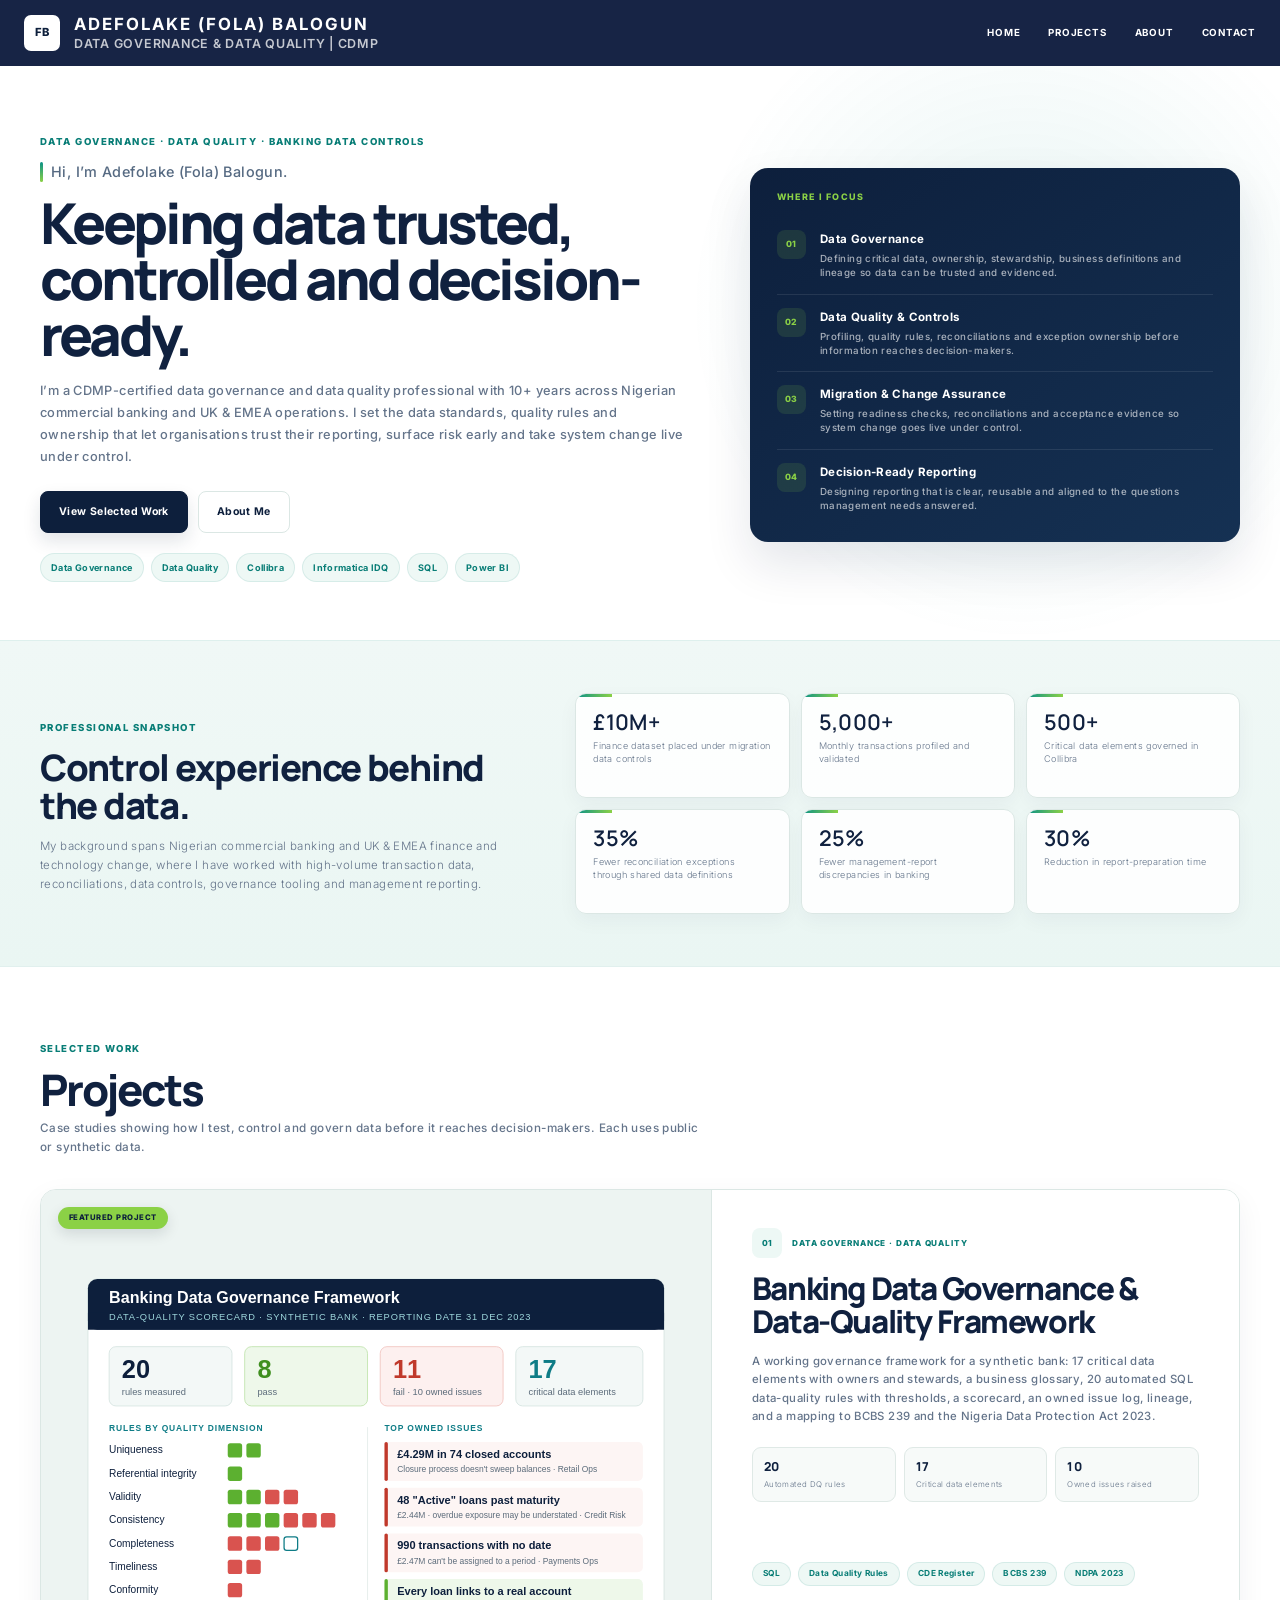
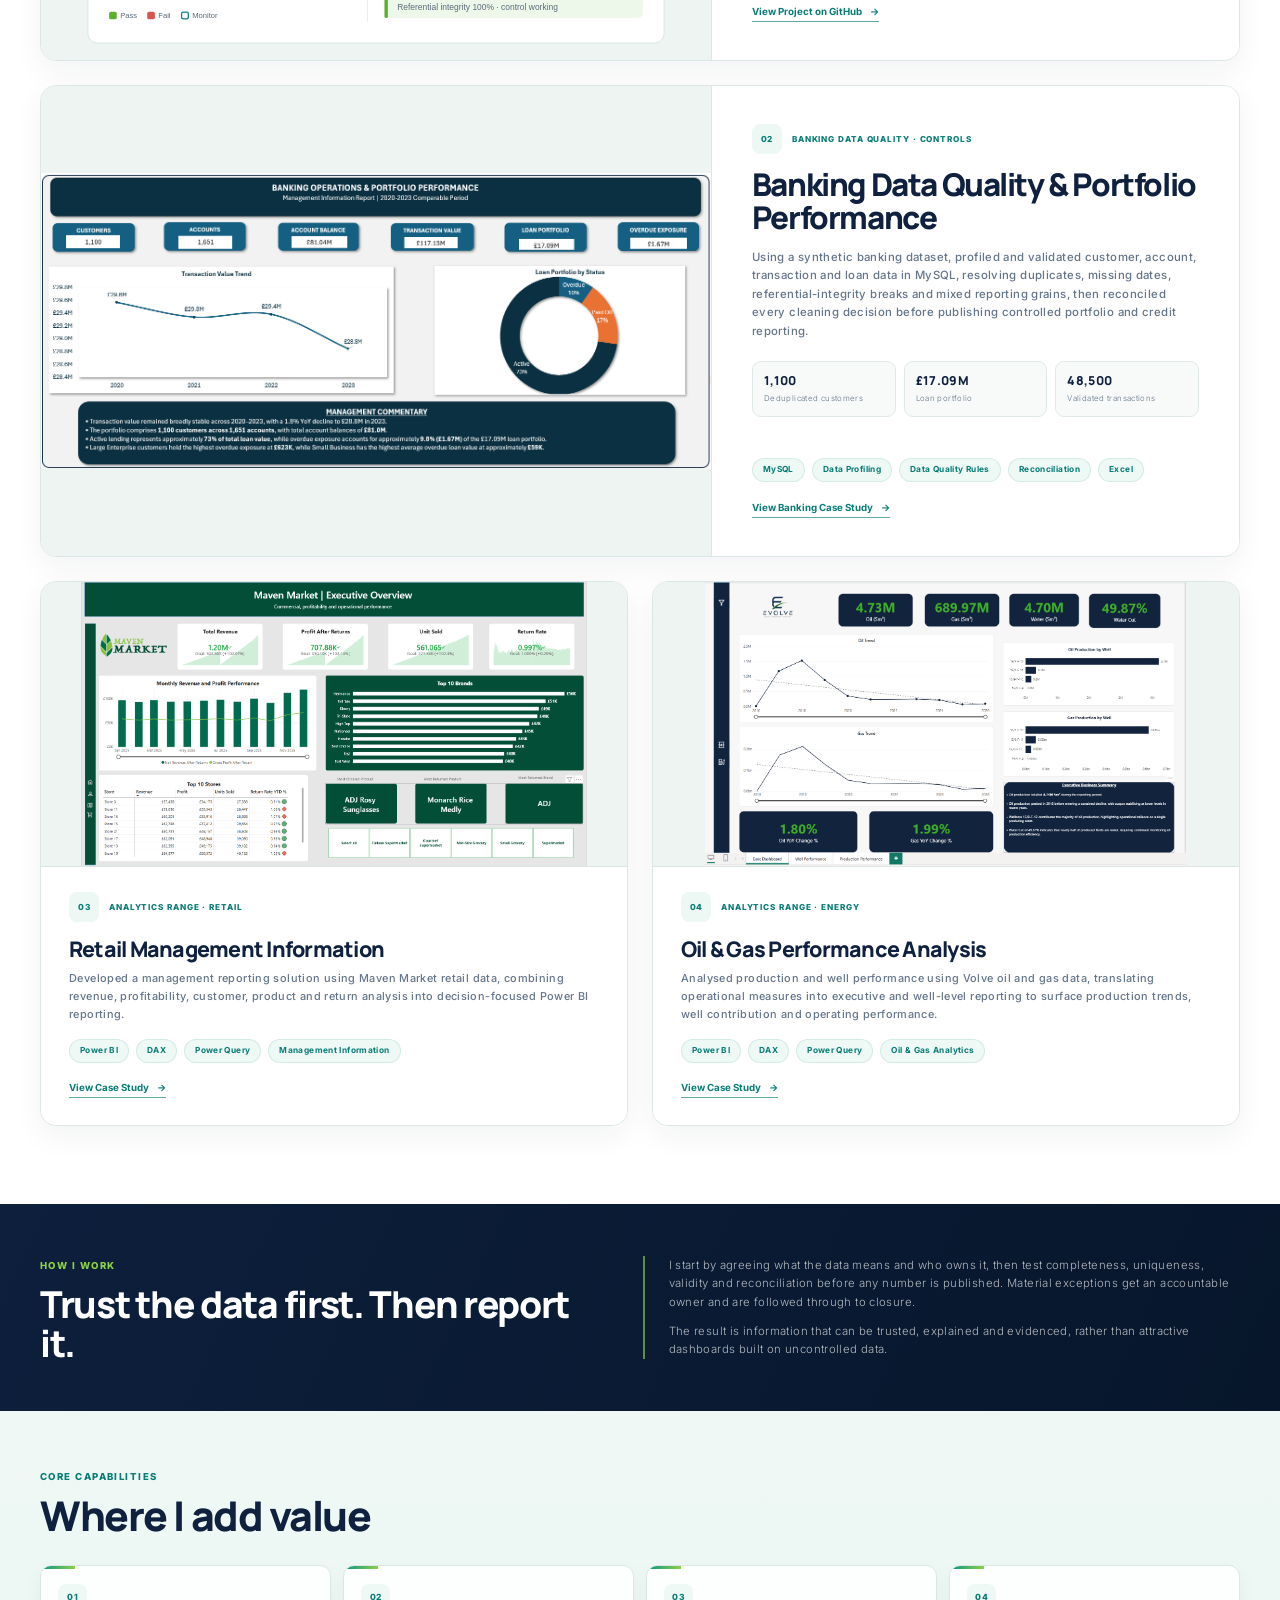
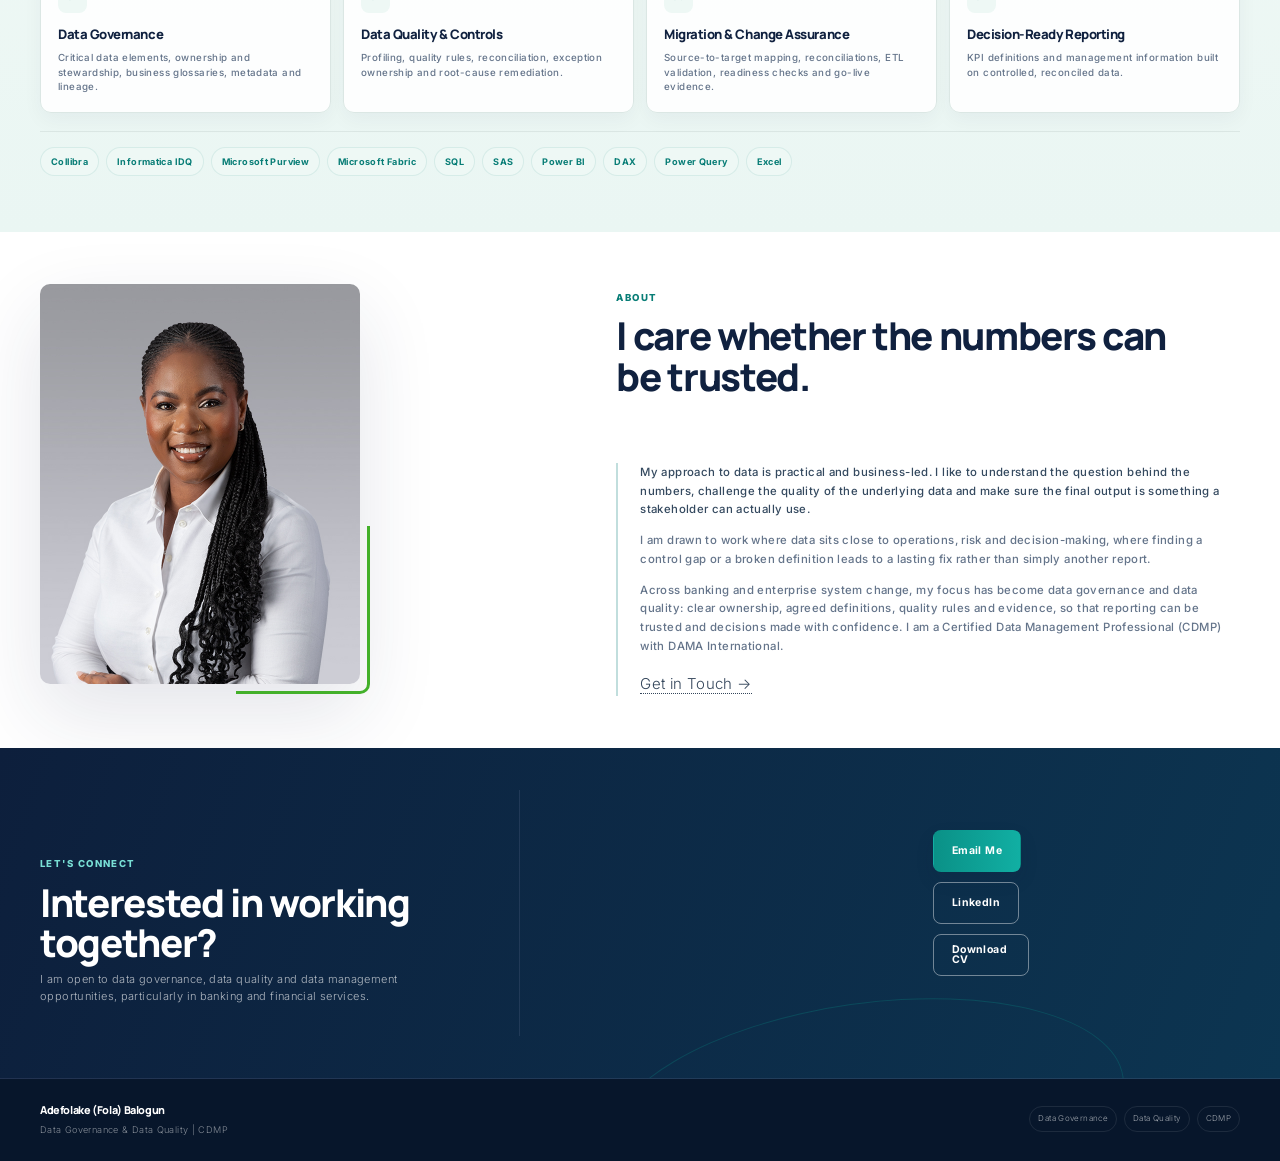
<file: index.html>
<!DOCTYPE HTML>

<html lang="en">

<head>

    <title>Adefolake (Fola) Balogun | Data Governance &amp; Data Quality | CDMP</title>

    <meta charset="utf-8" />

    <meta
        name="viewport"
        content="width=device-width, initial-scale=1, user-scalable=no"
    />

    <meta
        name="description"
        content="Portfolio of Adefolake (Fola) Balogun, a CDMP-certified data governance and data quality professional specialising in banking data controls, critical data, data quality rules, lineage, migration assurance and decision-ready reporting."
    />

    <link
        rel="stylesheet"
        href="assets/css/main.css"
    />

    <link
        rel="stylesheet"
        href="assets/css/home.css?v=20261103"
    />

    <noscript>

        <link
            rel="stylesheet"
            href="assets/css/noscript.css"
        />

    </noscript>

</head>


<body class="home-page">


<div id="wrapper">


    <!-- =====================================================
         HEADER
         ===================================================== -->

    <header id="header">

        <div class="home-header-inner">

            <a
                href="index.html"
                class="logo banking-brand"
                aria-label="Fola Balogun home"
            >
                FB
            </a>


            <div class="home-header-identity">

                <strong>
                    Adefolake (Fola) Balogun
                </strong>

                <span>
                    Data Governance &amp; Data Quality | CDMP
                </span>

            </div>


            <nav class="home-desktop-nav">

                <a
                    href="#home"
                    class="scrolly"
                >
                    Home
                </a>

                <a
                    href="#projects"
                    class="scrolly"
                >
                    Projects
                </a>

                <a
                    href="#about"
                    class="scrolly"
                >
                    About
                </a>

                <a
                    href="#contact"
                    class="scrolly"
                >
                    Contact
                </a>

            </nav>


            <nav class="home-menu-trigger">

                <a href="#menu">
                    Menu
                </a>

            </nav>

        </div>

    </header>



    <!-- =====================================================
         MOBILE / OFF-CANVAS MENU
         ===================================================== -->

    <nav id="menu">

        <ul class="links">

            <li>
                <a
                    href="#home"
                    class="scrolly"
                >
                    Home
                </a>
            </li>

            <li>
                <a
                    href="#projects"
                    class="scrolly"
                >
                    Projects
                </a>
            </li>

            <li>
                <a
                    href="#capabilities"
                    class="scrolly"
                >
                    Capabilities
                </a>
            </li>

            <li>
                <a
                    href="#about"
                    class="scrolly"
                >
                    About
                </a>
            </li>

            <li>
                <a
                    href="#contact"
                    class="scrolly"
                >
                    Contact
                </a>
            </li>

        </ul>

    </nav>



    <!-- =====================================================
         HERO
         ===================================================== -->

    <section
        id="home"
        class="portfolio-hero"
    >

        <div class="inner portfolio-hero-grid">


            <!-- LEFT -->

            <div class="portfolio-hero-copy">

                <span class="portfolio-eyebrow">
                    DATA GOVERNANCE · DATA QUALITY · BANKING DATA CONTROLS
                </span>


                <p class="portfolio-intro">
                    Hi, I’m Adefolake (Fola) Balogun.
                </p>


                <h1>
                    Keeping data trusted,
                    controlled and decision-ready.
                </h1>


                <p class="portfolio-hero-intro">

                    I’m a CDMP-certified data governance and data quality
                    professional with 10+ years across Nigerian commercial
                    banking and UK &amp; EMEA operations. I set the data
                    standards, quality rules and ownership that let
                    organisations trust their reporting, surface risk early
                    and take system change live under control.

                </p>


                <div class="portfolio-hero-actions">

                    <a
                        href="#projects"
                        class="portfolio-btn portfolio-btn-primary"
                    >
                        View Selected Work
                    </a>

                    <a
                        href="#about"
                        class="portfolio-btn portfolio-btn-secondary scrolly"
                    >
                        About Me
                    </a>

                </div>


                <div class="portfolio-hero-skills">

                    <span>Data Governance</span>
                    <span>Data Quality</span>
                    <span>Collibra</span>
                    <span>Informatica IDQ</span>
                    <span>SQL</span>
                    <span>Power BI</span>

                </div>

            </div>



            <!-- RIGHT -->

            <aside class="portfolio-hero-panel">

                <span class="portfolio-panel-label">
                    WHERE I FOCUS
                </span>


                <div class="portfolio-focus-item">

                    <span>01</span>

                    <div>

                        <strong>
                            Data Governance
                        </strong>

                        <p>
                            Defining critical data, ownership, stewardship,
                            business definitions and lineage so data can be
                            trusted and evidenced.
                        </p>

                    </div>

                </div>


                <div class="portfolio-focus-item">

                    <span>02</span>

                    <div>

                        <strong>
                            Data Quality & Controls
                        </strong>

                        <p>
                            Profiling, quality rules, reconciliations and
                            exception ownership before information
                            reaches decision-makers.
                        </p>

                    </div>

                </div>


                <div class="portfolio-focus-item">

                    <span>03</span>

                    <div>

                        <strong>
                            Migration &amp; Change Assurance
                        </strong>

                        <p>
                            Setting readiness checks, reconciliations and
                            acceptance evidence so system change goes live
                            under control.
                        </p>

                    </div>

                </div>


                <div class="portfolio-focus-item">

                    <span>04</span>

                    <div>

                        <strong>
                            Decision-Ready Reporting
                        </strong>

                        <p>
                            Designing reporting that is clear, reusable and
                            aligned to the questions management needs answered.
                        </p>

                    </div>

                </div>

            </aside>

        </div>

    </section>



    <!-- =====================================================
         PROFESSIONAL IMPACT
         ===================================================== -->

    <section class="portfolio-proof">

        <div class="inner portfolio-proof-grid">


            <div class="portfolio-proof-intro">

                <span class="portfolio-section-label">
                    PROFESSIONAL SNAPSHOT
                </span>


                <h2>
                    Control experience behind the data.
                </h2>


                <p>

                    My background spans Nigerian commercial banking and UK &amp;
                    EMEA finance and technology change, where I have worked
                    with high-volume transaction data, reconciliations, data
                    controls, governance tooling and management reporting.

                </p>

            </div>



            <div class="portfolio-impact-grid">

                <article>

                    <strong>
                        £10M+
                    </strong>

                    <span>
                        Finance dataset placed under migration data controls
                    </span>

                </article>

                <article>

                    <strong>
                        5,000+
                    </strong>

                    <span>
                        Monthly transactions profiled and validated
                    </span>

                </article>

                <article>

                    <strong>
                        500+
                    </strong>

                    <span>
                        Critical data elements governed in Collibra
                    </span>

                </article>

                <article>

                    <strong>
                        35%
                    </strong>

                    <span>
                        Fewer reconciliation exceptions through shared data definitions
                    </span>

                </article>

                <article>

                    <strong>
                        25%
                    </strong>

                    <span>
                        Fewer management-report discrepancies in banking
                    </span>

                </article>

                <article>

                    <strong>
                        30%
                    </strong>

                    <span>
                        Reduction in report-preparation time
                    </span>

                </article>

            </div>

        </div>

    </section>



    <!-- =====================================================
         SELECTED WORK
         ===================================================== -->

   <section id="projects" class="hp-projects">

    <div class="inner">

        <header class="hp-projects-heading">

            <span class="portfolio-section-label">
                SELECTED WORK
            </span>

            <h2>
                Projects
            </h2>

            <p>
                Case studies showing how I test, control and govern data
                before it reaches decision-makers. Each uses public or
                synthetic data.
            </p>

        </header>


        <div class="hp-projects-grid">


            <!-- =================================================
                 01 — GOVERNANCE FRAMEWORK (FEATURED)
                 ================================================= -->

            <article class="hp-project hp-project--featured">


                <div class="hp-project-media">

                    <span class="hp-featured-badge">
                        Featured Project
                    </span>

                    <img
                        src="images/governance-framework.svg"
                        alt="Data-quality scorecard for the banking data governance framework: 20 rules, 8 pass, 11 fail, 17 critical data elements"
                    >

                </div>


                <div class="hp-project-body">

                    <div class="hp-project-meta">

                        <span class="hp-project-number">
                            01
                        </span>

                        <span class="hp-project-category">
                            Data Governance · Data Quality
                        </span>

                    </div>


                    <h3>
                        Banking Data Governance &amp;
                        Data-Quality Framework
                    </h3>


                    <p class="hp-project-description">

                        A working governance framework for a synthetic bank:
                        17 critical data elements with owners and stewards, a
                        business glossary, 20 automated SQL data-quality rules
                        with thresholds, a scorecard, an owned issue log,
                        lineage, and a mapping to BCBS 239 and the Nigeria
                        Data Protection Act 2023.

                    </p>


                    <div class="hp-project-kpis">

                        <div>
                            <strong>
                                20
                            </strong>

                            <span>
                                Automated DQ rules
                            </span>
                        </div>


                        <div>
                            <strong>
                                17
                            </strong>

                            <span>
                                Critical data elements
                            </span>
                        </div>


                        <div>
                            <strong>
                                10
                            </strong>

                            <span>
                                Owned issues raised
                            </span>
                        </div>

                    </div>


                    <div class="hp-project-tags">

                        <span>SQL</span>
                        <span>Data Quality Rules</span>
                        <span>CDE Register</span>
                        <span>BCBS 239</span>
                        <span>NDPA 2023</span>

                    </div>


                    <a
                        href="https://github.com/adefolakemibalogun/banking-data-governance-framework"
                        class="hp-project-link"
                        target="_blank"
                        rel="noopener"
                    >
                        View Project on GitHub
                        <span aria-hidden="true">→</span>
                    </a>

                </div>

            </article>



            <!-- =================================================
                 02 — BANKING DATA QUALITY CASE STUDY
                 ================================================= -->

            <article class="hp-project hp-project--featured">


                <div class="hp-project-media">

                    <img
                        src="images/banking-page-1.png"
                        alt="Banking data quality and portfolio performance report"
                    >

                </div>


                <div class="hp-project-body">

                    <div class="hp-project-meta">

                        <span class="hp-project-number">
                            02
                        </span>

                        <span class="hp-project-category">
                            Banking Data Quality · Controls
                        </span>

                    </div>


                    <h3>
                        Banking Data Quality &amp;
                        Portfolio Performance
                    </h3>


                    <p class="hp-project-description">

                        Using a synthetic banking dataset, profiled and validated
                        customer, account, transaction and loan data in MySQL,
                        resolving duplicates, missing dates, referential-integrity
                        breaks and mixed reporting grains, then reconciled every
                        cleaning decision before publishing controlled portfolio
                        and credit reporting.

                    </p>


                    <div class="hp-project-kpis">

                        <div>
                            <strong>
                                1,100
                            </strong>

                            <span>
                                Deduplicated customers
                            </span>
                        </div>


                        <div>
                            <strong>
                                £17.09M
                            </strong>

                            <span>
                                Loan portfolio
                            </span>
                        </div>


                        <div>
                            <strong>
                                48,500
                            </strong>

                            <span>
                                Validated transactions
                            </span>
                        </div>

                    </div>


                    <div class="hp-project-tags">

                        <span>MySQL</span>
                        <span>Data Profiling</span>
                        <span>Data Quality Rules</span>
                        <span>Reconciliation</span>
                        <span>Excel</span>

                    </div>


                    <a
                        href="banking-operations.html"
                        class="hp-project-link"
                    >
                        View Banking Case Study
                        <span aria-hidden="true">→</span>
                    </a>

                </div>

            </article>



            <!-- =================================================
                 02 — MAVEN
                 ================================================= -->

            <article class="hp-project hp-project--supporting">


                <div class="hp-project-media">

                    <img
                        src="images/maven-executive-dashboard.png"
                        alt="Maven Market Management Information dashboard"
                    >

                </div>


                <div class="hp-project-body">

                    <div class="hp-project-meta">

                        <span class="hp-project-number">
                            03
                        </span>

                        <span class="hp-project-category">
                            Analytics Range · Retail
                        </span>

                    </div>


                    <h3>
                        Retail Management Information
                    </h3>


                    <p class="hp-project-description">

                        Developed a management reporting solution using Maven
                        Market retail data, combining revenue, profitability,
                        customer, product and return analysis into
                        decision-focused Power BI reporting.

                    </p>


                    <div class="hp-project-tags">

                        <span>Power BI</span>
                        <span>DAX</span>
                        <span>Power Query</span>
                        <span>Management Information</span>

                    </div>


                    <a
                        href="management-information.html"
                        class="hp-project-link"
                    >
                        View Case Study
                        <span aria-hidden="true">→</span>
                    </a>

                </div>

            </article>



<!-- =================================================
     03 — EVOLVE
     ================================================= -->

<article class="hp-project hp-project--supporting">

    <div class="hp-project-media">

        <img
            src="images/evolve/Executive Dashboard.png"
            alt="Volve Oil and Gas Performance Analysis Power BI dashboard"
        >

    </div>

    <div class="hp-project-body">

        <div class="hp-project-meta">

            <span class="hp-project-number">
                04
            </span>

            <span class="hp-project-category">
                Analytics Range · Energy
            </span>

        </div>

        <h3>
            Oil &amp; Gas Performance Analysis
        </h3>

        <p class="hp-project-description">
            Analysed production and well performance using Volve oil and gas
            data, translating operational measures into executive and
            well-level reporting to surface production trends, well
            contribution and operating performance.
        </p>

        <div class="hp-project-tags">
            <span>Power BI</span>
            <span>DAX</span>
            <span>Power Query</span>
            <span>Oil &amp; Gas Analytics</span>
        </div>

        <a
            href="evolve.html"
            class="hp-project-link"
        >
            View Case Study
            <span aria-hidden="true">→</span>
        </a>

    </div>

</article>


        </div>

    </div>

</section>


    <!-- =====================================================
         HOW I WORK
         ===================================================== -->

    <section class="portfolio-approach">

        <div class="inner portfolio-approach-grid">


            <div>

                <span class="portfolio-section-label">
                    HOW I WORK
                </span>


                <h2>
                    Trust the data first.
                    Then report it.
                </h2>

            </div>



            <div class="approach-copy">

                <p>

                    I start by agreeing what the data means and who owns it,
                    then test completeness, uniqueness, validity and
                    reconciliation before any number is published. Material
                    exceptions get an accountable owner and are followed
                    through to closure.

                </p>


                <p>

                    The result is information that can be trusted, explained
                    and evidenced, rather than attractive dashboards built on
                    uncontrolled data.

                </p>

            </div>

        </div>

    </section>



    <!-- =====================================================
         CAPABILITIES
         ===================================================== -->

    <section
        id="capabilities"
        class="portfolio-capabilities"
    >

        <div class="inner">


            <header class="portfolio-section-heading">

                <span class="portfolio-section-label">
                    CORE CAPABILITIES
                </span>


                <h2>
                    Where I add value
                </h2>

            </header>



            <div class="capability-grid">


                <article>

                    <span class="capability-number">
                        01
                    </span>


                    <h3>
                        Data Governance
                    </h3>


                    <p>
                        Critical data elements, ownership and stewardship,
                        business glossaries, metadata and lineage.
                    </p>

                </article>



                <article>

                    <span class="capability-number">
                        02
                    </span>


                    <h3>
                        Data Quality & Controls
                    </h3>


                    <p>
                        Profiling, quality rules, reconciliation, exception
                        ownership and root-cause remediation.
                    </p>

                </article>



                <article>

                    <span class="capability-number">
                        03
                    </span>


                    <h3>
                        Migration &amp; Change Assurance
                    </h3>


                    <p>
                        Source-to-target mapping, reconciliations, ETL
                        validation, readiness checks and go-live evidence.
                    </p>

                </article>



                <article>

                    <span class="capability-number">
                        04
                    </span>


                    <h3>
                        Decision-Ready Reporting
                    </h3>


                    <p>
                        KPI definitions and management information built on
                        controlled, reconciled data.
                    </p>

                </article>

            </div>



            <div class="technology-strip">

                <span>Collibra</span>
                <span>Informatica IDQ</span>
                <span>Microsoft Purview</span>
                <span>Microsoft Fabric</span>
                <span>SQL</span>
                <span>SAS</span>
                <span>Power BI</span>
                <span>DAX</span>
                <span>Power Query</span>
                <span>Excel</span>

            </div>

        </div>

    </section>



    <!-- =====================================================
         ABOUT
         ===================================================== -->

    <section
        id="about"
        class="portfolio-about"
    >

      <div class="inner portfolio-about-grid">

    <figure class="portfolio-about-photo">
        <img
            src="images/profile/fola-balogun-headshot.jpg"
            alt="Professional headshot of Adefolake (Fola) Balogun">
    </figure>

    <div>
        <span class="portfolio-section-label">
            ABOUT
        </span>

        <h2>
            I care whether the numbers can be trusted.
        </h2>
    </div>

         <div class="portfolio-about-copy">

    <p>
        My approach to data is practical and business-led.
        I like to understand the question behind the numbers, challenge the quality
        of the underlying data and make sure the final output is something a
        stakeholder can actually use.
    </p>

    <p>
        I am drawn to work where data sits close to operations, risk and decision-making,
        where finding a control gap or a broken definition leads to a lasting fix rather
        than simply another report.
    </p>

    <p>
        Across banking and enterprise system change, my focus has become data
        governance and data quality: clear ownership, agreed definitions, quality
        rules and evidence, so that reporting can be trusted and decisions made
        with confidence. I am a Certified Data Management Professional (CDMP)
        with DAMA International.
    </p>

    <a href="#contact" class="project-link scrolly">
        Get in Touch →
    </a>

</div>

        </div>

    </section>



    <!-- =====================================================
         CONTACT
         ===================================================== -->

    <section
        id="contact"
        class="portfolio-contact"
    >

        <div class="inner portfolio-contact-grid">


            <div>

                <span class="portfolio-section-label">
                    LET'S CONNECT
                </span>


                <h2>
                    Interested in working together?
                </h2>


                <p>

                    I am open to data governance, data quality and data
                    management opportunities, particularly in banking and
                    financial services.

                </p>

            </div>



            <div class="portfolio-contact-actions">


                <a
                    href="mailto:adefolakemi.balogun@gmail.com"
                    class="portfolio-btn portfolio-btn-primary"
                >
                    Email Me
                </a>


                <a
                    href="https://www.linkedin.com/in/adefolake-balogun"
                    class="portfolio-btn portfolio-btn-secondary"
                    target="_blank"
                    rel="noopener"
                >
                    LinkedIn
                </a>


                <a
                    href="Files/Adefolake%20Balogun.pdf"
                    class="portfolio-btn portfolio-btn-secondary"
                    download
                >
                    Download CV
                </a>

            </div>

        </div>

    </section>



    <!-- =====================================================
         FOOTER
         ===================================================== -->

    <footer id="footer">

        <section>

            <div class="home-footer-inner">

                <div>

                    <h3>
                        Adefolake (Fola) Balogun
                    </h3>

                    <p>
                        Data Governance &amp; Data Quality | CDMP
                    </p>

                </div>


                <div class="home-footer-meta">

                    <span>
                        Data Governance
                    </span>

                    <span>
                        Data Quality
                    </span>

                    <span>
                        CDMP
                    </span>

                </div>

            </div>

        </section>

    </footer>


</div>



<!-- =========================================================
     SCRIPTS
     ========================================================= -->

<script src="assets/js/jquery.min.js"></script>

<script src="assets/js/jquery.scrolly.min.js"></script>

<script src="assets/js/jquery.scrollex.min.js"></script>

<script src="assets/js/browser.min.js"></script>

<script src="assets/js/breakpoints.min.js"></script>

<script src="assets/js/util.js"></script>

<script src="assets/js/main.js"></script>


</body>

</html>
</file>
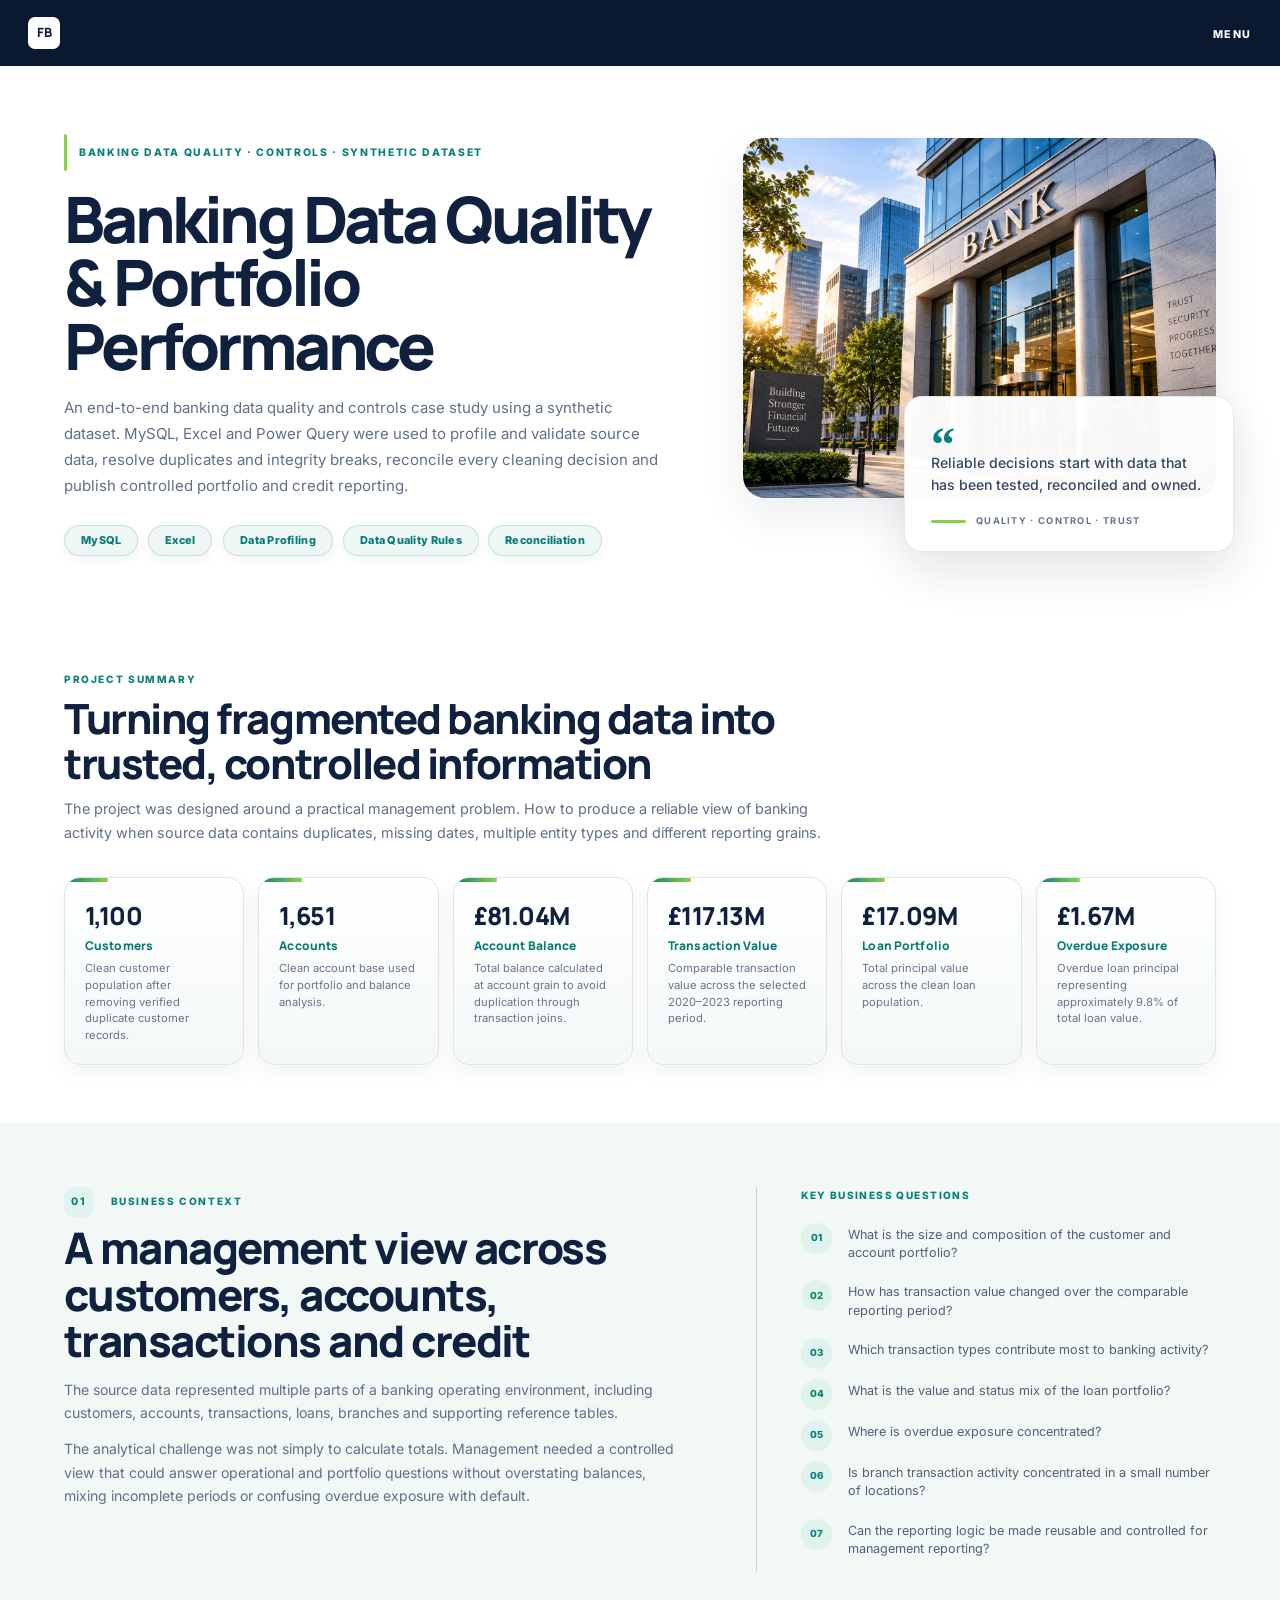
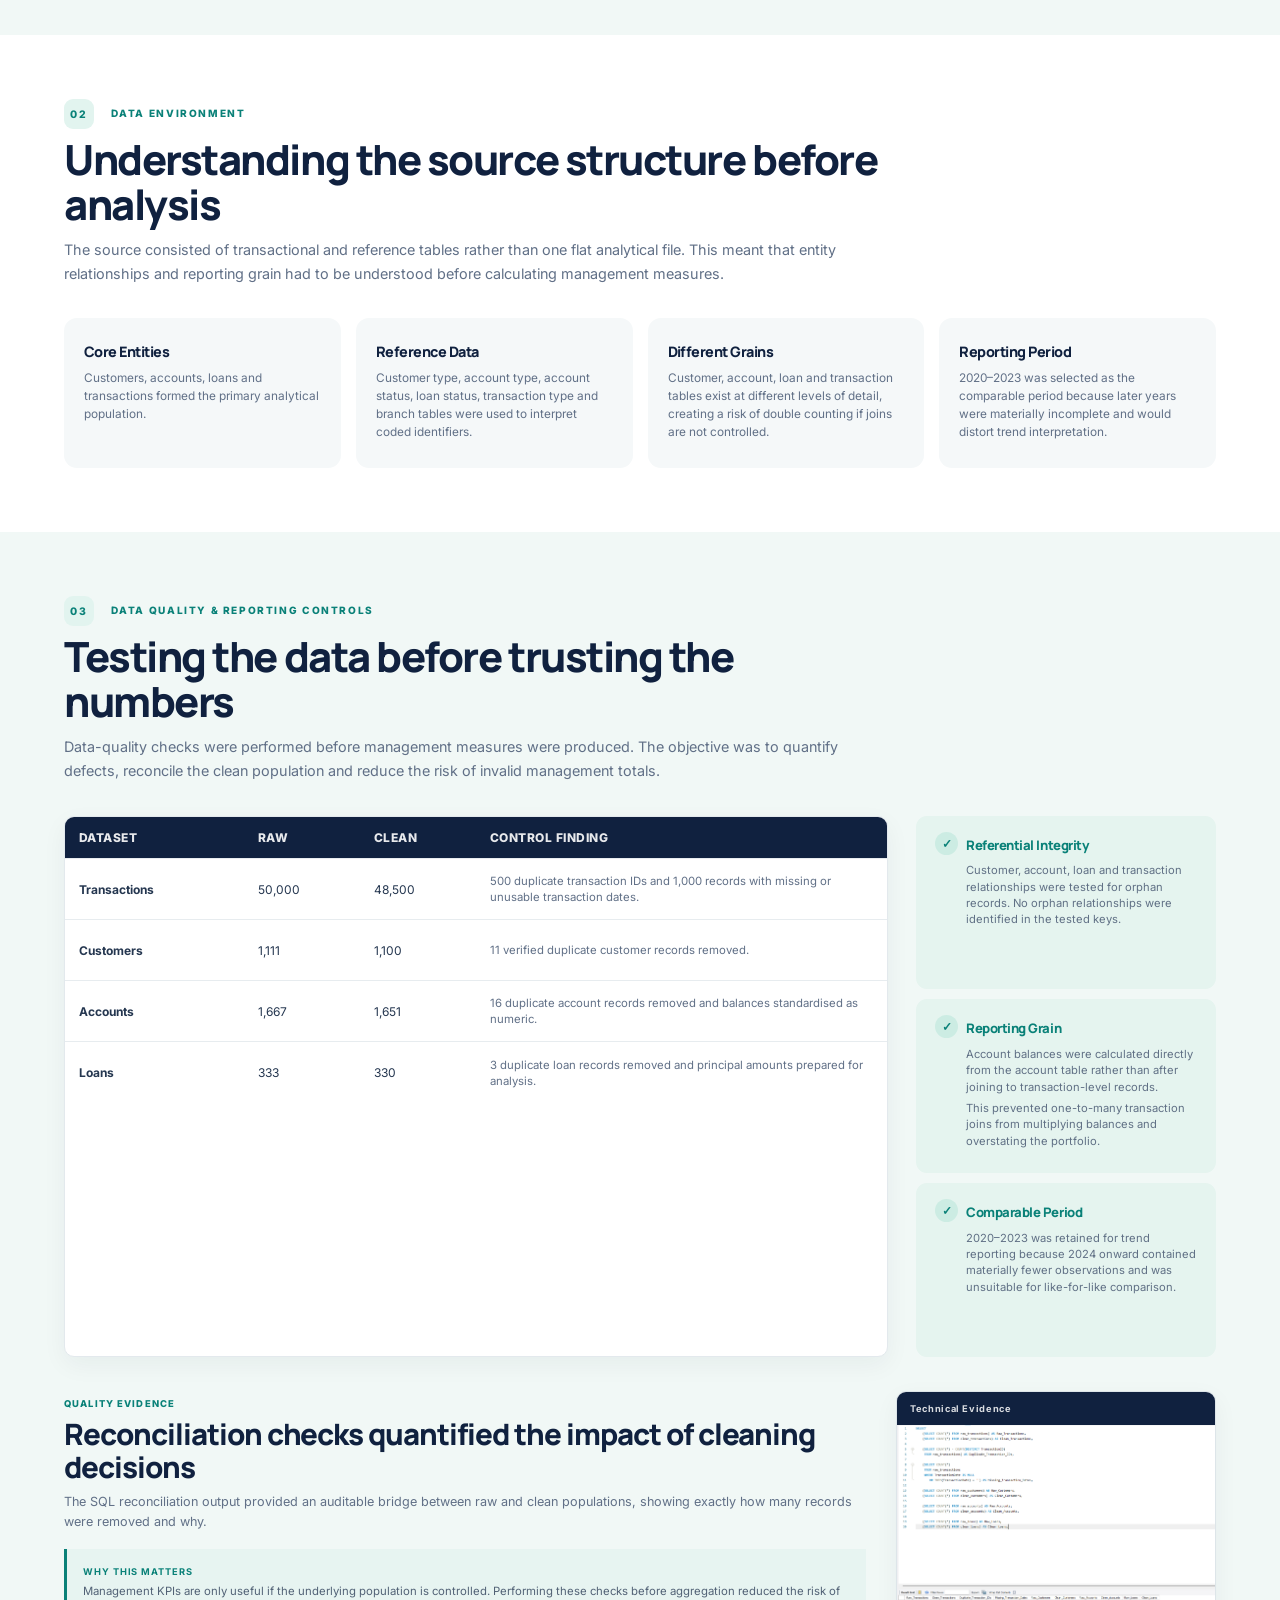
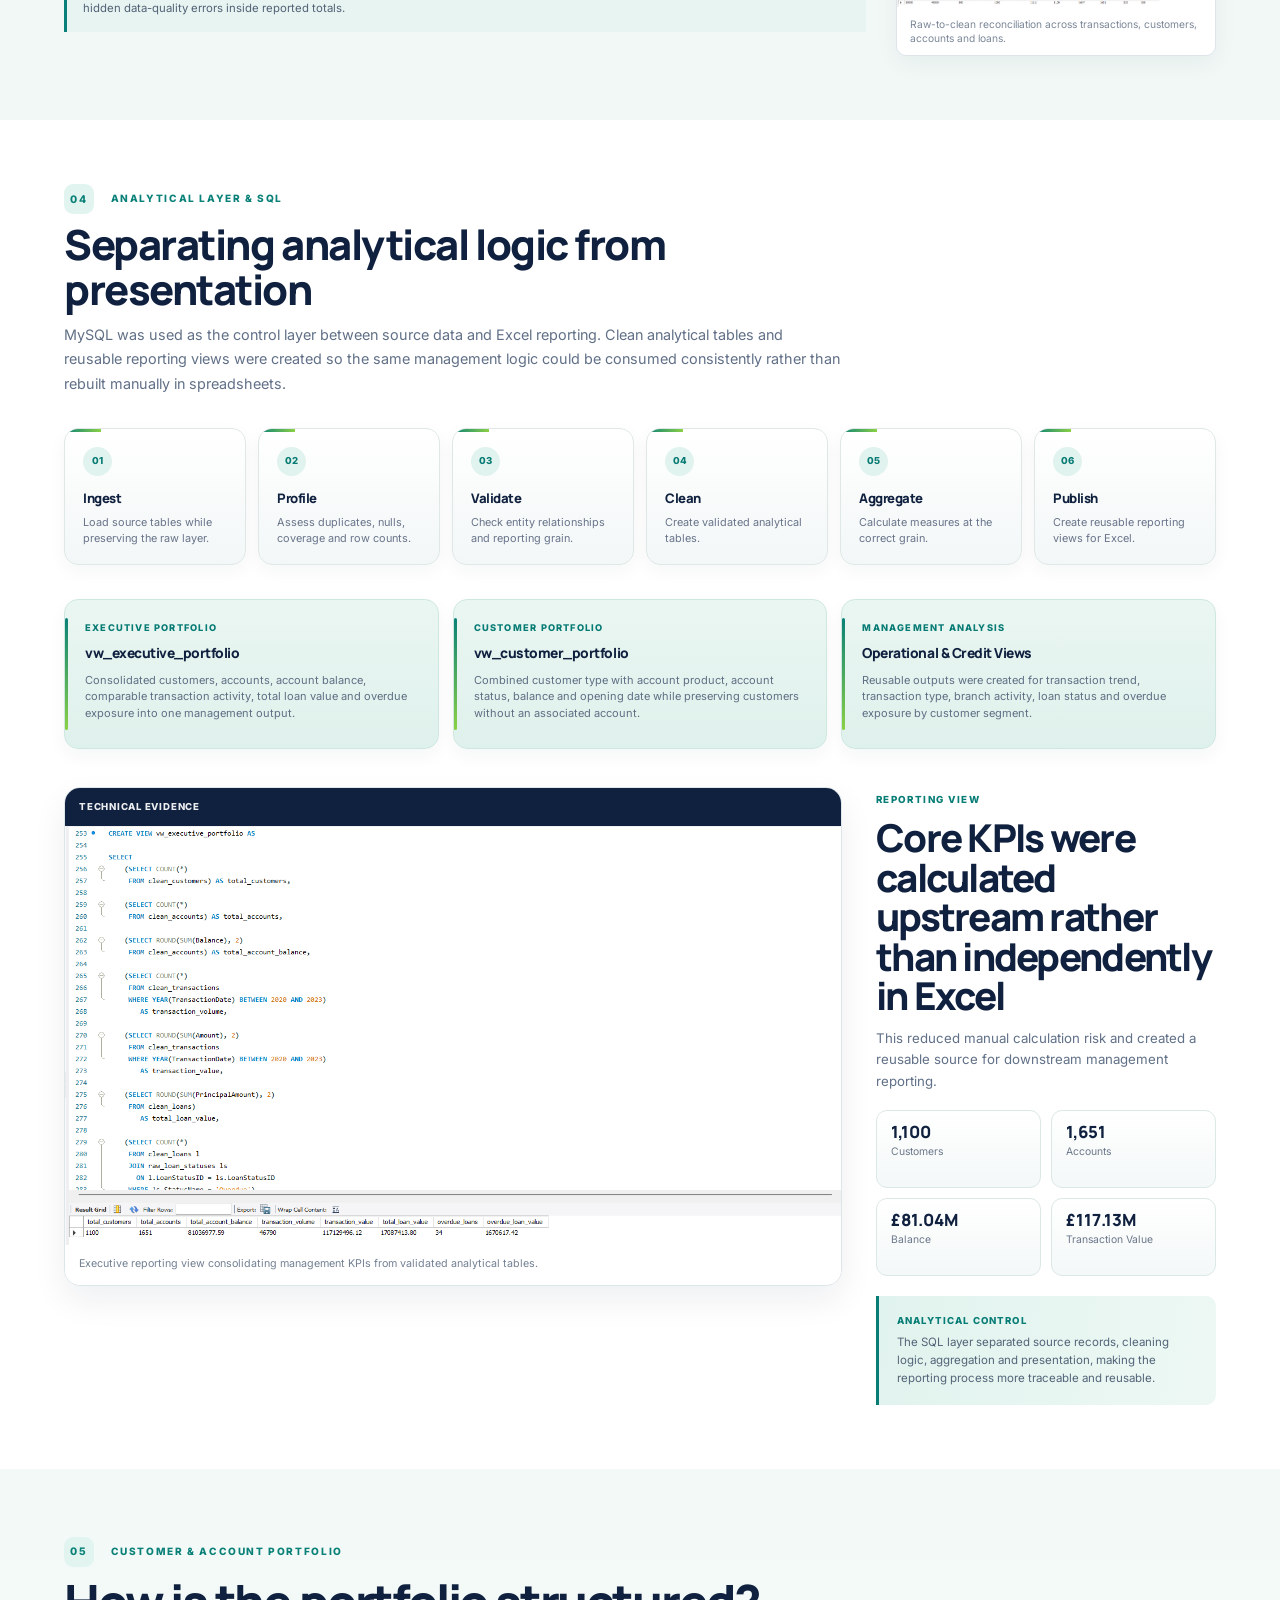
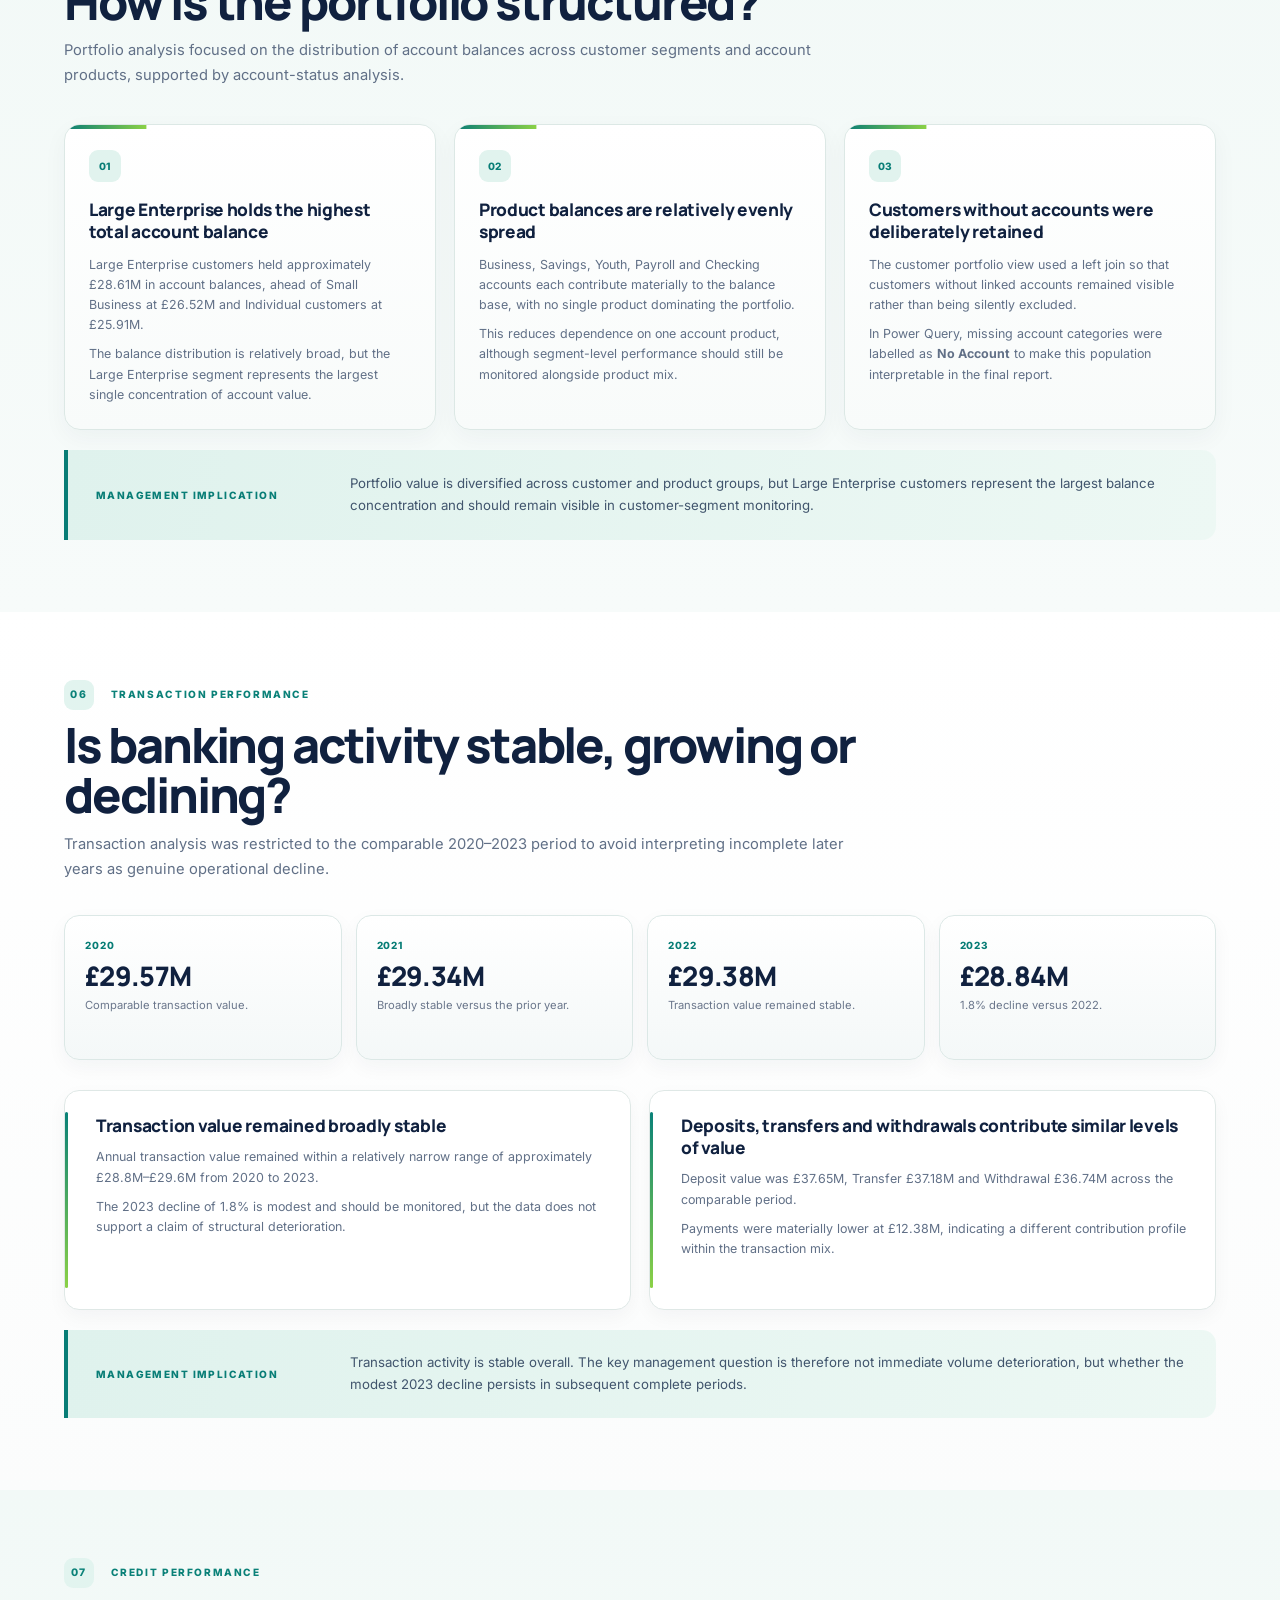
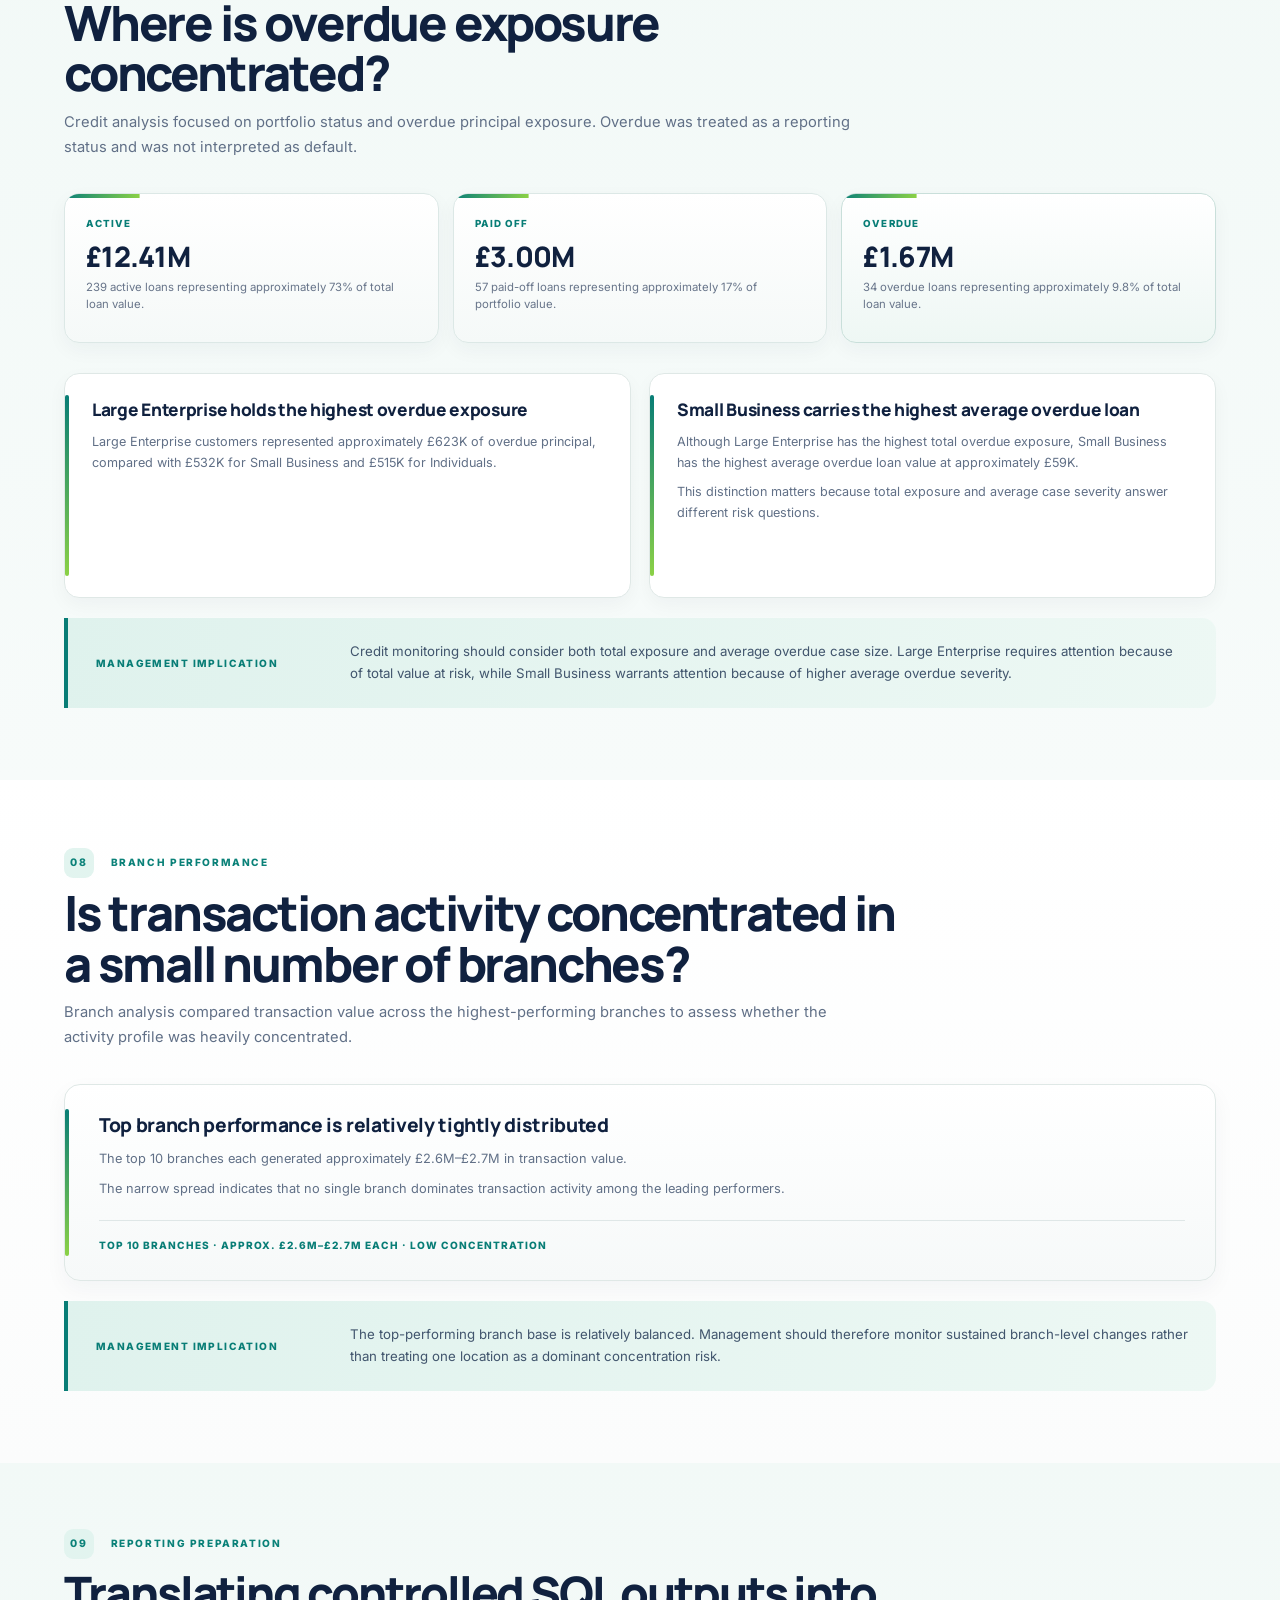
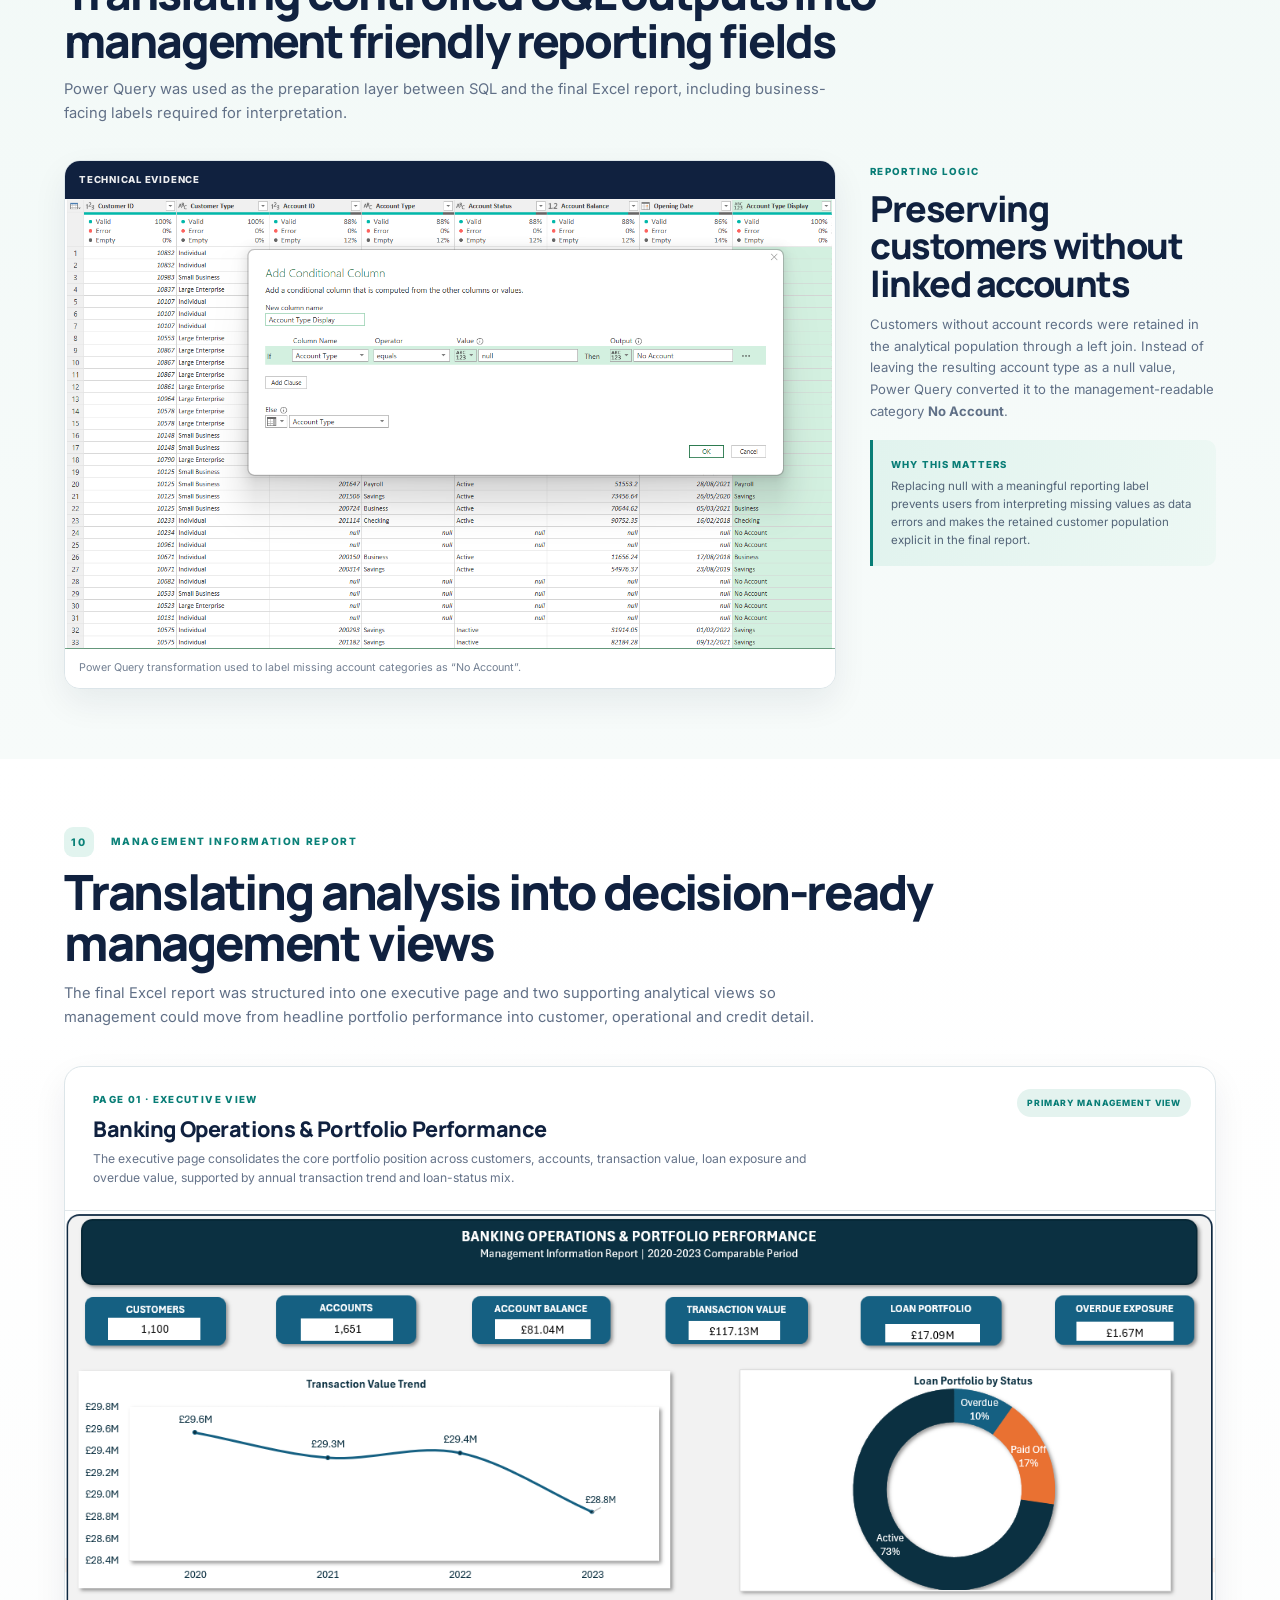
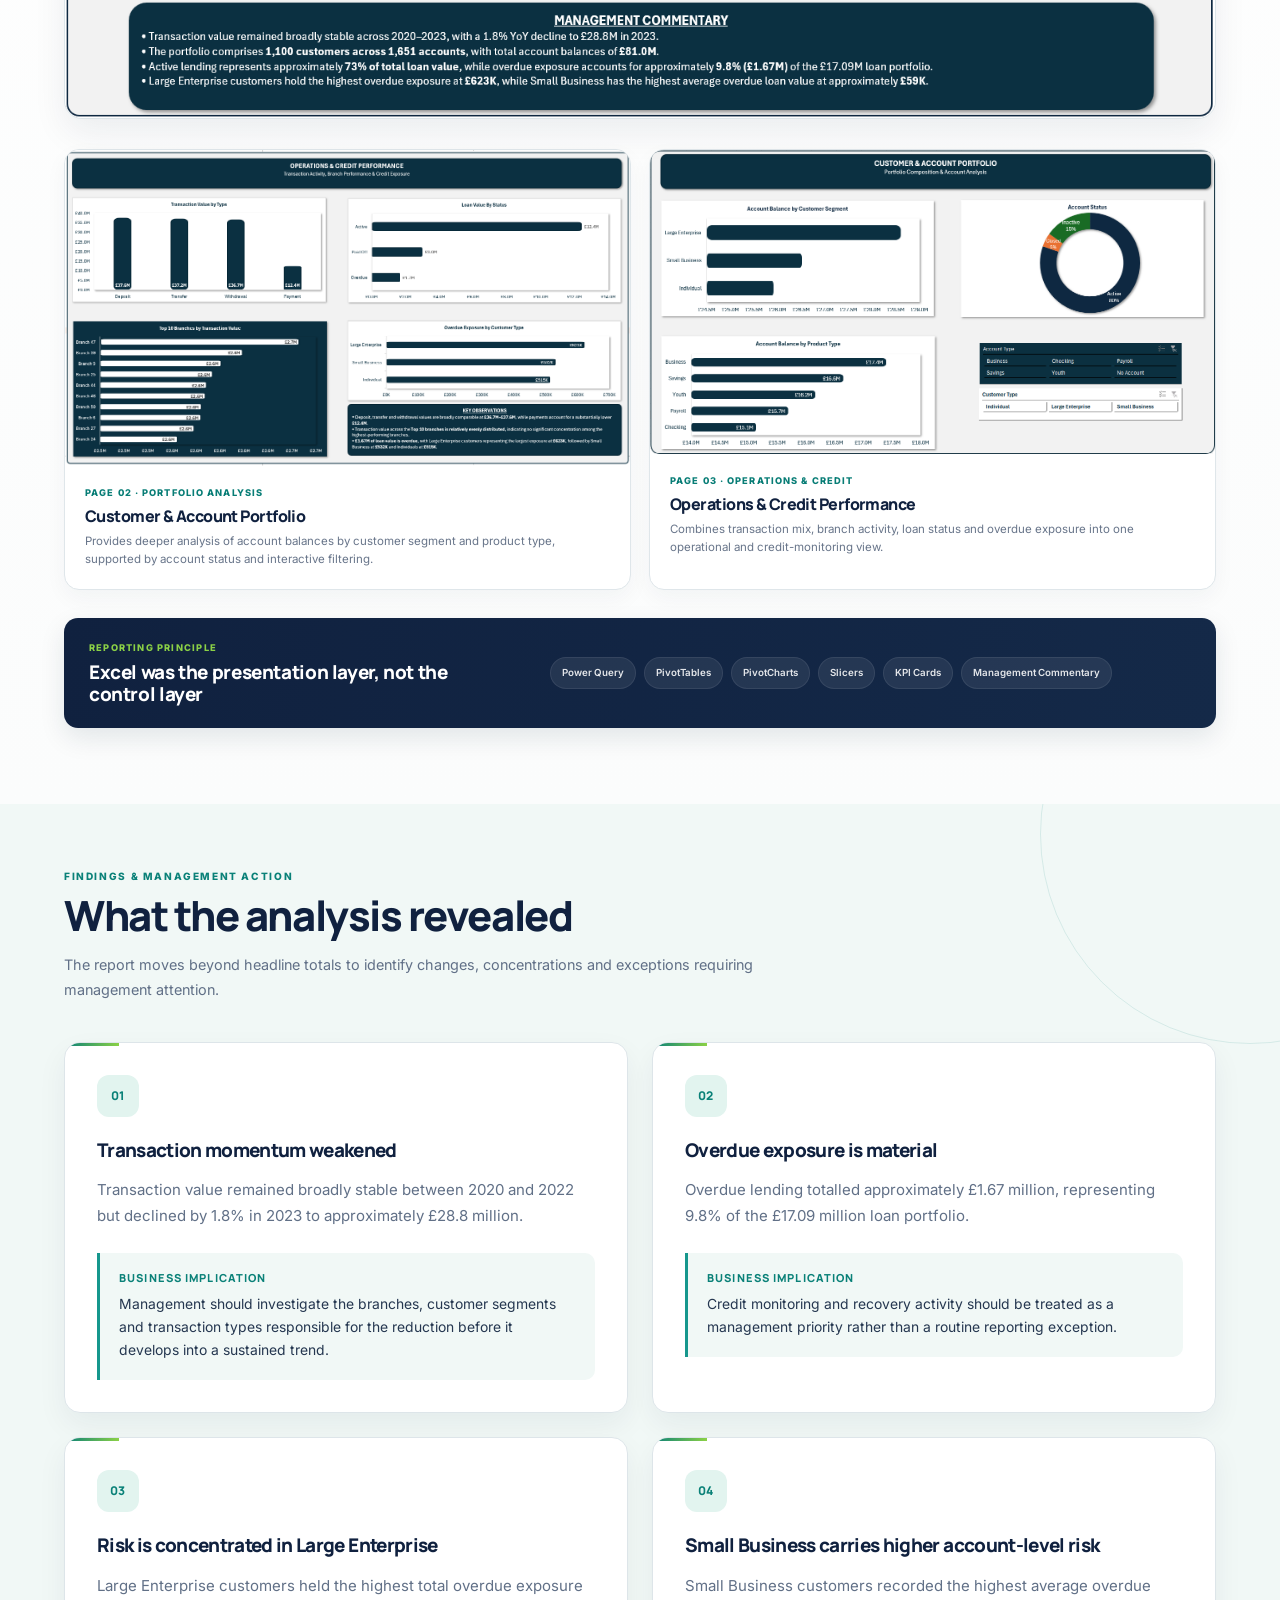
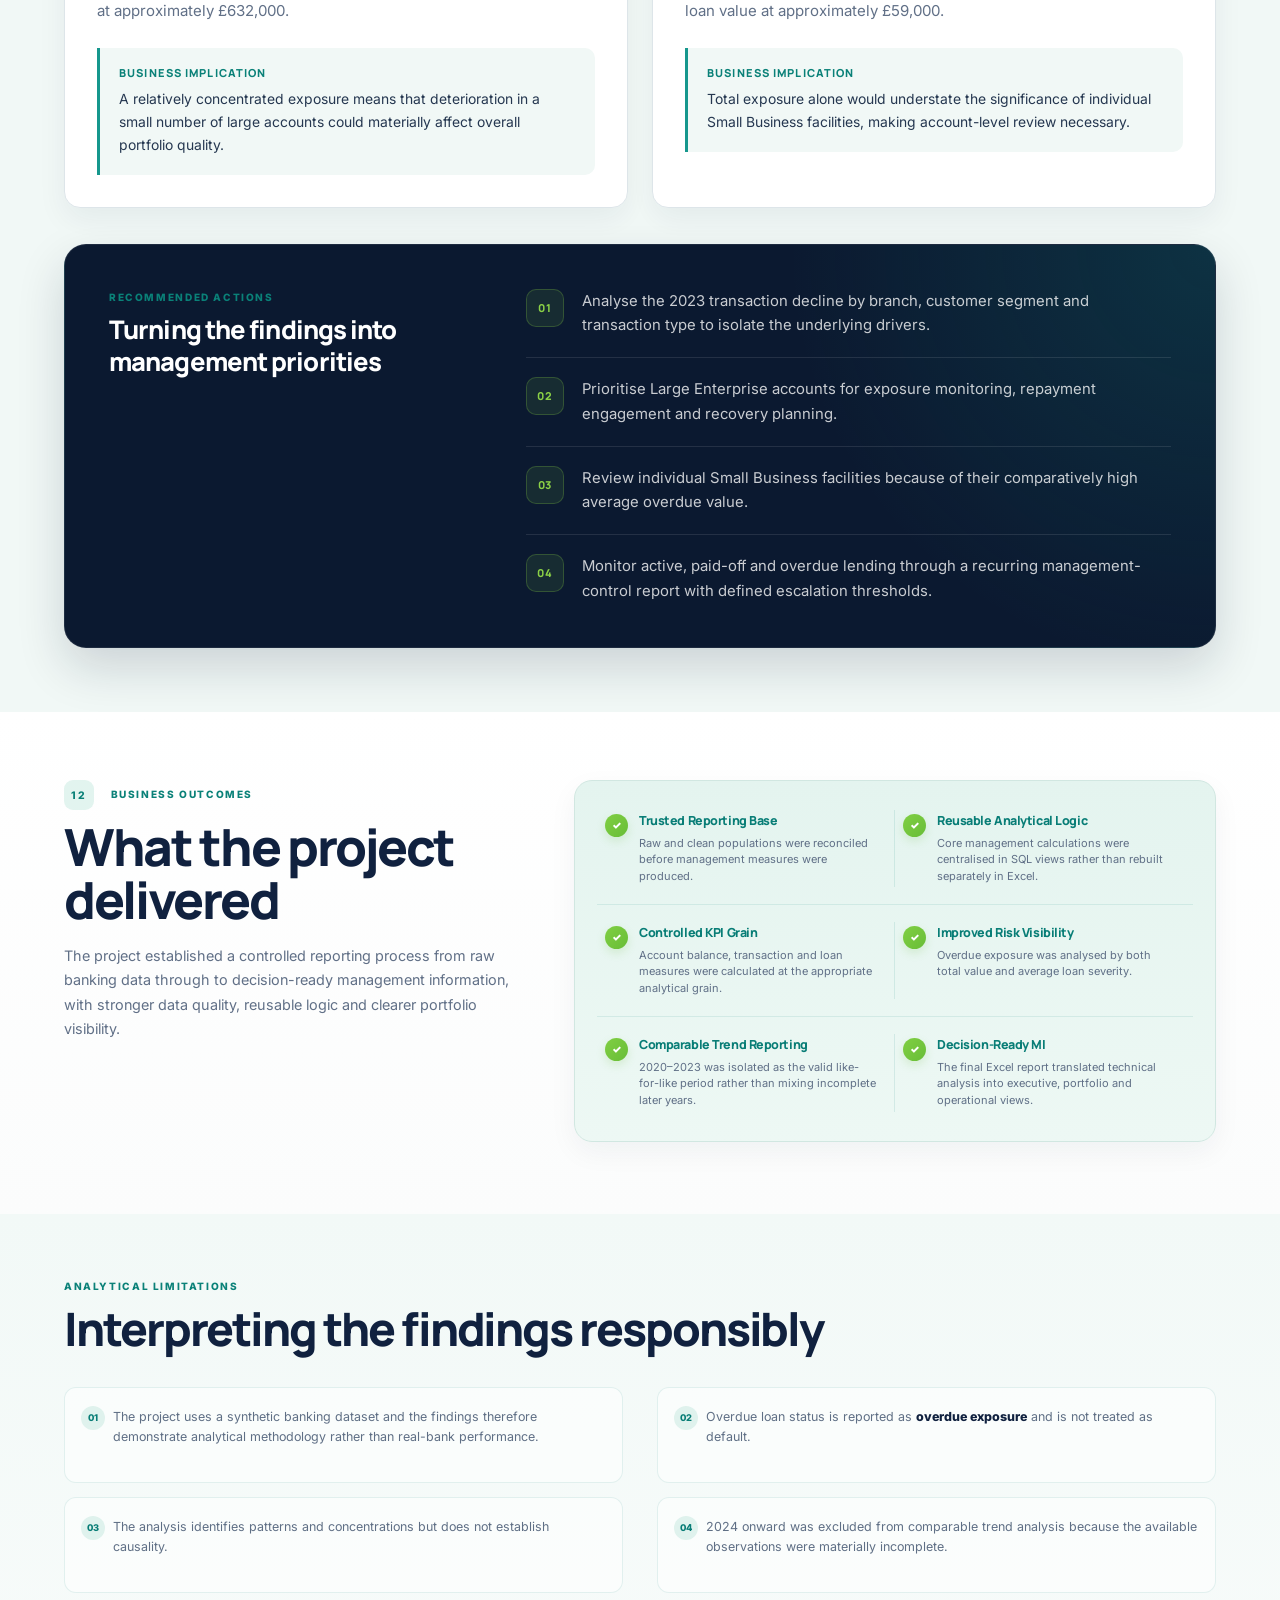
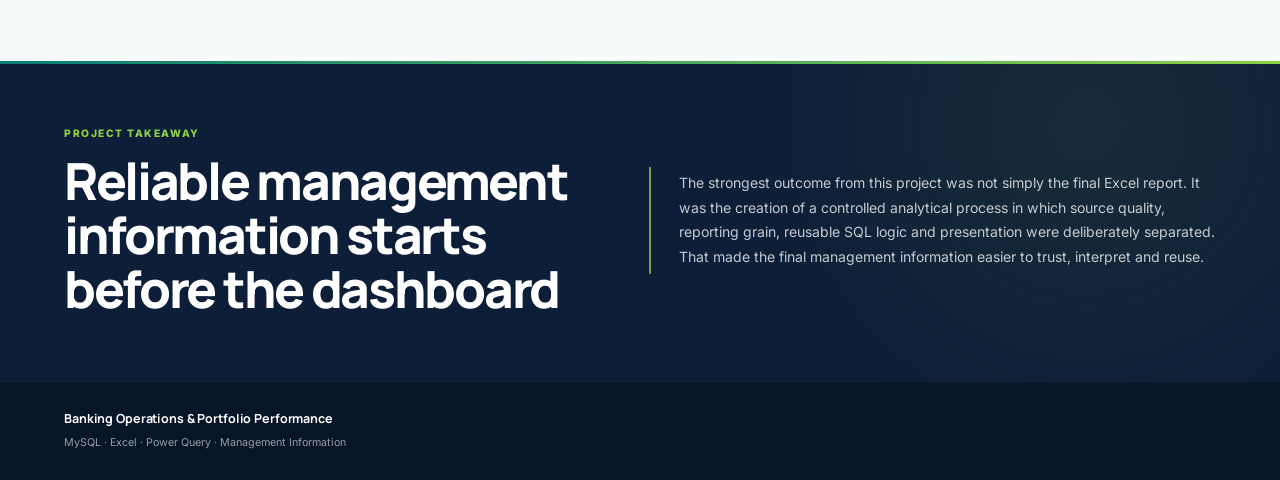
<file: banking-operations.html>
<!DOCTYPE HTML>
<html>

<head>

    <title>Banking Data Quality & Portfolio Performance | Adefolake (Fola) Balogun</title>

    <meta charset="utf-8" />

    <meta
        name="viewport"
        content="width=device-width, initial-scale=1, user-scalable=no"
    />

    <meta
        name="description"
        content="Banking Operations and Portfolio Performance case study using MySQL, Excel, Power Query and management information reporting."
    />

    <link
        rel="stylesheet"
        href="assets/css/banking.css"
    />

    <noscript>
        <link
            rel="stylesheet"
            href="assets/css/noscript.css"
        />
    </noscript>

</head>


<body class="is-preload banking-page">


    <!-- =========================================================
         HEADER
    ========================================================== -->

    <header id="header">

        <a href="index.html" class="logo">
            FB
        </a>

        <nav>
            <a href="#menu">
                Menu
            </a>
        </nav>

    </header>


    <!-- =========================================================
         NAVIGATION
    ========================================================== -->

    <nav id="menu">

        <ul class="links">

            <li>
                <a href="index.html">
                    Home
                </a>
            </li>

            <li>
                <a href="index.html#projects">
                    Projects
                </a>
            </li>

            <li>
                <a href="index.html#about">
                    About
                </a>
            </li>

            <li>
                <a href="index.html#contact">
                    Contact
                </a>
            </li>

        </ul>
<nav id="menu">

    <ul class="links">
        <li><a href="index.html">Home</a></li>
        <li><a href="index.html#projects">Projects</a></li>
        <li><a href="index.html#about">About</a></li>
        <li><a href="index.html#contact">Contact</a></li>
    </ul>

    <!-- PROJECT DOWNLOAD -->
    <div class="banking-menu-download">

        <span>PROJECT FILE</span>

        <a href="Files/banking-operations-mi.xlsx"
           download
           class="banking-download-btn">

            <span class="banking-download-icon">↓</span>

            <span>
                <strong>Download Excel Report</strong>
                <small>Management Information Workbook · XLSX</small>
            </span>

        </a>

    </div>

</nav>
    </nav>


    <!-- =========================================================
         WRAPPER
    ========================================================== -->

    <div id="wrapper">


        <!-- =====================================================
             HERO
        ====================================================== -->

        <section class="banking-hero">

            <div class="inner">

                <div class="banking-hero-grid">


                    <div class="banking-hero-copy">

                        <span class="banking-eyebrow">
                            BANKING DATA QUALITY · CONTROLS · SYNTHETIC DATASET
                        </span>

                        <h1>
                Banking Data Quality &amp; Portfolio Performance
            </h1>

                        <p class="banking-hero-lead">
                An end-to-end banking data quality and controls case study using
                a synthetic dataset. MySQL, Excel and Power Query were used to
                profile and validate source data, resolve duplicates and
                integrity breaks, reconcile every cleaning decision and publish
                controlled portfolio and credit reporting.
            </p>


                        <div class="banking-hero-meta">

                            <span>MySQL</span>

                            <span>Excel</span>

                            <span>Data Profiling</span>

                            <span>Data Quality Rules</span>

                            <span>Reconciliation</span>

                        </div>

                    </div>


<!-- HERO VISUAL -->
<div class="banking-hero-visual">

    <img
        src="images/banking-hero.png"
        alt="Modern banking building representing the Banking Data Quality and Portfolio Performance case study"
        class="banking-hero-image"
    />

    <div class="banking-hero-quote">
        <span class="banking-quote-mark">“</span>

        <p>
            Reliable decisions start with data that has been
            tested, reconciled and owned.
        </p>

        <span class="banking-quote-signature">
            QUALITY · CONTROL · TRUST
        </span>
    </div>

</div>

            </div>

        </section>


        <!-- =====================================================
             EXECUTIVE PROJECT SUMMARY
        ====================================================== -->

        <section id="project-summary" class="banking-section">

            <div class="inner">


                <div class="banking-section-heading">

                    <span class="banking-section-label">
                        PROJECT SUMMARY
                    </span>

                    <h2>
                        Turning fragmented banking data into trusted, controlled information
                    </h2>

                    <p>
                        The project was designed around a practical management
                        problem. How to produce a reliable view of banking
                        activity when source data contains duplicates, missing
                        dates, multiple entity types and different reporting
                        grains.
                    </p>

                </div>


                <div class="banking-summary-grid">

                    <article>

                        <span>1,100</span>

                        <h3>Customers</h3>

                        <p>
                            Clean customer population after removing verified
                            duplicate customer records.
                        </p>

                    </article>


                    <article>

                        <span>1,651</span>

                        <h3>Accounts</h3>

                        <p>
                            Clean account base used for portfolio and balance
                            analysis.
                        </p>

                    </article>


                    <article>

                        <span>£81.04M</span>

                        <h3>Account Balance</h3>

                        <p>
                            Total balance calculated at account grain to avoid
                            duplication through transaction joins.
                        </p>

                    </article>


                    <article>

                        <span>£117.13M</span>

                        <h3>Transaction Value</h3>

                        <p>
                            Comparable transaction value across the selected
                            2020–2023 reporting period.
                        </p>

                    </article>


                    <article>

                        <span>£17.09M</span>

                        <h3>Loan Portfolio</h3>

                        <p>
                            Total principal value across the clean loan
                            population.
                        </p>

                    </article>


                    <article>

                        <span>£1.67M</span>

                        <h3>Overdue Exposure</h3>

                        <p>
                            Overdue loan principal representing approximately
                            9.8% of total loan value.
                        </p>

                    </article>

                </div>

            </div>

        </section>


        <!-- =====================================================
             BUSINESS CONTEXT
        ====================================================== -->

        <section id="business-context" class="banking-section banking-section-alt">

            <div class="inner">


                <div class="banking-two-column">


                    <div>

                        <span class="banking-section-label">
                            BUSINESS CONTEXT
                        </span>

                        <h2>
                            A management view across customers,
                            accounts, transactions and credit
                        </h2>

                        <p>
                            The source data represented multiple parts of a
                            banking operating environment, including customers,
                            accounts, transactions, loans, branches and
                            supporting reference tables.
                        </p>

                        <p>
                            The analytical challenge was not simply to calculate
                            totals. Management needed a controlled view that
                            could answer operational and portfolio questions
                            without overstating balances, mixing incomplete
                            periods or confusing overdue exposure with default.
                        </p>

                    </div>


                    <div class="banking-question-panel">

                        <span class="banking-question-label">
                            KEY BUSINESS QUESTIONS
                        </span>

                        <ol>

                            <li>
                                What is the size and composition of the
                                customer and account portfolio?
                            </li>

                            <li>
                                How has transaction value changed over the
                                comparable reporting period?
                            </li>

                            <li>
                                Which transaction types contribute most to
                                banking activity?
                            </li>

                            <li>
                                What is the value and status mix of the loan
                                portfolio?
                            </li>

                            <li>
                                Where is overdue exposure concentrated?
                            </li>

                            <li>
                                Is branch transaction activity concentrated in
                                a small number of locations?
                            </li>

                            <li>
                                Can the reporting logic be made reusable and
                                controlled for management reporting?
                            </li>

                        </ol>

                    </div>

                </div>

            </div>

        </section>


        <!-- =====================================================
             DATA ENVIRONMENT
        ====================================================== -->

        <section id="data-environment" class="banking-section">

            <div class="inner">


                <div class="banking-section-heading">

                    <span class="banking-section-label">
                        DATA ENVIRONMENT
                    </span>

                    <h2>
                        Understanding the source structure before analysis
                    </h2>

                    <p>
                        The source consisted of transactional and reference
                        tables rather than one flat analytical file. This meant
                        that entity relationships and reporting grain had to be
                        understood before calculating management measures.
                    </p>

                </div>


                <div class="banking-data-grid">

                    <article>

                        <h3>Core Entities</h3>

                        <p>
                            Customers, accounts, loans and transactions formed
                            the primary analytical population.
                        </p>

                    </article>


                    <article>

                        <h3>Reference Data</h3>

                        <p>
                            Customer type, account type, account status, loan
                            status, transaction type and branch tables were
                            used to interpret coded identifiers.
                        </p>

                    </article>


                    <article>

                        <h3>Different Grains</h3>

                        <p>
                            Customer, account, loan and transaction tables exist
                            at different levels of detail, creating a risk of
                            double counting if joins are not controlled.
                        </p>

                    </article>


                    <article>

                        <h3>Reporting Period</h3>

                        <p>
                            2020–2023 was selected as the comparable period
                            because later years were materially incomplete and
                            would distort trend interpretation.
                        </p>

                    </article>

                </div>

            </div>

        </section>


        <!-- =====================================================
             DATA QUALITY & REPORTING CONTROLS
        ====================================================== -->

        <section id="data-reliability" class="banking-section banking-section-alt">

            <div class="inner">


                <div class="banking-section-heading">

                    <span class="banking-section-label">
                        DATA QUALITY &amp; REPORTING CONTROLS
                    </span>

                    <h2>
                        Testing the data before trusting the numbers
                    </h2>

                    <p>
                        Data-quality checks were performed before management
                        measures were produced. The objective was to quantify
                        defects, reconcile the clean population and reduce the
                        risk of invalid management totals.
                    </p>

                </div>


                <div class="banking-reconciliation-layout">


                    <div class="banking-reconciliation-table">

                        <div class="banking-table-row banking-table-head">

                            <span>Dataset</span>

                            <span>Raw</span>

                            <span>Clean</span>

                            <span>Control Finding</span>

                        </div>


                        <div class="banking-table-row">

                            <strong>Transactions</strong>

                            <span>50,000</span>

                            <span>48,500</span>

                            <p>
                                500 duplicate transaction IDs and 1,000 records
                                with missing or unusable transaction dates.
                            </p>

                        </div>


                        <div class="banking-table-row">

                            <strong>Customers</strong>

                            <span>1,111</span>

                            <span>1,100</span>

                            <p>
                                11 verified duplicate customer records removed.
                            </p>

                        </div>


                        <div class="banking-table-row">

                            <strong>Accounts</strong>

                            <span>1,667</span>

                            <span>1,651</span>

                            <p>
                                16 duplicate account records removed and
                                balances standardised as numeric.
                            </p>

                        </div>


                        <div class="banking-table-row">

                            <strong>Loans</strong>

                            <span>333</span>

                            <span>330</span>

                            <p>
                                3 duplicate loan records removed and principal
                                amounts prepared for analysis.
                            </p>

                        </div>

                    </div>


                    <div class="banking-control-stack">


                        <article>

                            <span>CONTROL 01</span>

                            <h3>Referential Integrity</h3>

                            <p>
                                Customer, account, loan and transaction
                                relationships were tested for orphan records.
                                No orphan relationships were identified in the
                                tested keys.
                            </p>

                        </article>


                        <article>

                            <span>CONTROL 02</span>

                            <h3>Reporting Grain</h3>

                            <p>
                                Account balances were calculated directly from
                                the account table rather than after joining to
                                transaction-level records.
                            </p>

                            <p>
                                This prevented one-to-many transaction joins
                                from multiplying balances and overstating the
                                portfolio.
                            </p>

                        </article>


                        <article>

                            <span>CONTROL 03</span>

                            <h3>Comparable Period</h3>

                            <p>
                                2020–2023 was retained for trend reporting
                                because 2024 onward contained materially fewer
                                observations and was unsuitable for like-for-like
                                comparison.
                            </p>

                        </article>

                    </div>

                </div>


                <div class="banking-evidence-grid">


                    <div class="banking-evidence-copy">

                        <span class="banking-evidence-label">
                            QUALITY EVIDENCE
                        </span>

                        <h3>
                            Reconciliation checks quantified the impact of
                            cleaning decisions
                        </h3>

                        <p>
                            The SQL reconciliation output provided an auditable
                            bridge between raw and clean populations, showing
                            exactly how many records were removed and why.
                        </p>

                        <div class="banking-finding-callout">

                            <strong>Why this matters</strong>

                            <p>
                                Management KPIs are only useful if the
                                underlying population is controlled. Performing
                                these checks before aggregation reduced the risk
                                of hidden data-quality errors inside reported
                                totals.
                            </p>

                        </div>

                    </div>


                    <figure class="banking-evidence-figure">

                        <img
                            src="images/banking-sql-quality.png"
                            alt="MySQL data quality reconciliation showing raw and clean record counts"
                        />

                        <figcaption>
                            Raw-to-clean reconciliation across transactions,
                            customers, accounts and loans.
                        </figcaption>

                    </figure>

                </div>

            </div>

        </section>


        <!-- =====================================================
             SQL ANALYTICAL LAYER
        ====================================================== -->

        <section id="sql-controls" class="banking-section">

            <div class="inner">


                <div class="banking-section-heading">

                    <span class="banking-section-label">
                        ANALYTICAL LAYER &amp; SQL
                    </span>

                    <h2>
                        Separating analytical logic from presentation
                    </h2>

                    <p>
                        MySQL was used as the control layer between source data
                        and Excel reporting. Clean analytical tables and
                        reusable reporting views were created so the same
                        management logic could be consumed consistently rather
                        than rebuilt manually in spreadsheets.
                    </p>

                </div>


                <div class="banking-process-strip">

                    <article>
                        <span>01</span>
                        <h3>Ingest</h3>
                        <p>Load source tables while preserving the raw layer.</p>
                    </article>

                    <article>
                        <span>02</span>
                        <h3>Profile</h3>
                        <p>Assess duplicates, nulls, coverage and row counts.</p>
                    </article>

                    <article>
                        <span>03</span>
                        <h3>Validate</h3>
                        <p>Check entity relationships and reporting grain.</p>
                    </article>

                    <article>
                        <span>04</span>
                        <h3>Clean</h3>
                        <p>Create validated analytical tables.</p>
                    </article>

                    <article>
                        <span>05</span>
                        <h3>Aggregate</h3>
                        <p>Calculate measures at the correct grain.</p>
                    </article>

                    <article>
                        <span>06</span>
                        <h3>Publish</h3>
                        <p>Create reusable reporting views for Excel.</p>
                    </article>

                </div>


                <div class="banking-view-grid">


                    <article>

                        <span>EXECUTIVE PORTFOLIO</span>

                        <h3>vw_executive_portfolio</h3>

                        <p>
                            Consolidated customers, accounts, account balance,
                            comparable transaction activity, total loan value
                            and overdue exposure into one management output.
                        </p>

                    </article>


                    <article>

                        <span>CUSTOMER PORTFOLIO</span>

                        <h3>vw_customer_portfolio</h3>

                        <p>
                            Combined customer type with account product,
                            account status, balance and opening date while
                            preserving customers without an associated account.
                        </p>

                    </article>


                    <article>

                        <span>MANAGEMENT ANALYSIS</span>

                        <h3>Operational &amp; Credit Views</h3>

                        <p>
                            Reusable outputs were created for transaction trend,
                            transaction type, branch activity, loan status and
                            overdue exposure by customer segment.
                        </p>

                    </article>

                </div>


                <div class="banking-evidence-grid banking-evidence-grid-reverse">


                    <figure class="banking-evidence-figure">

                        <img
                            src="images/banking-sql-reporting-view.png"
                            alt="MySQL executive portfolio reporting view and result set"
                        />

                        <figcaption>
                            Executive reporting view consolidating management
                            KPIs from validated analytical tables.
                        </figcaption>

                    </figure>


                    <div class="banking-evidence-copy">

                        <span class="banking-evidence-label">
                            REPORTING VIEW
                        </span>

                        <h3>
                            Core KPIs were calculated upstream rather than
                            independently in Excel
                        </h3>

                        <p>
                            This reduced manual calculation risk and created a
                            reusable source for downstream management reporting.
                        </p>


                        <div class="banking-mini-metrics">

                            <div>
                                <strong>1,100</strong>
                                <span>Customers</span>
                            </div>

                            <div>
                                <strong>1,651</strong>
                                <span>Accounts</span>
                            </div>

                            <div>
                                <strong>£81.04M</strong>
                                <span>Balance</span>
                            </div>

                            <div>
                                <strong>£117.13M</strong>
                                <span>Transaction Value</span>
                            </div>

                        </div>


                        <div class="banking-finding-callout">

                            <strong>Analytical control</strong>

                            <p>
                                The SQL layer separated source records,
                                cleaning logic, aggregation and presentation,
                                making the reporting process more traceable and
                                reusable.
                            </p>

                        </div>

                    </div>

                </div>

            </div>

        </section>


        <!-- =====================================================
             CUSTOMER & ACCOUNT PORTFOLIO
        ====================================================== -->

        <section id="portfolio-analysis" class="banking-section banking-section-alt">

            <div class="inner">


                <div class="banking-section-heading">

                    <span class="banking-section-label">
                        CUSTOMER &amp; ACCOUNT PORTFOLIO
                    </span>

                    <h2>
                        How is the portfolio structured?
                    </h2>

                    <p>
                        Portfolio analysis focused on the distribution of
                        account balances across customer segments and account
                        products, supported by account-status analysis.
                    </p>

                </div>


                <div class="banking-analysis-layout">


                    <div class="banking-analysis-primary">

                        <article>

                            <span class="banking-analysis-index">
                                01
                            </span>

                            <h3>
                                Large Enterprise holds the highest total
                                account balance
                            </h3>

                            <p>
                                Large Enterprise customers held approximately
                                £28.61M in account balances, ahead of Small
                                Business at £26.52M and Individual customers at
                                £25.91M.
                            </p>

                            <p>
                                The balance distribution is relatively broad,
                                but the Large Enterprise segment represents the
                                largest single concentration of account value.
                            </p>

                        </article>


                        <article>

                            <span class="banking-analysis-index">
                                02
                            </span>

                            <h3>
                                Product balances are relatively evenly spread
                            </h3>

                            <p>
                                Business, Savings, Youth, Payroll and Checking
                                accounts each contribute materially to the
                                balance base, with no single product dominating
                                the portfolio.
                            </p>

                            <p>
                                This reduces dependence on one account product,
                                although segment-level performance should still
                                be monitored alongside product mix.
                            </p>

                        </article>


                        <article>

                            <span class="banking-analysis-index">
                                03
                            </span>

                            <h3>
                                Customers without accounts were deliberately
                                retained
                            </h3>

                            <p>
                                The customer portfolio view used a left join so
                                that customers without linked accounts remained
                                visible rather than being silently excluded.
                            </p>

                            <p>
                                In Power Query, missing account categories were
                                labelled as <strong>No Account</strong> to make
                                this population interpretable in the final
                                report.
                            </p>

                        </article>

                    </div>


                    <aside class="banking-management-implication">

                        <span>
                            MANAGEMENT IMPLICATION
                        </span>

                        <p>
                            Portfolio value is diversified across customer and
                            product groups, but Large Enterprise customers
                            represent the largest balance concentration and
                            should remain visible in customer-segment
                            monitoring.
                        </p>

                    </aside>

                </div>

            </div>

        </section>


        <!-- =====================================================
             TRANSACTION ANALYSIS
        ====================================================== -->

        <section id="transaction-analysis" class="banking-section">

            <div class="inner">


                <div class="banking-section-heading">

                    <span class="banking-section-label">
                        TRANSACTION PERFORMANCE
                    </span>

                    <h2>
                        Is banking activity stable, growing or declining?
                    </h2>

                    <p>
                        Transaction analysis was restricted to the comparable
                        2020–2023 period to avoid interpreting incomplete later
                        years as genuine operational decline.
                    </p>

                </div>


                <div class="banking-highlight-grid">

                    <article>

                        <span>2020</span>

                        <strong>£29.57M</strong>

                        <p>
                            Comparable transaction value.
                        </p>

                    </article>


                    <article>

                        <span>2021</span>

                        <strong>£29.34M</strong>

                        <p>
                            Broadly stable versus the prior year.
                        </p>

                    </article>


                    <article>

                        <span>2022</span>

                        <strong>£29.38M</strong>

                        <p>
                            Transaction value remained stable.
                        </p>

                    </article>


                    <article>

                        <span>2023</span>

                        <strong>£28.84M</strong>

                        <p>
                            1.8% decline versus 2022.
                        </p>

                    </article>

                </div>


                <div class="banking-analysis-layout">


                    <div class="banking-analysis-primary">

                        <article>

                            <h3>
                                Transaction value remained broadly stable
                            </h3>

                            <p>
                                Annual transaction value remained within a
                                relatively narrow range of approximately
                                £28.8M–£29.6M from 2020 to 2023.
                            </p>

                            <p>
                                The 2023 decline of 1.8% is modest and should be
                                monitored, but the data does not support a claim
                                of structural deterioration.
                            </p>

                        </article>


                        <article>

                            <h3>
                                Deposits, transfers and withdrawals contribute
                                similar levels of value
                            </h3>

                            <p>
                                Deposit value was £37.65M, Transfer £37.18M and
                                Withdrawal £36.74M across the comparable
                                period.
                            </p>

                            <p>
                                Payments were materially lower at £12.38M,
                                indicating a different contribution profile
                                within the transaction mix.
                            </p>

                        </article>

                    </div>


                    <aside class="banking-management-implication">

                        <span>
                            MANAGEMENT IMPLICATION
                        </span>

                        <p>
                            Transaction activity is stable overall. The key
                            management question is therefore not immediate
                            volume deterioration, but whether the modest 2023
                            decline persists in subsequent complete periods.
                        </p>

                    </aside>

                </div>

            </div>

        </section>


        <!-- =====================================================
             CREDIT ANALYSIS
        ====================================================== -->

        <section id="credit-analysis" class="banking-section banking-section-alt">

            <div class="inner">


                <div class="banking-section-heading">

                    <span class="banking-section-label">
                        CREDIT PERFORMANCE
                    </span>

                    <h2>
                        Where is overdue exposure concentrated?
                    </h2>

                    <p>
                        Credit analysis focused on portfolio status and overdue
                        principal exposure. Overdue was treated as a reporting
                        status and was not interpreted as default.
                    </p>

                </div>


                <div class="banking-credit-grid">


                    <article>

                        <span>ACTIVE</span>

                        <strong>£12.41M</strong>

                        <p>
                            239 active loans representing approximately 73% of
                            total loan value.
                        </p>

                    </article>


                    <article>

                        <span>PAID OFF</span>

                        <strong>£3.00M</strong>

                        <p>
                            57 paid-off loans representing approximately 17% of
                            portfolio value.
                        </p>

                    </article>


                    <article>

                        <span>OVERDUE</span>

                        <strong>£1.67M</strong>

                        <p>
                            34 overdue loans representing approximately 9.8% of
                            total loan value.
                        </p>

                    </article>

                </div>


                <div class="banking-analysis-layout">


                    <div class="banking-analysis-primary">

                        <article>

                            <h3>
                                Large Enterprise holds the highest overdue
                                exposure
                            </h3>

                            <p>
                                Large Enterprise customers represented
                                approximately £623K of overdue principal,
                                compared with £532K for Small Business and
                                £515K for Individuals.
                            </p>

                        </article>


                        <article>

                            <h3>
                                Small Business carries the highest average
                                overdue loan
                            </h3>

                            <p>
                                Although Large Enterprise has the highest total
                                overdue exposure, Small Business has the highest
                                average overdue loan value at approximately
                                £59K.
                            </p>

                            <p>
                                This distinction matters because total exposure
                                and average case severity answer different risk
                                questions.
                            </p>

                        </article>

                    </div>


                    <aside class="banking-management-implication">

                        <span>
                            MANAGEMENT IMPLICATION
                        </span>

                        <p>
                            Credit monitoring should consider both total
                            exposure and average overdue case size. Large
                            Enterprise requires attention because of total value
                            at risk, while Small Business warrants attention
                            because of higher average overdue severity.
                        </p>

                    </aside>

                </div>

            </div>

        </section>


        <!-- =====================================================
             BRANCH ANALYSIS
        ====================================================== -->

        <section id="branch-analysis" class="banking-section">

            <div class="inner">


                <div class="banking-section-heading">

                    <span class="banking-section-label">
                        BRANCH PERFORMANCE
                    </span>

                    <h2>
                        Is transaction activity concentrated in a small
                        number of branches?
                    </h2>

                    <p>
                        Branch analysis compared transaction value across the
                        highest-performing branches to assess whether the
                        activity profile was heavily concentrated.
                    </p>

                </div>


                <div class="banking-analysis-layout">


                    <div class="banking-analysis-primary">

                        <article>

                            <h3>
                                Top branch performance is relatively tightly
                                distributed
                            </h3>

                            <p>
                                The top 10 branches each generated approximately
                                £2.6M–£2.7M in transaction value.
                            </p>

                            <p>
                                The narrow spread indicates that no single
                                branch dominates transaction activity among the
                                leading performers.
                            </p>

                        </article>

                    </div>


                    <aside class="banking-management-implication">

                        <span>
                            MANAGEMENT IMPLICATION
                        </span>

                        <p>
                            The top-performing branch base is relatively
                            balanced. Management should therefore monitor
                            sustained branch-level changes rather than treating
                            one location as a dominant concentration risk.
                        </p>

                    </aside>

                </div>

            </div>

        </section>


        <!-- =====================================================
             POWER QUERY / REPORTING PREPARATION
        ====================================================== -->

        <section id="reporting-preparation" class="banking-section banking-section-alt">

            <div class="inner">


                <div class="banking-section-heading">

                    <span class="banking-section-label">
                        REPORTING PREPARATION
                    </span>

                    <h2>
                        Translating controlled SQL outputs into
                        management friendly reporting fields
                    </h2>

                    <p>
                        Power Query was used as the preparation layer between
                        SQL and the final Excel report, including business-facing
                        labels required for interpretation.
                    </p>

                </div>


                <div class="banking-evidence-grid">


                    <figure class="banking-evidence-figure">

                        <img
                            src="images/banking-power-query.png"
                            alt="Power Query transformation creating Account Type Display and No Account category"
                        />

                        <figcaption>
                            Power Query transformation used to label missing
                            account categories as “No Account”.
                        </figcaption>

                    </figure>


                    <div class="banking-evidence-copy">

                        <span class="banking-evidence-label">
                            REPORTING LOGIC
                        </span>

                        <h3>
                            Preserving customers without linked accounts
                        </h3>

                        <p>
                            Customers without account records were retained in
                            the analytical population through a left join.
                            Instead of leaving the resulting account type as a
                            null value, Power Query converted it to the
                            management-readable category <strong>No Account</strong>.
                        </p>

                        <div class="banking-finding-callout">

                            <strong>Why this matters</strong>

                            <p>
                                Replacing null with a meaningful reporting label
                                prevents users from interpreting missing values
                                as data errors and makes the retained customer
                                population explicit in the final report.
                            </p>

                        </div>

                    </div>

                </div>

            </div>

        </section>


        <!-- =====================================================
             MANAGEMENT INFORMATION REPORT
        ====================================================== -->

        <section id="management-report" class="banking-section">

            <div class="inner">


                <div class="banking-section-heading">

                    <span class="banking-section-label">
                        MANAGEMENT INFORMATION REPORT
                    </span>

                    <h2>
                        Translating analysis into decision-ready
                        management views
                    </h2>

                    <p>
                        The final Excel report was structured into one executive
                        page and two supporting analytical views so management
                        could move from headline portfolio performance into
                        customer, operational and credit detail.
                    </p>

                </div>


                <!-- EXECUTIVE VIEW -->

                <div class="banking-report-primary">


                    <div class="banking-report-copy">

                        <span>PAGE 01 · EXECUTIVE VIEW</span>

                        <h3>
                            Banking Operations &amp;
                            Portfolio Performance
                        </h3>

                        <p>
                            The executive page consolidates the core portfolio
                            position across customers, accounts, transaction
                            value, loan exposure and overdue value, supported by
                            annual transaction trend and loan-status mix.
                        </p>

                    </div>


                    <figure>

                        <img
                            src="images/banking-page-1.png"
                            alt="Banking Operations and Portfolio Performance executive management information report"
                        />

                    </figure>

                </div>


                <!-- SUPPORTING VIEWS -->

                <div class="banking-report-supporting">


                    <article>

                        <figure>

                            <img
                                src="images/banking-page-2.png"
                                alt="Customer and Account Portfolio report page"
                            />

                        </figure>

                        <div>

                            <span>PAGE 02 · PORTFOLIO ANALYSIS</span>

                            <h3>
                                Customer &amp; Account Portfolio
                            </h3>

                            <p>
                                Provides deeper analysis of account balances by
                                customer segment and product type, supported by
                                account status and interactive filtering.
                            </p>

                        </div>

                    </article>


                    <article>

                        <figure>

                            <img
                                src="images/banking-page-3.png"
                                alt="Operations and Credit Performance report page"
                            />

                        </figure>

                        <div>

                            <span>PAGE 03 · OPERATIONS &amp; CREDIT</span>

                            <h3>
                                Operations &amp; Credit Performance
                            </h3>

                            <p>
                                Combines transaction mix, branch activity, loan
                                status and overdue exposure into one operational
                                and credit-monitoring view.
                            </p>

                        </div>

                    </article>

                </div>


                <div class="banking-reporting-architecture">

                    <div>

                        <span>REPORTING PRINCIPLE</span>

                        <h3>
                            Excel was the presentation layer,
                            not the control layer
                        </h3>

                    </div>


                    <div class="banking-reporting-components">

                        <span>Power Query</span>

                        <span>PivotTables</span>

                        <span>PivotCharts</span>

                        <span>Slicers</span>

                        <span>KPI Cards</span>

                        <span>Management Commentary</span>

                    </div>

                </div>

            </div>

        </section>

<!-- =====================================================
     FINDINGS, IMPLICATIONS & RECOMMENDATIONS
====================================================== -->

<section id="insights"
         class="banking-section banking-section-alt banking-insights-section">

    <div class="inner">

        <div class="banking-section-heading">

            <span class="banking-section-label">
                FINDINGS &amp; MANAGEMENT ACTION
            </span>

            <h2>
                What the analysis revealed
            </h2>

            <p>
                The report moves beyond headline totals to identify changes,
                concentrations and exceptions requiring management attention.
            </p>

        </div>


        <div class="banking-insight-grid">

            <article class="banking-insight-card">

                <span class="banking-insight-number">01</span>

                <h3>Transaction momentum weakened</h3>

                <p>
                    Transaction value remained broadly stable between 2020 and
                    2022 but declined by 1.8% in 2023 to approximately
                    &pound;28.8 million.
                </p>

                <div class="banking-insight-implication">
                    <strong>Business implication</strong>
                    <p>
                        Management should investigate the branches, customer
                        segments and transaction types responsible for the
                        reduction before it develops into a sustained trend.
                    </p>
                </div>

            </article>


            <article class="banking-insight-card">

                <span class="banking-insight-number">02</span>

                <h3>Overdue exposure is material</h3>

                <p>
                    Overdue lending totalled approximately &pound;1.67 million,
                    representing 9.8% of the &pound;17.09 million loan portfolio.
                </p>

                <div class="banking-insight-implication">
                    <strong>Business implication</strong>
                    <p>
                        Credit monitoring and recovery activity should be treated
                        as a management priority rather than a routine reporting
                        exception.
                    </p>
                </div>

            </article>


            <article class="banking-insight-card">

                <span class="banking-insight-number">03</span>

                <h3>Risk is concentrated in Large Enterprise</h3>

                <p>
                    Large Enterprise customers held the highest total overdue
                    exposure at approximately &pound;632,000.
                </p>

                <div class="banking-insight-implication">
                    <strong>Business implication</strong>
                    <p>
                        A relatively concentrated exposure means that deterioration
                        in a small number of large accounts could materially affect
                        overall portfolio quality.
                    </p>
                </div>

            </article>


            <article class="banking-insight-card">

                <span class="banking-insight-number">04</span>

                <h3>Small Business carries higher account-level risk</h3>

                <p>
                    Small Business customers recorded the highest average overdue
                    loan value at approximately &pound;59,000.
                </p>

                <div class="banking-insight-implication">
                    <strong>Business implication</strong>
                    <p>
                        Total exposure alone would understate the significance of
                        individual Small Business facilities, making account-level
                        review necessary.
                    </p>
                </div>

            </article>

        </div>


        <div class="banking-recommendation-panel">

            <div>

                <span class="banking-section-label">
                    RECOMMENDED ACTIONS
                </span>

                <h3>
                    Turning the findings into management priorities
                </h3>

            </div>

            <ol>
                <li>
                    Analyse the 2023 transaction decline by branch, customer
                    segment and transaction type to isolate the underlying drivers.
                </li>

                <li>
                    Prioritise Large Enterprise accounts for exposure monitoring,
                    repayment engagement and recovery planning.
                </li>

                <li>
                    Review individual Small Business facilities because of their
                    comparatively high average overdue value.
                </li>

                <li>
                    Monitor active, paid-off and overdue lending through a recurring
                    management-control report with defined escalation thresholds.
                </li>
            </ol>

        </div>

    </div>

</section>
        <!-- =====================================================
             BUSINESS OUTCOMES
        ====================================================== -->

        <section id="project-outcomes" class="banking-section">

            <div class="inner">


                <div class="banking-section-heading">

                    <span class="banking-section-label">
                        BUSINESS OUTCOMES
                    </span>

                    <h2>
                        What the project delivered
                    </h2>

                </div>


                <div class="banking-outcome-grid">


                    <article>

                        <h3>Trusted Reporting Base</h3>

                        <p>
                            Raw and clean populations were reconciled before
                            management measures were produced.
                        </p>

                    </article>


                    <article>

                        <h3>Reusable Analytical Logic</h3>

                        <p>
                            Core management calculations were centralised in
                            SQL views rather than rebuilt separately in Excel.
                        </p>

                    </article>


                    <article>

                        <h3>Controlled KPI Grain</h3>

                        <p>
                            Account balance, transaction and loan measures were
                            calculated at the appropriate analytical grain.
                        </p>

                    </article>


                    <article>

                        <h3>Improved Risk Visibility</h3>

                        <p>
                            Overdue exposure was analysed by both total value
                            and average loan severity.
                        </p>

                    </article>


                    <article>

                        <h3>Comparable Trend Reporting</h3>

                        <p>
                            2020–2023 was isolated as the valid like-for-like
                            period rather than mixing incomplete later years.
                        </p>

                    </article>


                    <article>

                        <h3>Decision-Ready MI</h3>

                        <p>
                            The final Excel report translated technical analysis
                            into executive, portfolio and operational views.
                        </p>

                    </article>

                </div>

            </div>

        </section>


        <!-- =====================================================
             LIMITATIONS
        ====================================================== -->

        <section id="limitations" class="banking-section banking-section-alt">

            <div class="inner">


                <div class="banking-section-heading banking-section-heading-small">

                    <span class="banking-section-label">
                        ANALYTICAL LIMITATIONS
                    </span>

                    <h2>
                        Interpreting the findings responsibly
                    </h2>

                </div>


                <div class="banking-limitations">

                    <p>
                        The project uses a synthetic banking dataset and the
                        findings therefore demonstrate analytical methodology
                        rather than real-bank performance.
                    </p>

                    <p>
                        Overdue loan status is reported as <strong>overdue
                        exposure</strong> and is not treated as default.
                    </p>

                    <p>
                        The analysis identifies patterns and concentrations but
                        does not establish causality.
                    </p>

                    <p>
                        2024 onward was excluded from comparable trend analysis
                        because the available observations were materially
                        incomplete.
                    </p>

                </div>

            </div>

        </section>


        <!-- =====================================================
             FINAL PROJECT SUMMARY
        ====================================================== -->

        <section class="banking-project-close">

            <div class="inner">

                <div class="banking-project-close-grid">

                    <div>

                        <span>
                            PROJECT TAKEAWAY
                        </span>

                        <h2>
                            Reliable management information starts
                            before the dashboard
                        </h2>

                    </div>


                    <p>
                        The strongest outcome from this project was not simply
                        the final Excel report. It was the creation of a
                        controlled analytical process in which source quality,
                        reporting grain, reusable SQL logic and presentation
                        were deliberately separated. That made the final
                        management information easier to trust, interpret and
                        reuse.
                    </p>

                </div>

            </div>

        </section>


    </div>


    <!-- =========================================================
         FOOTER
    ========================================================== -->

    <footer id="footer">

        <section>

            <h3>
                Banking Operations &amp; Portfolio Performance
            </h3>

            <p>
                MySQL · Excel · Power Query · Management Information
            </p>

        </section>

    </footer>


    <!-- =========================================================
         SCRIPTS
    ========================================================== -->

    <script src="assets/js/jquery.min.js"></script>

    <script src="assets/js/jquery.scrollex.min.js"></script>

    <script src="assets/js/jquery.scrolly.min.js"></script>

    <script src="assets/js/browser.min.js"></script>

    <script src="assets/js/breakpoints.min.js"></script>

    <script src="assets/js/util.js"></script>

    <script src="assets/js/main.js"></script>


</body>

</html>
</file>
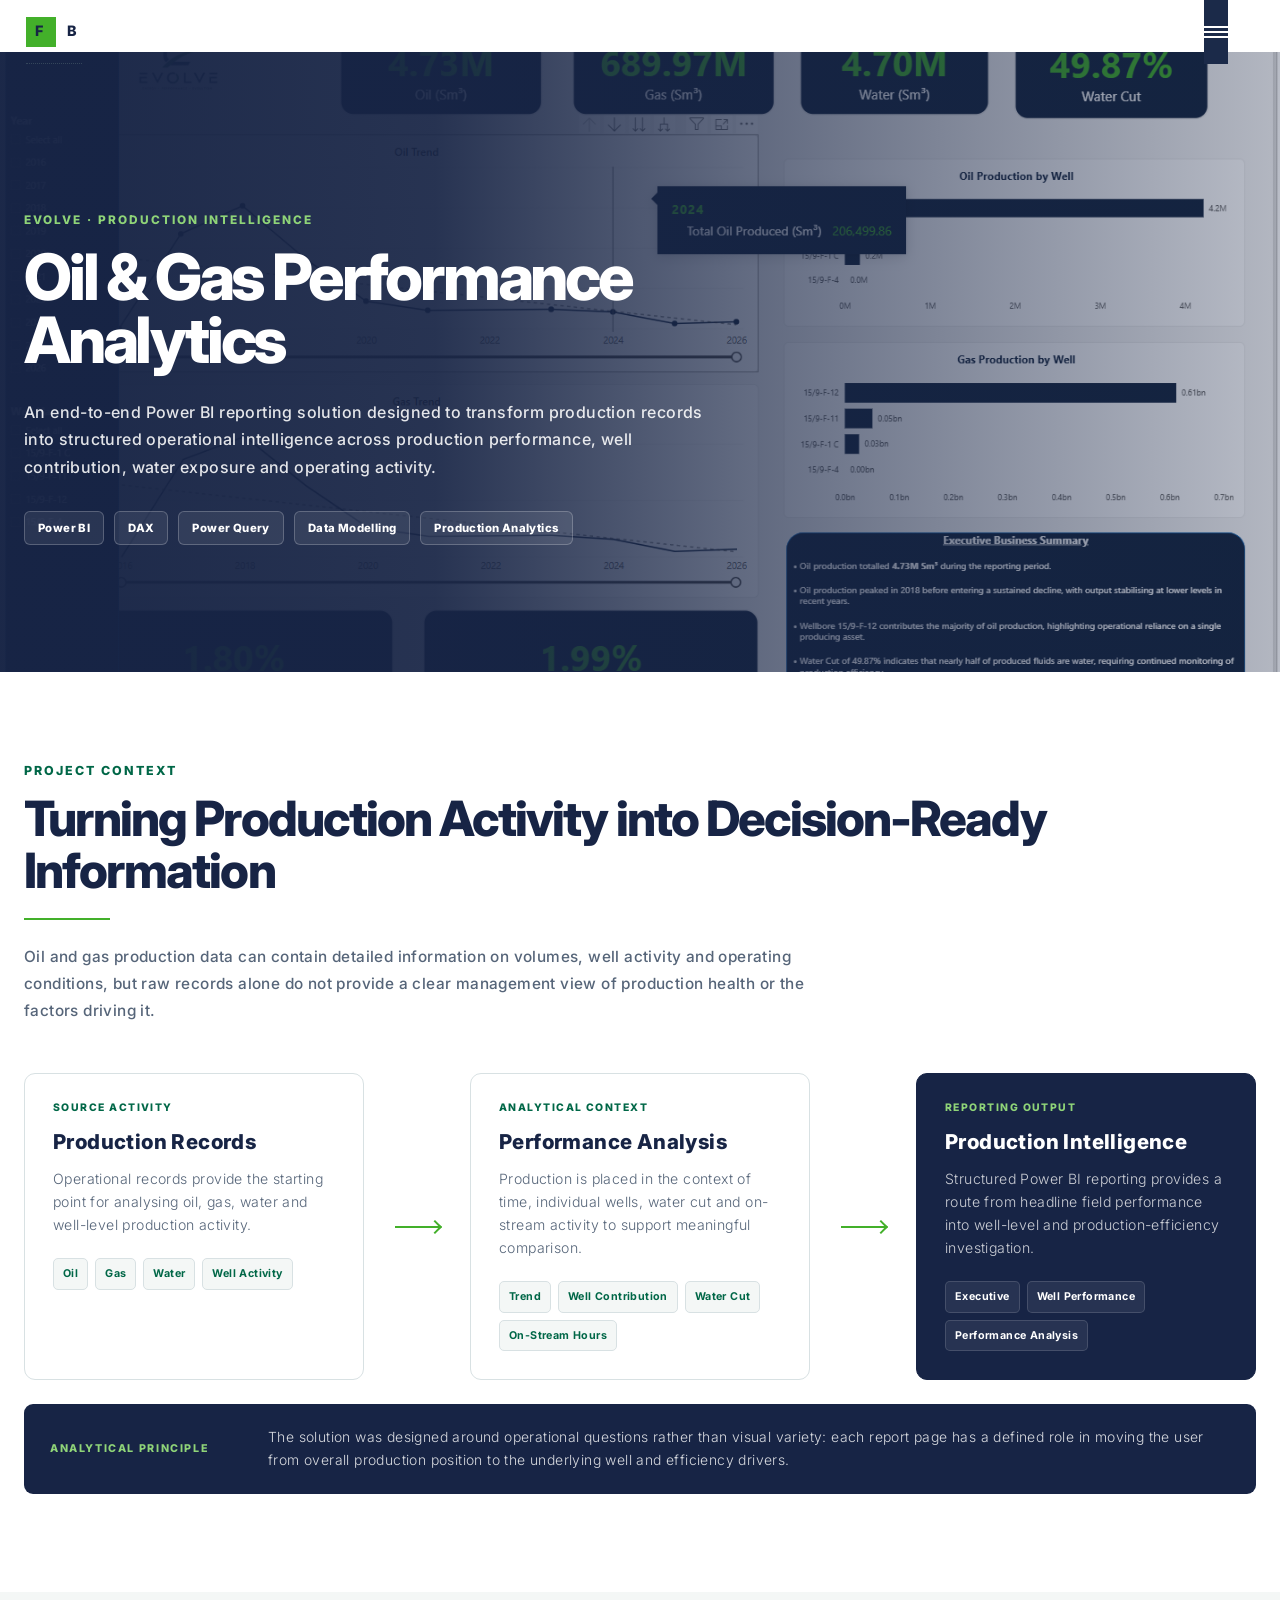
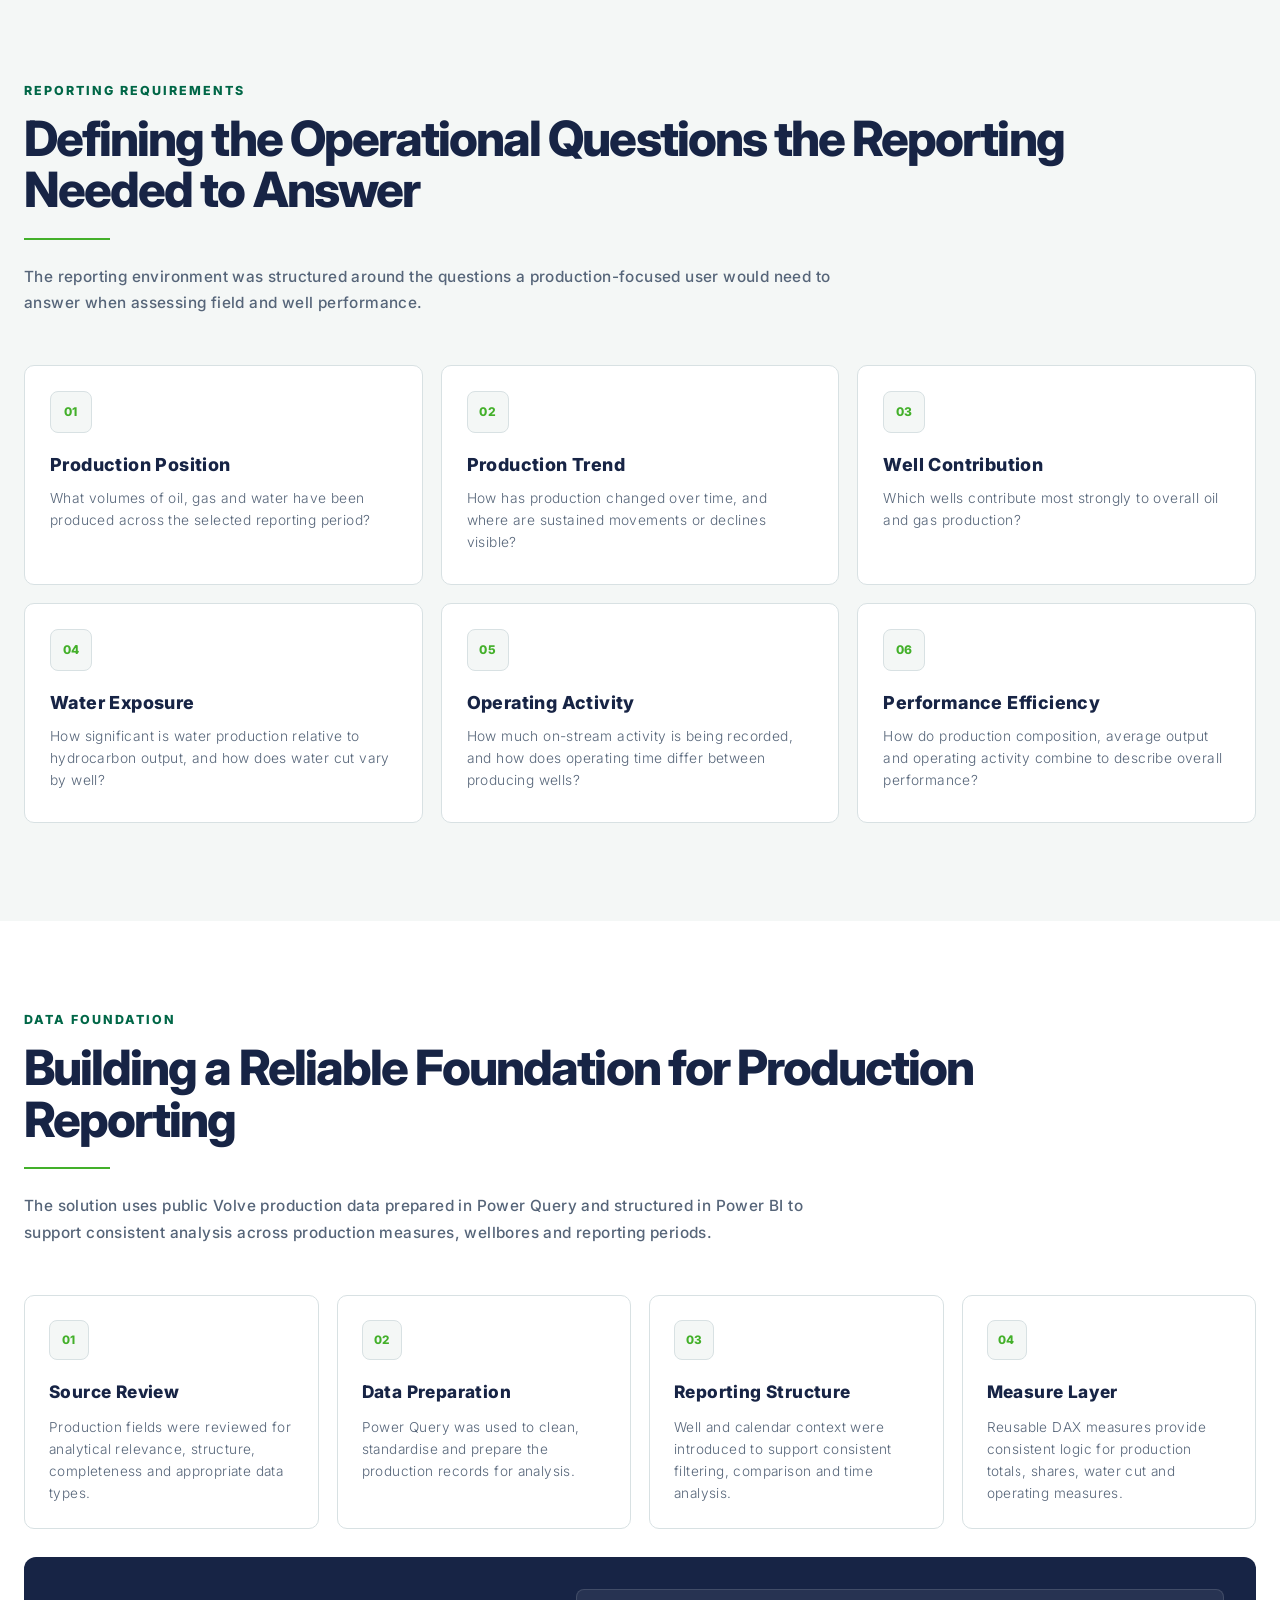
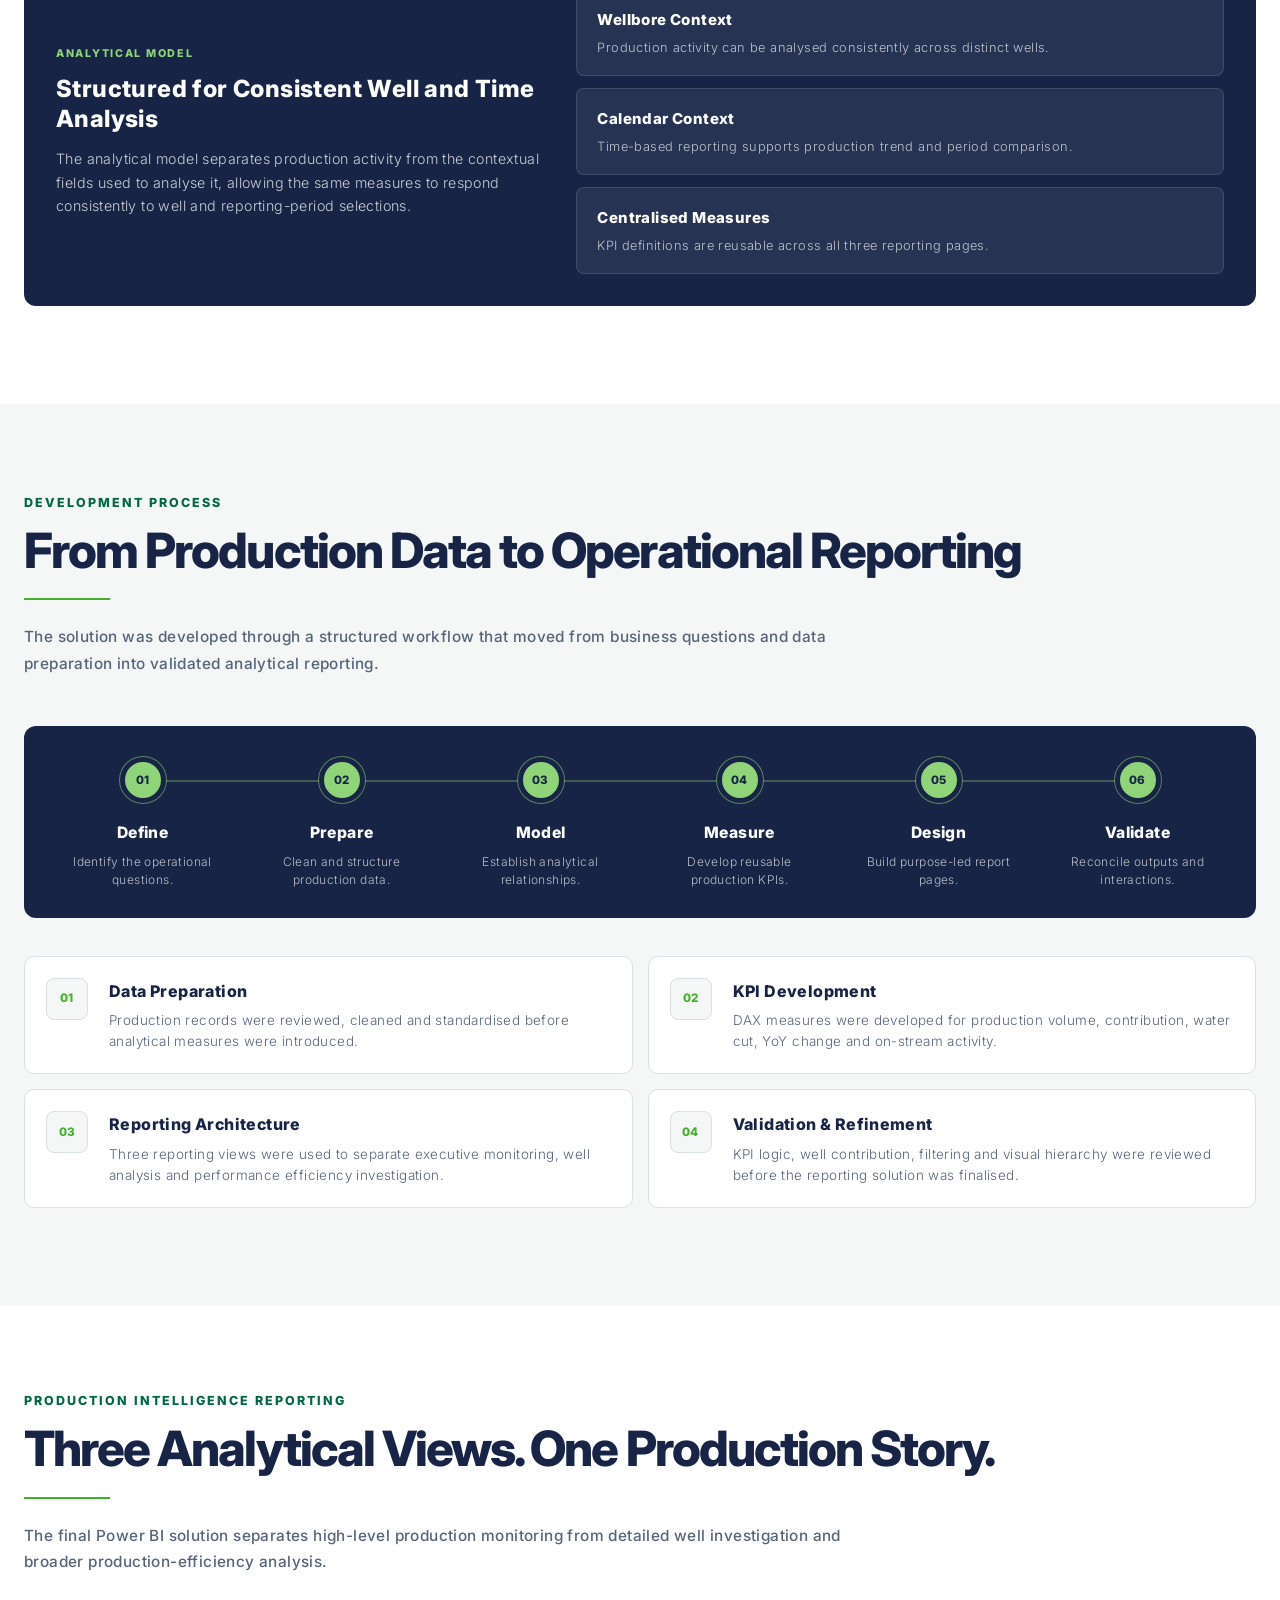
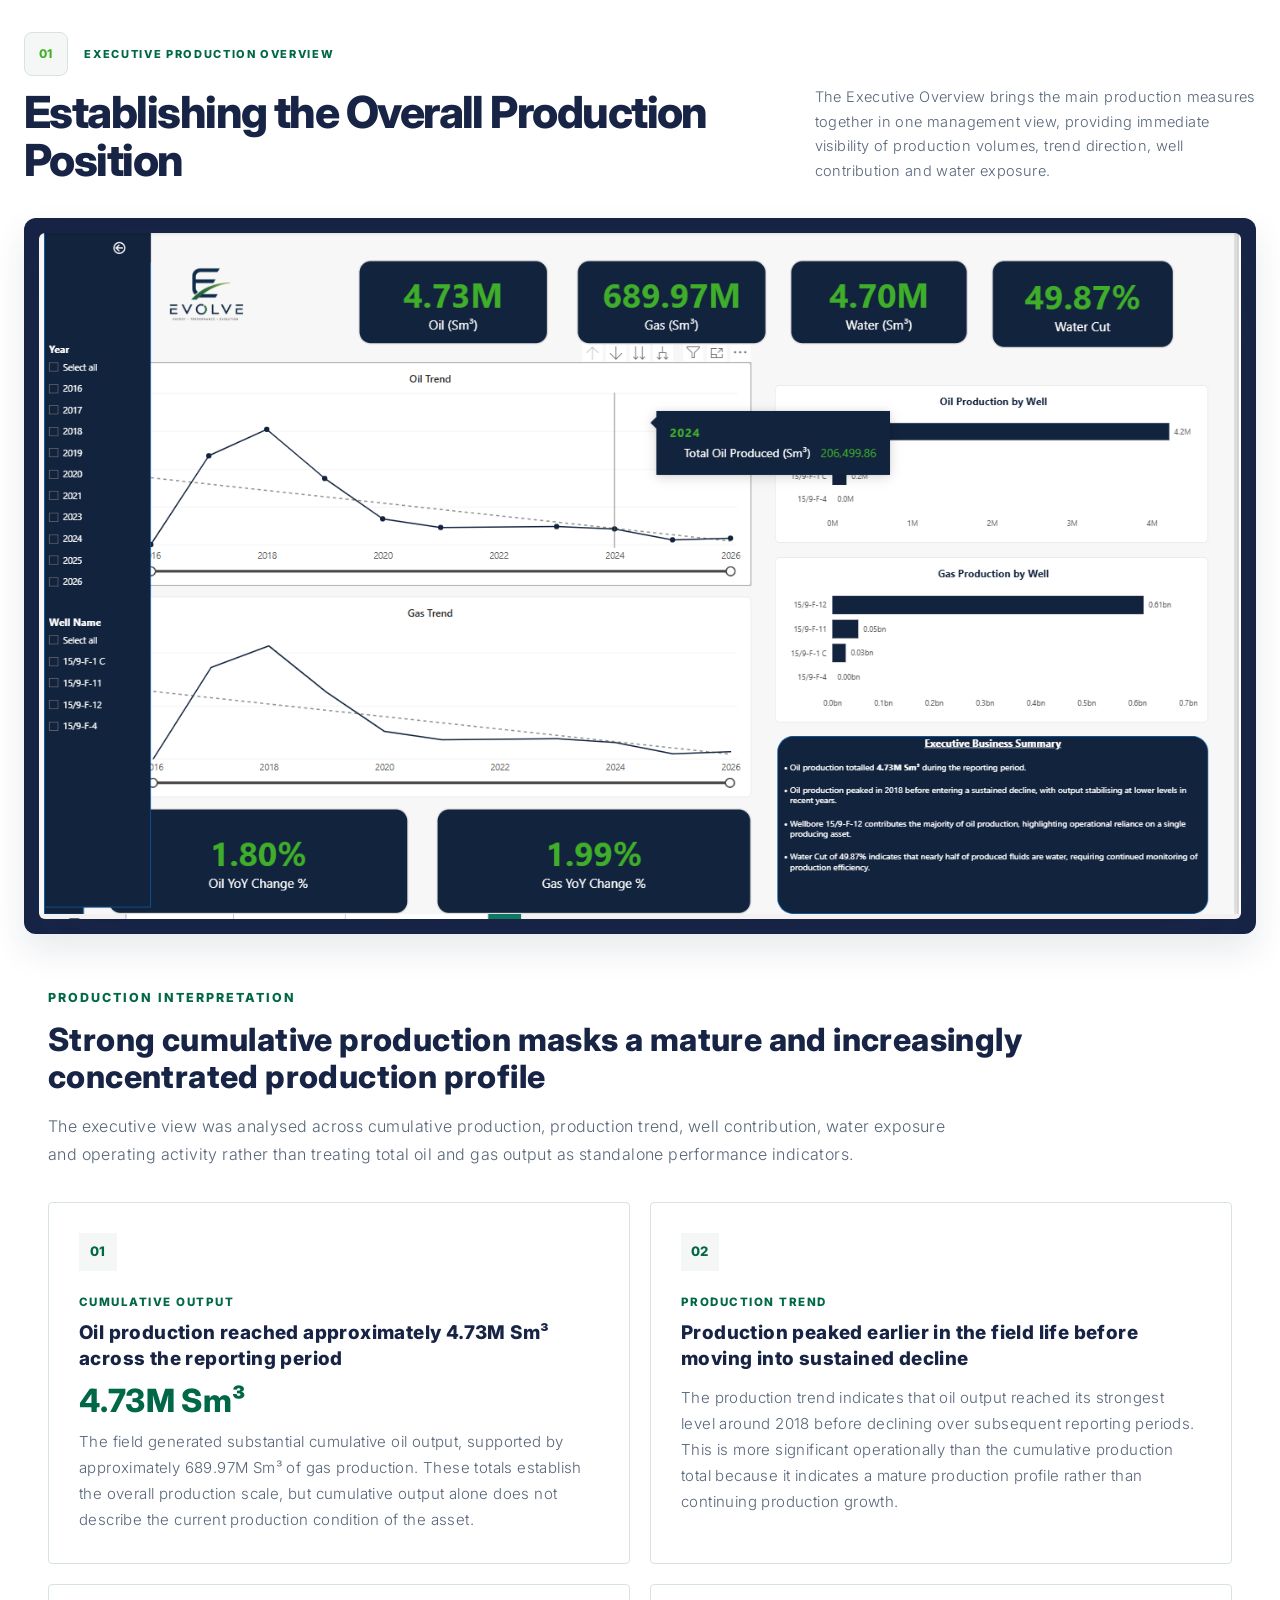
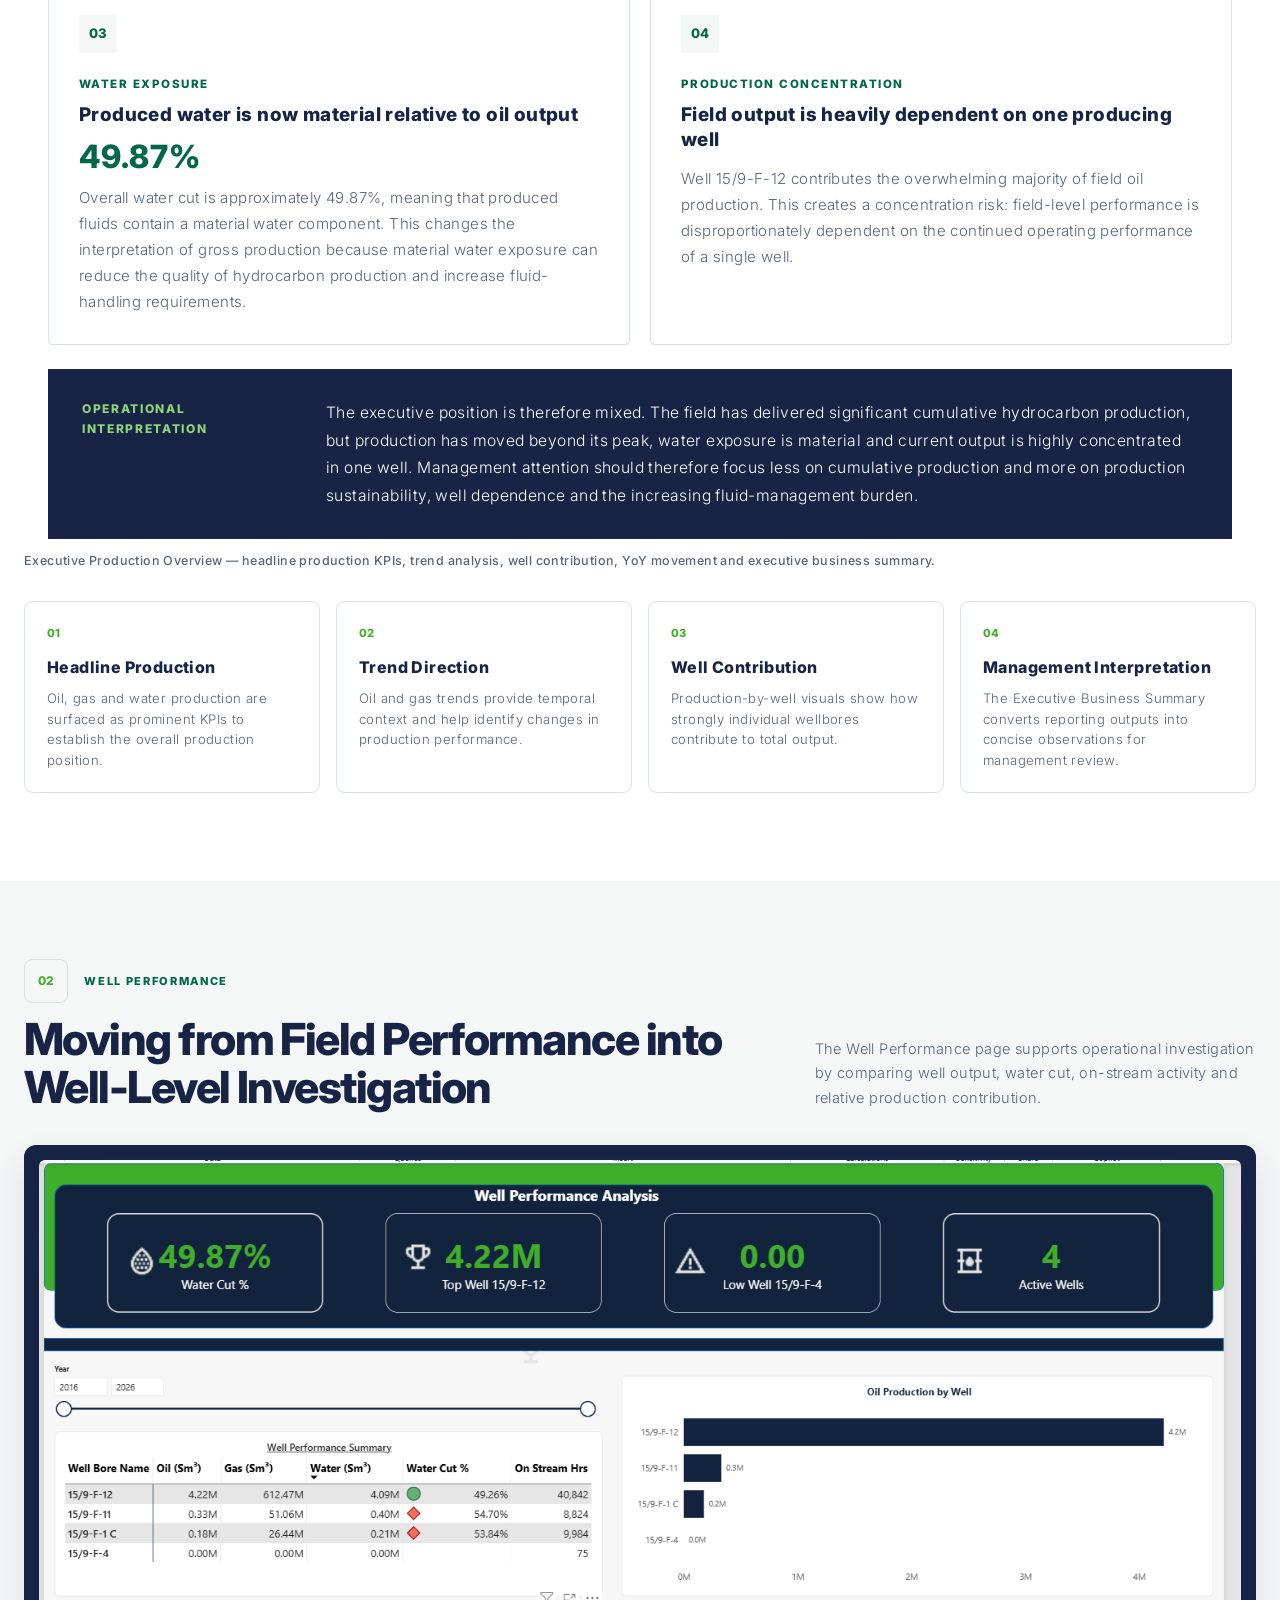
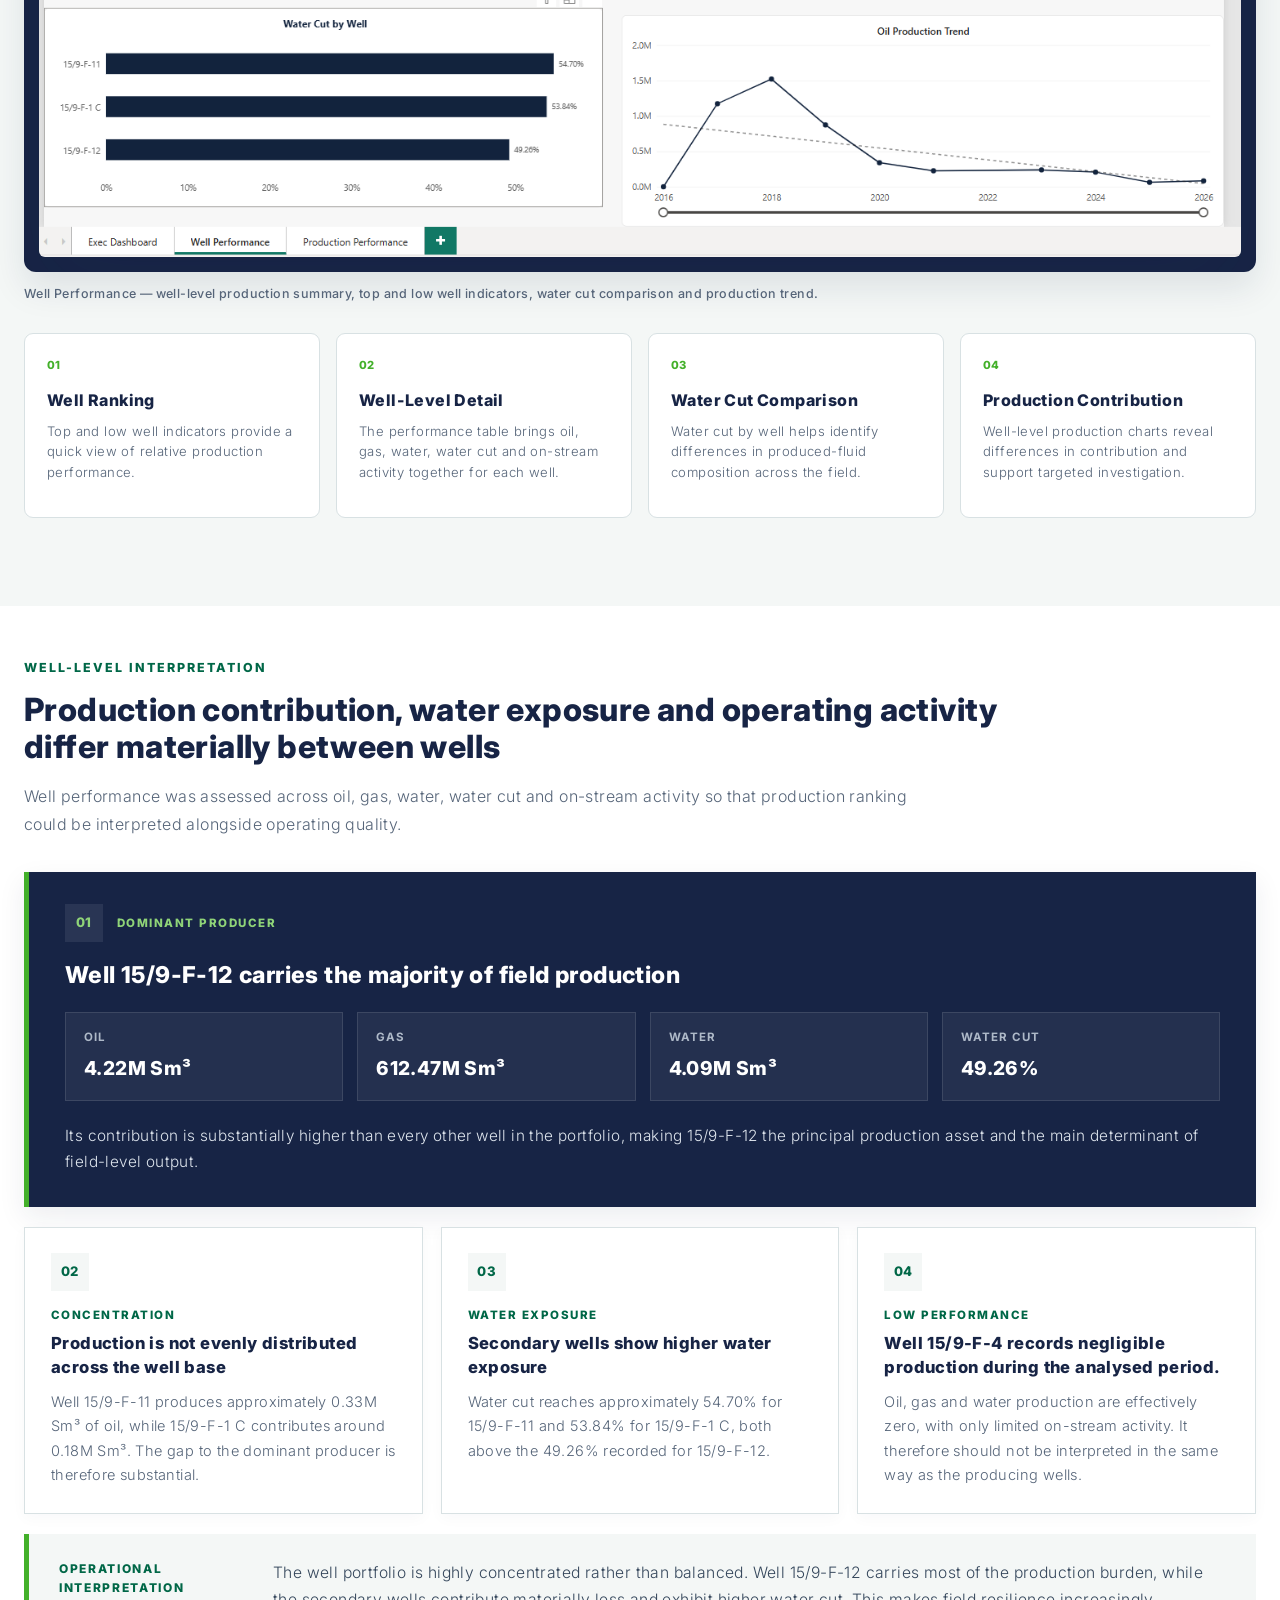
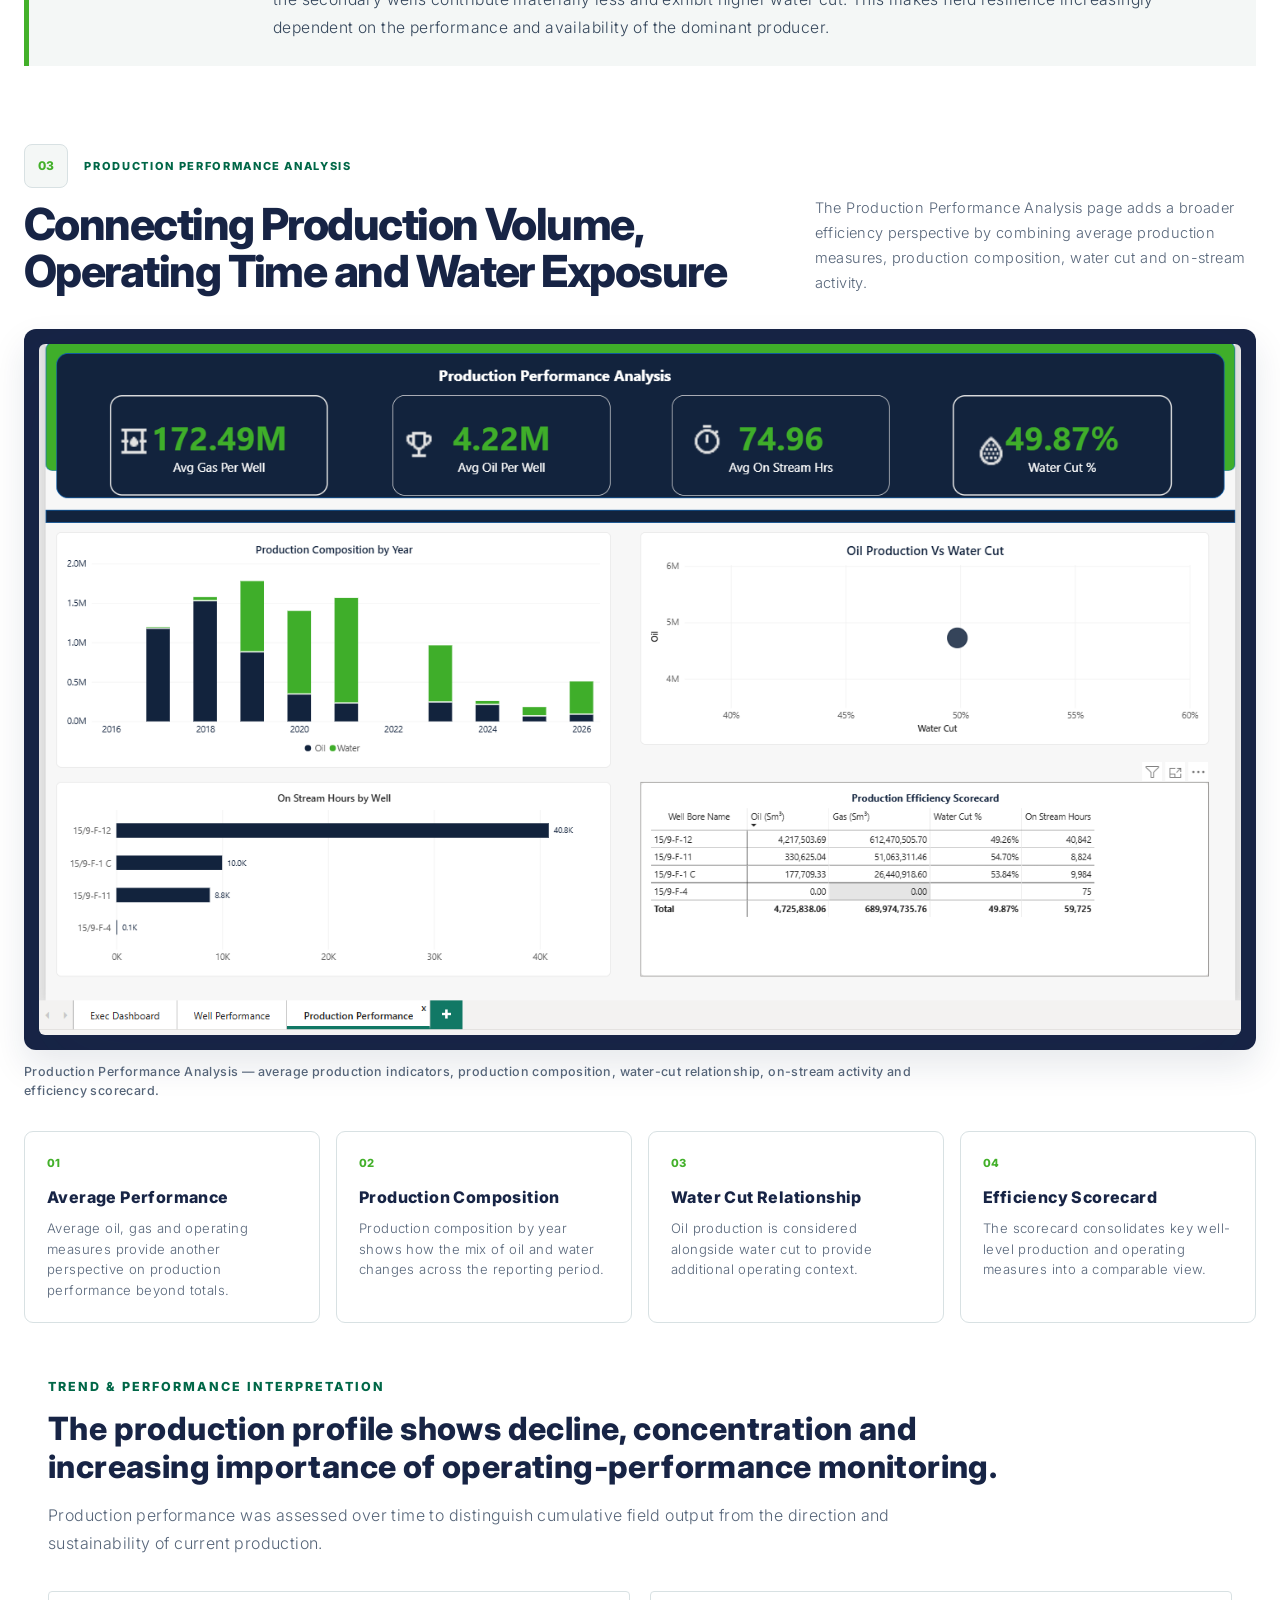
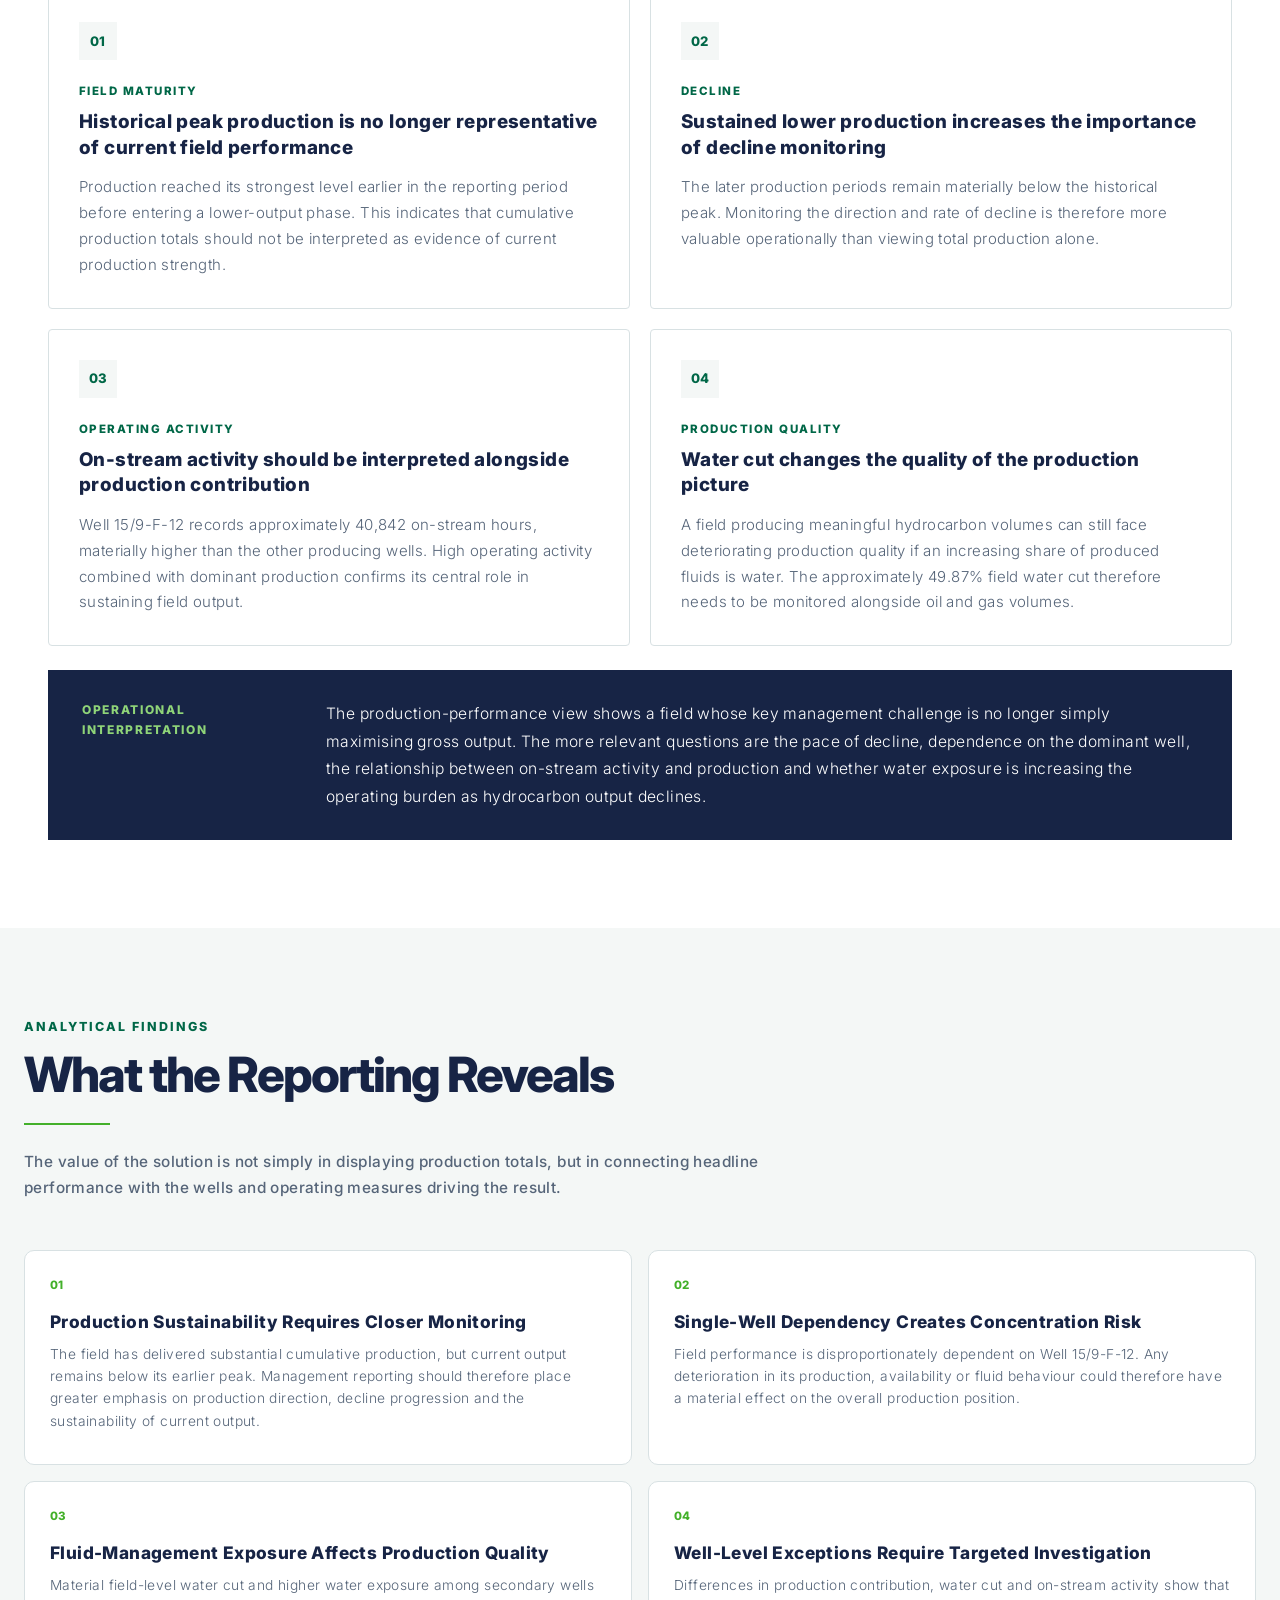
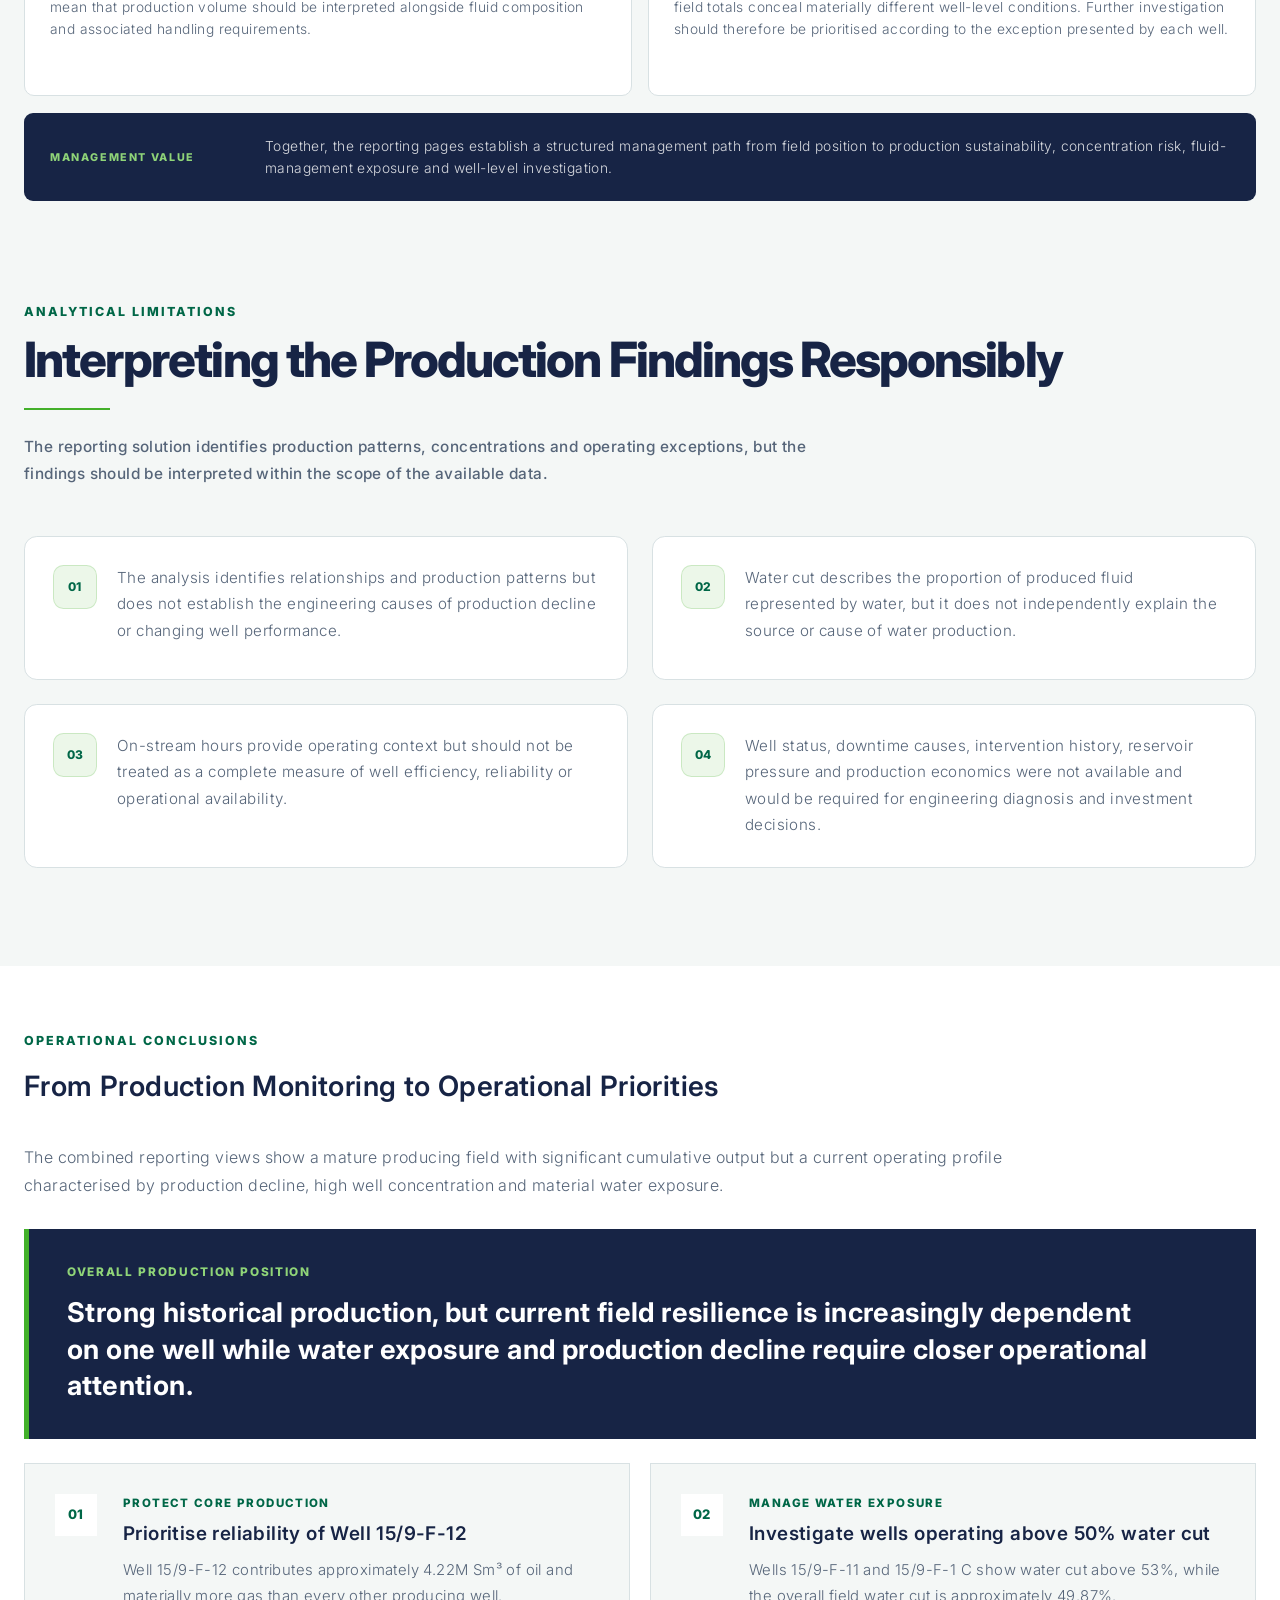
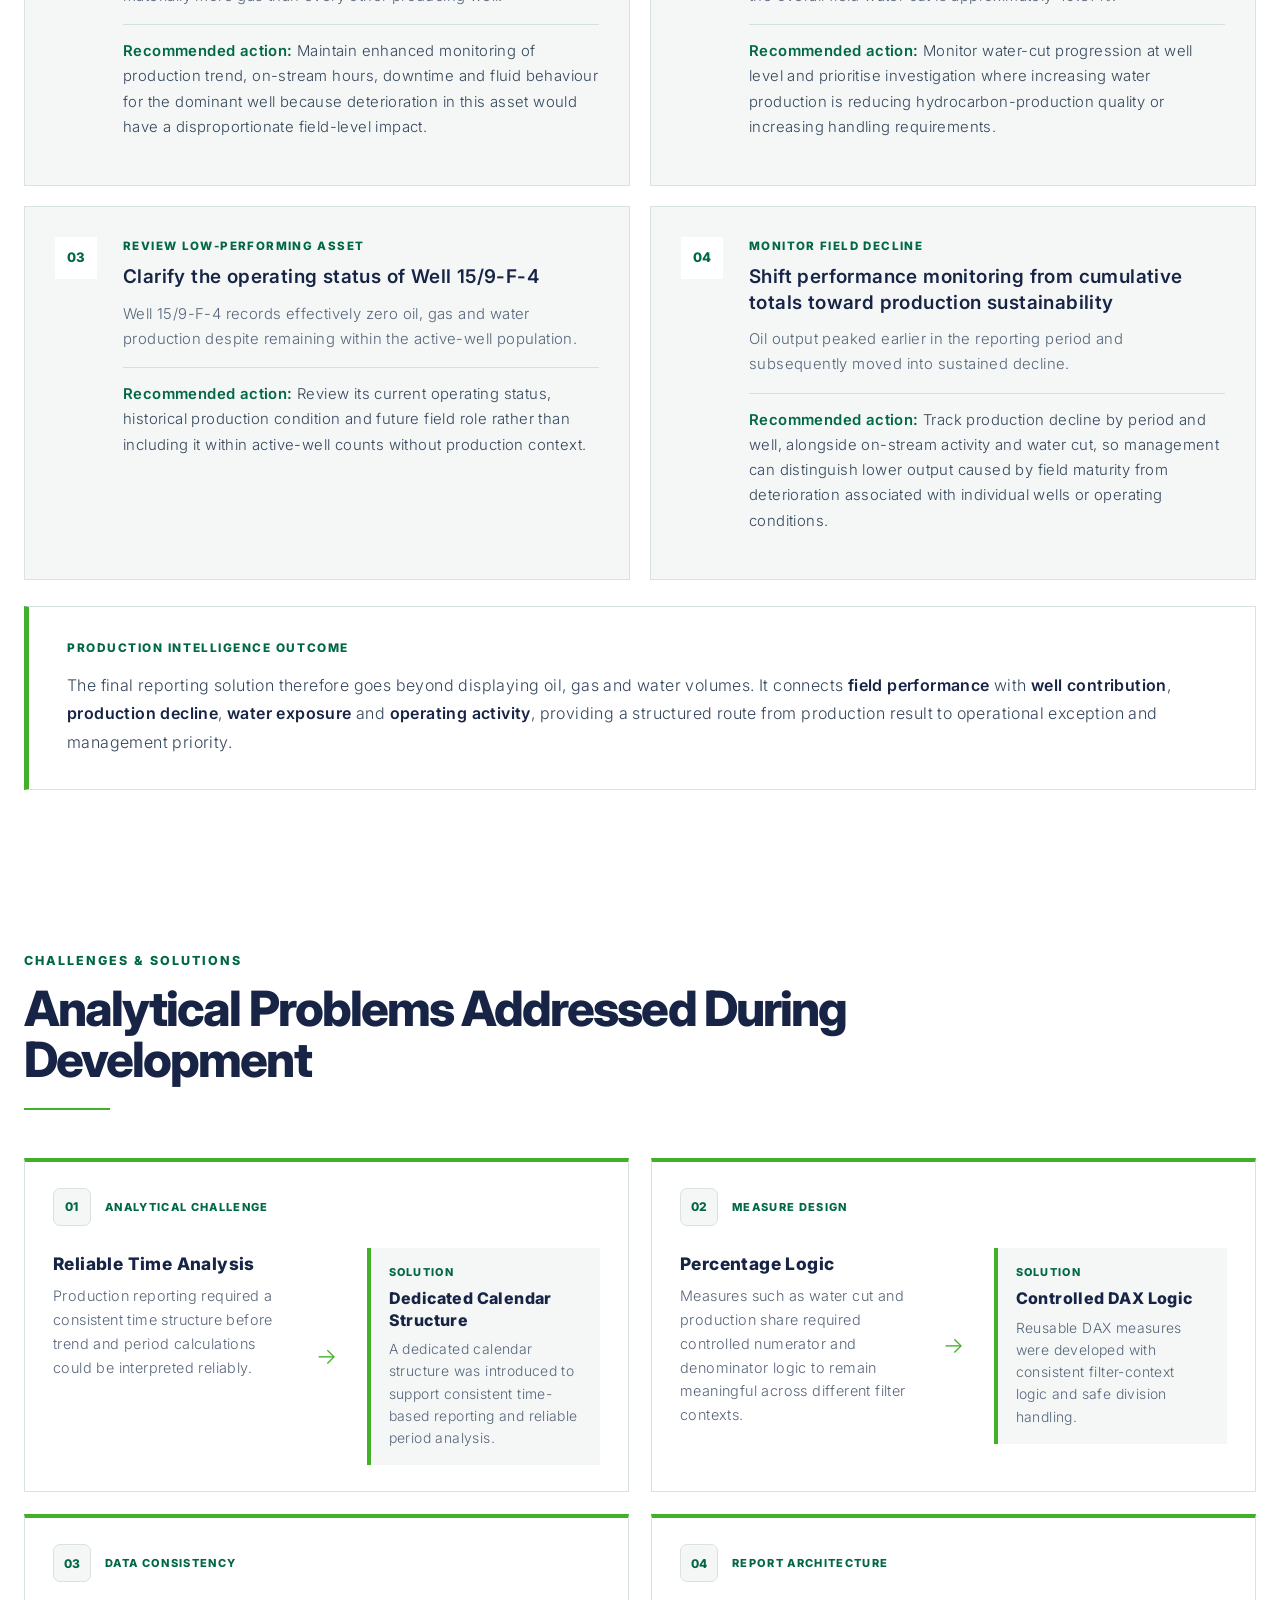
<file: evolve.html>
<!DOCTYPE HTML>

<!--
    Fola Balogun Portfolio
    Volve Production Intelligence

    Based on HTML5 UP Forty
    html5up.net | @ajlkn
    Free for personal and commercial use under the CCA 3.0 license
    html5up.net/license
-->

<html lang="en">

<head>

    <title>
        Volve Production Intelligence | Fola Balogun
    </title>

    <meta charset="utf-8" />

    <meta
        name="viewport"
        content="width=device-width, initial-scale=1, user-scalable=no"
    />

    <meta
        name="description"
        content="Volve Production Intelligence — an end-to-end Power BI oil and gas analytics case study covering production monitoring, well performance, production efficiency, DAX, Power Query and data modelling."
    />

    <link
        rel="stylesheet"
        href="assets/css/main.css"
    />

    <noscript>
        <link
            rel="stylesheet"
            href="assets/css/noscript.css"
        />
    </noscript>

</head>


<body class="evolve-page">


    <!-- =========================================================
         WRAPPER
    ========================================================== -->

    <div id="wrapper">


     <!-- =====================================================
     HEADER
====================================================== -->

<header id="header" class="alt evolve-header">

    <a href="index.html" class="evolve-logo">

        <span class="evolve-logo-f">
            F
        </span>

        <span class="evolve-logo-b">
            B
        </span>

    </a>


    <nav>

        <a href="#menu">
            Menu
        </a>

    </nav>

</header>



        <!-- =====================================================
             MENU
        ====================================================== -->

        <nav id="menu">

            <ul class="links">

                <li>
                    <a href="index.html">
                        Home
                    </a>
                </li>

                <li>
                    <a
                        href="#evolve-context"
                        class="scrolly">

                        Project Context

                    </a>
                </li>

                <li>
                    <a
                        href="#evolve-data"
                        class="scrolly">

                        Data Foundation

                    </a>
                </li>

                <li>
                    <a
                        href="#evolve-reporting"
                        class="scrolly">

                        Reporting Solution

                    </a>
                </li>

                <li>
                    <a
                        href="#evolve-findings"
                        class="scrolly">

                        Analytical Findings

                    </a>
                </li>

                <li>
    <a
        href="#evolve-limitations"
        class="scrolly">

        Analytical Limitations

    </a>
</li>

                <li>
                    <a
                        href="#evolve-closeout"
                        class="scrolly">

                        Close-Out

                    </a>
                </li>

            </ul>


            <ul class="actions stacked">

                <li>

                    <a
                        href="index.html#home-case-studies"
                        class="button primary fit">

                        View All Case Studies

                    </a>

                </li>


                <li>

                    <a
                        href="assets/Fola_Balogun_CV.pdf"
                        class="button fit"
                        target="_blank"
                        rel="noopener">

                        View Resume

                    </a>

                </li>

            </ul>

        </nav>



        <!-- =====================================================
             01 — HERO
        ====================================================== -->

        <section
            id="evolve-hero"
            class="evolve-hero-section">


            <div class="evolve-page-inner">


                <div class="evolve-hero-content">


                    <span class="evolve-hero-eyebrow">

                        EVOLVE · PRODUCTION INTELLIGENCE

                    </span>


                    <h1 class="evolve-hero-title">

                        Oil &amp; Gas
                        Performance Analytics

                    </h1>


                    <p class="evolve-hero-lead">

                        An end-to-end Power BI reporting solution
                        designed to transform production records into
                        structured operational intelligence across
                        production performance, well contribution,
                        water exposure and operating activity.

                    </p>


                    <div class="evolve-hero-tags">

                        <span>Power BI</span>

                        <span>DAX</span>

                        <span>Power Query</span>

                        <span>Data Modelling</span>

                        <span>Production Analytics</span>

                    </div>


                </div>


            </div>


        </section>



        <!-- =====================================================
             MAIN
        ====================================================== -->

        <main id="evolve-main">



            <!-- =================================================
                 02 — PROJECT CONTEXT
            ================================================== -->

            <section
                id="evolve-context"
                class="evolve-section evolve-section-white">


                <div class="evolve-page-inner">


                    <div class="evolve-section-heading">


                        <span class="evolve-section-label">
                            PROJECT CONTEXT
                        </span>


                        <h2 class="evolve-section-title">

                            Turning Production Activity
                            into Decision-Ready Information

                        </h2>


                        <p class="evolve-section-intro">

                            Oil and gas production data can contain
                            detailed information on volumes, well activity
                            and operating conditions, but raw records alone
                            do not provide a clear management view of
                            production health or the factors driving it.

                        </p>


                    </div>



                    <!-- CONTEXT JOURNEY -->

                    <div class="evolve-context-flow">


                        <!-- SOURCE -->

                        <article class="evolve-context-stage">


                            <span class="evolve-context-kicker">
                                SOURCE ACTIVITY
                            </span>


                            <h3>
                                Production Records
                            </h3>


                            <p>

                                Operational records provide the starting
                                point for analysing oil, gas, water and
                                well-level production activity.

                            </p>


                            <div class="evolve-context-tags">

                                <span>Oil</span>
                                <span>Gas</span>
                                <span>Water</span>
                                <span>Well Activity</span>

                            </div>


                        </article>



                        <div
                            class="evolve-flow-arrow"
                            aria-hidden="true">

                            <span></span>

                        </div>



                        <!-- ANALYSIS -->

                        <article class="evolve-context-stage">


                            <span class="evolve-context-kicker">
                                ANALYTICAL CONTEXT
                            </span>


                            <h3>
                                Performance Analysis
                            </h3>


                            <p>

                                Production is placed in the context
                                of time, individual wells, water cut
                                and on-stream activity to support
                                meaningful comparison.

                            </p>


                            <div class="evolve-context-tags">

                                <span>Trend</span>
                                <span>Well Contribution</span>
                                <span>Water Cut</span>
                                <span>On-Stream Hours</span>

                            </div>


                        </article>



                        <div
                            class="evolve-flow-arrow"
                            aria-hidden="true">

                            <span></span>

                        </div>



                        <!-- OUTPUT -->

                        <article
                            class="evolve-context-stage
                                   evolve-context-stage-dark">


                            <span class="evolve-context-kicker">
                                REPORTING OUTPUT
                            </span>


                            <h3>
                                Production Intelligence
                            </h3>


                            <p>

                                Structured Power BI reporting provides
                                a route from headline field performance
                                into well-level and production-efficiency
                                investigation.

                            </p>


                            <div class="evolve-context-output">

                                <span>Executive</span>

                                <span>Well Performance</span>

                                <span>Performance Analysis</span>

                            </div>


                        </article>


                    </div>



                    <!-- PRINCIPLE -->

                    <div class="evolve-context-principle">


                        <span>
                            ANALYTICAL PRINCIPLE
                        </span>


                        <p>

                            The solution was designed around operational
                            questions rather than visual variety: each
                            report page has a defined role in moving
                            the user from overall production position
                            to the underlying well and efficiency drivers.

                        </p>


                    </div>


                </div>


            </section>



            <!-- =================================================
                 03 — REPORTING REQUIREMENTS
            ================================================== -->

            <section
                id="evolve-requirements"
                class="evolve-section evolve-section-grey">


                <div class="evolve-page-inner">


                    <div class="evolve-section-heading">


                        <span class="evolve-section-label">
                            REPORTING REQUIREMENTS
                        </span>


                        <h2 class="evolve-section-title">

                            Defining the Operational Questions
                            the Reporting Needed to Answer

                        </h2>


                        <p class="evolve-section-intro">

                            The reporting environment was structured
                            around the questions a production-focused
                            user would need to answer when assessing
                            field and well performance.

                        </p>


                    </div>



                    <div class="evolve-requirements-grid">


                        <article class="evolve-requirement-card">

                            <span>01</span>

                            <h3>
                                Production Position
                            </h3>

                            <p>

                                What volumes of oil, gas and water
                                have been produced across the
                                selected reporting period?

                            </p>

                        </article>



                        <article class="evolve-requirement-card">

                            <span>02</span>

                            <h3>
                                Production Trend
                            </h3>

                            <p>

                                How has production changed over time,
                                and where are sustained movements
                                or declines visible?

                            </p>

                        </article>



                        <article class="evolve-requirement-card">

                            <span>03</span>

                            <h3>
                                Well Contribution
                            </h3>

                            <p>

                                Which wells contribute most strongly
                                to overall oil and gas production?

                            </p>

                        </article>



                        <article class="evolve-requirement-card">

                            <span>04</span>

                            <h3>
                                Water Exposure
                            </h3>

                            <p>

                                How significant is water production
                                relative to hydrocarbon output,
                                and how does water cut vary by well?

                            </p>

                        </article>



                        <article class="evolve-requirement-card">

                            <span>05</span>

                            <h3>
                                Operating Activity
                            </h3>

                            <p>

                                How much on-stream activity is being
                                recorded, and how does operating time
                                differ between producing wells?

                            </p>

                        </article>



                        <article class="evolve-requirement-card">

                            <span>06</span>

                            <h3>
                                Performance Efficiency
                            </h3>

                            <p>

                                How do production composition,
                                average output and operating activity
                                combine to describe overall performance?

                            </p>

                        </article>


                    </div>


                </div>


            </section>



            <!-- =================================================
                 04 — DATA FOUNDATION
            ================================================== -->

            <section
                id="evolve-data"
                class="evolve-section evolve-section-white">


                <div class="evolve-page-inner">


                    <div class="evolve-section-heading">


                        <span class="evolve-section-label">
                            DATA FOUNDATION
                        </span>


                        <h2 class="evolve-section-title">

                            Building a Reliable Foundation
                            for Production Reporting

                        </h2>


                        <p class="evolve-section-intro">

                            The solution uses public Volve production
                            data prepared in Power Query and structured
                            in Power BI to support consistent analysis
                            across production measures, wellbores
                            and reporting periods.

                        </p>


                    </div>



                    <!-- DATA BUILD -->

                    <div class="evolve-data-summary">


                        <article class="evolve-data-summary-card">

                            <span class="evolve-data-number">
                                01
                            </span>

                            <h3>
                                Source Review
                            </h3>

                            <p>

                                Production fields were reviewed for
                                analytical relevance, structure,
                                completeness and appropriate data types.

                            </p>

                        </article>



                        <article class="evolve-data-summary-card">

                            <span class="evolve-data-number">
                                02
                            </span>

                            <h3>
                                Data Preparation
                            </h3>

                            <p>

                                Power Query was used to clean,
                                standardise and prepare the production
                                records for analysis.

                            </p>

                        </article>



                        <article class="evolve-data-summary-card">

                            <span class="evolve-data-number">
                                03
                            </span>

                            <h3>
                                Reporting Structure
                            </h3>

                            <p>

                                Well and calendar context were introduced
                                to support consistent filtering,
                                comparison and time analysis.

                            </p>

                        </article>



                        <article class="evolve-data-summary-card">

                            <span class="evolve-data-number">
                                04
                            </span>

                            <h3>
                                Measure Layer
                            </h3>

                            <p>

                                Reusable DAX measures provide consistent
                                logic for production totals, shares,
                                water cut and operating measures.

                            </p>

                        </article>


                    </div>



                    <!-- MODEL PANEL -->

                    <div class="evolve-model-panel">


                        <div class="evolve-model-copy">


                            <span class="evolve-panel-kicker">
                                ANALYTICAL MODEL
                            </span>


                            <h3>

                                Structured for Consistent
                                Well and Time Analysis

                            </h3>


                            <p>

                                The analytical model separates production
                                activity from the contextual fields used
                                to analyse it, allowing the same measures
                                to respond consistently to well and
                                reporting-period selections.

                            </p>


                        </div>



                        <div class="evolve-model-principles">


                            <article>

                                <strong>
                                    Wellbore Context
                                </strong>

                                <span>

                                    Production activity can be analysed
                                    consistently across distinct wells.

                                </span>

                            </article>


                            <article>

                                <strong>
                                    Calendar Context
                                </strong>

                                <span>

                                    Time-based reporting supports
                                    production trend and period comparison.

                                </span>

                            </article>


                            <article>

                                <strong>
                                    Centralised Measures
                                </strong>

                                <span>

                                    KPI definitions are reusable across
                                    all three reporting pages.

                                </span>

                            </article>


                        </div>


                    </div>


                </div>


            </section>



            <!-- =================================================
                 05 — DEVELOPMENT PROCESS
            ================================================== -->

            <section
                id="evolve-development"
                class="evolve-section evolve-section-grey">


                <div class="evolve-page-inner">


                    <div class="evolve-section-heading">


                        <span class="evolve-section-label">
                            DEVELOPMENT PROCESS
                        </span>


                        <h2 class="evolve-section-title">

                            From Production Data
                            to Operational Reporting

                        </h2>


                        <p class="evolve-section-intro">

                            The solution was developed through
                            a structured workflow that moved from
                            business questions and data preparation
                            into validated analytical reporting.

                        </p>


                    </div>



                    <!-- WORKFLOW -->

                    <div class="evolve-workflow">


                        <article>

                            <span>01</span>

                            <h3>
                                Define
                            </h3>

                            <p>
                                Identify the operational questions.
                            </p>

                        </article>


                        <article>

                            <span>02</span>

                            <h3>
                                Prepare
                            </h3>

                            <p>
                                Clean and structure production data.
                            </p>

                        </article>


                        <article>

                            <span>03</span>

                            <h3>
                                Model
                            </h3>

                            <p>
                                Establish analytical relationships.
                            </p>

                        </article>


                        <article>

                            <span>04</span>

                            <h3>
                                Measure
                            </h3>

                            <p>
                                Develop reusable production KPIs.
                            </p>

                        </article>


                        <article>

                            <span>05</span>

                            <h3>
                                Design
                            </h3>

                            <p>
                                Build purpose-led report pages.
                            </p>

                        </article>


                        <article>

                            <span>06</span>

                            <h3>
                                Validate
                            </h3>

                            <p>
                                Reconcile outputs and interactions.
                            </p>

                        </article>


                    </div>



                    <!-- DEVELOPMENT DETAIL -->

                    <div class="evolve-development-grid">


                        <article class="evolve-development-card">

                            <span>01</span>

                            <div>

                                <h3>
                                    Data Preparation
                                </h3>

                                <p>

                                    Production records were reviewed,
                                    cleaned and standardised before
                                    analytical measures were introduced.

                                </p>

                            </div>

                        </article>



                        <article class="evolve-development-card">

                            <span>02</span>

                            <div>

                                <h3>
                                    KPI Development
                                </h3>

                                <p>

                                    DAX measures were developed for
                                    production volume, contribution,
                                    water cut, YoY change and
                                    on-stream activity.

                                </p>

                            </div>

                        </article>



                        <article class="evolve-development-card">

                            <span>03</span>

                            <div>

                                <h3>
                                    Reporting Architecture
                                </h3>

                                <p>

                                    Three reporting views were used
                                    to separate executive monitoring,
                                    well analysis and performance
                                    efficiency investigation.

                                </p>

                            </div>

                        </article>



                        <article class="evolve-development-card">

                            <span>04</span>

                            <div>

                                <h3>
                                    Validation &amp; Refinement
                                </h3>

                                <p>

                                    KPI logic, well contribution,
                                    filtering and visual hierarchy
                                    were reviewed before the
                                    reporting solution was finalised.

                                </p>

                            </div>

                        </article>


                    </div>


                </div>


            </section>



            <!-- =================================================
                 06 — REPORTING SOLUTION INTRO
            ================================================== -->

            <section
                id="evolve-reporting"
                class="evolve-reporting-intro">


                <div class="evolve-page-inner">


                    <span class="evolve-section-label">
                        PRODUCTION INTELLIGENCE REPORTING
                    </span>


                    <h2 class="evolve-section-title">

                        Three Analytical Views.
                        One Production Story.

                    </h2>


                    <p class="evolve-section-intro">

                        The final Power BI solution separates
                        high-level production monitoring from
                        detailed well investigation and broader
                        production-efficiency analysis.

                    </p>


                </div>


            </section>



            <!-- =================================================
                 07 — EXECUTIVE PRODUCTION OVERVIEW
            ================================================== -->

            <section
                id="evolve-executive"
                class="evolve-report-page evolve-report-page-white">


                <div class="evolve-page-inner">


                    <div class="evolve-report-heading">


                        <div>


                            <span class="evolve-report-number">
                                01
                            </span>


                            <span class="evolve-report-label">
                                EXECUTIVE PRODUCTION OVERVIEW
                            </span>


                            <h2>

                                Establishing the Overall
                                Production Position

                            </h2>


                        </div>



                        <p>

                            The Executive Overview brings the main
                            production measures together in one
                            management view, providing immediate
                            visibility of production volumes,
                            trend direction, well contribution
                            and water exposure.

                        </p>


                    </div>



                    <!-- ACTUAL DASHBOARD -->

                    <figure class="evolve-dashboard-figure">


                        <div class="evolve-dashboard-frame">

                            <img
                                src="images/evolve/evolve-executive-dashboard.png"
                                alt="Volve Executive Production Overview Power BI dashboard"
                            />

                        </div>
<!-- =========================================================
     EVOLVE — EXECUTIVE OVERVIEW ANALYSIS
========================================================= -->

<div class="evolve-pack-analysis">

    <div class="evolve-analysis-heading">

        <span class="evolve-analysis-label">
            PRODUCTION INTERPRETATION
        </span>

        <h3>
            Strong cumulative production masks a mature and
            increasingly concentrated production profile
        </h3>

        <p>
            The executive view was analysed across cumulative production,
            production trend, well contribution, water exposure and
            operating activity rather than treating total oil and gas
            output as standalone performance indicators.
        </p>

    </div>


    <div class="evolve-finding-grid">


        <!-- FINDING 01 -->

        <article class="evolve-finding-card">

            <span class="evolve-finding-number">
                01
            </span>

            <span class="evolve-finding-type">
                CUMULATIVE OUTPUT
            </span>

            <h4>
                Oil production reached approximately 4.73M Sm³
                across the reporting period
            </h4>

            <p class="evolve-finding-metric">
                4.73M Sm³
            </p>

            <p>
                The field generated substantial cumulative oil output,
                supported by approximately 689.97M Sm³ of gas production.
                These totals establish the overall production scale, but
                cumulative output alone does not describe the current
                production condition of the asset.
            </p>

        </article>


        <!-- FINDING 02 -->

        <article class="evolve-finding-card">

            <span class="evolve-finding-number">
                02
            </span>

            <span class="evolve-finding-type">
                PRODUCTION TREND
            </span>

            <h4>
                Production peaked earlier in the field life before
                moving into sustained decline
            </h4>

            <p>
                The production trend indicates that oil output reached
                its strongest level around 2018 before declining over
                subsequent reporting periods. This is more significant
                operationally than the cumulative production total
                because it indicates a mature production profile rather
                than continuing production growth.
            </p>

        </article>


        <!-- FINDING 03 -->

        <article class="evolve-finding-card">

            <span class="evolve-finding-number">
                03
            </span>

            <span class="evolve-finding-type">
                WATER EXPOSURE
            </span>

            <h4>
                Produced water is now material relative to oil output
            </h4>

            <p class="evolve-finding-metric">
                49.87%
            </p>

            <p>
                Overall water cut is approximately 49.87%, meaning that
                produced fluids contain a material water component.
                This changes the interpretation of gross production
                because material water exposure can reduce the quality
                of hydrocarbon production and increase fluid-handling
                requirements.
            </p>

        </article>


        <!-- FINDING 04 -->

        <article class="evolve-finding-card">

            <span class="evolve-finding-number">
                04
            </span>

            <span class="evolve-finding-type">
                PRODUCTION CONCENTRATION
            </span>

            <h4>
                Field output is heavily dependent on one producing well
            </h4>

            <p>
                Well 15/9-F-12 contributes the overwhelming majority of
                field oil production. This creates a concentration risk:
                field-level performance is disproportionately dependent
                on the continued operating performance of a single well.
            </p>

        </article>

    </div>


    <div class="evolve-operational-interpretation">

        <span>
            OPERATIONAL INTERPRETATION
        </span>

        <p>
            The executive position is therefore mixed. The field has
            delivered significant cumulative hydrocarbon production,
            but production has moved beyond its peak, water exposure is
            material and current output is highly concentrated in one
            well. Management attention should therefore focus less on
            cumulative production and more on production sustainability,
            well dependence and the increasing fluid-management burden.
        </p>

    </div>

</div>

                        <figcaption>

                            Executive Production Overview —
                            headline production KPIs, trend analysis,
                            well contribution, YoY movement and
                            executive business summary.

                        </figcaption>


                    </figure>



                    <!-- PURPOSE -->

                    <div class="evolve-report-analysis-grid">


                        <article>

                            <span>01</span>

                            <h3>
                                Headline Production
                            </h3>

                            <p>

                                Oil, gas and water production are
                                surfaced as prominent KPIs to establish
                                the overall production position.

                            </p>

                        </article>



                        <article>

                            <span>02</span>

                            <h3>
                                Trend Direction
                            </h3>

                            <p>

                                Oil and gas trends provide temporal
                                context and help identify changes
                                in production performance.

                            </p>

                        </article>



                        <article>

                            <span>03</span>

                            <h3>
                                Well Contribution
                            </h3>

                            <p>

                                Production-by-well visuals show
                                how strongly individual wellbores
                                contribute to total output.

                            </p>

                        </article>



                        <article>

                            <span>04</span>

                            <h3>
                                Management Interpretation
                            </h3>

                            <p>

                                The Executive Business Summary
                                converts reporting outputs into
                                concise observations for management review.

                            </p>

                        </article>


                    </div>


                </div>


            </section>



            <!-- =================================================
                 08 — WELL PERFORMANCE
            ================================================== -->

            <section
                id="evolve-well-performance"
                class="evolve-report-page evolve-report-page-grey">


                <div class="evolve-page-inner">


                    <div class="evolve-report-heading">


                        <div>


                            <span class="evolve-report-number">
                                02
                            </span>


                            <span class="evolve-report-label">
                                WELL PERFORMANCE
                            </span>


                            <h2>

                                Moving from Field Performance
                                into Well-Level Investigation

                            </h2>


                        </div>



                        <p>

                            The Well Performance page supports
                            operational investigation by comparing
                            well output, water cut, on-stream activity
                            and relative production contribution.

                        </p>


                    </div>



                    <!-- ACTUAL DASHBOARD -->

                    <figure class="evolve-dashboard-figure">


                        <div class="evolve-dashboard-frame">

                            <img
                                src="images/evolve/evolve-well-performance.png"
                                alt="Volve Well Performance Power BI dashboard"
                            />

                        </div>


                        <figcaption>

                            Well Performance —
                            well-level production summary,
                            top and low well indicators,
                            water cut comparison and production trend.

                        </figcaption>


                    </figure>



                    <div class="evolve-report-analysis-grid">


                        <article>

                            <span>01</span>

                            <h3>
                                Well Ranking
                            </h3>

                            <p>

                                Top and low well indicators provide
                                a quick view of relative production
                                performance.

                            </p>

                        </article>



                        <article>

                            <span>02</span>

                            <h3>
                                Well-Level Detail
                            </h3>

                            <p>

                                The performance table brings oil,
                                gas, water, water cut and on-stream
                                activity together for each well.

                            </p>

                        </article>



                        <article>

                            <span>03</span>

                            <h3>
                                Water Cut Comparison
                            </h3>

                            <p>

                                Water cut by well helps identify
                                differences in produced-fluid
                                composition across the field.

                            </p>

                        </article>



                        <article>

                            <span>04</span>

                            <h3>
                                Production Contribution
                            </h3>

                            <p>

                                Well-level production charts reveal
                                differences in contribution and
                                support targeted investigation.

                            </p>

                        </article>


                    </div>


                </div>


            </section>

<!-- =========================================================
     EVOLVE — WELL PERFORMANCE ANALYSIS
========================================================= -->

<div class="evolve-pack-analysis evolve-well-analysis">

    <div class="evolve-analysis-heading">

        <span class="evolve-analysis-label">
            WELL-LEVEL INTERPRETATION
        </span>

        <h3>
            Production contribution, water exposure and operating
            activity differ materially between wells
        </h3>

        <p>
            Well performance was assessed across oil, gas, water,
            water cut and on-stream activity so that production ranking
            could be interpreted alongside operating quality.
        </p>

    </div>


    <div class="evolve-well-insight-layout">


        <!-- PRIMARY FINDING -->

        <article class="evolve-well-primary">

            <div class="evolve-well-primary-top">

                <span class="evolve-finding-number">
                    01
                </span>

                <span class="evolve-finding-type">
                    DOMINANT PRODUCER
                </span>

            </div>

            <h4>
                Well 15/9-F-12 carries the majority of field production
            </h4>

            <div class="evolve-well-primary-metrics">

                <div>
                    <span>Oil</span>
                    <strong>4.22M Sm³</strong>
                </div>

                <div>
                    <span>Gas</span>
                    <strong>612.47M Sm³</strong>
                </div>

                <div>
                    <span>Water</span>
                    <strong>4.09M Sm³</strong>
                </div>

                <div>
                    <span>Water Cut</span>
                    <strong>49.26%</strong>
                </div>

            </div>

            <p>
                Its contribution is substantially higher than every other
                well in the portfolio, making 15/9-F-12 the principal
                production asset and the main determinant of field-level
                output.
            </p>

        </article>


        <!-- SUPPORTING FINDINGS -->

        <div class="evolve-well-secondary-grid">


            <article class="evolve-well-secondary">

                <span class="evolve-finding-number">
                    02
                </span>

                <span class="evolve-finding-type">
                    CONCENTRATION
                </span>

                <h4>
                    Production is not evenly distributed across the well base
                </h4>

                <p>
                    Well 15/9-F-11 produces approximately 0.33M Sm³ of oil,
                    while 15/9-F-1 C contributes around 0.18M Sm³. The gap to
                    the dominant producer is therefore substantial.
                </p>

            </article>


            <article class="evolve-well-secondary">

                <span class="evolve-finding-number">
                    03
                </span>

                <span class="evolve-finding-type">
                    WATER EXPOSURE
                </span>

                <h4>
                    Secondary wells show higher water exposure
                </h4>

                <p>
                    Water cut reaches approximately 54.70% for 15/9-F-11
                    and 53.84% for 15/9-F-1 C, both above the 49.26%
                    recorded for 15/9-F-12.
                </p>

            </article>


            <article class="evolve-well-secondary">

                <span class="evolve-finding-number">
                    04
                </span>

                <span class="evolve-finding-type">
                    LOW PERFORMANCE
                </span>

                <h4>
                    Well 15/9-F-4 records negligible production during the analysed period.
                </h4>

                <p>
                    Oil, gas and water production are effectively zero,
                    with only limited on-stream activity. It therefore
                    should not be interpreted in the same way as the
                    producing wells.
                </p>

            </article>

        </div>

    </div>


    <div class="evolve-operational-interpretation evolve-well-interpretation">

        <span>
            OPERATIONAL INTERPRETATION
        </span>

        <p>
            The well portfolio is highly concentrated rather than balanced.
            Well 15/9-F-12 carries most of the production burden, while the
            secondary wells contribute materially less and exhibit higher
            water cut. This makes field resilience increasingly dependent
            on the performance and availability of the dominant producer.
        </p>

    </div>

</div>

            <!-- =================================================
                 09 — PRODUCTION PERFORMANCE ANALYSIS
            ================================================== -->

            <section
                id="evolve-performance-analysis"
                class="evolve-report-page evolve-report-page-white">


                <div class="evolve-page-inner">


                    <div class="evolve-report-heading">


                        <div>


                            <span class="evolve-report-number">
                                03
                            </span>


                            <span class="evolve-report-label">
                                PRODUCTION PERFORMANCE ANALYSIS
                            </span>


                            <h2>

                                Connecting Production Volume,
                                Operating Time and Water Exposure

                            </h2>


                        </div>



                        <p>

                            The Production Performance Analysis page
                            adds a broader efficiency perspective by
                            combining average production measures,
                            production composition, water cut and
                            on-stream activity.

                        </p>


                    </div>



                    <!-- ACTUAL DASHBOARD -->

                    <figure class="evolve-dashboard-figure">


                        <div class="evolve-dashboard-frame">

                            <img
                                src="images/evolve/evolve-production-performance.png"
                                alt="Volve Production Performance Analysis Power BI dashboard"
                            />

                        </div>


                        <figcaption>

                            Production Performance Analysis —
                            average production indicators,
                            production composition, water-cut relationship,
                            on-stream activity and efficiency scorecard.

                        </figcaption>


                    </figure>



                    <div class="evolve-report-analysis-grid">


                        <article>

                            <span>01</span>

                            <h3>
                                Average Performance
                            </h3>

                            <p>

                                Average oil, gas and operating measures
                                provide another perspective on
                                production performance beyond totals.

                            </p>

                        </article>



                        <article>

                            <span>02</span>

                            <h3>
                                Production Composition
                            </h3>

                            <p>

                                Production composition by year shows
                                how the mix of oil and water changes
                                across the reporting period.

                            </p>

                        </article>



                        <article>

                            <span>03</span>

                            <h3>
                                Water Cut Relationship
                            </h3>

                            <p>

                                Oil production is considered alongside
                                water cut to provide additional
                                operating context.

                            </p>

                        </article>



                        <article>

                            <span>04</span>

                            <h3>
                                Efficiency Scorecard
                            </h3>

                            <p>

                                The scorecard consolidates key
                                well-level production and operating
                                measures into a comparable view.

                            </p>

                        </article>


                    </div>
 <!-- =========================================================
     EVOLVE — PRODUCTION PERFORMANCE ANALYSIS
========================================================= -->

<div class="evolve-pack-analysis">

    <div class="evolve-analysis-heading">

        <span class="evolve-analysis-label">
            TREND & PERFORMANCE INTERPRETATION
        </span>

        <h3>
            The production profile shows decline, concentration and
            increasing importance of operating-performance monitoring.
        </h3>

        <p>
            Production performance was assessed over time to distinguish
            cumulative field output from the direction and sustainability
            of current production.
        </p>

    </div>


    <div class="evolve-finding-grid">


        <article class="evolve-finding-card">

            <span class="evolve-finding-number">
                01
            </span>

            <span class="evolve-finding-type">
                FIELD MATURITY
            </span>

            <h4>
                Historical peak production is no longer representative
                of current field performance
            </h4>

            <p>
                Production reached its strongest level earlier in the
                reporting period before entering a lower-output phase.
                This indicates that cumulative production totals should
                not be interpreted as evidence of current production
                strength.
            </p>

        </article>


        <article class="evolve-finding-card">

            <span class="evolve-finding-number">
                02
            </span>

            <span class="evolve-finding-type">
                DECLINE
            </span>

            <h4>
                Sustained lower production increases the importance
                of decline monitoring
            </h4>

            <p>
                The later production periods remain materially below
                the historical peak. Monitoring the direction and rate
                of decline is therefore more valuable operationally than
                viewing total production alone.
            </p>

        </article>


        <article class="evolve-finding-card">

            <span class="evolve-finding-number">
                03
            </span>

            <span class="evolve-finding-type">
                OPERATING ACTIVITY
            </span>

            <h4>
                On-stream activity should be interpreted alongside
                production contribution
            </h4>

            <p>
                Well 15/9-F-12 records approximately 40,842 on-stream
                hours, materially higher than the other producing wells.
                High operating activity combined with dominant production
                confirms its central role in sustaining field output.
            </p>

        </article>


        <article class="evolve-finding-card">

            <span class="evolve-finding-number">
                04
            </span>

            <span class="evolve-finding-type">
                PRODUCTION QUALITY
            </span>

            <h4>
                Water cut changes the quality of the production picture
            </h4>

            <p>
                A field producing meaningful hydrocarbon volumes can
                still face deteriorating production quality if an
                increasing share of produced fluids is water. The
                approximately 49.87% field water cut therefore needs
                to be monitored alongside oil and gas volumes.
            </p>

        </article>

    </div>


    <div class="evolve-operational-interpretation">

        <span>
            OPERATIONAL INTERPRETATION
        </span>

        <p>
            The production-performance view shows a field whose key
            management challenge is no longer simply maximising gross
            output. The more relevant questions are the pace of decline,
            dependence on the dominant well, the relationship between
            on-stream activity and production and whether water exposure
            is increasing the operating burden as hydrocarbon output
            declines.
        </p>

    </div>

</div>                   


                </div>


            </section>
         
            <!-- =================================================
                 10 — ANALYTICAL FINDINGS
            ================================================== -->

            <section
                id="evolve-findings"
                class="evolve-section evolve-section-grey">


                <div class="evolve-page-inner">


                    <div class="evolve-section-heading">


                        <span class="evolve-section-label">
                            ANALYTICAL FINDINGS
                        </span>


                        <h2 class="evolve-section-title">

                            What the Reporting Reveals

                        </h2>


                        <p class="evolve-section-intro">

                            The value of the solution is not simply
                            in displaying production totals, but in
                            connecting headline performance with
                            the wells and operating measures
                            driving the result.

                        </p>


                    </div>



                    <div class="evolve-insight-grid">


                        <!-- FINDING 1 -->

                      <article class="evolve-insight-card">

    <span class="evolve-insight-number">01</span>

    <h3>Production Sustainability Requires Closer Monitoring</h3>

    <p>
        The field has delivered substantial cumulative production, but
        current output remains below its earlier peak. Management reporting
        should therefore place greater emphasis on production direction,
        decline progression and the sustainability of current output.
    </p>

</article>


                        <!-- FINDING 2 -->
<article class="evolve-insight-card">

    <span class="evolve-insight-number">02</span>

    <h3>Single-Well Dependency Creates Concentration Risk</h3>

    <p>
        Field performance is disproportionately dependent on Well
        15/9-F-12. Any deterioration in its production, availability or
        fluid behaviour could therefore have a material effect on the
        overall production position.
    </p>

</article>



                        <!-- FINDING 3 -->
<article class="evolve-insight-card">

    <span class="evolve-insight-number">03</span>

    <h3>Fluid-Management Exposure Affects Production Quality</h3>

    <p>
        Material field-level water cut and higher water exposure among
        secondary wells mean that production volume should be interpreted
        alongside fluid composition and associated handling requirements.
    </p>

</article>



                        <!-- FINDING 4 -->

                     <article class="evolve-insight-card">

    <span class="evolve-insight-number">04</span>

    <h3>Well-Level Exceptions Require Targeted Investigation</h3>

    <p>
        Differences in production contribution, water cut and on-stream
        activity show that field totals conceal materially different
        well-level conditions. Further investigation should therefore be
        prioritised according to the exception presented by each well.
    </p>

</article>


                    </div>



                    <!-- MANAGEMENT VALUE -->

                    <div class="evolve-insight-note">


                        <span>
                            MANAGEMENT VALUE
                        </span>


                        <p>

                           Together, the reporting pages establish a structured
    management path from field position to production
    sustainability, concentration risk, fluid-management
    exposure and well-level investigation.

                        </p>


                    </div>


                </div>


            </section>

   <!-- =================================================
     ANALYTICAL LIMITATIONS
================================================== -->

<section id="evolve-limitations"
         class="evolve-section evolve-section-grey">

    <div class="evolve-page-inner">

        <header class="evolve-section-heading">

            <span class="evolve-section-label">
                ANALYTICAL LIMITATIONS
            </span>

           <h2 class="evolve-section-title">
    Interpreting the Production Findings Responsibly
</h2>

          <p class="evolve-section-intro">
    The reporting solution identifies production patterns,
    concentrations and operating exceptions, but the findings
    should be interpreted within the scope of the available data.
</p>

        </header>

        <div class="evolve-limitations-grid">

            <article class="evolve-limitation-card">
                <span>01</span>

                <p>
                    The analysis identifies relationships and production
                    patterns but does not establish the engineering causes
                    of production decline or changing well performance.
                </p>
            </article>

            <article class="evolve-limitation-card">
                <span>02</span>

                <p>
                    Water cut describes the proportion of produced fluid
                    represented by water, but it does not independently
                    explain the source or cause of water production.
                </p>
            </article>

            <article class="evolve-limitation-card">
                <span>03</span>

                <p>
                    On-stream hours provide operating context but should
                    not be treated as a complete measure of well efficiency,
                    reliability or operational availability.
                </p>
            </article>

            <article class="evolve-limitation-card">
                <span>04</span>

                <p>
                    Well status, downtime causes, intervention history,
                    reservoir pressure and production economics were not
                    available and would be required for engineering diagnosis
                    and investment decisions.
                </p>
            </article>

        </div>

    </div>

</section>         

<!-- =========================================================
     EVOLVE — OPERATIONAL CONCLUSIONS
========================================================= -->

<section
    id="evolve-conclusions"
    class="evolve-conclusions-section">

    <div class="inner">


        <!-- SECTION HEADER -->

        <div class="evolve-conclusions-header">

            <span class="evolve-section-label">
                OPERATIONAL CONCLUSIONS
            </span>

            <header class="major">
                <h2>
                    From Production Monitoring to Operational Priorities
                </h2>
            </header>

            <p>
                The combined reporting views show a mature producing
                field with significant cumulative output but a current
                operating profile characterised by production decline,
                high well concentration and material water exposure.
            </p>

        </div>


        <!-- OVERALL POSITION -->

        <div class="evolve-overall-position">

            <span class="evolve-position-label">
                OVERALL PRODUCTION POSITION
            </span>

            <h3>
                Strong historical production, but current field resilience
                is increasingly dependent on one well while water exposure
                and production decline require closer operational attention.
            </h3>

        </div>


        <!-- PRIORITY GRID -->

        <div class="evolve-conclusion-grid">


            <!-- PRIORITY 01 -->

            <article class="evolve-conclusion-card">

                <span class="evolve-conclusion-number">
                    01
                </span>

                <div>

                    <span class="evolve-conclusion-type">
                        PROTECT CORE PRODUCTION
                    </span>

                    <h4>
                        Prioritise reliability of Well 15/9-F-12
                    </h4>

                    <p>
                        Well 15/9-F-12 contributes approximately
                        4.22M Sm³ of oil and materially more gas than
                        every other producing well.
                    </p>

                    <p class="evolve-action">
                        <strong>Recommended action:</strong>
                        Maintain enhanced monitoring of production trend,
                        on-stream hours, downtime and fluid behaviour for
                        the dominant well because deterioration in this
                        asset would have a disproportionate field-level
                        impact.
                    </p>

                </div>

            </article>


            <!-- PRIORITY 02 -->

            <article class="evolve-conclusion-card">

                <span class="evolve-conclusion-number">
                    02
                </span>

                <div>

                    <span class="evolve-conclusion-type">
                        MANAGE WATER EXPOSURE
                    </span>

                    <h4>
                        Investigate wells operating above 50% water cut
                    </h4>

                    <p>
                        Wells 15/9-F-11 and 15/9-F-1 C show water cut
                        above 53%, while the overall field water cut is
                        approximately 49.87%.
                    </p>

                    <p class="evolve-action">
                        <strong>Recommended action:</strong>
                        Monitor water-cut progression at well level and
                        prioritise investigation where increasing water
                        production is reducing hydrocarbon-production
                        quality or increasing handling requirements.
                    </p>

                </div>

            </article>


            <!-- PRIORITY 03 -->

            <article class="evolve-conclusion-card">

                <span class="evolve-conclusion-number">
                    03
                </span>

                <div>

                    <span class="evolve-conclusion-type">
                        REVIEW LOW-PERFORMING ASSET
                    </span>

                    <h4>
                        Clarify the operating status of Well 15/9-F-4
                    </h4>

                    <p>
                        Well 15/9-F-4 records effectively zero oil,
                        gas and water production despite remaining within
                        the active-well population.
                    </p>

                    <p class="evolve-action">
                        <strong>Recommended action:</strong>
                        Review its current operating status, historical
                        production condition and future field role rather
                        than including it within active-well counts
                        without production context.
                    </p>

                </div>

            </article>


            <!-- PRIORITY 04 -->

            <article class="evolve-conclusion-card">

                <span class="evolve-conclusion-number">
                    04
                </span>

                <div>

                    <span class="evolve-conclusion-type">
                        MONITOR FIELD DECLINE
                    </span>

                    <h4>
                        Shift performance monitoring from cumulative
                        totals toward production sustainability
                    </h4>

                    <p>
                        Oil output peaked earlier in the reporting period
                        and subsequently moved into sustained decline.
                    </p>

                    <p class="evolve-action">
                        <strong>Recommended action:</strong>
                        Track production decline by period and well,
                        alongside on-stream activity and water cut, so
                        management can distinguish lower output caused
                        by field maturity from deterioration associated
                        with individual wells or operating conditions.
                    </p>

                </div>

            </article>

        </div>


        <!-- FINAL OUTCOME -->

        <div class="evolve-conclusions-summary">

            <span>
                PRODUCTION INTELLIGENCE OUTCOME
            </span>

            <p>
                The final reporting solution therefore goes beyond
                displaying oil, gas and water volumes. It connects
                <strong>field performance</strong> with
                <strong>well contribution</strong>,
                <strong>production decline</strong>,
                <strong>water exposure</strong> and
                <strong>operating activity</strong>, providing a
                structured route from production result to operational
                exception and management priority.
            </p>

        </div>


    </div>

</section>

            <!-- =================================================
                 12 — CHALLENGES & SOLUTIONS
            ================================================== -->

            <section
                id="evolve-challenges"
                class="evolve-section evolve-section-white">


                <div class="evolve-page-inner">


                    <div class="evolve-section-heading">


                        <span class="evolve-section-label">
                            CHALLENGES &amp; SOLUTIONS
                        </span>


                        <h2 class="evolve-section-title">

                            Analytical Problems Addressed
                            During Development

                        </h2>


                    </div>



                    <div class="evolve-challenge-grid">


<!-- =========================================================
     EVOLVE — CHALLENGES & SOLUTIONS
========================================================= -->

<div class="evolve-challenges-grid">


    <!-- 01 -->

    <article class="evolve-challenge-card">

        <div class="evolve-challenge-card-head">

            <span class="evolve-challenge-card-number">
                01
            </span>

            <span class="evolve-challenge-card-label">
                ANALYTICAL CHALLENGE
            </span>

        </div>

        <div class="evolve-challenge-card-body">

            <div class="evolve-challenge-side">

                <h3>
                    Reliable Time Analysis
                </h3>

                <p>
                    Production reporting required a consistent time structure
                    before trend and period calculations could be interpreted
                    reliably.
                </p>

            </div>

            <div class="evolve-challenge-divider">
                <span>→</span>
            </div>

            <div class="evolve-solution-side">

                <span class="evolve-solution-label">
                    SOLUTION
                </span>

                <h4>
                    Dedicated Calendar Structure
                </h4>

                <p>
                    A dedicated calendar structure was introduced to support
                    consistent time-based reporting and reliable period analysis.
                </p>

            </div>

        </div>

    </article>


    <!-- 02 -->

    <article class="evolve-challenge-card">

        <div class="evolve-challenge-card-head">

            <span class="evolve-challenge-card-number">
                02
            </span>

            <span class="evolve-challenge-card-label">
                MEASURE DESIGN
            </span>

        </div>

        <div class="evolve-challenge-card-body">

            <div class="evolve-challenge-side">

                <h3>
                    Percentage Logic
                </h3>

                <p>
                    Measures such as water cut and production share required
                    controlled numerator and denominator logic to remain
                    meaningful across different filter contexts.
                </p>

            </div>

            <div class="evolve-challenge-divider">
                <span>→</span>
            </div>

            <div class="evolve-solution-side">

                <span class="evolve-solution-label">
                    SOLUTION
                </span>

                <h4>
                    Controlled DAX Logic
                </h4>

                <p>
                    Reusable DAX measures were developed with consistent
                    filter-context logic and safe division handling.
                </p>

            </div>

        </div>

    </article>


    <!-- 03 -->

    <article class="evolve-challenge-card">

        <div class="evolve-challenge-card-head">

            <span class="evolve-challenge-card-number">
                03
            </span>

            <span class="evolve-challenge-card-label">
                DATA CONSISTENCY
            </span>

        </div>

        <div class="evolve-challenge-card-body">

            <div class="evolve-challenge-side">

                <h3>
                    Wellbore Consistency
                </h3>

                <p>
                    Well-level analysis required distinct and consistent well
                    identifiers to avoid distorted production contribution counts.
                </p>

            </div>

            <div class="evolve-challenge-divider">
                <span>→</span>
            </div>

            <div class="evolve-solution-side">

                <span class="evolve-solution-label">
                    SOLUTION
                </span>

                <h4>
                    Distinct Well Structure
                </h4>

                <p>
                    Well identifiers were reviewed and the analysis was structured
                    around distinct producing wellbores.
                </p>

            </div>

        </div>

    </article>


    <!-- 04 -->

    <article class="evolve-challenge-card">

        <div class="evolve-challenge-card-head">

            <span class="evolve-challenge-card-number">
                04
            </span>

            <span class="evolve-challenge-card-label">
                REPORT ARCHITECTURE
            </span>

        </div>

        <div class="evolve-challenge-card-body">

            <div class="evolve-challenge-side">

                <h3>
                    Reporting Overload
                </h3>

                <p>
                    Combining executive monitoring, detailed well analysis and
                    efficiency measures on one page reduced analytical clarity.
                </p>

            </div>

            <div class="evolve-challenge-divider">
                <span>→</span>
            </div>

            <div class="evolve-solution-side">

                <span class="evolve-solution-label">
                    SOLUTION
                </span>

                <h4>
                    Purpose-Led Reporting
                </h4>

                <p>
                    The final reporting architecture separates these needs across
                    three purpose-led analytical views.
                </p>

            </div>

        </div>

    </article>


</div>
            </section>



            <!-- =================================================
                 13 — TECHNICAL SKILLS
            ================================================== -->

            <section
                id="evolve-skills"
                class="evolve-section evolve-section-grey">


                <div class="evolve-page-inner">


                    <div class="evolve-section-heading">


                        <span class="evolve-section-label">
                            TECHNICAL SKILLS APPLIED
                        </span>


                        <h2 class="evolve-section-title">

                            Capabilities Demonstrated
                            Through the Project

                        </h2>


                    </div>



                    <div class="evolve-skills-grid">


                        <article>

                            <span>
                                Power BI
                            </span>

                            <p>

                                Multi-page interactive reporting
                                and production-performance visualisation.

                            </p>

                        </article>



                        <article>

                            <span>
                                Power Query
                            </span>

                            <p>

                                Data cleaning, preparation
                                and transformation.

                            </p>

                        </article>



                        <article>

                            <span>
                                DAX
                            </span>

                            <p>

                                Production KPIs, percentages,
                                YoY measures and reusable calculations.

                            </p>

                        </article>



                        <article>

                            <span>
                                Data Modelling
                            </span>

                            <p>

                                Well, production and calendar
                                relationships supporting consistent analysis.

                            </p>

                        </article>



                        <article>

                            <span>
                                Data Validation
                            </span>

                            <p>

                                KPI reconciliation, filtering checks
                                and analytical consistency testing.

                            </p>

                        </article>



                        <article>

                            <span>
                                Production Reporting
                            </span>

                            <p>

                                Production monitoring, well comparison,
                                operational analysis and exception visibility.

                            </p>

                        </article>


                    </div>


                </div>


            </section>



            <!-- =================================================
                 14 — PROJECT CLOSE-OUT
            ================================================== -->

            <section
                id="evolve-closeout"
                class="evolve-closeout-section">


                <div class="evolve-page-inner">


                    <span class="evolve-closeout-label">
                        PROJECT CLOSE-OUT
                    </span>


                    <h2>

                        Volve Production Intelligence

                    </h2>


                    <p>

                        This project demonstrates an end-to-end
                        production-analytics workflow: transforming
                        operational production data into a structured
                        Power BI reporting environment that supports
                        executive monitoring, well-level investigation
                        and performance analysis.

                    </p>


                    <div class="evolve-closeout-actions">


                        <a
                            href="index.html#home-case-studies"
                            class="button evolve-closeout-primary">

                            Back to Case Studies

                        </a>


                        <a
                            href="management-information.html"
                            class="button evolve-closeout-secondary">

                            View Maven Market

                        </a>


                    </div>


                </div>


            </section>


        </main>



        <!-- =====================================================
             FOOTER
        ====================================================== -->

        <footer class="evolve-footer-section">


            <div class="evolve-page-inner">


                <ul class="evolve-footer-copy">


                    <li>
                        &copy; 2026 Fola Balogun
                    </li>


                    <li>

                        Template:

                        <a
                            href="https://html5up.net"
                            target="_blank"
                            rel="noopener">

                            HTML5 UP

                        </a>

                    </li>


                </ul>


            </div>


        </footer>


    </div>



    <!-- =========================================================
         SCRIPTS
    ========================================================== -->

    <script src="assets/js/jquery.min.js"></script>

    <script src="assets/js/jquery.scrolly.min.js"></script>

    <script src="assets/js/jquery.scrollex.min.js"></script>

    <script src="assets/js/browser.min.js"></script>

    <script src="assets/js/breakpoints.min.js"></script>

    <script src="assets/js/util.js"></script>

    <script src="assets/js/main.js"></script>


</body>

</html>
</file>
<file: assets/css/home.css>
/* =========================================================
   FOLA BALOGUN — HOME PAGE
   BUSINESS INTELLIGENCE & DATA ANALYST PORTFOLIO
   ========================================================= */

@import url('https://fonts.googleapis.com/css2?family=Inter:wght@400;500;600;700&family=Manrope:wght@500;600;700;800&display=swap');


/* =========================================================
   01 — DESIGN SYSTEM
   ========================================================= */

body.home-page {
    --navy-950: #07162b;
    --navy-900: #0d1f3c;
    --navy-800: #153153;

    --teal-700: #087d76;
    --teal-600: #0a9187;
    --teal-100: #dff2ee;
    --teal-050: #eef8f5;

    --lime: #8bd146;

    --ink-900: #10213f;
    --ink-700: #34495f;
    --ink-500: #64748a;
    --ink-400: #8591a0;

    --surface: #ffffff;
    --surface-soft: #f7faf9;
    --surface-mint: #eff8f5;

    --border: #dbe7e4;
    --border-strong: #c8dcd7;

    --content: 1380px;

    --radius-sm: 10px;
    --radius-md: 15px;
    --radius-lg: 20px;

    --shadow-sm:
        0 7px 20px rgba(13, 31, 60, .045);

    --shadow-md:
        0 14px 32px rgba(13, 31, 60, .075);

    --shadow-lg:
        0 22px 48px rgba(13, 31, 60, .11);

    margin: 0 !important;

    background: var(--surface) !important;

    color: var(--ink-700) !important;

    font-family: "Inter", sans-serif !important;

    font-size: 15px !important;
    line-height: 1.65 !important;

    -webkit-font-smoothing: antialiased;
}


/* =========================================================
   02 — RESET / BASE
   ========================================================= */

body.home-page *,
body.home-page *::before,
body.home-page *::after {
    box-sizing: border-box;
}

body.home-page #wrapper {
    width: 100% !important;
    max-width: none !important;

    margin: 0 !important;
    padding: 0 !important;

    background: var(--surface) !important;

    overflow-x: hidden !important;
}

body.home-page .inner {
    width: min(calc(100% - 80px), var(--content)) !important;
    max-width: var(--content) !important;

    margin-left: auto !important;
    margin-right: auto !important;

    padding: 0 !important;
}

body.home-page section {
    width: 100% !important;
    height: auto !important;
    min-height: 0 !important;

    margin: 0 !important;
}

body.home-page h1,
body.home-page h2,
body.home-page h3,
body.home-page h4 {
    margin-top: 0 !important;

    color: var(--ink-900) !important;

    font-family: "Manrope", sans-serif !important;

    font-weight: 800 !important;

    letter-spacing: -.035em !important;
}

body.home-page p {
    margin-top: 0 !important;
}

body.home-page img {
    display: block;

    max-width: 100%;
}

body.home-page a {
    text-decoration: none;
}


/* =========================================================
   03 — HEADER
   ========================================================= */

body.home-page #header {
    position: sticky !important;

    top: 0 !important;

    z-index: 5000 !important;

    width: 100% !important;

    height: 66px !important;
    min-height: 66px !important;

    margin: 0 !important;
    padding: 0 !important;

    background:
        linear-gradient(
            90deg,
            var(--navy-950),
            var(--navy-900)
        ) !important;

    border: 0 !important;

    box-shadow:
        0 1px 0 rgba(255,255,255,.05) !important;

    transform: none !important;
}


/* actual header layout */

body.home-page .home-header-inner {
    display: flex !important;

    align-items: center !important;

    width: min(calc(100% - 48px), var(--content)) !important;

    height: 100% !important;

    margin: 0 auto !important;

    gap: 14px !important;
}


/* logo */

body.home-page #header .logo.banking-brand {
    position: static !important;

    display: grid !important;

    place-items: center !important;

    flex: 0 0 36px !important;

    width: 36px !important;
    height: 36px !important;

    margin: 0 !important;
    padding: 0 !important;

    background: #ffffff !important;

    border: 0 !important;
    border-radius: 7px !important;

    color: var(--navy-900) !important;

    font-size: .70rem !important;
    font-weight: 800 !important;

    letter-spacing: 0 !important;
    line-height: 1 !important;

    transition:
        transform .2s ease,
        background .2s ease !important;
}

body.home-page #header .logo.banking-brand:hover {
    transform: translateY(-2px) !important;

    background: var(--lime) !important;
}


/* identity */

body.home-page .home-header-identity {
    display: flex !important;

    flex-direction: column !important;

    justify-content: center !important;

    gap: 1px !important;

    min-width: 0 !important;

    margin-right: auto !important;
}

body.home-page .home-header-identity strong {
    color: #ffffff !important;

    font-size: 1.05rem !important;
    font-weight: 700 !important;

    letter-spacing: .12em !important;

    line-height: 1.25 !important;
}

body.home-page .home-header-identity span {
    color: rgba(255,255,255,.75) !important;

    font-size: .78rem !important;
    font-weight: 600 !important;

    letter-spacing: .06em !important;

    line-height: 1.3 !important;
}


/* desktop nav */

body.home-page .home-desktop-nav {
    position: static !important;

    display: flex !important;

    align-items: center !important;

    gap: 28px !important;

    width: auto !important;
    height: auto !important;

    margin: 0 !important;
    padding: 0 !important;
}

body.home-page .home-desktop-nav a {
    position: relative !important;

    display: inline-flex !important;

    align-items: center !important;

    padding: 8px 0 !important;

    color: rgba(255,255,255,.78) !important;

    border: 0 !important;

    font-size: .61rem !important;
    font-weight: 700 !important;

    letter-spacing: .08em !important;

    text-transform: uppercase !important;

    transition:
        color .2s ease !important;
}

body.home-page .home-desktop-nav a::after {
    content: "";

    position: absolute;

    left: 0;
    bottom: 2px;

    width: 0;
    height: 2px;

    background: var(--lime);

    transition: width .2s ease;
}

body.home-page .home-desktop-nav a:hover {
    color: #ffffff !important;
}

body.home-page .home-desktop-nav a:hover::after {
    width: 100%;
}


/* mobile trigger */

body.home-page .home-menu-trigger {
    display: none !important;
}


/* =========================================================
   04 — OFF CANVAS MENU
   ========================================================= */

body.home-page #menu {
    position: fixed !important;

    top: 0 !important;
    right: 0 !important;

    z-index: 10000 !important;

    width: min(360px, 88vw) !important;
    height: 100vh !important;

    padding: 84px 38px 38px !important;

    background: var(--navy-950) !important;

    transform: translateX(100%) !important;

    opacity: 0 !important;
    visibility: hidden !important;

    transition:
        transform .3s ease,
        opacity .25s ease !important;
}

body.home-page.is-menu-visible #menu {
    transform: translateX(0) !important;

    opacity: 1 !important;
    visibility: visible !important;
}

body.home-page #menu ul {
    margin: 0 !important;
    padding: 0 !important;

    list-style: none !important;
}

body.home-page #menu li {
    margin: 0 !important;
    padding: 0 !important;

    border-bottom:
        1px solid rgba(255,255,255,.09) !important;
}

body.home-page #menu a {
    display: block !important;

    padding: 16px 0 !important;

    color: rgba(255,255,255,.9) !important;

    font-size: .72rem !important;
    font-weight: 700 !important;

    letter-spacing: .08em !important;

    text-transform: uppercase !important;
}


/* =========================================================
   05 — REUSABLE LABELS
   ========================================================= */

body.home-page .portfolio-eyebrow,
body.home-page .portfolio-section-label {
    display: inline-flex !important;

    align-items: center !important;

    margin: 0 0 12px !important;

    color: var(--teal-700) !important;

    font-size: .60rem !important;
    font-weight: 800 !important;

    line-height: 1.4 !important;

    letter-spacing: .15em !important;

    text-transform: uppercase !important;
}


/* =========================================================
   06 — HERO
   ========================================================= */

body.home-page .portfolio-hero {
    padding: 62px 0 58px !important;

    background:
        radial-gradient(
            circle at 80% 42%,
            rgba(10,145,135,.10),
            transparent 31%
        ),
        #ffffff !important;
}

body.home-page .portfolio-hero-grid {
    display: grid !important;

    grid-template-columns:
        minmax(0, 1.08fr)
        minmax(390px, .82fr) !important;

    gap: 64px !important;

    align-items: center !important;
}

body.home-page .portfolio-hero-copy {
    max-width: 720px !important;

    min-width: 0 !important;
}

body.home-page .portfolio-intro {
    position: relative !important;

    margin: 0 0 11px !important;

    padding-left: 11px !important;

    color: #566a82 !important;

    font-size: .90rem !important;
    font-weight: 500 !important;
}

body.home-page .portfolio-intro::before {
    content: "";

    position: absolute;

    left: 0;
    top: 2px;
    bottom: 2px;

    width: 3px;

    border-radius: 999px;

    background:
        linear-gradient(
            var(--teal-600),
            var(--lime)
        );
}

body.home-page .portfolio-hero h1 {
    max-width: 700px !important;

    margin: 0 0 18px !important;

    font-size:
        clamp(2.9rem, 4.4vw, 4.7rem) !important;

    line-height: .99 !important;

    letter-spacing: -.055em !important;
}

body.home-page .portfolio-hero-intro {
    max-width: 680px !important;

    margin: 0 0 24px !important;

    color: var(--ink-500) !important;

    font-size: .80rem !important;

    line-height: 1.7 !important;
}


/* buttons */

body.home-page .portfolio-hero-actions,
body.home-page .portfolio-contact-actions {
    display: flex !important;

    flex-wrap: wrap !important;

    gap: 10px !important;

    margin: 0 0 20px !important;
}

body.home-page .portfolio-btn {
    display: inline-flex !important;

    align-items: center !important;
    justify-content: center !important;

    min-height: 42px !important;

    padding: 0 18px !important;

    border-radius: 8px !important;

    font-size: .66rem !important;
    font-weight: 700 !important;

    line-height: 1 !important;

    transition:
        transform .2s ease,
        box-shadow .2s ease !important;
}

body.home-page .portfolio-btn-primary {
    background: var(--navy-900) !important;

    color: #ffffff !important;

    border:
        1px solid var(--navy-900) !important;

    box-shadow:
        0 8px 18px rgba(13,31,60,.12) !important;
}

body.home-page .portfolio-btn-secondary {
    background: #ffffff !important;

    color: var(--navy-900) !important;

    border:
        1px solid var(--border) !important;
}

body.home-page .portfolio-btn:hover {
    transform: translateY(-3px) !important;

    box-shadow:
        0 12px 24px rgba(13,31,60,.09) !important;
}


/* skill pills */

body.home-page .portfolio-hero-skills,
body.home-page .project-tags,
body.home-page .technology-strip {
    display: flex !important;

    flex-wrap: wrap !important;

    gap: 7px !important;
}

body.home-page .portfolio-hero-skills span,
body.home-page .project-tags span,
body.home-page .technology-strip span {
    display: inline-flex !important;

    align-items: center !important;

    padding: 6px 10px !important;

    background: var(--teal-050) !important;

    border:
        1px solid rgba(8,125,118,.10) !important;

    border-radius: 999px !important;

    color: var(--teal-700) !important;

    font-size: .57rem !important;
    font-weight: 700 !important;
}


/* =========================================================
   07 — ANALYTICAL FOCUS PANEL
   ========================================================= */

body.home-page .portfolio-hero-panel {
    width: 100% !important;
    max-width: 490px !important;

    margin-left: auto !important;

    padding: 25px 27px 20px !important;

    background:
        linear-gradient(
            145deg,
            var(--navy-900),
            var(--navy-800)
        ) !important;

    border-radius: 18px !important;

    box-shadow: var(--shadow-lg) !important;

    animation:
        panelReveal .55s ease both;
}

body.home-page .portfolio-panel-label {
    display: block !important;

    margin: 0 0 12px !important;

    color: var(--lime) !important;

    font-size: .56rem !important;
    font-weight: 800 !important;

    letter-spacing: .14em !important;

    text-transform: uppercase !important;
}

body.home-page .portfolio-focus-item {
    display: grid !important;

    grid-template-columns:
        31px minmax(0,1fr) !important;

    gap: 12px !important;

    padding: 13px 0 !important;

    border-bottom:
        1px solid rgba(255,255,255,.09) !important;
}

body.home-page .portfolio-focus-item:last-child {
    border-bottom: 0 !important;
}

body.home-page .portfolio-focus-item > span {
    display: grid !important;

    place-items: center !important;

    width: 29px !important;
    height: 29px !important;

    background:
        rgba(139,209,70,.13) !important;

    border-radius: 8px !important;

    color: var(--lime) !important;

    font-size: .54rem !important;
    font-weight: 800 !important;
}

body.home-page .portfolio-focus-item strong {
    display: block !important;

    margin: 0 0 3px !important;

    color: #ffffff !important;

    font-size: .72rem !important;
    font-weight: 700 !important;
}

body.home-page .portfolio-focus-item p {
    margin: 0 !important;

    color:
        rgba(255,255,255,.64) !important;

    font-size: .61rem !important;

    line-height: 1.46 !important;
}


/* =========================================================
   08 — PROFESSIONAL SNAPSHOT
   ========================================================= */

body.home-page .portfolio-proof {
    padding: 52px 0 !important;

    background:
        linear-gradient(
            180deg,
            #f0f8f6,
            #eaf6f3
        ) !important;

    border-top:
        1px solid rgba(8,125,118,.05) !important;

    border-bottom:
        1px solid rgba(8,125,118,.06) !important;
}

body.home-page .portfolio-proof-grid {
    display: grid !important;

    grid-template-columns:
        minmax(0,.84fr)
        minmax(0,1.16fr) !important;

    gap: 54px !important;

    align-items: center !important;
}

body.home-page .portfolio-proof-intro {
    max-width: 500px !important;
}

body.home-page .portfolio-proof-intro h2 {
    max-width: 475px !important;

    margin: 2px 0 12px !important;

    font-size:
        clamp(2rem, 2.85vw, 2.9rem) !important;

    line-height: 1.04 !important;
}

body.home-page .portfolio-proof-intro p {
    max-width: 480px !important;

    margin: 0 !important;

    color: var(--ink-500) !important;

    font-size: .72rem !important;

    line-height: 1.64 !important;
}


/* impact grid */

body.home-page .portfolio-impact-grid {
    display: grid !important;

    grid-template-columns:
        repeat(3,minmax(0,1fr)) !important;

    gap: 11px !important;
}

body.home-page .portfolio-impact-grid article {
    position: relative !important;

    min-height: 105px !important;

    padding: 17px !important;

    background:
        rgba(255,255,255,.88) !important;

    border:
        1px solid var(--border) !important;

    border-radius: 11px !important;

    box-shadow: var(--shadow-sm) !important;

    overflow: hidden !important;

    transition:
        transform .22s ease,
        box-shadow .22s ease,
        border-color .22s ease !important;
}

body.home-page .portfolio-impact-grid article::before {
    content: "";

    position: absolute;

    top: 0;
    left: 0;

    width: 36px;
    height: 3px;

    background:
        linear-gradient(
            90deg,
            var(--teal-600),
            var(--lime)
        );

    transition: width .22s ease;
}

body.home-page .portfolio-impact-grid article:hover {
    transform: translateY(-4px) !important;

    border-color: var(--border-strong) !important;

    box-shadow: var(--shadow-md) !important;
}

body.home-page .portfolio-impact-grid article:hover::before {
    width: 100%;
}

body.home-page .portfolio-impact-grid strong {
    display: block !important;

    margin: 0 0 7px !important;

    color: var(--ink-900) !important;

    font-family: "Manrope", sans-serif !important;

    font-size: 1.35rem !important;

    line-height: 1 !important;
}

body.home-page .portfolio-impact-grid span {
    display: block !important;

    color: var(--ink-500) !important;

    font-size: .57rem !important;

    line-height: 1.4 !important;
}


/* =========================================================
   09 — GENERIC SECTION HEADINGS
   ========================================================= */

body.home-page .portfolio-section-heading {
    max-width: 850px !important;

    margin: 0 0 28px !important;
}

body.home-page .portfolio-section-heading h2 {
    margin: 0 0 8px !important;

    font-size:
        clamp(2.2rem, 3.2vw, 3.3rem) !important;

    line-height: 1.02 !important;
}

body.home-page .portfolio-section-heading p {
    max-width: 700px !important;

    margin: 0 !important;

    color: var(--ink-500) !important;

    font-size: .74rem !important;

    line-height: 1.6 !important;
}


/* =========================================================
   PROJECTS — ISOLATED PROFESSIONAL COMPONENT
   ========================================================= */

body.home-page .hp-projects {
    position: relative !important;

    width: 100% !important;

    margin: 0 !important;
    padding: 68px 0 78px !important;

    background: #ffffff !important;

    overflow: visible !important;
}


/* =========================================================
   SECTION HEADING
   ========================================================= */

body.home-page .hp-projects-heading {
    width: 100% !important;

    max-width: 780px !important;

    margin: 0 0 32px !important;
    padding: 0 !important;

    position: static !important;
}

body.home-page .hp-projects-heading h2 {
    margin: 0 0 8px !important;

    color: var(--ink-900) !important;

    font-family: "Manrope", sans-serif !important;

    font-size:
        clamp(2.4rem, 3.4vw, 3.45rem) !important;

    font-weight: 800 !important;

    line-height: 1 !important;

    letter-spacing: -.05em !important;
}

body.home-page .hp-projects-heading p {
    max-width: 670px !important;

    margin: 0 !important;

    color: var(--ink-500) !important;

    font-size: .73rem !important;

    line-height: 1.62 !important;
}


/* =========================================================
   PROJECT GRID
   ========================================================= */

body.home-page .hp-projects-grid {
    display: grid !important;

    grid-template-columns:
        repeat(2, minmax(0, 1fr)) !important;

    gap: 24px !important;

    width: 100% !important;

    margin: 0 !important;
    padding: 0 !important;

    position: static !important;

    align-items: stretch !important;
}


/* =========================================================
   BASE CARD
   ========================================================= */

body.home-page .hp-project {
    position: relative !important;

    display: flex !important;

    flex-direction: column !important;

    width: 100% !important;
    min-width: 0 !important;

    margin: 0 !important;
    padding: 0 !important;

    overflow: hidden !important;

    background: #ffffff !important;

    border:
        1px solid #dbe7e4 !important;

    border-radius: 16px !important;

    box-shadow:
        0 10px 30px rgba(13, 31, 60, .055) !important;

    opacity: 1 !important;

    transform: none !important;

    transition:
        transform .22s ease,
        box-shadow .22s ease,
        border-color .22s ease !important;
}

body.home-page .hp-project:hover {
    transform:
        translateY(-4px) !important;

    border-color:
        #c8dcd7 !important;

    box-shadow:
        0 20px 45px rgba(13, 31, 60, .10) !important;
}


/* =========================================================
   FEATURED BANKING CARD
   ========================================================= */

body.home-page .hp-project--featured {
    grid-column:
        1 / -1 !important;

    display: grid !important;

    grid-template-columns:
        minmax(0, 1.12fr)
        minmax(410px, .88fr) !important;

    min-height: 470px !important;
}


/* =========================================================
   MEDIA — RESET EVERYTHING
   ========================================================= */

body.home-page .hp-project-media {
    position: relative !important;

    display: block !important;

    width: 100% !important;

    margin: 0 !important;
    padding: 0 !important;

    overflow: hidden !important;

    background: #edf4f2 !important;

    transform: none !important;
}


/* featured image area */

body.home-page .hp-project--featured
.hp-project-media {
    min-height: 470px !important;
    height: 470px !important;

    border-right:
        1px solid #dbe7e4 !important;

    border-bottom: 0 !important;
}


/* supporting image area */

body.home-page .hp-project--supporting
.hp-project-media {
    height: 305px !important;

    border-bottom:
        1px solid #dbe7e4 !important;
}


/* actual images */

body.home-page .hp-project-media img {
    position: static !important;

    display: block !important;

    width: 100% !important;
    max-width: none !important;

    height: 100% !important;

    margin: 0 !important;
    padding: 0 !important;

    object-fit: contain !important;
    object-position: center !important;

    background: #edf4f2 !important;

    border: 0 !important;

    border-radius: 0 !important;

    transform: none !important;

    opacity: 1 !important;

    transition:
        transform .3s ease !important;
}

body.home-page .hp-project:hover
.hp-project-media img {
    transform:
        scale(1.012) !important;
}


/* =========================================================
   FEATURED BADGE
   ========================================================= */

body.home-page .hp-featured-badge {
    position: absolute !important;

    z-index: 5 !important;

    top: 17px !important;
    left: 17px !important;

    display: inline-flex !important;

    align-items: center !important;

    margin: 0 !important;

    padding: 7px 11px !important;

    background:
        var(--lime) !important;

    border: 0 !important;

    border-radius: 999px !important;

    color:
        var(--navy-900) !important;

    font-size: .48rem !important;
    font-weight: 800 !important;

    line-height: 1 !important;

    letter-spacing: .065em !important;

    text-transform: uppercase !important;

    box-shadow:
        0 5px 14px rgba(7, 22, 43, .12) !important;
}


/* =========================================================
   CARD CONTENT
   CRITICAL: NEVER ABSOLUTE / NEVER OVER IMAGE
   ========================================================= */

body.home-page .hp-project-body {
    position: static !important;

    inset: auto !important;

    display: flex !important;

    flex: 1 1 auto !important;

    flex-direction: column !important;

    width: auto !important;
    height: auto !important;

    min-width: 0 !important;
    min-height: 0 !important;

    margin: 0 !important;

    padding: 28px 28px 30px !important;

    background:
        #ffffff !important;

    border: 0 !important;

    border-radius: 0 !important;

    box-shadow: none !important;

    transform: none !important;

    opacity: 1 !important;

    z-index: auto !important;
}


/* featured content */

body.home-page .hp-project--featured
.hp-project-body {
    justify-content: center !important;

    padding:
        38px 40px !important;
}


/* =========================================================
   META
   ========================================================= */

body.home-page .hp-project-meta {
    position: static !important;

    display: flex !important;

    align-items: center !important;

    gap: 10px !important;

    width: auto !important;

    margin: 0 0 14px !important;
    padding: 0 !important;
}

body.home-page .hp-project-number {
    display: grid !important;

    place-items: center !important;

    flex: 0 0 30px !important;

    width: 30px !important;
    height: 30px !important;

    margin: 0 !important;
    padding: 0 !important;

    background:
        #edf8f5 !important;

    border-radius:
        8px !important;

    color:
        var(--teal-700) !important;

    font-size:
        .52rem !important;

    font-weight:
        800 !important;

    line-height:
        1 !important;
}

body.home-page .hp-project-category {
    display: block !important;

    margin: 0 !important;
    padding: 0 !important;

    color:
        var(--teal-700) !important;

    font-size:
        .51rem !important;

    font-weight:
        800 !important;

    line-height:
        1.35 !important;

    letter-spacing:
        .11em !important;

    text-transform:
        uppercase !important;
}


/* =========================================================
   TITLES
   ========================================================= */

body.home-page .hp-project h3 {
    position: static !important;

    width: auto !important;
    max-width: none !important;

    margin:
        0 0 10px !important;

    padding: 0 !important;

    color:
        var(--ink-900) !important;

    font-family:
        "Manrope", sans-serif !important;

    font-size:
        1.34rem !important;

    font-weight:
        800 !important;

    line-height:
        1.17 !important;

    letter-spacing:
        -.035em !important;

    text-transform:
        none !important;
}

body.home-page .hp-project--featured h3 {
    max-width:
        510px !important;

    margin-bottom:
        13px !important;

    font-size:
        clamp(1.85rem, 2.45vw, 2.5rem) !important;

    line-height:
        1.06 !important;

    letter-spacing:
        -.045em !important;
}


/* =========================================================
   DESCRIPTION
   ========================================================= */

body.home-page .hp-project-description {
    position: static !important;

    max-width: 610px !important;

    margin:
        0 0 19px !important;

    padding: 0 !important;

    color:
        var(--ink-500) !important;

    font-size:
        .68rem !important;

    line-height:
        1.63 !important;
}

body.home-page .hp-project--featured
.hp-project-description {
    margin-bottom:
        21px !important;

    font-size:
        .71rem !important;
}


/* =========================================================
   BANKING KPI CARDS
   ========================================================= */

body.home-page .hp-project-kpis {
    display: grid !important;

    grid-template-columns:
        repeat(3, minmax(0, 1fr)) !important;

    gap: 8px !important;

    width: 100% !important;

    margin:
        0 0 18px !important;

    padding: 0 !important;
}

body.home-page .hp-project-kpis > div {
    position: static !important;

    min-width: 0 !important;

    margin: 0 !important;

    padding:
        12px 11px !important;

    background:
        #f7faf9 !important;

    border:
        1px solid #dfe9e6 !important;

    border-radius:
        9px !important;

    box-shadow:
        none !important;
}

body.home-page .hp-project-kpis strong {
    display: block !important;

    margin:
        0 0 4px !important;

    color:
        var(--ink-900) !important;

    font-family:
        "Manrope", sans-serif !important;

    font-size:
        .77rem !important;

    font-weight:
        800 !important;

    line-height:
        1.2 !important;
}

body.home-page .hp-project-kpis span {
    display: block !important;

    color:
        var(--ink-500) !important;

    font-size:
        .49rem !important;

    line-height:
        1.35 !important;
}


/* =========================================================
   TAGS
   ========================================================= */

body.home-page .hp-project-tags {
    position: static !important;

    display: flex !important;

    flex-wrap: wrap !important;

    gap: 7px !important;

    width: auto !important;

    margin:
        auto 0 18px !important;

    padding: 0 !important;
}

body.home-page .hp-project-tags span {
    position: static !important;

    display: inline-flex !important;

    align-items: center !important;

    width: auto !important;

    margin: 0 !important;

    padding:
        6px 10px !important;

    background:
        #eef8f5 !important;

    border:
        1px solid rgba(8, 125, 118, .11) !important;

    border-radius:
        999px !important;

    color:
        var(--teal-700) !important;

    font-size:
        .52rem !important;

    font-weight:
        700 !important;

    line-height:
        1.1 !important;

    text-transform:
        none !important;
}


/* =========================================================
   PROJECT LINKS
   ========================================================= */

body.home-page .hp-project-link {
    position: static !important;

    display:
        inline-flex !important;

    align-items:
        center !important;

    gap:
        8px !important;

    width:
        fit-content !important;

    margin:
        0 !important;

    padding:
        0 0 2px !important;

    color:
        var(--teal-700) !important;

    background:
        transparent !important;

    border: 0 !important;

    border-bottom:
        1px solid rgba(8,125,118,.65) !important;

    border-radius:
        0 !important;

    box-shadow:
        none !important;

    font-size:
        .61rem !important;

    font-weight:
        700 !important;

    line-height:
        1.6 !important;

    letter-spacing:
        0 !important;

    text-transform:
        none !important;

    transition:
        gap .2s ease,
        color .2s ease !important;
}

body.home-page .hp-project-link:hover {
    gap:
        12px !important;

    color:
        var(--navy-900) !important;
}


/* =========================================================
   EVOLVE FALLBACK
   Prevent broken-image icon/alt text
   ========================================================= */

body.home-page .hp-image-fallback {
    position: absolute;

    inset: 0;

    display: none;

    align-items: center;
    justify-content: center;

    flex-direction: column;

    gap: 6px;

    padding: 30px;

    text-align: center;

    background:
        linear-gradient(
            145deg,
            #0d1f3c,
            #0d4e59
        );
}

body.home-page .hp-project-media--missing
.hp-image-fallback {
    display: flex !important;
}

body.home-page .hp-image-fallback span {
    color:
        var(--lime);

    font-size:
        .60rem;

    font-weight:
        800;

    letter-spacing:
        .15em;
}

body.home-page .hp-image-fallback strong {
    color:
        #ffffff;

    font-family:
        "Manrope", sans-serif;

    font-size:
        1.2rem;

    line-height:
        1.2;
}

body.home-page .hp-image-fallback small {
    color:
        rgba(255,255,255,.60);

    font-size:
        .56rem;
}


/* =========================================================
   TABLET
   ========================================================= */

@media screen and (max-width: 960px) {

    body.home-page .hp-projects-grid {
        grid-template-columns:
            1fr !important;
    }

    body.home-page .hp-project--featured {
        grid-column:
            auto !important;

        display:
            flex !important;

        flex-direction:
            column !important;

        min-height:
            0 !important;
    }

    body.home-page .hp-project--featured
    .hp-project-media {
        height:
            370px !important;

        min-height:
            0 !important;

        border-right:
            0 !important;

        border-bottom:
            1px solid #dbe7e4 !important;
    }

    body.home-page .hp-project--featured
    .hp-project-body {
        padding:
            30px !important;
    }

}


/* =========================================================
   MOBILE
   ========================================================= */

@media screen and (max-width: 650px) {

    body.home-page .hp-projects {
        padding:
            52px 0 60px !important;
    }

    body.home-page .hp-projects-heading {
        margin-bottom:
            24px !important;
    }

    body.home-page .hp-project--featured
    .hp-project-media,
    body.home-page .hp-project--supporting
    .hp-project-media {
        height:
            auto !important;

        min-height:
            220px !important;
    }

    body.home-page .hp-project-media img {
        height:
            auto !important;

        min-height:
            220px !important;

        object-fit:
            contain !important;
    }

    body.home-page .hp-project-body,
    body.home-page .hp-project--featured
    .hp-project-body {
        padding:
            22px 20px 24px !important;
    }

    body.home-page .hp-project--featured h3 {
        font-size:
            1.75rem !important;
    }

    body.home-page .hp-project-kpis {
        grid-template-columns:
            1fr !important;
    }

}
/* =========================================================
   11 — ANALYTICAL APPROACH
   ========================================================= */

body.home-page .portfolio-approach {
    padding: 48px 0 !important;

    background:
        linear-gradient(
            115deg,
            var(--navy-900),
            var(--navy-950)
        ) !important;
}

body.home-page .portfolio-approach-grid {
    display: grid !important;

    grid-template-columns:
        .95fr 1.05fr !important;

    gap: 62px !important;

    align-items: center !important;
}

body.home-page .portfolio-approach
.portfolio-section-label {
    color: var(--lime) !important;
}

body.home-page .portfolio-approach h2 {
    max-width: 580px !important;

    margin: 0 !important;

    color: #ffffff !important;

    font-size:
        clamp(2rem, 2.9vw, 3rem) !important;

    line-height: 1.05 !important;
}

body.home-page .approach-copy {
    padding-left: 24px !important;

    border-left:
        2px solid rgba(139,209,70,.65) !important;
}

body.home-page .approach-copy p {
    max-width: 640px !important;

    margin: 0 0 10px !important;

    color:
        rgba(255,255,255,.69) !important;

    font-size: .71rem !important;

    line-height: 1.64 !important;
}

body.home-page .approach-copy p:last-child {
    margin-bottom: 0 !important;
}


/* =========================================================
   12 — CAPABILITIES
   ========================================================= */

body.home-page .portfolio-capabilities {
    padding: 52px 0 56px !important;

    background:
        linear-gradient(
            180deg,
            #eff8f5,
            #eaf6f3
        ) !important;
}

body.home-page .capability-grid {
    display: grid !important;

    grid-template-columns:
        repeat(4,minmax(0,1fr)) !important;

    gap: 12px !important;

    margin: 0 0 18px !important;
}

body.home-page .capability-grid article {
    position: relative !important;

    min-height: 145px !important;

    padding: 18px 17px !important;

    background:
        rgba(255,255,255,.88) !important;

    border:
        1px solid var(--border) !important;

    border-radius: 11px !important;

    box-shadow: var(--shadow-sm) !important;

    overflow: hidden !important;

    transition:
        transform .22s ease,
        box-shadow .22s ease !important;
}

body.home-page .capability-grid article::before {
    content: "";

    position: absolute;

    top: 0;
    left: 0;

    width: 34px;
    height: 3px;

    background:
        linear-gradient(
            90deg,
            var(--teal-600),
            var(--lime)
        );

    transition:
        width .22s ease;
}

body.home-page .capability-grid article:hover {
    transform: translateY(-4px) !important;

    box-shadow: var(--shadow-md) !important;
}

body.home-page .capability-grid article:hover::before {
    width: 100%;
}

body.home-page .capability-number {
    display: grid !important;

    place-items: center !important;

    width: 29px !important;
    height: 29px !important;

    margin-bottom: 11px !important;

    background: var(--teal-050) !important;

    border-radius: 8px !important;

    color: var(--teal-700) !important;

    font-size: .53rem !important;
    font-weight: 800 !important;
}

body.home-page .capability-grid h3 {
    margin: 0 0 6px !important;

    font-size: .82rem !important;
}

body.home-page .capability-grid p {
    margin: 0 !important;

    color: var(--ink-500) !important;

    font-size: .61rem !important;

    line-height: 1.45 !important;
}

body.home-page .technology-strip {
    margin: 0 !important;

    padding-top: 15px !important;

    border-top:
        1px solid var(--border) !important;
}


/* =========================================================
   13 — ABOUT
   ========================================================= */

body.home-page .portfolio-about {
    padding: 52px 0 !important;

    background: #ffffff !important;
}

body.home-page .portfolio-about-grid {
    display: grid !important;

    grid-template-columns:
        .9fr 1.1fr !important;

    gap: 66px !important;

    align-items: start !important;
}

body.home-page .portfolio-about h2 {
    max-width: 560px !important;

    margin: 0 !important;

    font-size:
        clamp(2.15rem,3vw,3.1rem) !important;

    line-height: 1.05 !important;
}

body.home-page .portfolio-about-copy {
    max-width: 660px !important;

    padding-left: 22px !important;

    border-left:
        2px solid rgba(8,125,118,.25) !important;
}

body.home-page .portfolio-about-copy p {
    margin: 0 0 12px !important;

    color: var(--ink-500) !important;

    font-size: .71rem !important;

    line-height: 1.65 !important;
}

body.home-page .portfolio-about-copy p:first-child {
    color: var(--ink-700) !important;

    font-weight: 500 !important;
}

body.home-page .portfolio-about-copy p:last-of-type {
    margin-bottom: 16px !important;
}


/* =========================================================
   14 — CONTACT CTA
   ========================================================= */

body.home-page .portfolio-contact {
    position: relative !important;

    padding: 42px 0 !important;

    overflow: hidden !important;

    background:
        linear-gradient(
            110deg,
            var(--navy-900),
            #0c3551
        ) !important;
}

body.home-page .portfolio-contact::after {
    content: "";

    position: absolute;

    right: 12%;
    bottom: -145px;

    width: 520px;
    height: 220px;

    border:
        1px solid rgba(10,145,135,.28);

    border-radius: 50%;

    transform: rotate(-8deg);
}

body.home-page .portfolio-contact-grid {
    position: relative;

    z-index: 2;

    display: grid !important;

    grid-template-columns:
        minmax(0,1fr)
        auto !important;

    gap: 48px !important;

    align-items: center !important;
}

body.home-page .portfolio-contact
.portfolio-section-label {
    color: #79e0d6 !important;
}

body.home-page .portfolio-contact h2 {
    max-width: 620px !important;

    margin: 0 0 8px !important;

    color: #ffffff !important;

    font-size:
        clamp(2rem,3vw,3rem) !important;

    line-height: 1.04 !important;
}

body.home-page .portfolio-contact p {
    max-width: 610px !important;

    margin: 0 !important;

    color:
        rgba(255,255,255,.67) !important;

    font-size: .69rem !important;

    line-height: 1.6 !important;
}

body.home-page .portfolio-contact
.portfolio-btn-primary {
    background:
        linear-gradient(
            90deg,
            var(--teal-600),
            #11afa3
        ) !important;

    border-color:
        transparent !important;
}

body.home-page .portfolio-contact
.portfolio-btn-secondary {
    color: #ffffff !important;

    background:
        transparent !important;

    border-color:
        rgba(255,255,255,.42) !important;
}


/* =========================================================
   15 — FOOTER
   ========================================================= */

body.home-page #footer {
    margin: 0 !important;

    padding: 22px 0 24px !important;

    background: var(--navy-950) !important;

    border: 0 !important;
}

body.home-page #footer section {
    width: min(calc(100% - 80px), var(--content)) !important;
    max-width: var(--content) !important;

    margin: 0 auto !important;
    padding: 0 !important;
}

body.home-page .home-footer-inner {
    display: flex !important;

    align-items: center !important;
    justify-content: space-between !important;

    gap: 30px !important;
}

body.home-page #footer h3 {
    margin: 0 0 3px !important;

    color: #ffffff !important;

    font-size: .68rem !important;
}

body.home-page #footer p {
    margin: 0 !important;

    color:
        rgba(255,255,255,.50) !important;

    font-size: .57rem !important;
}

body.home-page .home-footer-meta {
    display: flex !important;

    flex-wrap: wrap !important;

    gap: 7px !important;
}

body.home-page .home-footer-meta span {
    padding: 5px 8px !important;

    border:
        1px solid rgba(255,255,255,.09) !important;

    border-radius: 999px !important;

    color:
        rgba(255,255,255,.60) !important;

    font-size: .50rem !important;
}


/* =========================================================
   16 — ANIMATION
   ========================================================= */

@keyframes panelReveal {

    from {
        opacity: 0;
        transform: translateY(10px);
    }

    to {
        opacity: 1;
        transform: translateY(0);
    }

}


/* =========================================================
   17 — RESPONSIVE LAPTOP
   ========================================================= */

@media screen and (max-width: 1180px) {

    body.home-page .inner {
        width:
            min(calc(100% - 56px), var(--content)) !important;
    }

    body.home-page .portfolio-hero-grid {
        grid-template-columns:
            minmax(0,1fr)
            minmax(340px,.8fr) !important;

        gap: 42px !important;
    }

    body.home-page .home-project-image {
        height: 205px !important;
    }

}


/* =========================================================
   18 — TABLET
   ========================================================= */

@media screen and (max-width: 940px) {

    body.home-page .home-desktop-nav {
        display: none !important;
    }

    body.home-page .home-menu-trigger {
        position: static !important;

        display: flex !important;

        align-items: center !important;

        margin-left: auto !important;
    }

    body.home-page .home-menu-trigger a {
        color: #ffffff !important;

        font-size: .64rem !important;
        font-weight: 700 !important;

        letter-spacing: .12em !important;

        text-transform: uppercase !important;
    }

    body.home-page .portfolio-hero-grid,
    body.home-page .portfolio-proof-grid,
    body.home-page .portfolio-approach-grid,
    body.home-page .portfolio-about-grid {
        grid-template-columns:
            1fr !important;
    }

    body.home-page .portfolio-hero-panel {
        max-width: 680px !important;

        margin-left: 0 !important;
    }

    body.home-page .home-project-grid {
        grid-template-columns:
            repeat(2,minmax(0,1fr)) !important;
    }

    body.home-page .home-project-featured {
        grid-column:
            1 / -1 !important;
    }

    body.home-page .capability-grid {
        grid-template-columns:
            repeat(2,minmax(0,1fr)) !important;
    }

    body.home-page .portfolio-contact-grid {
        grid-template-columns:
            1fr !important;
    }

}


/* =========================================================
   19 — SMALL TABLET / MOBILE
   ========================================================= */

@media screen and (max-width: 650px) {

    body.home-page .inner {
        width:
            calc(100% - 32px) !important;
    }

    body.home-page .home-header-inner {
        width:
            calc(100% - 32px) !important;
    }

    body.home-page .home-header-identity span {
        display: none !important;
    }

    body.home-page .home-header-identity strong {
        font-size: .9rem !important;
        letter-spacing: .06em !important;
    }

    body.home-page .portfolio-hero {
        padding:
            45px 0 48px !important;
    }

    body.home-page .portfolio-hero h1 {
        font-size:
            clamp(2.6rem,12vw,3.8rem) !important;
    }

    body.home-page .portfolio-impact-grid,
    body.home-page .home-project-grid,
    body.home-page .capability-grid {
        grid-template-columns:
            1fr !important;
    }

    body.home-page .home-project-featured {
        grid-column:
            auto !important;
    }

    body.home-page .home-project-image {
        height: auto !important;
    }

    body.home-page .home-project-image img {
        height: auto !important;

        object-fit: contain !important;
    }

    body.home-page .home-project-evidence {
        grid-template-columns:
            1fr !important;
    }

    body.home-page .portfolio-hero-actions,
    body.home-page .portfolio-contact-actions {
        flex-direction: column !important;

        align-items: stretch !important;
    }

    body.home-page .portfolio-btn {
        width: 100% !important;
    }

    body.home-page .home-footer-inner {
        flex-direction: column !important;

        align-items: flex-start !important;
    }

    body.home-page #footer section {
        width:
            calc(100% - 32px) !important;
    }

}


/* =========================================================
   20 — REDUCED MOTION
   ========================================================= */

@media (prefers-reduced-motion: reduce) {

    body.home-page *,
    body.home-page *::before,
    body.home-page *::after {
        animation: none !important;

        transition: none !important;

        scroll-behavior: auto !important;
    }

}
/* =========================================================
   FINAL SUPPORTING PROJECT CARD SIZING
   ========================================================= */

body.home-page .hp-project--supporting {
    min-height: 0 !important;
    height: auto !important;
}

body.home-page .hp-project--supporting .hp-project-media {
    height: 285px !important;
    min-height: 285px !important;
    background: #eef4f2 !important;
}

body.home-page .hp-project--supporting .hp-project-media img {
    width: 100% !important;
    height: 100% !important;

    object-fit: contain !important;
    object-position: center !important;
}

body.home-page .hp-project--supporting .hp-project-body {
    min-height: 245px !important;

    padding: 25px 28px 27px !important;
}

body.home-page .hp-project--supporting h3 {
    margin-bottom: 9px !important;
}

body.home-page .hp-project--supporting .hp-project-description {
    margin-bottom: 16px !important;
}

body.home-page .hp-project--supporting .hp-project-tags {
    margin-top: auto !important;
    margin-bottom: 17px !important;
}
body.home-page .portfolio-hero-panel {
    width: 100% !important;
    max-width: 490px !important;

    margin-left: auto !important;
    padding: 22px 27px 16px !important;

    background:
        linear-gradient(
            145deg,
            var(--navy-900),
            var(--navy-800)
        ) !important;

    border-radius: 18px !important;
    box-shadow: var(--shadow-lg) !important;
}
body.home-page .portfolio-hero-skills span {
    transition:
        transform .2s ease,
        background-color .2s ease,
        color .2s ease,
        border-color .2s ease,
        box-shadow .2s ease !important;

    cursor: default !important;
}

body.home-page .portfolio-hero-skills span:hover {
    transform: translateY(-3px) scale(1.03) !important;

    background: var(--teal-700) !important;

    color: #ffffff !important;

    border-color: var(--teal-700) !important;

    box-shadow:
        0 8px 18px rgba(8, 125, 118, .16) !important;
}
.portfolio-about-copy p {
    color: #243957;
    opacity: 1;
}

.portfolio-about-copy p:first-of-type {
    color: #102548;
    font-weight: 500;
}
.technology-strip span {
    cursor: default;
    transition:
        transform 0.25s ease,
        background-color 0.25s ease,
        color 0.25s ease,
        border-color 0.25s ease,
        box-shadow 0.25s ease;
}

.technology-strip span:hover {
    color: #ffffff;
    background-color: #009b91;
    border-color: #009b91;
    transform: translateY(-4px);
    box-shadow: 0 8px 18px rgba(0, 155, 145, 0.22);
}
html {
    scroll-behavior: smooth;
    scroll-padding-top: 80px;
}
/* Make each project card fully clickable */
.hp-project {
    position: relative;
    cursor: pointer;
}

.hp-project-link::after {
    content: "";
    position: absolute;
    inset: 0;
    z-index: 2;
}
/* =========================================================
   MAVEN CONCLUSIONS — LAYOUT CORRECTIONS
   Must remain below the previous conclusions CSS
========================================================= */


/* Alternate from the preceding Geographic section */

#management-conclusions.maven-conclusions-section {
    padding: 7rem 0 !important;
    background: #ffffff !important;
}


/* Remove inherited container/block appearance */

#management-conclusions > .inner {
    width: min(88rem, calc(100% - 3rem)) !important;
    max-width: 88rem !important;
    margin: 0 auto !important;
    padding: 0 !important;
    background: transparent !important;
    border: 0 !important;
    border-radius: 0 !important;
    box-shadow: none !important;
}


/* Keep findings visually separate without enclosing everything */

#management-conclusions .maven-conclusion-card {
    background: #f7faf9 !important;
    border: 1px solid #d6e3df !important;
    box-shadow: 0 0.8rem 2rem rgba(16, 35, 66, 0.05) !important;
}


/* =========================================================
   RECOMMENDED ACTIONS — LIGHT MANAGEMENT PANEL
========================================================= */

#management-conclusions .maven-conclusions-actions {
    color: #102342 !important;
    background: #edf7ed !important;
    border: 1px solid #cfe2cd !important;
    box-shadow: 0 1rem 2.5rem rgba(16, 35, 66, 0.07) !important;
}

#management-conclusions
.maven-conclusions-actions-heading
> span {
    color: #087d70 !important;
    -webkit-text-fill-color: #087d70 !important;
}

#management-conclusions
.maven-conclusions-actions-heading
h3 {
    color: #102342 !important;
    -webkit-text-fill-color: #102342 !important;
}

#management-conclusions
.maven-conclusions-actions-heading
p {
    color: #60718b !important;
    -webkit-text-fill-color: #60718b !important;
}

#management-conclusions
.maven-conclusions-action-list
li {
    border-bottom: 1px solid #ccddd7 !important;
}

#management-conclusions
.maven-conclusions-action-list
li:last-child {
    border-bottom: 0 !important;
}

#management-conclusions
.maven-conclusions-action-list
li > span {
    color: #087d70 !important;
    -webkit-text-fill-color: #087d70 !important;
    background: #ffffff !important;
    border-color: #bcd8cf !important;
}

#management-conclusions
.maven-conclusions-action-list
p {
    color: #344961 !important;
    -webkit-text-fill-color: #344961 !important;
}


/* =========================================================
   MANAGEMENT INFORMATION OUTCOME — REMOVE LARGE EMPTY SPACE
========================================================= */

#management-conclusions .maven-conclusions-summary {
    display: block !important;
    min-height: 0 !important;
    height: auto !important;
    margin-top: 4rem !important;
    padding: 2.5rem 0 0 !important;
    color: #102342 !important;
    background: transparent !important;
    border: 0 !important;
    border-top: 1px solid #cfdeda !important;
    border-radius: 0 !important;
    box-shadow: none !important;
}

#management-conclusions
.maven-conclusions-summary
> span {
    display: block !important;
    margin: 0 0 0.8rem !important;
    padding: 0 !important;
    color: #087d70 !important;
    -webkit-text-fill-color: #087d70 !important;
}

#management-conclusions
.maven-conclusions-summary
h3 {
    display: block !important;
    max-width: 55rem !important;
    margin: 0 0 1rem !important;
    padding: 0 !important;
    color: #102342 !important;
    -webkit-text-fill-color: #102342 !important;
    font-size: clamp(2rem, 4vw, 3.2rem) !important;
    line-height: 1.08 !important;
}

#management-conclusions
.maven-conclusions-summary
p {
    display: block !important;
    max-width: 68rem !important;
    margin: 0 !important;
    padding: 0 !important;
    color: #526781 !important;
    -webkit-text-fill-color: #526781 !important;
    font-size: 0.97rem !important;
    line-height: 1.8 !important;
}

#management-conclusions
.maven-conclusions-summary
strong {
    color: #102342 !important;
    -webkit-text-fill-color: #102342 !important;
}


/* =========================================================
   RESPONSIVE CORRECTIONS
========================================================= */

@media screen and (max-width: 736px) {

    #management-conclusions.maven-conclusions-section {
        padding: 4.5rem 0 !important;
    }

    #management-conclusions > .inner {
        width: min(100% - 2rem, 88rem) !important;
    }

    #management-conclusions .maven-conclusions-summary {
        margin-top: 3rem !important;
        padding-top: 2rem !important;
    }
}
/* =================================================
   HOME — ABOUT HEADSHOT
================================================== */

.portfolio-about-grid {
    display: grid !important;
    grid-template-columns:
        minmax(230px, 320px)
        minmax(0, 1fr) !important;
    align-items: start !important;
    column-gap: clamp(3rem, 6vw, 6rem) !important;
    row-gap: 1.5rem !important;
}

.portfolio-about-photo {
    position: relative;
    grid-column: 1 !important;
    grid-row: 1 / span 2 !important;
    width: 100% !important;
    max-width: 320px !important;
    margin: 0 !important;
}

.portfolio-about-photo img {
    display: block !important;
    width: 100% !important;
    aspect-ratio: 4 / 5 !important;
    object-fit: cover !important;
    object-position: center top !important;
    border-radius: 10px !important;
}

.portfolio-about-photo::after {
    content: "";
    position: absolute;
    right: -10px;
    bottom: -10px;
    width: 42%;
    height: 42%;
    border-right: 3px solid #43b02a;
    border-bottom: 3px solid #43b02a;
    border-radius: 0 0 10px 0;
    pointer-events: none;
}

/* Heading column */

.portfolio-about-grid > div:not(.portfolio-about-copy) {
    grid-column: 2 !important;
    grid-row: 1 !important;
    align-self: end !important;
}

/* Narrative column */

.portfolio-about-grid .portfolio-about-copy {
    grid-column: 2 !important;
    grid-row: 2 !important;
    width: 100% !important;
    max-width: 760px !important;
    margin: 0 !important;
    align-self: start !important;
}

/* Tablet and mobile */

@media screen and (max-width: 736px) {
    .portfolio-about-grid {
        grid-template-columns: 1fr !important;
        row-gap: 2rem !important;
    }

    .portfolio-about-photo {
        grid-column: 1 !important;
        grid-row: 1 !important;
        width: min(78%, 280px) !important;
        margin: 0 auto !important;
    }

    .portfolio-about-grid > div:not(.portfolio-about-copy) {
        grid-column: 1 !important;
        grid-row: 2 !important;
        align-self: auto !important;
    }

    .portfolio-about-grid .portfolio-about-copy {
        grid-column: 1 !important;
        grid-row: 3 !important;
        max-width: none !important;
    }
}
.portfolio-about-grid > div:not(.portfolio-about-copy) {
    grid-column: 2 !important;
    grid-row: 1 !important;
    align-self: end !important;
    justify-self: start !important;
    margin-left: 0 !important;
    padding-left: 0 !important;
}
.portfolio-about-grid .portfolio-about-copy {
    grid-column: 2 !important;
    grid-row: 2 !important;
    width: 100% !important;
    max-width: 760px !important;
    margin: 0 !important;
    align-self: start !important;
    justify-self: start !important;
}
/* =================================================
   HOME — TEXT READABILITY
================================================== */

:root {
    --home-body-text: #405168;
    --home-secondary-text: #526279;
    --home-dark-panel-text: #d4dce8;
}

/* Hero introduction */

.portfolio-hero-copy .portfolio-hero-intro {
    color: var(--home-body-text) !important;
    font-size: 1rem !important;
    font-weight: 500 !important;
    line-height: 1.7 !important;
    opacity: 1 !important;
}

/* Analytical Focus — navy panel */

[class*="focus"] p,
[class*="focus"] small {
    color: var(--home-dark-panel-text) !important;
    font-size: 0.9rem !important;
    font-weight: 500 !important;
    line-height: 1.55 !important;
    opacity: 1 !important;
}

/* Professional Snapshot introduction */

[class*="snapshot"] p {
    color: var(--home-body-text) !important;
    font-size: 0.96rem !important;
    font-weight: 500 !important;
    line-height: 1.7 !important;
    opacity: 1 !important;
}

/* Descriptions beneath snapshot figures */

[class*="metric"] p,
[class*="metric"] small,
[class*="stat"] p,
[class*="stat"] small {
    color: var(--home-secondary-text) !important;
    font-size: 0.82rem !important;
    font-weight: 500 !important;
    line-height: 1.45 !important;
    opacity: 1 !important;
}

/* Project descriptions */

[class*="project"] p {
    color: var(--home-body-text) !important;
    font-size: 0.95rem !important;
    font-weight: 500 !important;
    line-height: 1.65 !important;
    opacity: 1 !important;
}

/* Where I Add Analytical Value */

[class*="capabil"] p,
[class*="value"] p,
[class*="skill"] p {
    color: var(--home-body-text) !important;
    font-size: 0.9rem !important;
    font-weight: 500 !important;
    line-height: 1.55 !important;
    opacity: 1 !important;
}

/* About narrative */

.portfolio-about-copy p {
    color: var(--home-body-text) !important;
    font-size: 0.96rem !important;
    font-weight: 500 !important;
    line-height: 1.7 !important;
    opacity: 1 !important;
}
</file>
<file: assets/css/noscript.css>
/*
	Forty by HTML5 UP
	html5up.net | @ajlkn
	Free for personal and commercial use under the CCA 3.0 license (html5up.net/license)
*/

/* Banner */

	body.is-preload #banner:after {
		opacity: 0.85;
	}

	body.is-preload #banner > .inner {
		-moz-filter: none;
		-webkit-filter: none;
		-ms-filter: none;
		filter: none;
		-moz-transform: none;
		-webkit-transform: none;
		-ms-transform: none;
		transform: none;
		opacity: 1;
	}
</file>
<file: assets/css/banking.css>
/* =========================================================
   BANKING OPERATIONS & PORTFOLIO PERFORMANCE
   MOCK-UP MATCHED CASE STUDY DESIGN
   ========================================================= */

@import url('https://fonts.googleapis.com/css2?family=Inter:wght@400;500;600;700&family=Manrope:wght@500;600;700;800&display=swap');


/* =========================================================
   DESIGN SYSTEM
   ========================================================= */

:root {

    --navy: #10213f;
    --navy-dark: #0b1930;
    --navy-soft: #1a3150;

    --teal: #0a8178;
    --teal-mid: #16978d;
    --teal-soft: #e2f4ef;

    --green: #8bd146;
    --green-soft: #edf8e5;

    --text: #253750;
    --text-soft: #617087;
    --muted: #7b8798;

    --white: #ffffff;
    --page: #ffffff;
    --mint-section: #f1f8f6;
    --soft-section: #f7f9fa;

    --border: #dde5e9;
    --border-dark: #cad5dc;

    --content: 1420px;

    --radius-small: 10px;
    --radius: 16px;
    --radius-large: 22px;

    --shadow-small:
        0 8px 24px rgba(10, 30, 52, .05);

    --shadow:
        0 18px 45px rgba(10, 30, 52, .08);
}


/* =========================================================
   RESET
   ========================================================= */

*,
*::before,
*::after {
    box-sizing: border-box;
}


html {
    scroll-behavior: smooth;
}


body {
    margin: 0;
}


body.banking-page {
    min-width: 320px;

    background: var(--page);

    color: var(--text);

    font-family: "Inter", sans-serif;

    font-size: 15px;

    line-height: 1.65;

    -webkit-font-smoothing: antialiased;
}


body.banking-page h1,
body.banking-page h2,
body.banking-page h3,
body.banking-page h4 {
    margin-top: 0;

    font-family: "Manrope", sans-serif;

    color: var(--navy);

    font-weight: 800;

    letter-spacing: -.035em;
}


body.banking-page p {
    margin-top: 0;
}


body.banking-page img {
    display: block;

    max-width: 100%;
}


body.banking-page figure {
    margin: 0;
}


body.banking-page a {
    color: inherit;

    text-decoration: none;
}


body.banking-page .inner {
    width: min(90%, var(--content));

    margin-left: auto;
    margin-right: auto;
}


/* =========================================================
   HEADER
   ========================================================= */

body.banking-page #header {
    position: sticky;

    top: 0;

    z-index: 1000;

    display: flex;

    align-items: center;
    justify-content: space-between;

    height: 66px;

    padding: 0 28px;

    background: var(--navy-dark);

    color: #fff;
}


body.banking-page #header .logo {
    display: grid;

    place-items: center;

    width: 32px;
    height: 32px;

    border-radius: 7px;

    background: #fff;

    color: var(--navy);

    font-family: "Manrope", sans-serif;

    font-weight: 800;

    font-size: .8rem;
}


body.banking-page #header nav a {
    color: #fff;

    font-size: .67rem;

    font-weight: 800;

    letter-spacing: .15em;

    text-transform: uppercase;
}


/* =========================================================
   HERO
   MATCHES MOCK-UP:
   COPY LEFT / PROJECT IMAGE RIGHT / QUOTE OVERLAY
   ========================================================= */

body.banking-page .banking-hero {
    padding: 68px 0 58px;

    background: #fff;
}


body.banking-page .banking-hero-grid {
    display: grid;

    grid-template-columns:
        minmax(0, 1.12fr)
        minmax(430px, .88fr);

    gap: 78px;

    align-items: center;
}


body.banking-page .banking-hero-copy {
    max-width: 820px;
}


body.banking-page .banking-eyebrow {
    display: inline-flex;

    align-items: center;

    gap: 12px;

    margin-bottom: 16px;

    color: var(--teal);

    font-size: .65rem;

    font-weight: 800;

    letter-spacing: .16em;

    text-transform: uppercase;
}


body.banking-page .banking-eyebrow::before {
    content: "";

    width: 3px;
    height: 37px;

    border-radius: 3px;

    background: var(--green);
}


body.banking-page .banking-hero h1 {
    max-width: 820px;

    margin-bottom: 18px;

    font-size: clamp(3rem, 5vw, 5.2rem);

    line-height: .99;

    letter-spacing: -.055em;
}


body.banking-page .banking-hero-lead {
    max-width: 760px;

    margin-bottom: 23px;

    color: var(--text-soft);

    font-size: .94rem;

    line-height: 1.72;
}


body.banking-page .banking-hero-meta {
    display: flex;

    flex-wrap: wrap;

    gap: 8px;
}


body.banking-page .banking-hero-meta span {
    padding: 6px 11px;

    border-radius: 999px;

    background: #eef3f4;

    color: #536476;

    font-size: .65rem;

    font-weight: 600;
}

/* =========================================================
   HERO VISUAL + OVERLAPPING QUOTE CARD
   ========================================================= */

body.banking-page .banking-hero-visual {
    position: relative;
    min-width: 0;
    padding-bottom: 54px;
}

body.banking-page .banking-hero-image {
    display: block;
    width: 100%;
    height: 360px;
    object-fit: cover;
    object-position: center;
    border-radius: 22px;
    box-shadow: 0 18px 45px rgba(10, 30, 52, 0.08);
}


/* Quote card overlapping bottom-right of image */
body.banking-page .banking-hero-quote {
    position: absolute;
    right: -18px;
    bottom: 0;

    width: min(330px, 72%);

    padding: 24px 26px 22px;

    background: rgba(255, 255, 255, 0.97);

    border: 1px solid rgba(221, 229, 233, 0.8);
    border-radius: 18px;

    box-shadow:
        0 18px 45px rgba(10, 30, 52, 0.12);

    z-index: 3;
}


body.banking-page .banking-quote-mark {
    display: block;

    height: 27px;
    margin-bottom: 4px;

    color: var(--teal);

    font-family: Georgia, serif;
    font-size: 3rem;
    font-weight: 700;
    line-height: 1;
}


body.banking-page .banking-hero-quote p {
    margin: 0;

    color: #344861;

    font-size: 0.88rem;
    font-weight: 500;
    line-height: 1.58;
}


body.banking-page .banking-quote-signature {
    display: flex;
    align-items: center;
    gap: 10px;

    margin-top: 17px;

    color: #67758a;

    font-size: 0.58rem;
    font-weight: 700;
    letter-spacing: 0.14em;
    text-transform: uppercase;
}


body.banking-page .banking-quote-signature::before {
    content: "";

    width: 35px;
    height: 3px;

    border-radius: 999px;

    background: var(--green);
}
@media screen and (max-width: 1150px) {

    body.banking-page .banking-hero-visual {
        max-width: 760px;
        padding-bottom: 48px;
    }

    body.banking-page .banking-hero-quote {
        right: 20px;
    }

}


@media screen and (max-width: 600px) {

    body.banking-page .banking-hero-visual {
        padding-bottom: 0;
    }

    body.banking-page .banking-hero-image {
        height: 270px;
        border-radius: 16px;
    }

    body.banking-page .banking-hero-quote {
        position: relative;

        right: auto;
        bottom: auto;

        width: calc(100% - 28px);

        margin: -42px auto 0;

        padding: 20px 21px;

        border-radius: 15px;
    }

}



/* =========================================================
   ALL CONTENT SECTIONS
   Compact spacing like mock-up
   ========================================================= */

body.banking-page .banking-section {
    position: relative;

    padding: 64px 0;

    background: #fff;
}


body.banking-page .banking-section-alt {
    background: var(--mint-section);
}


body.banking-page .banking-section-heading {
    max-width: 950px;

    margin-bottom: 32px;
}


body.banking-page .banking-section-label {
    display: block;

    margin-bottom: 8px;

    color: var(--teal);

    font-size: .63rem;

    font-weight: 800;

    letter-spacing: .16em;

    text-transform: uppercase;
}


body.banking-page .banking-section-heading h2 {
    max-width: 830px;

    margin-bottom: 11px;

    font-size: clamp(2rem, 3.25vw, 3.35rem);

    line-height: 1.08;
}


body.banking-page .banking-section-heading > p {
    max-width: 780px;

    margin-bottom: 0;

    color: var(--text-soft);

    font-size: .9rem;

    line-height: 1.68;
}


/* =========================================================
   SECTION NUMBER STYLE
   Simulates mock-up numbered headings
   ========================================================= */

body.banking-page .banking-section > .inner {
    position: relative;
}


body.banking-page .banking-section-label::before {
    display: inline-grid;

    place-items: center;

    width: 30px;
    height: 30px;

    margin-right: 13px;

    border-radius: 9px;

    background: var(--teal-soft);

    color: var(--teal);

    vertical-align: middle;

    font-size: .65rem;

    font-weight: 800;
}


/* section numbering */

body.banking-page #business-context .banking-section-label::before {
    content: "01";
}


body.banking-page #data-environment .banking-section-label::before {
    content: "02";
}


body.banking-page #data-reliability .banking-section-label::before {
    content: "03";
}


body.banking-page #sql-controls .banking-section-label::before {
    content: "04";
}


body.banking-page #portfolio-analysis .banking-section-label::before {
    content: "05";
}


body.banking-page #transaction-analysis .banking-section-label::before {
    content: "06";
}


body.banking-page #credit-analysis .banking-section-label::before {
    content: "07";
}


body.banking-page #branch-analysis .banking-section-label::before {
    content: "08";
}


body.banking-page #reporting-preparation .banking-section-label::before {
    content: "09";
}


body.banking-page #management-report .banking-section-label::before {
    content: "10";
}


body.banking-page #recommendations .banking-section-label::before {
    content: "11";
}


body.banking-page #project-outcomes .banking-section-label::before {
    content: "12";
}


/* =========================================================
   PROJECT SUMMARY
   Compact KPI cards like mock-up
   ========================================================= */

body.banking-page #project-summary {
    padding-top: 58px;

    padding-bottom: 58px;
}


body.banking-page .banking-summary-grid {
    display: grid;

    grid-template-columns: repeat(6, minmax(0, 1fr));

    gap: 12px;
}


body.banking-page .banking-summary-grid article {
    min-height: 137px;

    padding: 18px 18px;

    border-radius: 12px;

    background: #f5f8f9;

    border: 1px solid #edf1f3;

    box-shadow: none;

    transition:
        transform .22s ease,
        box-shadow .22s ease;
}


body.banking-page .banking-summary-grid article:hover {
    transform: translateY(-4px);

    box-shadow: var(--shadow-small);
}


body.banking-page .banking-summary-grid article > span {
    display: block;

    margin-bottom: 6px;

    color: var(--navy);

    font-family: "Manrope", sans-serif;

    font-size: 1.5rem;

    font-weight: 800;
}


body.banking-page .banking-summary-grid h3 {
    margin-bottom: 5px;

    color: var(--teal);

    font-size: .73rem;

    letter-spacing: 0;
}


body.banking-page .banking-summary-grid p {
    margin: 0;

    color: var(--muted);

    font-size: .7rem;

    line-height: 1.45;
}


/* =========================================================
   BUSINESS CONTEXT
   Matches mock-up split layout
   ========================================================= */

body.banking-page .banking-two-column {
    display: grid;

    grid-template-columns:
        minmax(0, 1.15fr)
        minmax(380px, .85fr);

    gap: 70px;

    align-items: start;
}


body.banking-page .banking-two-column h2 {
    max-width: 650px;

    margin-bottom: 13px;

    font-size: clamp(2rem, 3.4vw, 3.3rem);

    line-height: 1.07;
}


body.banking-page .banking-two-column > div:first-child p {
    max-width: 690px;

    margin-bottom: 12px;

    color: var(--text-soft);

    font-size: .88rem;

    line-height: 1.68;
}


body.banking-page .banking-question-panel {
    padding-left: 44px;

    border-left: 1px solid #bcd8d1;
}


body.banking-page .banking-question-label {
    display: block;

    margin-bottom: 14px;

    color: var(--teal);

    font-size: .63rem;

    font-weight: 800;

    letter-spacing: .14em;

    text-transform: uppercase;
}


body.banking-page .banking-question-panel ol {
    margin: 0;

    padding: 0;

    list-style: none;

    counter-reset: questions;
}


body.banking-page .banking-question-panel li {
    position: relative;

    min-height: 36px;

    margin-bottom: 5px;

    padding: 8px 0 8px 47px;

    color: #526176;

    font-size: .79rem;

    line-height: 1.45;

    counter-increment: questions;
}


body.banking-page .banking-question-panel li::before {
    content: counter(questions, decimal-leading-zero);

    position: absolute;

    left: 0;
    top: 5px;

    display: grid;

    place-items: center;

    width: 31px;
    height: 31px;

    border-radius: 50%;

    background: #dff2ec;

    color: var(--teal);

    font-size: .61rem;

    font-weight: 800;
}


/* =========================================================
   DATA ENVIRONMENT
   5-step mock-up process row
   ========================================================= */

body.banking-page .banking-data-grid {
    display: grid;

    grid-template-columns: repeat(4, 1fr);

    gap: 15px;

    border: 0;
}


body.banking-page .banking-data-grid article {
    position: relative;

    min-height: 150px;

    padding: 22px 20px;

    border: 0;

    border-radius: 13px;

    background: #f5f8f9;

    transition:
        transform .22s ease,
        box-shadow .22s ease;
}


body.banking-page .banking-data-grid article:hover {
    transform: translateY(-3px);

    box-shadow: var(--shadow-small);
}


body.banking-page .banking-data-grid article::before {
    display: none;
}


body.banking-page .banking-data-grid h3 {
    margin-bottom: 6px;

    font-size: .9rem;
}


body.banking-page .banking-data-grid p {
    margin: 0;

    color: var(--text-soft);

    font-size: .74rem;

    line-height: 1.5;
}


/* =========================================================
   DATA QUALITY
   TABLE LEFT / CONTROL CARDS RIGHT
   EXACT MOCK-UP COMPOSITION
   ========================================================= */

body.banking-page .banking-reconciliation-layout {
    display: grid;

    grid-template-columns:
        minmax(650px, 1.6fr)
        minmax(300px, .55fr);

    gap: 28px;

    align-items: stretch;
}


body.banking-page .banking-reconciliation-table {
    overflow: hidden;

    border-radius: 10px;

    background: #fff;

    border: 1px solid #e3e9ed;

    box-shadow: var(--shadow-small);
}


body.banking-page .banking-table-row {
    display: grid;

    grid-template-columns:
        1fr
        .65fr
        .65fr
        2.3fr;

    align-items: center;

    min-height: 61px;

    border-bottom: 1px solid #e7ecef;
}


body.banking-page .banking-table-row:last-child {
    border-bottom: 0;
}


body.banking-page .banking-table-row > * {
    margin: 0;

    padding: 11px 14px;
}


body.banking-page .banking-table-head {
    min-height: 41px;

    background: var(--navy);

    color: #fff;
}


body.banking-page .banking-table-head span {
    color: rgba(255, 255, 255, .9);

    font-size: .59rem;

    font-weight: 800;

    letter-spacing: .04em;

    text-transform: uppercase;
}


body.banking-page .banking-table-row strong,
body.banking-page .banking-table-row span {
    font-size: .75rem;
}


body.banking-page .banking-table-row p {
    color: var(--text-soft);

    font-size: .71rem;

    line-height: 1.45;
}


/* control sidebar */

body.banking-page .banking-control-stack {
    display: grid;

    grid-template-rows: repeat(3, 1fr);

    gap: 10px;
}


body.banking-page .banking-control-stack article {
    padding: 19px 19px;

    border: 0;

    border-radius: 11px;

    background: #e5f4ef;
}


body.banking-page .banking-control-stack article > span {
    display: none;
}


body.banking-page .banking-control-stack h3 {
    position: relative;

    margin-bottom: 6px;

    padding-left: 31px;

    color: var(--teal);

    font-size: .82rem;
}


body.banking-page .banking-control-stack h3::before {
    content: "✓";

    position: absolute;

    left: 0;
    top: -3px;

    display: grid;

    place-items: center;

    width: 23px;
    height: 23px;

    border-radius: 50%;

    background: #ccece3;

    color: var(--teal);

    font-size: .72rem;
}


body.banking-page .banking-control-stack p {
    margin: 0 0 5px 31px;

    color: #607085;

    font-size: .7rem;

    line-height: 1.46;
}


/* =========================================================
   SQL ANALYTICAL LAYER
   CODE LEFT / VIEW SUMMARY RIGHT
   ========================================================= */

body.banking-page .banking-process-strip {
    display: grid;

    grid-template-columns: repeat(6, 1fr);

    gap: 12px;

    margin-bottom: 35px;
}


body.banking-page .banking-process-strip article {
    min-height: 118px;

    padding: 17px;

    border-radius: 12px;

    background: #f5f8f9;

    box-shadow: none;
}


body.banking-page .banking-process-strip article > span {
    display: grid;

    place-items: center;

    width: 27px;
    height: 27px;

    margin-bottom: 10px;

    border-radius: 50%;

    background: var(--teal-soft);

    color: var(--teal);

    font-size: .59rem;

    font-weight: 800;
}


body.banking-page .banking-process-strip h3 {
    margin-bottom: 4px;

    font-size: .78rem;
}


body.banking-page .banking-process-strip p {
    margin: 0;

    color: var(--muted);

    font-size: .66rem;

    line-height: 1.42;
}


/*
View grid becomes right-side analytical panel
when followed by evidence.
*/

body.banking-page .banking-view-grid {
    display: grid;

    grid-template-columns: repeat(3, 1fr);

    gap: 12px;

    margin-bottom: 32px;

    padding: 0;

    border: 0;
}


body.banking-page .banking-view-grid article {
    padding: 17px;

    border-radius: 11px;

    background: #e5f4ef;
}


body.banking-page .banking-view-grid article > span {
    margin-bottom: 5px;

    color: var(--teal);

    font-size: .56rem;

    font-weight: 800;

    letter-spacing: .1em;
}


body.banking-page .banking-view-grid h3 {
    margin-bottom: 5px;

    font-size: .8rem;
}


body.banking-page .banking-view-grid p {
    margin: 0;

    color: #607086;

    font-size: .67rem;

    line-height: 1.45;
}


/* =========================================================
   TECHNICAL EVIDENCE
   SCREENSHOT DOMINANT, COPY COMPACT
   ========================================================= */

body.banking-page .banking-evidence-grid {
    display: grid;

    grid-template-columns:
        minmax(0, 1.45fr)
        minmax(320px, .55fr);

    gap: 30px;

    align-items: start;

    margin-top: 34px;
}


body.banking-page .banking-evidence-grid-reverse {
    grid-template-columns:
        minmax(0, 1.4fr)
        minmax(320px, .6fr);
}


/* ensure screenshot is left in reverse layout */

body.banking-page .banking-evidence-grid-reverse .banking-evidence-figure {
    order: 1;
}


body.banking-page .banking-evidence-grid-reverse .banking-evidence-copy {
    order: 2;
}


body.banking-page .banking-evidence-figure {
    overflow: hidden;

    border: 1px solid #dde5e9;

    border-radius: 10px;

    background: #fff;

    box-shadow: var(--shadow-small);
}


body.banking-page .banking-evidence-figure::before {
    content: "Technical Evidence";

    display: block;

    padding: 9px 13px;

    background: var(--navy);

    color: rgba(255, 255, 255, .85);

    font-size: .58rem;

    font-weight: 700;

    letter-spacing: .07em;
}


body.banking-page .banking-evidence-figure img {
    width: 100%;

    height: auto;
}


body.banking-page .banking-evidence-figure figcaption {
    padding: 10px 13px;

    color: var(--muted);

    font-size: .64rem;

    line-height: 1.4;
}


body.banking-page .banking-evidence-copy {
    padding-top: 5px;
}


body.banking-page .banking-evidence-label {
    display: block;

    margin-bottom: 7px;

    color: var(--teal);

    font-size: .59rem;

    font-weight: 800;

    letter-spacing: .12em;

    text-transform: uppercase;
}


body.banking-page .banking-evidence-copy h3 {
    margin-bottom: 9px;

    font-size: clamp(1.45rem, 2.3vw, 2.2rem);

    line-height: 1.1;
}


body.banking-page .banking-evidence-copy > p {
    margin-bottom: 0;

    color: var(--text-soft);

    font-size: .79rem;

    line-height: 1.58;
}


body.banking-page .banking-finding-callout {
    margin-top: 17px;

    padding: 15px 16px;

    border: 0;
    border-left: 3px solid var(--teal);

    background: #e7f4f1;
}


body.banking-page .banking-finding-callout strong {
    display: block;

    margin-bottom: 4px;

    color: var(--teal);

    font-size: .58rem;

    letter-spacing: .1em;

    text-transform: uppercase;
}


body.banking-page .banking-finding-callout p {
    margin: 0;

    color: #526276;

    font-size: .71rem;

    line-height: 1.5;
}


/* =========================================================
   KEY FINDINGS
   FOUR KPI CARDS EXACT MOCK-UP FEEL
   ========================================================= */

body.banking-page .banking-highlight-grid,
body.banking-page .banking-credit-grid {
    display: grid;

    grid-template-columns: repeat(4, 1fr);

    gap: 12px;

    margin-bottom: 28px;

    padding: 0;

    border: 0;
}


body.banking-page .banking-highlight-grid article,
body.banking-page .banking-credit-grid article {
    min-height: 125px;

    padding: 18px 18px;

    border: 1px solid #edf1f2;

    border-radius: 11px;

    background: #f7f9fa;

    transition:
        transform .2s ease,
        box-shadow .2s ease;
}


body.banking-page .banking-highlight-grid article:hover,
body.banking-page .banking-credit-grid article:hover {
    transform: translateY(-3px);

    box-shadow: var(--shadow-small);
}


body.banking-page .banking-highlight-grid article::before {
    display: none;
}


body.banking-page .banking-highlight-grid span,
body.banking-page .banking-credit-grid span {
    display: block;

    margin-bottom: 6px;

    color: var(--teal);

    font-size: .59rem;

    font-weight: 800;

    letter-spacing: .06em;
}


body.banking-page .banking-highlight-grid strong,
body.banking-page .banking-credit-grid strong {
    display: block;

    margin-bottom: 5px;

    color: var(--navy);

    font-family: "Manrope", sans-serif;

    font-size: 1.4rem;

    font-weight: 800;
}


body.banking-page .banking-highlight-grid p,
body.banking-page .banking-credit-grid p {
    margin: 0;

    color: var(--muted);

    font-size: .68rem;

    line-height: 1.43;
}


/* credit only has three cards */

body.banking-page .banking-credit-grid {
    grid-template-columns: repeat(3, 1fr);
}


/* =========================================================
   FINDINGS TEXT + MANAGEMENT IMPLICATION
   ========================================================= */

body.banking-page .banking-analysis-layout {
    display: grid;

    grid-template-columns:
        minmax(0, 1.45fr)
        minmax(300px, .55fr);

    gap: 40px;

    align-items: start;
}


body.banking-page .banking-analysis-primary article {
    padding: 0 0 20px;

    margin: 0 0 20px;

    border-bottom: 1px solid var(--border);
}


body.banking-page .banking-analysis-primary article:last-child {
    margin-bottom: 0;

    border-bottom: 0;
}


body.banking-page .banking-analysis-index {
    display: inline-grid;

    place-items: center;

    width: 28px;
    height: 28px;

    margin-bottom: 8px;

    border-radius: 8px;

    background: var(--teal-soft);

    color: var(--teal);

    font-size: .59rem;

    font-weight: 800;
}


body.banking-page .banking-analysis-primary h3 {
    max-width: 750px;

    margin-bottom: 7px;

    font-size: 1.15rem;

    line-height: 1.22;
}


body.banking-page .banking-analysis-primary p {
    max-width: 810px;

    margin-bottom: 7px;

    color: var(--text-soft);

    font-size: .79rem;

    line-height: 1.58;
}


body.banking-page .banking-management-implication {
    position: static;

    padding: 22px 23px;

    border-radius: 11px;

    background: #e3f3ef;

    box-shadow: none;
}


body.banking-page .banking-management-implication > span {
    display: block;

    margin-bottom: 8px;

    color: var(--teal);

    font-size: .59rem;

    font-weight: 800;

    letter-spacing: .12em;

    text-transform: uppercase;
}


body.banking-page .banking-management-implication p {
    margin: 0;

    color: #536478;

    font-size: .76rem;

    line-height: 1.55;
}


/* =========================================================
   REPORT PREPARATION
   IMAGE LEFT / EXPLANATION RIGHT
   ========================================================= */

body.banking-page #reporting-preparation .banking-evidence-grid {
    grid-template-columns:
        minmax(0, 1.3fr)
        minmax(320px, .7fr);
}


/* =========================================================
   MANAGEMENT INFORMATION REPORT
   LARGE EXECUTIVE IMAGE THEN TWO SUPPORTING IMAGES
   ========================================================= */

body.banking-page .banking-report-primary {
    overflow: hidden;

    margin-bottom: 28px;

    border-radius: 12px;

    background: #fff;

    border: 1px solid #e0e6ea;

    box-shadow: var(--shadow-small);
}


body.banking-page .banking-report-copy {
    max-width: 820px;

    padding: 22px 24px 19px;
}


body.banking-page .banking-report-copy > span,
body.banking-page .banking-report-supporting article > div > span {
    display: block;

    margin-bottom: 5px;

    color: var(--teal);

    font-size: .58rem;

    font-weight: 800;

    letter-spacing: .12em;

    text-transform: uppercase;
}


body.banking-page .banking-report-copy h3 {
    margin-bottom: 6px;

    font-size: 1.35rem;
}


body.banking-page .banking-report-copy p {
    max-width: 750px;

    margin: 0;

    color: var(--text-soft);

    font-size: .76rem;

    line-height: 1.55;
}


body.banking-page .banking-report-primary img {
    width: 100%;
    height: auto;
}


body.banking-page .banking-report-supporting {
    display: grid;

    grid-template-columns: repeat(2, 1fr);

    gap: 18px;
}


body.banking-page .banking-report-supporting article {
    overflow: hidden;

    border: 1px solid #e1e7ea;

    border-radius: 11px;

    background: #fff;

    box-shadow: var(--shadow-small);
}


body.banking-page .banking-report-supporting img {
    width: 100%;
    height: auto;
}


body.banking-page .banking-report-supporting article > div {
    padding: 17px 18px 19px;
}


body.banking-page .banking-report-supporting h3 {
    margin-bottom: 5px;

    font-size: .95rem;
}


body.banking-page .banking-report-supporting p {
    margin: 0;

    color: var(--muted);

    font-size: .7rem;

    line-height: 1.5;
}


/* architecture panel */

body.banking-page .banking-reporting-architecture {
    display: grid;

    grid-template-columns: .9fr 1.1fr;

    gap: 35px;

    align-items: center;

    margin-top: 28px;

    padding: 23px 26px;

    border-radius: 12px;

    background: var(--navy);
}


body.banking-page .banking-reporting-architecture > div:first-child > span {
    display: block;

    margin-bottom: 5px;

    color: var(--green);

    font-size: .57rem;

    font-weight: 800;

    letter-spacing: .12em;

    text-transform: uppercase;
}


body.banking-page .banking-reporting-architecture h3 {
    max-width: 500px;

    margin: 0;

    color: #fff;

    font-size: 1.25rem;

    line-height: 1.15;
}


body.banking-page .banking-reporting-components {
    display: flex;

    flex-wrap: wrap;

    gap: 7px;
}


body.banking-page .banking-reporting-components span {
    padding: 6px 9px;

    border-radius: 999px;

    background: rgba(255,255,255,.08);

    color: rgba(255,255,255,.82);

    font-size: .62rem;
}


/* =========================================================
   RECOMMENDATIONS
   CLEAN TWO COLUMN
   ========================================================= */

body.banking-page .banking-recommendation-grid {
    display: grid;

    grid-template-columns: repeat(2, 1fr);

    gap: 12px;
}


body.banking-page .banking-recommendation-grid article {
    position: relative;

    min-height: 130px;

    padding: 19px 20px 19px 62px;

    border: 1px solid #e5eaed;

    border-radius: 11px;

    background: #fff;

    transition:
        transform .2s ease,
        box-shadow .2s ease;
}


body.banking-page .banking-recommendation-grid article:hover {
    transform: translateY(-3px);

    box-shadow: var(--shadow-small);
}


body.banking-page .banking-recommendation-grid article > span {
    position: absolute;

    left: 19px;
    top: 20px;

    display: grid;

    place-items: center;

    width: 28px;
    height: 28px;

    border-radius: 8px;

    background: var(--teal-soft);

    color: var(--teal);

    font-size: .59rem;

    font-weight: 800;
}


body.banking-page .banking-recommendation-grid h3 {
    margin-bottom: 6px;

    font-size: .88rem;
}


body.banking-page .banking-recommendation-grid p {
    margin: 0;

    color: var(--muted);

    font-size: .7rem;

    line-height: 1.48;
}


/* =========================================================
   BUSINESS OUTCOMES
   MOCK-UP: COPY LEFT / CHECKLIST RIGHT
   ========================================================= */

body.banking-page #project-outcomes .inner {
    display: grid;

    grid-template-columns:
        minmax(0, .9fr)
        minmax(430px, .7fr);

    gap: 70px;

    align-items: start;
}


body.banking-page #project-outcomes .banking-section-heading {
    margin-bottom: 0;
}


body.banking-page .banking-outcome-grid {
    display: grid;

    grid-template-columns: 1fr;

    gap: 0;

    padding: 18px 22px;

    border: 0;

    border-radius: 11px;

    background: #e5f4ef;
}


body.banking-page .banking-outcome-grid article {
    position: relative;

    min-height: auto;

    padding: 10px 5px 10px 31px;

    border: 0;
}


body.banking-page .banking-outcome-grid article::before {
    content: "✓" !important;

    position: absolute;

    left: 0;
    top: 11px;

    display: grid !important;

    place-items: center;

    width: 19px;
    height: 19px;

    border-radius: 50%;

    background: var(--green);

    color: #fff;

    font-size: .58rem;

    font-weight: 800;
}


body.banking-page .banking-outcome-grid h3 {
    margin-bottom: 2px;

    color: var(--teal);

    font-size: .75rem;
}


body.banking-page .banking-outcome-grid p {
    margin: 0;

    color: #607084;

    font-size: .66rem;

    line-height: 1.45;
}


/* =========================================================
   LIMITATIONS
   ========================================================= */

body.banking-page .banking-limitations {
    display: grid;

    grid-template-columns: repeat(2, 1fr);

    gap: 0 40px;

    max-width: 1050px;
}


body.banking-page .banking-limitations p {
    position: relative;

    margin: 0;

    padding: 14px 0 14px 18px;

    border-bottom: 1px solid var(--border);

    color: var(--text-soft);

    font-size: .75rem;

    line-height: 1.52;
}


body.banking-page .banking-limitations p::before {
    content: "";

    position: absolute;

    left: 0;
    top: 22px;

    width: 6px;
    height: 6px;

    border-radius: 50%;

    background: var(--teal);
}


/* =========================================================
   PROJECT CLOSE
   ========================================================= */

body.banking-page .banking-project-close {
    padding: 60px 0;

    background: var(--navy-dark);
}


body.banking-page .banking-project-close-grid {
    display: grid;

    grid-template-columns: .9fr 1.1fr;

    gap: 65px;

    align-items: center;
}


body.banking-page .banking-project-close span {
    display: block;

    margin-bottom: 8px;

    color: var(--green);

    font-size: .59rem;

    font-weight: 800;

    letter-spacing: .14em;

    text-transform: uppercase;
}


body.banking-page .banking-project-close h2 {
    max-width: 590px;

    margin: 0;

    color: #fff;

    font-size: clamp(2rem, 3.2vw, 3.15rem);

    line-height: 1.06;
}


body.banking-page .banking-project-close p {
    max-width: 640px;

    margin: 0;

    color: rgba(255,255,255,.72);

    font-size: .82rem;

    line-height: 1.66;
}


/* =========================================================
   FOOTER
   ========================================================= */

body.banking-page #footer {
    padding: 28px 5%;

    background: #071326;

    color: rgba(255,255,255,.62);
}


body.banking-page #footer section {
    width: min(90%, var(--content));

    margin: auto;
}


body.banking-page #footer h3 {
    margin-bottom: 3px;

    color: #fff;

    font-size: .75rem;
}


body.banking-page #footer p {
    margin: 0;

    font-size: .64rem;
}


/* =========================================================
   SUBTLE ANIMATION
   ========================================================= */

@keyframes portfolioFadeUp {

    from {
        opacity: 0;
        transform: translateY(8px);
    }

    to {
        opacity: 1;
        transform: translateY(0);
    }

}


body.banking-page .banking-summary-grid article,
body.banking-page .banking-process-strip article,
body.banking-page .banking-recommendation-grid article {
    animation: portfolioFadeUp .45s ease both;
}


/* =========================================================
   RESPONSIVE
   ========================================================= */

@media screen and (max-width: 1150px) {

    body.banking-page .banking-hero-grid,
    body.banking-page .banking-two-column,
    body.banking-page .banking-reconciliation-layout,
    body.banking-page .banking-analysis-layout,
    body.banking-page #project-outcomes .inner {
        grid-template-columns: 1fr;
    }


    body.banking-page .banking-summary-grid {
        grid-template-columns: repeat(3, 1fr);
    }


    body.banking-page .banking-process-strip {
        grid-template-columns: repeat(3, 1fr);
    }


    body.banking-page .banking-control-stack {
        grid-template-columns: repeat(3, 1fr);

        grid-template-rows: auto;
    }


    body.banking-page .banking-evidence-grid,
    body.banking-page .banking-evidence-grid-reverse {
        grid-template-columns: 1fr;
    }


    body.banking-page .banking-evidence-grid-reverse .banking-evidence-figure,
    body.banking-page .banking-evidence-grid-reverse .banking-evidence-copy {
        order: initial;
    }

}


@media screen and (max-width: 800px) {

    body.banking-page .banking-section {
        padding: 54px 0;
    }


    body.banking-page .banking-hero {
        padding: 56px 0 58px;
    }


    body.banking-page .banking-summary-grid {
        grid-template-columns: repeat(2, 1fr);
    }


    body.banking-page .banking-data-grid,
    body.banking-page .banking-view-grid,
    body.banking-page .banking-credit-grid {
        grid-template-columns: repeat(2, 1fr);
    }


    body.banking-page .banking-control-stack {
        grid-template-columns: 1fr;
    }


    body.banking-page .banking-highlight-grid {
        grid-template-columns: repeat(2, 1fr);
    }


    body.banking-page .banking-report-supporting,
    body.banking-page .banking-recommendation-grid,
    body.banking-page .banking-limitations {
        grid-template-columns: 1fr;
    }


    body.banking-page .banking-reporting-architecture,
    body.banking-page .banking-project-close-grid {
        grid-template-columns: 1fr;
    }

}


@media screen and (max-width: 560px) {

    body.banking-page .inner {
        width: 90%;
    }


    body.banking-page .banking-hero h1 {
        font-size: 2.75rem;
    }

    body.banking-page .banking-summary-grid,
    body.banking-page .banking-data-grid,
    body.banking-page .banking-view-grid,
    body.banking-page .banking-credit-grid,
    body.banking-page .banking-highlight-grid,
    body.banking-page .banking-process-strip {
        grid-template-columns: 1fr;
    }


    body.banking-page .banking-table-row {
        grid-template-columns: 1fr .6fr .6fr;
    }


    body.banking-page .banking-table-head span:last-child {
        display: none;
    }


    body.banking-page .banking-table-row p {
        grid-column: 1 / -1;

        padding-top: 0;
    }

}


/* =========================================================
   REDUCED MOTION
   ========================================================= */

@media (prefers-reduced-motion: reduce) {

    html {
        scroll-behavior: auto;
    }


    body.banking-page *,
    body.banking-page *::before,
    body.banking-page *::after {
        animation: none !important;
        transition: none !important;
    }

}
/* =========================================================
   FINAL OVERRIDE — HERO TECHNOLOGY / SKILL TAGS
   ========================================================= */

body.banking-page .banking-hero .banking-hero-meta {
    display: flex !important;
    flex-wrap: wrap !important;
    align-items: center !important;
    gap: 10px !important;

    margin-top: 26px !important;
}


/* TAG DESIGN */
body.banking-page .banking-hero .banking-hero-meta span {
    position: relative !important;

    display: inline-flex !important;
    align-items: center !important;
    justify-content: center !important;

    width: auto !important;
    min-width: 0 !important;

    padding: 9px 16px !important;
    margin: 0 !important;

    background: #eef7f5 !important;

    border: 1px solid rgba(0, 128, 120, 0.18) !important;
    border-radius: 999px !important;

    color: #087c78 !important;

    font-size: 0.68rem !important;
    font-weight: 800 !important;
    line-height: 1 !important;

    letter-spacing: 0.025em !important;
    text-transform: none !important;

    box-shadow:
        0 4px 12px rgba(11, 35, 61, 0.05) !important;

    overflow: hidden !important;
    cursor: default !important;

    opacity: 0;

    animation:
        bankingTagEntrance 0.55s cubic-bezier(.2,.7,.3,1) forwards !important;

    transition:
        transform 0.25s ease,
        background 0.25s ease,
        color 0.25s ease,
        border-color 0.25s ease,
        box-shadow 0.25s ease !important;
}


/* SMALL ACCENT AT BOTTOM */
body.banking-page .banking-hero .banking-hero-meta span::after {
    content: "" !important;

    position: absolute !important;

    left: 50% !important;
    bottom: 0 !important;

    width: 0 !important;
    height: 3px !important;

    background: linear-gradient(
        90deg,
        #008b83,
        #8bcf3f
    ) !important;

    transform: translateX(-50%) !important;

    transition: width 0.25s ease !important;
}


/* HOVER INTERACTION */
body.banking-page .banking-hero .banking-hero-meta span:hover {
    transform: translateY(-4px) !important;

    background: #ffffff !important;

    color: #0b1f3a !important;

    border-color: rgba(0, 139, 131, 0.38) !important;

    box-shadow:
        0 10px 24px rgba(11, 35, 61, 0.11) !important;
}


body.banking-page .banking-hero .banking-hero-meta span:hover::after {
    width: 60% !important;
}


/* STAGGERED ENTRANCE */
body.banking-page .banking-hero .banking-hero-meta span:nth-child(1) {
    animation-delay: 0.10s !important;
}

body.banking-page .banking-hero .banking-hero-meta span:nth-child(2) {
    animation-delay: 0.18s !important;
}

body.banking-page .banking-hero .banking-hero-meta span:nth-child(3) {
    animation-delay: 0.26s !important;
}

body.banking-page .banking-hero .banking-hero-meta span:nth-child(4) {
    animation-delay: 0.34s !important;
}

body.banking-page .banking-hero .banking-hero-meta span:nth-child(5) {
    animation-delay: 0.42s !important;
}


/* ENTRANCE ANIMATION */
@keyframes bankingTagEntrance {

    0% {
        opacity: 0;
        transform: translateY(12px) scale(0.96);
    }

    100% {
        opacity: 1;
        transform: translateY(0) scale(1);
    }
}


/* ACCESSIBILITY — RESPECT REDUCED MOTION */
@media (prefers-reduced-motion: reduce) {

    body.banking-page .banking-hero .banking-hero-meta span {
        opacity: 1 !important;
        animation: none !important;
        transition: none !important;
    }

}
/* =========================================================
   FINAL OVERRIDE — PROJECT SUMMARY KPI CARDS
   ========================================================= */

body.banking-page #project-summary .banking-summary-grid {
    display: grid !important;
    grid-template-columns: repeat(6, minmax(0, 1fr)) !important;

    gap: 14px !important;

    margin-top: 30px !important;
}


/* CARD */
body.banking-page #project-summary .banking-summary-grid article {
    position: relative !important;

    min-height: 160px !important;

    padding: 22px 20px 20px !important;

    background:
        linear-gradient(
            180deg,
            #ffffff 0%,
            #f4f8f8 100%
        ) !important;

    border: 1px solid #dbe7e5 !important;
    border-radius: 16px !important;

    box-shadow:
        0 8px 22px rgba(11, 35, 61, 0.055) !important;

    overflow: hidden !important;

    opacity: 0;

    animation:
        bankingSummaryReveal
        .55s
        cubic-bezier(.2,.7,.3,1)
        forwards !important;

    transition:
        transform .24s ease,
        box-shadow .24s ease,
        border-color .24s ease,
        background .24s ease !important;
}


/* ACCENT BAR */
body.banking-page #project-summary .banking-summary-grid article::before {
    content: "" !important;

    position: absolute !important;

    top: 0 !important;
    left: 0 !important;

    width: 100% !important;
    height: 4px !important;

    background:
        linear-gradient(
            90deg,
            #0a8178,
            #8bd146
        ) !important;

    transform: scaleX(.24) !important;
    transform-origin: left !important;

    transition:
        transform .26s ease !important;
}


/* VALUE */
body.banking-page #project-summary .banking-summary-grid article > span {
    display: block !important;

    margin: 4px 0 9px !important;

    color: #10213f !important;

    font-family: "Manrope", sans-serif !important;

    font-size: clamp(1.55rem, 1.8vw, 2rem) !important;
    font-weight: 800 !important;

    line-height: 1 !important;

    letter-spacing: -.025em !important;
}


/* LABEL */
body.banking-page #project-summary .banking-summary-grid h3 {
    margin: 0 0 7px !important;

    color: #087b74 !important;

    font-family: "Manrope", sans-serif !important;

    font-size: .75rem !important;
    font-weight: 800 !important;

    line-height: 1.25 !important;

    letter-spacing: .01em !important;
}


/* DESCRIPTION */
body.banking-page #project-summary .banking-summary-grid p {
    margin: 0 !important;

    color: #66748a !important;

    font-size: .70rem !important;
    line-height: 1.5 !important;
}


/* HOVER */
body.banking-page #project-summary .banking-summary-grid article:hover {
    transform: translateY(-5px) !important;

    background:
        linear-gradient(
            180deg,
            #ffffff 0%,
            #eef8f5 100%
        ) !important;

    border-color: #c7ddd8 !important;

    box-shadow:
        0 16px 34px rgba(11, 35, 61, 0.10) !important;
}


body.banking-page #project-summary .banking-summary-grid article:hover::before {
    transform: scaleX(1) !important;
}


/* STAGGERED ENTRANCE */
body.banking-page #project-summary .banking-summary-grid article:nth-child(1) {
    animation-delay: .05s !important;
}

body.banking-page #project-summary .banking-summary-grid article:nth-child(2) {
    animation-delay: .10s !important;
}

body.banking-page #project-summary .banking-summary-grid article:nth-child(3) {
    animation-delay: .15s !important;
}

body.banking-page #project-summary .banking-summary-grid article:nth-child(4) {
    animation-delay: .20s !important;
}

body.banking-page #project-summary .banking-summary-grid article:nth-child(5) {
    animation-delay: .25s !important;
}

body.banking-page #project-summary .banking-summary-grid article:nth-child(6) {
    animation-delay: .30s !important;
}


/* ENTRANCE */
@keyframes bankingSummaryReveal {

    from {
        opacity: 0;
        transform: translateY(12px);
    }

    to {
        opacity: 1;
        transform: translateY(0);
    }

}


/* TABLET */
@media screen and (max-width: 1100px) {

    body.banking-page #project-summary .banking-summary-grid {
        grid-template-columns: repeat(3, minmax(0, 1fr)) !important;
    }

}


/* MOBILE */
@media screen and (max-width: 700px) {

    body.banking-page #project-summary .banking-summary-grid {
        grid-template-columns: repeat(2, minmax(0, 1fr)) !important;
    }

}


@media screen and (max-width: 480px) {

    body.banking-page #project-summary .banking-summary-grid {
        grid-template-columns: 1fr !important;
    }

}


/* REDUCED MOTION */
@media (prefers-reduced-motion: reduce) {

    body.banking-page #project-summary .banking-summary-grid article {
        opacity: 1 !important;
        animation: none !important;
        transition: none !important;
    }

}
/* =========================================================
   FINAL OVERRIDE — SQL PROCESS + REPORTING VIEW CARDS
   ========================================================= */


/* ---------------------------------------------------------
   PROCESS STRIP
   --------------------------------------------------------- */

body.banking-page #sql-controls .banking-process-strip {
    display: grid !important;
    grid-template-columns: repeat(6, minmax(0, 1fr)) !important;

    gap: 12px !important;

    margin-top: 28px !important;
    margin-bottom: 34px !important;
}


/* process cards */
body.banking-page #sql-controls .banking-process-strip article {
    position: relative !important;

    min-height: 132px !important;

    padding: 18px 18px 17px !important;

    background:
        linear-gradient(
            180deg,
            #ffffff 0%,
            #f3f7f7 100%
        ) !important;

    border: 1px solid #dfe8e6 !important;
    border-radius: 14px !important;

    box-shadow:
        0 6px 18px rgba(11, 35, 61, 0.045) !important;

    overflow: hidden !important;

    opacity: 0;

    animation:
        sqlProcessReveal .5s cubic-bezier(.2,.7,.3,1) forwards !important;

    transition:
        transform .22s ease,
        box-shadow .22s ease,
        border-color .22s ease,
        background .22s ease !important;
}


/* top accent */
body.banking-page #sql-controls .banking-process-strip article::before {
    content: "" !important;

    position: absolute !important;

    left: 0 !important;
    top: 0 !important;

    width: 100% !important;
    height: 3px !important;

    background:
        linear-gradient(
            90deg,
            #0a8178,
            #8bd146
        ) !important;

    transform: scaleX(.20) !important;
    transform-origin: left !important;

    transition: transform .22s ease !important;
}


/* number */
body.banking-page #sql-controls .banking-process-strip article > span {
    display: grid !important;
    place-items: center !important;

    width: 29px !important;
    height: 29px !important;

    margin-bottom: 12px !important;

    border-radius: 50% !important;

    background: #e1f3ee !important;

    color: #087b74 !important;

    font-size: .60rem !important;
    font-weight: 800 !important;
}


/* heading */
body.banking-page #sql-controls .banking-process-strip h3 {
    margin: 0 0 6px !important;

    color: #10213f !important;

    font-size: .82rem !important;
    font-weight: 800 !important;
}


/* text */
body.banking-page #sql-controls .banking-process-strip p {
    margin: 0 !important;

    color: #68748a !important;

    font-size: .68rem !important;
    line-height: 1.45 !important;
}


/* hover */
body.banking-page #sql-controls .banking-process-strip article:hover {
    transform: translateY(-4px) !important;

    background: #ffffff !important;

    border-color: #c8ddd8 !important;

    box-shadow:
        0 12px 26px rgba(11, 35, 61, 0.09) !important;
}

body.banking-page #sql-controls .banking-process-strip article:hover::before {
    transform: scaleX(1) !important;
}


/* stagger */
body.banking-page #sql-controls .banking-process-strip article:nth-child(1) {
    animation-delay: .05s !important;
}

body.banking-page #sql-controls .banking-process-strip article:nth-child(2) {
    animation-delay: .10s !important;
}

body.banking-page #sql-controls .banking-process-strip article:nth-child(3) {
    animation-delay: .15s !important;
}

body.banking-page #sql-controls .banking-process-strip article:nth-child(4) {
    animation-delay: .20s !important;
}

body.banking-page #sql-controls .banking-process-strip article:nth-child(5) {
    animation-delay: .25s !important;
}

body.banking-page #sql-controls .banking-process-strip article:nth-child(6) {
    animation-delay: .30s !important;
}


/* ---------------------------------------------------------
   REPORTING VIEW CARDS
   --------------------------------------------------------- */

body.banking-page #sql-controls .banking-view-grid {
    display: grid !important;

    grid-template-columns: repeat(3, minmax(0, 1fr)) !important;

    gap: 14px !important;

    margin-top: 0 !important;
    margin-bottom: 0 !important;

    padding-top: 0 !important;

    border-top: 0 !important;
}


/* card */
body.banking-page #sql-controls .banking-view-grid article {
    position: relative !important;

    min-height: 150px !important;

    padding: 20px 20px 18px !important;

    background:
        linear-gradient(
            180deg,
            #eaf6f2 0%,
            #dff1ec 100%
        ) !important;

    border: 1px solid #cfe7e1 !important;
    border-radius: 14px !important;

    box-shadow:
        0 7px 18px rgba(11, 35, 61, 0.045) !important;

    transition:
        transform .22s ease,
        box-shadow .22s ease,
        border-color .22s ease !important;
}


/* stronger left accent */
body.banking-page #sql-controls .banking-view-grid article::before {
    content: "" !important;

    position: absolute !important;

    left: 0 !important;
    top: 18px !important;
    bottom: 18px !important;

    width: 3px !important;

    border-radius: 999px !important;

    background:
        linear-gradient(
            180deg,
            #0a8178,
            #8bd146
        ) !important;
}


/* category */
body.banking-page #sql-controls .banking-view-grid article > span {
    display: block !important;

    margin: 0 0 7px !important;

    color: #087b74 !important;

    font-size: .58rem !important;
    font-weight: 800 !important;

    letter-spacing: .13em !important;
    text-transform: uppercase !important;
}


/* title */
body.banking-page #sql-controls .banking-view-grid h3 {
    margin: 0 0 7px !important;

    color: #10213f !important;

    font-size: .86rem !important;
    font-weight: 800 !important;
}


/* description */
body.banking-page #sql-controls .banking-view-grid p {
    margin: 0 !important;

    color: #5f6f84 !important;

    font-size: .69rem !important;
    line-height: 1.48 !important;
}


/* hover */
body.banking-page #sql-controls .banking-view-grid article:hover {
    transform: translateY(-4px) !important;

    border-color: #bcded6 !important;

    box-shadow:
        0 14px 30px rgba(11, 35, 61, 0.09) !important;
}


/* ---------------------------------------------------------
   ANIMATION
   --------------------------------------------------------- */

@keyframes sqlProcessReveal {
    from {
        opacity: 0;
        transform: translateY(10px);
    }

    to {
        opacity: 1;
        transform: translateY(0);
    }
}


/* ---------------------------------------------------------
   RESPONSIVE
   --------------------------------------------------------- */

@media screen and (max-width: 1100px) {

    body.banking-page #sql-controls .banking-process-strip {
        grid-template-columns: repeat(3, minmax(0, 1fr)) !important;
    }

    body.banking-page #sql-controls .banking-view-grid {
        grid-template-columns: 1fr !important;
    }

}


@media screen and (max-width: 650px) {

    body.banking-page #sql-controls .banking-process-strip {
        grid-template-columns: repeat(2, minmax(0, 1fr)) !important;
    }

}


@media screen and (max-width: 430px) {

    body.banking-page #sql-controls .banking-process-strip {
        grid-template-columns: 1fr !important;
    }

}


/* accessibility */
@media (prefers-reduced-motion: reduce) {

    body.banking-page #sql-controls .banking-process-strip article {
        opacity: 1 !important;
        animation: none !important;
    }

}
/* =========================================================
   FINAL OVERRIDE
   CUSTOMER & ACCOUNT PORTFOLIO
   ========================================================= */

body.banking-page #portfolio-analysis {
    padding: 72px 0 76px !important;
    background: #f4faf8 !important;
}


/* ---------------------------------------------------------
   SECTION HEADER
   --------------------------------------------------------- */

body.banking-page #portfolio-analysis .banking-section-header {
    max-width: 900px !important;
    margin: 0 0 38px !important;
}

body.banking-page #portfolio-analysis .banking-section-header h2 {
    margin: 12px 0 12px !important;

    color: #10213f !important;

    font-size: clamp(2.35rem, 4vw, 3.65rem) !important;
    line-height: 1.03 !important;
    letter-spacing: -0.045em !important;
}

body.banking-page #portfolio-analysis .banking-section-header p {
    max-width: 760px !important;
    margin: 0 !important;

    color: #607087 !important;

    font-size: .96rem !important;
    line-height: 1.7 !important;
}


/* ---------------------------------------------------------
   ANALYSIS LAYOUT
   --------------------------------------------------------- */

body.banking-page #portfolio-analysis .banking-analysis-layout {
    display: grid !important;

    grid-template-columns:
        minmax(0, 1fr)
        minmax(0, 1fr)
        minmax(0, 1fr) !important;

    gap: 18px !important;

    align-items: stretch !important;

    margin-top: 30px !important;
}


/* ---------------------------------------------------------
   FINDING CARDS
   --------------------------------------------------------- */

body.banking-page #portfolio-analysis .banking-finding {
    position: relative !important;

    display: flex !important;
    flex-direction: column !important;

    min-width: 0 !important;
    min-height: 255px !important;

    padding: 26px 25px 24px !important;

    margin: 0 !important;

    background: #ffffff !important;

    border: 1px solid #dce9e6 !important;
    border-radius: 16px !important;

    box-shadow:
        0 8px 22px rgba(11, 35, 61, .045) !important;

    overflow: hidden !important;

    transition:
        transform .24s ease,
        box-shadow .24s ease,
        border-color .24s ease !important;
}


/* subtle top accent */
body.banking-page #portfolio-analysis .banking-finding::before {
    content: "" !important;

    position: absolute !important;

    top: 0 !important;
    left: 0 !important;

    width: 100% !important;
    height: 3px !important;

    background:
        linear-gradient(
            90deg,
            #087d76 0%,
            #8bd146 100%
        ) !important;

    transform: scaleX(.18) !important;
    transform-origin: left !important;

    transition: transform .24s ease !important;
}


/* 01 / 02 / 03 */
body.banking-page #portfolio-analysis .banking-finding-number {
    display: grid !important;
    place-items: center !important;

    width: 32px !important;
    height: 32px !important;

    margin: 0 0 18px !important;

    border-radius: 9px !important;

    background: #e1f3ee !important;

    color: #087d76 !important;

    font-size: .63rem !important;
    font-weight: 800 !important;

    letter-spacing: .04em !important;
}


/* finding heading */
body.banking-page #portfolio-analysis .banking-finding h3 {
    margin: 0 0 12px !important;

    color: #10213f !important;

    font-size: 1.08rem !important;
    line-height: 1.3 !important;
    letter-spacing: -.018em !important;
    font-weight: 800 !important;
}


/* finding body */
body.banking-page #portfolio-analysis .banking-finding p {
    margin: 0 0 9px !important;

    color: #617086 !important;

    font-size: .79rem !important;
    line-height: 1.62 !important;
}

body.banking-page #portfolio-analysis .banking-finding p:last-child {
    margin-bottom: 0 !important;
}


/* card hover */
body.banking-page #portfolio-analysis .banking-finding:hover {
    transform: translateY(-5px) !important;

    border-color: #c6ded9 !important;

    box-shadow:
        0 16px 34px rgba(11, 35, 61, .09) !important;
}

body.banking-page #portfolio-analysis .banking-finding:hover::before {
    transform: scaleX(1) !important;
}


/* ---------------------------------------------------------
   MANAGEMENT IMPLICATION
   Put this BELOW the 3 findings rather than floating right
   --------------------------------------------------------- */

body.banking-page #portfolio-analysis .banking-implication {
    grid-column: 1 / -1 !important;

    display: grid !important;

    grid-template-columns: 220px minmax(0, 1fr) !important;

    align-items: center !important;

    gap: 34px !important;

    margin: 6px 0 0 !important;

    padding: 23px 28px !important;

    background:
        linear-gradient(
            110deg,
            #dff2ed 0%,
            #edf8f4 100%
        ) !important;

    border: 0 !important;
    border-left: 4px solid #087d76 !important;
    border-radius: 0 14px 14px 0 !important;

    box-shadow: none !important;
}


/* implication label */
body.banking-page #portfolio-analysis .banking-implication-label,
body.banking-page #portfolio-analysis .banking-implication > span {
    margin: 0 !important;

    color: #087d76 !important;

    font-size: .63rem !important;
    font-weight: 800 !important;

    letter-spacing: .14em !important;
    text-transform: uppercase !important;
}


/* implication text */
body.banking-page #portfolio-analysis .banking-implication p {
    margin: 0 !important;

    max-width: 900px !important;

    color: #41556d !important;

    font-size: .84rem !important;
    line-height: 1.65 !important;
}


/* ---------------------------------------------------------
   REMOVE OLD DIVIDERS / SPACING
   --------------------------------------------------------- */

body.banking-page #portfolio-analysis .banking-finding + .banking-finding {
    border-top: 1px solid #dce9e6 !important;
}

body.banking-page #portfolio-analysis hr {
    display: none !important;
}


/* ---------------------------------------------------------
   RESPONSIVE
   --------------------------------------------------------- */

@media screen and (max-width: 1050px) {

    body.banking-page #portfolio-analysis .banking-analysis-layout {
        grid-template-columns: repeat(2, minmax(0, 1fr)) !important;
    }

    body.banking-page #portfolio-analysis .banking-implication {
        grid-column: 1 / -1 !important;
    }

}


@media screen and (max-width: 720px) {

    body.banking-page #portfolio-analysis {
        padding: 54px 0 58px !important;
    }

    body.banking-page #portfolio-analysis .banking-analysis-layout {
        grid-template-columns: 1fr !important;
        gap: 14px !important;
    }

    body.banking-page #portfolio-analysis .banking-finding {
        min-height: auto !important;
    }

    body.banking-page #portfolio-analysis .banking-implication {
        grid-column: auto !important;
        grid-template-columns: 1fr !important;
        gap: 8px !important;
    }

}
/* =========================================================
   FINAL OVERRIDE
   CUSTOMER & ACCOUNT PORTFOLIO
   PROFESSIONAL 3-CARD ANALYTICAL LAYOUT
   ========================================================= */

body.banking-page #portfolio-analysis {
    padding: 68px 0 72px !important;

    background:
        linear-gradient(
            180deg,
            #f2f9f7 0%,
            #f7fbfa 100%
        ) !important;
}


/* =========================================================
   SECTION HEADING
   ========================================================= */

body.banking-page #portfolio-analysis .banking-section-heading {
    max-width: 920px !important;

    margin: 0 0 36px !important;
}


body.banking-page #portfolio-analysis .banking-section-heading h2 {
    max-width: 820px !important;

    margin: 10px 0 11px !important;

    color: #10213f !important;

    font-size: clamp(2.35rem, 3.8vw, 3.7rem) !important;

    line-height: 1.04 !important;

    letter-spacing: -0.045em !important;
}


body.banking-page #portfolio-analysis .banking-section-heading > p {
    max-width: 760px !important;

    margin: 0 !important;

    color: #617087 !important;

    font-size: .92rem !important;

    line-height: 1.7 !important;
}


/* =========================================================
   MAIN LAYOUT
   IMPORTANT:
   Turn the whole section into 3 insight cards + 1 full-width
   management implication beneath them
   ========================================================= */

body.banking-page #portfolio-analysis .banking-analysis-layout {
    display: block !important;

    width: 100% !important;

    margin: 0 !important;
}


/* the container holding findings */
body.banking-page #portfolio-analysis .banking-analysis-primary {
    display: grid !important;

    grid-template-columns:
        repeat(3, minmax(0, 1fr)) !important;

    gap: 18px !important;

    width: 100% !important;

    margin: 0 !important;
}


/* =========================================================
   INSIGHT CARDS
   ========================================================= */

body.banking-page #portfolio-analysis
.banking-analysis-primary article {

    position: relative !important;

    display: flex !important;
    flex-direction: column !important;

    min-width: 0 !important;
    min-height: 285px !important;

    margin: 0 !important;

    padding: 25px 24px 24px !important;

    background:
        linear-gradient(
            180deg,
            #ffffff 0%,
            #f8fbfa 100%
        ) !important;

    border:
        1px solid #dce8e5 !important;

    border-radius: 16px !important;

    box-shadow:
        0 8px 24px rgba(11, 35, 61, .045) !important;

    overflow: hidden !important;

    opacity: 0;

    animation:
        portfolioInsightReveal
        .55s
        cubic-bezier(.2,.7,.3,1)
        forwards !important;

    transition:
        transform .24s ease,
        box-shadow .24s ease,
        border-color .24s ease,
        background .24s ease !important;
}


/* remove old horizontal divider treatment */
body.banking-page #portfolio-analysis
.banking-analysis-primary article:last-child,
body.banking-page #portfolio-analysis
.banking-analysis-primary article {
    border-bottom:
        1px solid #dce8e5 !important;
}


/* top accent */
body.banking-page #portfolio-analysis
.banking-analysis-primary article::before {

    content: "" !important;

    position: absolute !important;

    top: 0 !important;
    left: 0 !important;

    width: 100% !important;
    height: 4px !important;

    background:
        linear-gradient(
            90deg,
            #087d76 0%,
            #8bd146 100%
        ) !important;

    transform: scaleX(.22) !important;

    transform-origin: left !important;

    transition:
        transform .25s ease !important;
}


/* NUMBER 01 / 02 / 03 */
body.banking-page #portfolio-analysis
.banking-analysis-index {

    display: grid !important;

    place-items: center !important;

    width: 32px !important;
    height: 32px !important;

    margin: 0 0 17px !important;

    border-radius: 9px !important;

    background: #e1f3ee !important;

    color: #087d76 !important;

    font-size: .63rem !important;

    font-weight: 800 !important;

    line-height: 1 !important;

    letter-spacing: .03em !important;
}


/* TITLE */
body.banking-page #portfolio-analysis
.banking-analysis-primary h3 {

    margin: 0 0 11px !important;

    color: #10213f !important;

    font-family: "Manrope", sans-serif !important;

    font-size: 1.08rem !important;

    font-weight: 800 !important;

    line-height: 1.28 !important;

    letter-spacing: -.018em !important;
}


/* BODY COPY */
body.banking-page #portfolio-analysis
.banking-analysis-primary p {

    max-width: none !important;

    margin: 0 0 9px !important;

    color: #617087 !important;

    font-size: .78rem !important;

    line-height: 1.62 !important;
}


body.banking-page #portfolio-analysis
.banking-analysis-primary p:last-child {

    margin-bottom: 0 !important;
}


/* HOVER */
body.banking-page #portfolio-analysis
.banking-analysis-primary article:hover {

    transform: translateY(-5px) !important;

    background: #ffffff !important;

    border-color: #c5ddd8 !important;

    box-shadow:
        0 16px 35px rgba(11, 35, 61, .09) !important;
}


body.banking-page #portfolio-analysis
.banking-analysis-primary article:hover::before {

    transform: scaleX(1) !important;
}


/* staggered appearance */
body.banking-page #portfolio-analysis
.banking-analysis-primary article:nth-child(1) {
    animation-delay: .05s !important;
}

body.banking-page #portfolio-analysis
.banking-analysis-primary article:nth-child(2) {
    animation-delay: .12s !important;
}

body.banking-page #portfolio-analysis
.banking-analysis-primary article:nth-child(3) {
    animation-delay: .19s !important;
}


/* =========================================================
   MANAGEMENT IMPLICATION
   Full width beneath the 3 cards
   ========================================================= */

body.banking-page #portfolio-analysis
.banking-management-implication {

    position: relative !important;

    top: auto !important;

    display: grid !important;

    grid-template-columns:
        220px minmax(0, 1fr) !important;

    align-items: center !important;

    gap: 34px !important;

    width: 100% !important;

    margin: 20px 0 0 !important;

    padding: 23px 28px !important;

    background:
        linear-gradient(
            100deg,
            #dff2ed 0%,
            #edf8f4 100%
        ) !important;

    border: 0 !important;

    border-left:
        4px solid #087d76 !important;

    border-radius:
        0 14px 14px 0 !important;

    box-shadow: none !important;
}


/* label */
body.banking-page #portfolio-analysis
.banking-management-implication > span {

    display: block !important;

    margin: 0 !important;

    color: #087d76 !important;

    font-size: .63rem !important;

    font-weight: 800 !important;

    letter-spacing: .14em !important;

    text-transform: uppercase !important;
}


/* text */
body.banking-page #portfolio-analysis
.banking-management-implication p {

    max-width: 900px !important;

    margin: 0 !important;

    color: #41556d !important;

    font-size: .83rem !important;

    line-height: 1.64 !important;
}


/* =========================================================
   ANIMATION
   ========================================================= */

@keyframes portfolioInsightReveal {

    from {
        opacity: 0;
        transform: translateY(10px);
    }

    to {
        opacity: 1;
        transform: translateY(0);
    }

}


/* =========================================================
   TABLET
   ========================================================= */

@media screen and (max-width: 1050px) {

    body.banking-page #portfolio-analysis
    .banking-analysis-primary {

        grid-template-columns:
            repeat(2, minmax(0, 1fr)) !important;
    }


    body.banking-page #portfolio-analysis
    .banking-analysis-primary article:nth-child(3) {

        grid-column: 1 / -1 !important;

        min-height: auto !important;
    }

}


/* =========================================================
   MOBILE
   ========================================================= */

@media screen and (max-width: 700px) {

    body.banking-page #portfolio-analysis {
        padding:
            54px 0 58px !important;
    }


    body.banking-page #portfolio-analysis
    .banking-analysis-primary {

        grid-template-columns:
            1fr !important;

        gap: 13px !important;
    }


    body.banking-page #portfolio-analysis
    .banking-analysis-primary article {

        min-height:
            auto !important;
    }


    body.banking-page #portfolio-analysis
    .banking-analysis-primary article:nth-child(3) {

        grid-column:
            auto !important;
    }


    body.banking-page #portfolio-analysis
    .banking-management-implication {

        grid-template-columns:
            1fr !important;

        gap: 8px !important;

        padding:
            20px 21px !important;
    }

}


/* =========================================================
   REDUCED MOTION
   ========================================================= */

@media (prefers-reduced-motion: reduce) {

    body.banking-page #portfolio-analysis
    .banking-analysis-primary article {

        opacity: 1 !important;

        animation: none !important;

        transition: none !important;
    }

}
/* =========================================================
   FINAL OVERRIDE
   TRANSACTION PERFORMANCE
   PROFESSIONAL ANALYTICAL LAYOUT
   ========================================================= */

body.banking-page #transaction-analysis {
    padding: 68px 0 72px !important;

    background:
        linear-gradient(
            180deg,
            #ffffff 0%,
            #fbfcfc 100%
        ) !important;
}


/* =========================================================
   SECTION HEADING
   ========================================================= */

body.banking-page #transaction-analysis .banking-section-heading {
    max-width: 930px !important;

    margin: 0 0 34px !important;
}

body.banking-page #transaction-analysis .banking-section-heading h2 {
    max-width: 850px !important;

    margin: 10px 0 11px !important;

    color: #10213f !important;

    font-size: clamp(2.35rem, 3.8vw, 3.7rem) !important;
    line-height: 1.04 !important;

    letter-spacing: -0.045em !important;
}

body.banking-page #transaction-analysis .banking-section-heading > p {
    max-width: 790px !important;

    margin: 0 !important;

    color: #617087 !important;

    font-size: .92rem !important;
    line-height: 1.68 !important;
}


/* =========================================================
   YEAR KPI STRIP
   ========================================================= */

body.banking-page #transaction-analysis .banking-highlight-grid {
    display: grid !important;

    grid-template-columns:
        repeat(4, minmax(0, 1fr)) !important;

    gap: 14px !important;

    margin: 0 0 30px !important;

    padding: 0 !important;

    border: 0 !important;
}


/* year cards */
body.banking-page #transaction-analysis
.banking-highlight-grid article {

    position: relative !important;

    min-height: 145px !important;

    padding: 21px 20px 19px !important;

    background:
        linear-gradient(
            180deg,
            #ffffff 0%,
            #f4f8f8 100%
        ) !important;

    border: 1px solid #dce8e6 !important;
    border-radius: 15px !important;

    box-shadow:
        0 7px 20px rgba(11, 35, 61, .045) !important;

    overflow: hidden !important;

    opacity: 0;

    animation:
        transactionCardReveal
        .5s
        cubic-bezier(.2,.7,.3,1)
        forwards !important;

    transition:
        transform .23s ease,
        box-shadow .23s ease,
        border-color .23s ease !important;
}


/* accent strip */
body.banking-page #transaction-analysis
.banking-highlight-grid article::before {

    content: "" !important;

    position: absolute !important;

    top: 0 !important;
    left: 0 !important;

    width: 100% !important;
    height: 3px !important;

    background:
        linear-gradient(
            90deg,
            #0a8178 0%,
            #8bd146 100%
        ) !important;

    transform: scaleX(.22) !important;

    transform-origin: left !important;

    transition: transform .24s ease !important;
}


/* year */
body.banking-page #transaction-analysis
.banking-highlight-grid article > span {

    display: block !important;

    margin: 0 0 9px !important;

    color: #087d76 !important;

    font-size: .62rem !important;
    font-weight: 800 !important;

    letter-spacing: .09em !important;
}


/* value */
body.banking-page #transaction-analysis
.banking-highlight-grid strong {

    display: block !important;

    margin: 0 0 8px !important;

    color: #10213f !important;

    font-family: "Manrope", sans-serif !important;

    font-size: clamp(1.6rem, 2.1vw, 2rem) !important;
    font-weight: 800 !important;

    line-height: 1 !important;

    letter-spacing: -.025em !important;
}


/* card description */
body.banking-page #transaction-analysis
.banking-highlight-grid p {

    margin: 0 !important;

    color: #6a768b !important;

    font-size: .70rem !important;
    line-height: 1.48 !important;
}


/* hover */
body.banking-page #transaction-analysis
.banking-highlight-grid article:hover {

    transform: translateY(-4px) !important;

    border-color: #c6ddd8 !important;

    box-shadow:
        0 14px 30px rgba(11, 35, 61, .085) !important;
}

body.banking-page #transaction-analysis
.banking-highlight-grid article:hover::before {

    transform: scaleX(1) !important;
}


/* staggered entrance */
body.banking-page #transaction-analysis
.banking-highlight-grid article:nth-child(1) {
    animation-delay: .05s !important;
}

body.banking-page #transaction-analysis
.banking-highlight-grid article:nth-child(2) {
    animation-delay: .11s !important;
}

body.banking-page #transaction-analysis
.banking-highlight-grid article:nth-child(3) {
    animation-delay: .17s !important;
}

body.banking-page #transaction-analysis
.banking-highlight-grid article:nth-child(4) {
    animation-delay: .23s !important;
}


/* =========================================================
   ANALYSIS BODY
   Two analytical cards, side by side
   ========================================================= */

body.banking-page #transaction-analysis .banking-analysis-layout {
    display: block !important;

    width: 100% !important;

    margin: 0 !important;
}


body.banking-page #transaction-analysis .banking-analysis-primary {
    display: grid !important;

    grid-template-columns:
        repeat(2, minmax(0, 1fr)) !important;

    gap: 18px !important;

    width: 100% !important;

    margin: 0 !important;
}


/* analysis cards */
body.banking-page #transaction-analysis
.banking-analysis-primary article {

    position: relative !important;

    min-height: 220px !important;

    margin: 0 !important;

    padding: 24px 23px 22px !important;

    background: #ffffff !important;

    border: 1px solid #dfe8e6 !important;
    border-radius: 15px !important;

    box-shadow:
        0 7px 19px rgba(11, 35, 61, .04) !important;

    overflow: hidden !important;

    transition:
        transform .23s ease,
        box-shadow .23s ease,
        border-color .23s ease !important;
}


/* subtle accent */
body.banking-page #transaction-analysis
.banking-analysis-primary article::before {

    content: "" !important;

    position: absolute !important;

    left: 0 !important;
    top: 21px !important;
    bottom: 21px !important;

    width: 3px !important;

    border-radius: 999px !important;

    background:
        linear-gradient(
            180deg,
            #0a8178,
            #8bd146
        ) !important;
}


/* heading */
body.banking-page #transaction-analysis
.banking-analysis-primary h3 {

    margin: 0 0 10px !important;

    padding-left: 8px !important;

    color: #10213f !important;

    font-size: 1.08rem !important;
    line-height: 1.28 !important;

    letter-spacing: -.015em !important;
}


/* text */
body.banking-page #transaction-analysis
.banking-analysis-primary p {

    max-width: none !important;

    margin: 0 0 9px !important;

    padding-left: 8px !important;

    color: #617087 !important;

    font-size: .78rem !important;
    line-height: 1.62 !important;
}

body.banking-page #transaction-analysis
.banking-analysis-primary p:last-child {

    margin-bottom: 0 !important;
}


/* hover */
body.banking-page #transaction-analysis
.banking-analysis-primary article:hover {

    transform: translateY(-4px) !important;

    border-color: #c7ddd8 !important;

    box-shadow:
        0 14px 30px rgba(11, 35, 61, .08) !important;
}


/* =========================================================
   MANAGEMENT IMPLICATION
   full-width strip beneath the analysis
   ========================================================= */

body.banking-page #transaction-analysis
.banking-management-implication {

    position: relative !important;

    top: auto !important;

    display: grid !important;

    grid-template-columns:
        220px minmax(0, 1fr) !important;

    align-items: center !important;

    gap: 34px !important;

    width: 100% !important;

    margin: 20px 0 0 !important;

    padding: 22px 28px !important;

    background:
        linear-gradient(
            100deg,
            #dff2ed 0%,
            #edf8f4 100%
        ) !important;

    border: 0 !important;
    border-left: 4px solid #087d76 !important;

    border-radius:
        0 14px 14px 0 !important;

    box-shadow: none !important;
}


/* label */
body.banking-page #transaction-analysis
.banking-management-implication > span {

    margin: 0 !important;

    color: #087d76 !important;

    font-size: .63rem !important;
    font-weight: 800 !important;

    letter-spacing: .14em !important;
    text-transform: uppercase !important;
}


/* text */
body.banking-page #transaction-analysis
.banking-management-implication p {

    max-width: 920px !important;

    margin: 0 !important;

    color: #41556d !important;

    font-size: .83rem !important;
    line-height: 1.64 !important;
}


/* =========================================================
   ANIMATION
   ========================================================= */

@keyframes transactionCardReveal {

    from {
        opacity: 0;
        transform: translateY(9px);
    }

    to {
        opacity: 1;
        transform: translateY(0);
    }

}


/* =========================================================
   RESPONSIVE
   ========================================================= */

@media screen and (max-width: 1000px) {

    body.banking-page #transaction-analysis
    .banking-highlight-grid {

        grid-template-columns:
            repeat(2, minmax(0, 1fr)) !important;
    }

}


@media screen and (max-width: 760px) {

    body.banking-page #transaction-analysis {
        padding:
            54px 0 58px !important;
    }


    body.banking-page #transaction-analysis
    .banking-analysis-primary {

        grid-template-columns:
            1fr !important;

        gap: 14px !important;
    }


    body.banking-page #transaction-analysis
    .banking-analysis-primary article {

        min-height: auto !important;
    }


    body.banking-page #transaction-analysis
    .banking-management-implication {

        grid-template-columns:
            1fr !important;

        gap: 8px !important;

        padding:
            20px 21px !important;
    }

}


@media screen and (max-width: 500px) {

    body.banking-page #transaction-analysis
    .banking-highlight-grid {

        grid-template-columns:
            1fr !important;
    }

}


/* accessibility */
@media (prefers-reduced-motion: reduce) {

    body.banking-page #transaction-analysis
    .banking-highlight-grid article {

        opacity: 1 !important;
        animation: none !important;
    }

}
/* =========================================================
   FINAL OVERRIDE
   CREDIT PERFORMANCE
   PROFESSIONAL RISK / EXPOSURE LAYOUT
   ========================================================= */

body.banking-page #credit-analysis {
    padding: 68px 0 72px !important;

    background:
        linear-gradient(
            180deg,
            #f2f9f7 0%,
            #f7fbfa 100%
        ) !important;
}


/* =========================================================
   SECTION HEADING
   ========================================================= */

body.banking-page #credit-analysis .banking-section-heading {
    max-width: 930px !important;

    margin: 0 0 34px !important;
}

body.banking-page #credit-analysis .banking-section-heading h2 {
    max-width: 850px !important;

    margin: 10px 0 11px !important;

    color: #10213f !important;

    font-size: clamp(2.35rem, 3.8vw, 3.7rem) !important;
    line-height: 1.04 !important;

    letter-spacing: -0.045em !important;
}

body.banking-page #credit-analysis .banking-section-heading > p {
    max-width: 800px !important;

    margin: 0 !important;

    color: #617087 !important;

    font-size: .92rem !important;
    line-height: 1.68 !important;
}


/* =========================================================
   CREDIT KPI CARDS
   ACTIVE / PAID OFF / OVERDUE
   ========================================================= */

body.banking-page #credit-analysis .banking-credit-grid {
    display: grid !important;

    grid-template-columns:
        repeat(3, minmax(0, 1fr)) !important;

    gap: 14px !important;

    margin: 0 0 30px !important;

    padding: 0 !important;
}


/* base card */
body.banking-page #credit-analysis .banking-credit-grid article {
    position: relative !important;

    min-height: 150px !important;

    padding: 22px 21px 20px !important;

    background:
        linear-gradient(
            180deg,
            #ffffff 0%,
            #f5f9f8 100%
        ) !important;

    border: 1px solid #dce8e6 !important;
    border-radius: 15px !important;

    box-shadow:
        0 7px 20px rgba(11, 35, 61, .045) !important;

    overflow: hidden !important;

    opacity: 0;

    animation:
        creditCardReveal
        .52s
        cubic-bezier(.2,.7,.3,1)
        forwards !important;

    transition:
        transform .23s ease,
        box-shadow .23s ease,
        border-color .23s ease !important;
}


/* top accent */
body.banking-page #credit-analysis .banking-credit-grid article::before {
    content: "" !important;

    position: absolute !important;

    top: 0 !important;
    left: 0 !important;

    width: 100% !important;
    height: 4px !important;

    background:
        linear-gradient(
            90deg,
            #0a8178,
            #8bd146
        ) !important;

    transform: scaleX(.20) !important;
    transform-origin: left !important;

    transition: transform .24s ease !important;
}


/* OVERDUE gets slightly stronger visual priority */
body.banking-page #credit-analysis
.banking-credit-grid article:nth-child(3) {

    background:
        linear-gradient(
            180deg,
            #ffffff 0%,
            #eef7f4 100%
        ) !important;

    border-color: #c9dfda !important;
}


/* status label */
body.banking-page #credit-analysis
.banking-credit-grid article > span {

    display: block !important;

    margin: 0 0 10px !important;

    color: #087d76 !important;

    font-size: .61rem !important;
    font-weight: 800 !important;

    letter-spacing: .11em !important;
}


/* value */
body.banking-page #credit-analysis
.banking-credit-grid strong {

    display: block !important;

    margin: 0 0 8px !important;

    color: #10213f !important;

    font-family: "Manrope", sans-serif !important;

    font-size: clamp(1.7rem, 2.2vw, 2.1rem) !important;
    font-weight: 800 !important;

    line-height: 1 !important;

    letter-spacing: -.025em !important;
}


/* description */
body.banking-page #credit-analysis
.banking-credit-grid p {

    margin: 0 !important;

    color: #68758a !important;

    font-size: .71rem !important;
    line-height: 1.5 !important;
}


/* hover */
body.banking-page #credit-analysis
.banking-credit-grid article:hover {

    transform: translateY(-4px) !important;

    border-color: #c5ddd8 !important;

    box-shadow:
        0 14px 30px rgba(11, 35, 61, .085) !important;
}

body.banking-page #credit-analysis
.banking-credit-grid article:hover::before {

    transform: scaleX(1) !important;
}


/* stagger */
body.banking-page #credit-analysis
.banking-credit-grid article:nth-child(1) {
    animation-delay: .05s !important;
}

body.banking-page #credit-analysis
.banking-credit-grid article:nth-child(2) {
    animation-delay: .12s !important;
}

body.banking-page #credit-analysis
.banking-credit-grid article:nth-child(3) {
    animation-delay: .19s !important;
}


/* =========================================================
   ANALYTICAL FINDINGS
   ========================================================= */

body.banking-page #credit-analysis .banking-analysis-layout {
    display: block !important;

    width: 100% !important;

    margin: 0 !important;
}

body.banking-page #credit-analysis .banking-analysis-primary {
    display: grid !important;

    grid-template-columns:
        repeat(2, minmax(0, 1fr)) !important;

    gap: 18px !important;

    width: 100% !important;

    margin: 0 !important;
}


/* insight cards */
body.banking-page #credit-analysis
.banking-analysis-primary article {

    position: relative !important;

    min-height: 225px !important;

    margin: 0 !important;

    padding: 25px 24px 23px 27px !important;

    background: #ffffff !important;

    border: 1px solid #dfe8e6 !important;
    border-radius: 15px !important;

    box-shadow:
        0 7px 19px rgba(11, 35, 61, .04) !important;

    overflow: hidden !important;

    transition:
        transform .23s ease,
        box-shadow .23s ease,
        border-color .23s ease !important;
}


/* vertical analytical accent */
body.banking-page #credit-analysis
.banking-analysis-primary article::before {

    content: "" !important;

    position: absolute !important;

    left: 0 !important;
    top: 21px !important;
    bottom: 21px !important;

    width: 4px !important;

    border-radius: 999px !important;

    background:
        linear-gradient(
            180deg,
            #087d76,
            #8bd146
        ) !important;
}


/* heading */
body.banking-page #credit-analysis
.banking-analysis-primary h3 {

    margin: 0 0 11px !important;

    color: #10213f !important;

    font-size: 1.08rem !important;
    font-weight: 800 !important;

    line-height: 1.28 !important;

    letter-spacing: -.017em !important;
}


/* body copy */
body.banking-page #credit-analysis
.banking-analysis-primary p {

    max-width: none !important;

    margin: 0 0 9px !important;

    color: #617087 !important;

    font-size: .79rem !important;
    line-height: 1.62 !important;
}

body.banking-page #credit-analysis
.banking-analysis-primary p:last-child {

    margin-bottom: 0 !important;
}


/* hover */
body.banking-page #credit-analysis
.banking-analysis-primary article:hover {

    transform: translateY(-4px) !important;

    border-color: #c7ddd8 !important;

    box-shadow:
        0 14px 30px rgba(11, 35, 61, .08) !important;
}


/* =========================================================
   MANAGEMENT IMPLICATION
   ========================================================= */

body.banking-page #credit-analysis
.banking-management-implication {

    position: relative !important;

    top: auto !important;

    display: grid !important;

    grid-template-columns:
        220px minmax(0, 1fr) !important;

    align-items: center !important;

    gap: 34px !important;

    width: 100% !important;

    margin: 20px 0 0 !important;

    padding: 23px 28px !important;

    background:
        linear-gradient(
            100deg,
            #dff2ed 0%,
            #edf8f4 100%
        ) !important;

    border: 0 !important;
    border-left: 4px solid #087d76 !important;

    border-radius:
        0 14px 14px 0 !important;

    box-shadow: none !important;
}


/* label */
body.banking-page #credit-analysis
.banking-management-implication > span {

    margin: 0 !important;

    color: #087d76 !important;

    font-size: .63rem !important;
    font-weight: 800 !important;

    letter-spacing: .14em !important;
    text-transform: uppercase !important;
}


/* text */
body.banking-page #credit-analysis
.banking-management-implication p {

    max-width: 930px !important;

    margin: 0 !important;

    color: #41556d !important;

    font-size: .83rem !important;
    line-height: 1.64 !important;
}


/* =========================================================
   ANIMATION
   ========================================================= */

@keyframes creditCardReveal {

    from {
        opacity: 0;
        transform: translateY(9px);
    }

    to {
        opacity: 1;
        transform: translateY(0);
    }

}


/* =========================================================
   RESPONSIVE
   ========================================================= */

@media screen and (max-width: 850px) {

    body.banking-page #credit-analysis
    .banking-credit-grid {

        grid-template-columns:
            1fr !important;
    }


    body.banking-page #credit-analysis
    .banking-analysis-primary {

        grid-template-columns:
            1fr !important;
    }


    body.banking-page #credit-analysis
    .banking-analysis-primary article {

        min-height: auto !important;
    }


    body.banking-page #credit-analysis
    .banking-management-implication {

        grid-template-columns:
            1fr !important;

        gap: 8px !important;

        padding:
            20px 21px !important;
    }

}


/* accessibility */
@media (prefers-reduced-motion: reduce) {

    body.banking-page #credit-analysis
    .banking-credit-grid article {

        opacity: 1 !important;
        animation: none !important;
    }

}
/* =========================================================
   FINAL OVERRIDE
   BRANCH PERFORMANCE
   PROFESSIONAL COMPACT ANALYSIS
   ========================================================= */

body.banking-page #branch-analysis {
    padding: 68px 0 72px !important;

    background:
        linear-gradient(
            180deg,
            #ffffff 0%,
            #fbfcfc 100%
        ) !important;
}


/* =========================================================
   SECTION HEADING
   ========================================================= */

body.banking-page #branch-analysis .banking-section-heading {
    max-width: 930px !important;

    margin: 0 0 34px !important;
}

body.banking-page #branch-analysis .banking-section-heading h2 {
    max-width: 860px !important;

    margin: 10px 0 11px !important;

    color: #10213f !important;

    font-size: clamp(2.35rem, 3.8vw, 3.7rem) !important;
    line-height: 1.04 !important;

    letter-spacing: -0.045em !important;
}

body.banking-page #branch-analysis .banking-section-heading > p {
    max-width: 780px !important;

    margin: 0 !important;

    color: #617087 !important;

    font-size: .92rem !important;
    line-height: 1.68 !important;
}


/* =========================================================
   MAIN LAYOUT
   ========================================================= */

body.banking-page #branch-analysis .banking-analysis-layout {
    display: block !important;

    width: 100% !important;

    margin: 0 !important;
}


/* =========================================================
   PRIMARY FINDING
   ========================================================= */

body.banking-page #branch-analysis .banking-analysis-primary {
    width: 100% !important;
    margin: 0 !important;
}


body.banking-page #branch-analysis
.banking-analysis-primary article {

    position: relative !important;

    width: 100% !important;

    min-height: 190px !important;

    margin: 0 !important;

    padding: 28px 30px 27px 34px !important;

    background:
        linear-gradient(
            180deg,
            #ffffff 0%,
            #f6f9f9 100%
        ) !important;

    border: 1px solid #dfe8e6 !important;
    border-radius: 16px !important;

    box-shadow:
        0 8px 22px rgba(11, 35, 61, .045) !important;

    overflow: hidden !important;

    transition:
        transform .23s ease,
        box-shadow .23s ease,
        border-color .23s ease !important;
}


/* left accent */
body.banking-page #branch-analysis
.banking-analysis-primary article::before {

    content: "" !important;

    position: absolute !important;

    left: 0 !important;
    top: 24px !important;
    bottom: 24px !important;

    width: 4px !important;

    border-radius: 999px !important;

    background:
        linear-gradient(
            180deg,
            #087d76,
            #8bd146
        ) !important;
}


/* heading */
body.banking-page #branch-analysis
.banking-analysis-primary h3 {

    max-width: 760px !important;

    margin: 0 0 12px !important;

    color: #10213f !important;

    font-size: 1.2rem !important;
    font-weight: 800 !important;

    line-height: 1.28 !important;

    letter-spacing: -.018em !important;
}


/* copy */
body.banking-page #branch-analysis
.banking-analysis-primary p {

    max-width: 880px !important;

    margin: 0 0 9px !important;

    color: #617087 !important;

    font-size: .80rem !important;
    line-height: 1.62 !important;
}

body.banking-page #branch-analysis
.banking-analysis-primary p:last-child {
    margin-bottom: 0 !important;
}


/* hover */
body.banking-page #branch-analysis
.banking-analysis-primary article:hover {

    transform: translateY(-4px) !important;

    border-color: #c7ddd8 !important;

    box-shadow:
        0 14px 30px rgba(11, 35, 61, .08) !important;
}


/* =========================================================
   BRANCH SNAPSHOT STRIP
   ========================================================= */

body.banking-page #branch-analysis
.banking-analysis-primary article::after {

    content: "TOP 10 BRANCHES   ·   APPROX. £2.6M–£2.7M EACH   ·   LOW CONCENTRATION" !important;

    display: block !important;

    margin-top: 20px !important;

    padding-top: 16px !important;

    border-top: 1px solid #dfe7e7 !important;

    color: #087d76 !important;

    font-size: .63rem !important;
    font-weight: 800 !important;

    letter-spacing: .10em !important;

    text-transform: uppercase !important;
}


/* =========================================================
   MANAGEMENT IMPLICATION
   ========================================================= */

body.banking-page #branch-analysis
.banking-management-implication {

    position: relative !important;

    top: auto !important;

    display: grid !important;

    grid-template-columns:
        220px minmax(0, 1fr) !important;

    align-items: center !important;

    gap: 34px !important;

    width: 100% !important;

    margin: 20px 0 0 !important;

    padding: 23px 28px !important;

    background:
        linear-gradient(
            100deg,
            #dff2ed 0%,
            #edf8f4 100%
        ) !important;

    border: 0 !important;
    border-left: 4px solid #087d76 !important;

    border-radius:
        0 14px 14px 0 !important;

    box-shadow: none !important;
}


/* label */
body.banking-page #branch-analysis
.banking-management-implication > span {

    margin: 0 !important;

    color: #087d76 !important;

    font-size: .63rem !important;
    font-weight: 800 !important;

    letter-spacing: .14em !important;

    text-transform: uppercase !important;
}


/* implication text */
body.banking-page #branch-analysis
.banking-management-implication p {

    max-width: 930px !important;

    margin: 0 !important;

    color: #41556d !important;

    font-size: .83rem !important;
    line-height: 1.64 !important;
}


/* =========================================================
   RESPONSIVE
   ========================================================= */

@media screen and (max-width: 720px) {

    body.banking-page #branch-analysis {
        padding: 54px 0 58px !important;
    }

    body.banking-page #branch-analysis
    .banking-analysis-primary article {

        min-height: auto !important;

        padding: 24px 23px 23px 27px !important;
    }

    body.banking-page #branch-analysis
    .banking-management-implication {

        grid-template-columns: 1fr !important;

        gap: 8px !important;

        padding: 20px 21px !important;
    }

}
/* =========================================================
   FINAL OVERRIDE
   MANAGEMENT RECOMMENDATIONS
   PROFESSIONAL ACTION-CARD LAYOUT
   ========================================================= */

body.banking-page #recommendations {
    padding: 68px 0 72px !important;

    background:
        linear-gradient(
            180deg,
            #f2f9f7 0%,
            #f7fbfa 100%
        ) !important;
}


/* =========================================================
   SECTION HEADING
   ========================================================= */

body.banking-page #recommendations .banking-section-heading {
    max-width: 920px !important;

    margin: 0 0 34px !important;
}

body.banking-page #recommendations .banking-section-heading h2 {
    max-width: 760px !important;

    margin: 10px 0 11px !important;

    color: #10213f !important;

    font-size: clamp(2.35rem, 3.8vw, 3.7rem) !important;
    line-height: 1.04 !important;

    letter-spacing: -0.045em !important;
}

body.banking-page #recommendations .banking-section-heading > p {
    max-width: 790px !important;

    margin: 0 !important;

    color: #617087 !important;

    font-size: .92rem !important;
    line-height: 1.68 !important;
}


/* =========================================================
   RECOMMENDATION GRID
   ========================================================= */

body.banking-page #recommendations .banking-recommendation-grid {
    display: grid !important;

    grid-template-columns:
        repeat(2, minmax(0, 1fr)) !important;

    gap: 16px !important;

    margin: 0 !important;
}


/* =========================================================
   ACTION CARDS
   ========================================================= */

body.banking-page #recommendations
.banking-recommendation-grid article {

    position: relative !important;

    min-height: 170px !important;

    margin: 0 !important;

    padding: 25px 24px 23px 78px !important;

    background:
        linear-gradient(
            180deg,
            #ffffff 0%,
            #f7faf9 100%
        ) !important;

    border: 1px solid #dce8e6 !important;
    border-radius: 16px !important;

    box-shadow:
        0 7px 20px rgba(11, 35, 61, .045) !important;

    overflow: hidden !important;

    opacity: 0;

    animation:
        recommendationReveal
        .5s
        cubic-bezier(.2,.7,.3,1)
        forwards !important;

    transition:
        transform .23s ease,
        box-shadow .23s ease,
        border-color .23s ease !important;
}


/* top accent */
body.banking-page #recommendations
.banking-recommendation-grid article::before {

    content: "" !important;

    position: absolute !important;

    top: 0 !important;
    left: 0 !important;

    width: 100% !important;
    height: 3px !important;

    background:
        linear-gradient(
            90deg,
            #087d76,
            #8bd146
        ) !important;

    transform: scaleX(.18) !important;
    transform-origin: left !important;

    transition:
        transform .23s ease !important;
}


/* NUMBER */
body.banking-page #recommendations
.banking-recommendation-grid article > span {

    position: absolute !important;

    left: 24px !important;
    top: 25px !important;

    display: grid !important;
    place-items: center !important;

    width: 36px !important;
    height: 36px !important;

    margin: 0 !important;

    border-radius: 10px !important;

    background: #e1f3ee !important;

    color: #087d76 !important;

    font-size: .63rem !important;
    font-weight: 800 !important;
}


/* TITLE */
body.banking-page #recommendations
.banking-recommendation-grid h3 {

    margin: 0 0 9px !important;

    color: #10213f !important;

    font-size: 1rem !important;
    font-weight: 800 !important;

    line-height: 1.3 !important;

    letter-spacing: -.015em !important;
}


/* BODY */
body.banking-page #recommendations
.banking-recommendation-grid p {

    margin: 0 !important;

    color: #647289 !important;

    font-size: .76rem !important;
    line-height: 1.58 !important;
}


/* HOVER */
body.banking-page #recommendations
.banking-recommendation-grid article:hover {

    transform: translateY(-4px) !important;

    border-color: #c6ddd8 !important;

    box-shadow:
        0 14px 30px rgba(11, 35, 61, .085) !important;
}

body.banking-page #recommendations
.banking-recommendation-grid article:hover::before {

    transform: scaleX(1) !important;
}


/* =========================================================
   STAGGERED ENTRANCE
   ========================================================= */

body.banking-page #recommendations
.banking-recommendation-grid article:nth-child(1) {
    animation-delay: .05s !important;
}

body.banking-page #recommendations
.banking-recommendation-grid article:nth-child(2) {
    animation-delay: .11s !important;
}

body.banking-page #recommendations
.banking-recommendation-grid article:nth-child(3) {
    animation-delay: .17s !important;
}

body.banking-page #recommendations
.banking-recommendation-grid article:nth-child(4) {
    animation-delay: .23s !important;
}


/* =========================================================
   ANIMATION
   ========================================================= */

@keyframes recommendationReveal {

    from {
        opacity: 0;
        transform: translateY(9px);
    }

    to {
        opacity: 1;
        transform: translateY(0);
    }

}


/* =========================================================
   RESPONSIVE
   ========================================================= */

@media screen and (max-width: 800px) {

    body.banking-page #recommendations
    .banking-recommendation-grid {

        grid-template-columns:
            1fr !important;
    }

}


@media screen and (max-width: 560px) {

    body.banking-page #recommendations {
        padding:
            54px 0 58px !important;
    }

    body.banking-page #recommendations
    .banking-recommendation-grid article {

        min-height: auto !important;

        padding:
            72px 21px 22px !important;
    }

    body.banking-page #recommendations
    .banking-recommendation-grid article > span {

        left: 21px !important;
        top: 21px !important;
    }

}


/* accessibility */
@media (prefers-reduced-motion: reduce) {

    body.banking-page #recommendations
    .banking-recommendation-grid article {

        opacity: 1 !important;
        animation: none !important;
    }

}
/* =========================================================
   FINAL OVERRIDE
   BUSINESS OUTCOMES
   EXECUTIVE VALUE-DELIVERED SECTION
   ========================================================= */

body.banking-page #project-outcomes {
    padding: 68px 0 72px !important;

    background:
        linear-gradient(
            180deg,
            #ffffff 0%,
            #fbfcfc 100%
        ) !important;
}


/* =========================================================
   TWO-COLUMN EXECUTIVE LAYOUT
   ========================================================= */

body.banking-page #project-outcomes .inner {
    display: grid !important;

    grid-template-columns:
        minmax(0, .82fr)
        minmax(520px, 1.18fr) !important;

    gap: 64px !important;

    align-items: start !important;
}


/* =========================================================
   LEFT SIDE
   ========================================================= */

body.banking-page #project-outcomes .banking-section-heading {
    max-width: 620px !important;

    margin: 0 !important;
}


body.banking-page #project-outcomes .banking-section-heading h2 {
    max-width: 620px !important;

    margin: 10px 0 18px !important;

    color: #10213f !important;

    font-size: clamp(2.5rem, 4vw, 4rem) !important;
    line-height: 1.03 !important;

    letter-spacing: -0.045em !important;
}


/* short analytical close below heading */
body.banking-page #project-outcomes .banking-section-heading::after {
    content:
        "The project established a controlled reporting process from raw banking data through to decision-ready management information, with stronger data quality, reusable logic and clearer portfolio visibility." !important;

    display: block !important;

    max-width: 560px !important;

    margin-top: 18px !important;

    color: #617087 !important;

    font-size: .9rem !important;
    line-height: 1.7 !important;
}


/* =========================================================
   RIGHT-SIDE OUTCOME PANEL
   ========================================================= */

body.banking-page #project-outcomes .banking-outcome-grid {
    display: grid !important;

    grid-template-columns:
        repeat(2, minmax(0, 1fr)) !important;

    gap: 0 !important;

    margin: 0 !important;

    padding: 12px 22px !important;

    background:
        linear-gradient(
            180deg,
            #e4f4ef 0%,
            #edf8f4 100%
        ) !important;

    border: 1px solid #d1e7e1 !important;
    border-radius: 18px !important;

    box-shadow:
        0 10px 28px rgba(11, 35, 61, .05) !important;
}


/* individual outcome */
body.banking-page #project-outcomes
.banking-outcome-grid article {

    position: relative !important;

    min-height: 112px !important;

    margin: 0 !important;

    padding: 20px 18px 18px 42px !important;

    border: 0 !important;
    border-bottom: 1px solid rgba(8, 125, 118, .10) !important;

    background: transparent !important;

    opacity: 0;

    animation:
        outcomeReveal
        .5s
        cubic-bezier(.2,.7,.3,1)
        forwards !important;
}


/* remove bottom line on last row */
body.banking-page #project-outcomes
.banking-outcome-grid article:nth-last-child(-n+2) {

    border-bottom: 0 !important;
}


/* subtle vertical separator between columns */
body.banking-page #project-outcomes
.banking-outcome-grid article:nth-child(odd)::after {

    content: "" !important;

    position: absolute !important;

    right: 0 !important;
    top: 17px !important;
    bottom: 17px !important;

    width: 1px !important;

    background:
        rgba(8, 125, 118, .11) !important;
}


/* check icon */
body.banking-page #project-outcomes
.banking-outcome-grid article::before {

    content: "✓" !important;

    position: absolute !important;

    left: 8px !important;
    top: 21px !important;

    display: grid !important;
    place-items: center !important;

    width: 23px !important;
    height: 23px !important;

    border-radius: 50% !important;

    background:
        linear-gradient(
            135deg,
            #80cf43,
            #68bd37
        ) !important;

    color: #ffffff !important;

    font-size: .66rem !important;
    font-weight: 900 !important;

    box-shadow:
        0 4px 10px rgba(105, 190, 55, .18) !important;
}


/* title */
body.banking-page #project-outcomes
.banking-outcome-grid h3 {

    margin: 0 0 5px !important;

    color: #087d76 !important;

    font-size: .78rem !important;
    font-weight: 800 !important;

    line-height: 1.3 !important;
}


/* description */
body.banking-page #project-outcomes
.banking-outcome-grid p {

    margin: 0 !important;

    color: #607087 !important;

    font-size: .69rem !important;
    line-height: 1.5 !important;
}


/* =========================================================
   HOVER
   ========================================================= */

body.banking-page #project-outcomes
.banking-outcome-grid article {

    transition:
        background .22s ease,
        transform .22s ease !important;
}


body.banking-page #project-outcomes
.banking-outcome-grid article:hover {

    background:
        rgba(255, 255, 255, .48) !important;

    transform: translateY(-2px) !important;
}


/* =========================================================
   STAGGERED ENTRANCE
   ========================================================= */

body.banking-page #project-outcomes
.banking-outcome-grid article:nth-child(1) {
    animation-delay: .05s !important;
}

body.banking-page #project-outcomes
.banking-outcome-grid article:nth-child(2) {
    animation-delay: .10s !important;
}

body.banking-page #project-outcomes
.banking-outcome-grid article:nth-child(3) {
    animation-delay: .15s !important;
}

body.banking-page #project-outcomes
.banking-outcome-grid article:nth-child(4) {
    animation-delay: .20s !important;
}

body.banking-page #project-outcomes
.banking-outcome-grid article:nth-child(5) {
    animation-delay: .25s !important;
}

body.banking-page #project-outcomes
.banking-outcome-grid article:nth-child(6) {
    animation-delay: .30s !important;
}


@keyframes outcomeReveal {

    from {
        opacity: 0;
        transform: translateY(8px);
    }

    to {
        opacity: 1;
        transform: translateY(0);
    }

}


/* =========================================================
   TABLET
   ========================================================= */

@media screen and (max-width: 1050px) {

    body.banking-page #project-outcomes .inner {
        grid-template-columns:
            1fr !important;

        gap: 32px !important;
    }

}


/* =========================================================
   MOBILE
   ========================================================= */

@media screen and (max-width: 700px) {

    body.banking-page #project-outcomes {
        padding:
            54px 0 58px !important;
    }

    body.banking-page #project-outcomes
    .banking-outcome-grid {

        grid-template-columns:
            1fr !important;

        padding:
            10px 18px !important;
    }

    body.banking-page #project-outcomes
    .banking-outcome-grid article {

        min-height:
            auto !important;

        border-bottom:
            1px solid rgba(8, 125, 118, .10) !important;
    }

    body.banking-page #project-outcomes
    .banking-outcome-grid article:nth-last-child(-n+2) {

        border-bottom:
            1px solid rgba(8, 125, 118, .10) !important;
    }

    body.banking-page #project-outcomes
    .banking-outcome-grid article:last-child {

        border-bottom:
            0 !important;
    }

    body.banking-page #project-outcomes
    .banking-outcome-grid article:nth-child(odd)::after {

        display:
            none !important;
    }

}


/* accessibility */
@media (prefers-reduced-motion: reduce) {

    body.banking-page #project-outcomes
    .banking-outcome-grid article {

        opacity: 1 !important;
        animation: none !important;
    }

}
/* =========================================================
   FINAL OVERRIDE
   ANALYTICAL LIMITATIONS
   PROFESSIONAL METHODOLOGY NOTE
   ========================================================= */

body.banking-page #limitations {
    padding: 64px 0 68px !important;

    background:
        linear-gradient(
            180deg,
            #f2f9f7 0%,
            #f7fbfa 100%
        ) !important;
}


/* =========================================================
   SECTION HEADING
   ========================================================= */

body.banking-page #limitations .banking-section-heading {
    max-width: 860px !important;

    margin: 0 0 34px !important;
}

body.banking-page #limitations .banking-section-heading h2 {
    max-width: 760px !important;

    margin: 10px 0 0 !important;

    color: #10213f !important;

    font-size: clamp(2.3rem, 3.6vw, 3.5rem) !important;
    line-height: 1.05 !important;

    letter-spacing: -0.045em !important;
}


/* =========================================================
   LIMITATION GRID
   ========================================================= */

body.banking-page #limitations .banking-limitations {
    display: grid !important;

    grid-template-columns:
        repeat(2, minmax(0, 1fr)) !important;

    gap: 14px 34px !important;

    max-width: 1180px !important;

    margin: 0 !important;
}


/* =========================================================
   EACH LIMITATION
   ========================================================= */

body.banking-page #limitations .banking-limitations p {
    position: relative !important;

    min-height: 96px !important;

    margin: 0 !important;

    padding: 19px 18px 18px 48px !important;

    background:
        rgba(255, 255, 255, .52) !important;

    border: 1px solid rgba(8, 125, 118, .10) !important;
    border-radius: 12px !important;

    color: #5f6f85 !important;

    font-size: .78rem !important;
    line-height: 1.58 !important;

    transition:
        background .22s ease,
        border-color .22s ease,
        transform .22s ease !important;
}


/* replace old bullet with numbered icon */
body.banking-page #limitations .banking-limitations p::before {
    position: absolute !important;

    left: 16px !important;
    top: 18px !important;

    display: grid !important;
    place-items: center !important;

    width: 24px !important;
    height: 24px !important;

    border-radius: 50% !important;

    background: #dff2ed !important;

    color: #087d76 !important;

    font-size: .58rem !important;
    font-weight: 800 !important;
}


/* numbering */
body.banking-page #limitations .banking-limitations p:nth-child(1)::before {
    content: "01" !important;
}

body.banking-page #limitations .banking-limitations p:nth-child(2)::before {
    content: "02" !important;
}

body.banking-page #limitations .banking-limitations p:nth-child(3)::before {
    content: "03" !important;
}

body.banking-page #limitations .banking-limitations p:nth-child(4)::before {
    content: "04" !important;
}


/* emphasize important terms */
body.banking-page #limitations .banking-limitations strong {
    color: #10213f !important;

    font-weight: 800 !important;
}


/* hover */
body.banking-page #limitations .banking-limitations p:hover {
    transform: translateY(-2px) !important;

    background: #ffffff !important;

    border-color: #c9dfda !important;
}


/* =========================================================
   RESPONSIVE
   ========================================================= */

@media screen and (max-width: 760px) {

    body.banking-page #limitations {
        padding: 52px 0 56px !important;
    }

    body.banking-page #limitations .banking-limitations {
        grid-template-columns: 1fr !important;

        gap: 12px !important;
    }

}
/* =========================================================
   FINAL OVERRIDE
   PROJECT TAKEAWAY + FOOTER + MENU FIX
   ========================================================= */


/* =========================================================
   PROJECT TAKEAWAY
   ========================================================= */

body.banking-page .banking-project-close {
    position: relative !important;

    padding: 64px 0 66px !important;

    background:
        radial-gradient(
            circle at 85% 20%,
            rgba(139, 209, 70, 0.08),
            transparent 30%
        ),
        #0d1e38 !important;

    overflow: hidden !important;
}


/* subtle accent */
body.banking-page .banking-project-close::before {
    content: "" !important;

    position: absolute !important;

    left: 0 !important;
    top: 0 !important;

    width: 100% !important;
    height: 3px !important;

    background:
        linear-gradient(
            90deg,
            #087d76,
            #8bd146
        ) !important;
}


body.banking-page .banking-project-close-grid {
    display: grid !important;

    grid-template-columns:
        minmax(0, 0.95fr)
        minmax(0, 1.05fr) !important;

    gap: 72px !important;

    align-items: center !important;
}


/* label */
body.banking-page .banking-project-close span {
    display: block !important;

    margin: 0 0 12px !important;

    color: #91d347 !important;

    font-size: .64rem !important;
    font-weight: 800 !important;

    letter-spacing: .15em !important;
    text-transform: uppercase !important;
}


/* main takeaway */
body.banking-page .banking-project-close h2 {
    max-width: 640px !important;

    margin: 0 !important;

    color: #ffffff !important;

    font-family: "Manrope", sans-serif !important;

    font-size: clamp(2.45rem, 4vw, 4rem) !important;
    font-weight: 800 !important;

    line-height: 1.05 !important;

    letter-spacing: -0.045em !important;
}


/* supporting paragraph */
body.banking-page .banking-project-close-grid > p {
    position: relative !important;

    max-width: 660px !important;

    margin: 0 !important;

    padding: 4px 0 4px 28px !important;

    color: rgba(255, 255, 255, .76) !important;

    font-size: .88rem !important;
    line-height: 1.75 !important;

    border-left:
        2px solid rgba(139, 209, 70, .75) !important;
}


/* =========================================================
   FOOTER
   ========================================================= */

body.banking-page #footer {
    display: block !important;

    width: 100% !important;

    margin: 0 !important;

    padding: 27px 0 29px !important;

    background: #071528 !important;

    border: 0 !important;
    border-top:
        1px solid rgba(255, 255, 255, .06) !important;

    color:
        rgba(255, 255, 255, .62) !important;
}


body.banking-page #footer > section {
    width: min(90%, 1420px) !important;

    margin: 0 auto !important;

    padding: 0 !important;

    border: 0 !important;
}


body.banking-page #footer h3 {
    margin: 0 0 5px !important;

    color: #ffffff !important;

    font-family: "Manrope", sans-serif !important;

    font-size: .78rem !important;
    font-weight: 700 !important;

    letter-spacing: -.01em !important;
}


body.banking-page #footer p {
    margin: 0 !important;

    color:
        rgba(255, 255, 255, .58) !important;

    font-size: .67rem !important;
    line-height: 1.45 !important;
}


/* =========================================================
   IMPORTANT — HIDE MENU FROM NORMAL PAGE FLOW
   ========================================================= */

body.banking-page #menu {
    position: fixed !important;

    top: 0 !important;
    right: 0 !important;

    z-index: 9999 !important;

    width: min(360px, 88vw) !important;
    height: 100vh !important;

    margin: 0 !important;

    padding: 86px 38px 38px !important;

    background: #08172d !important;

    color: #ffffff !important;

    transform: translateX(100%) !important;

    visibility: hidden !important;
    opacity: 0 !important;

    overflow-y: auto !important;

    box-shadow:
        -18px 0 55px rgba(0, 0, 0, .18) !important;

    transition:
        transform .32s ease,
        opacity .25s ease,
        visibility .32s ease !important;
}


/* show only when menu is actually opened */
body.banking-page.is-menu-visible #menu {
    transform: translateX(0) !important;

    visibility: visible !important;
    opacity: 1 !important;
}


/* menu links */
body.banking-page #menu .links {
    margin: 0 !important;
    padding: 0 !important;

    list-style: none !important;
}


body.banking-page #menu .links li {
    margin: 0 !important;
    padding: 0 !important;

    border-bottom:
        1px solid rgba(255, 255, 255, .09) !important;
}


body.banking-page #menu .links li::marker {
    content: "" !important;
}


body.banking-page #menu .links a {
    display: block !important;

    padding: 16px 0 !important;

    color: rgba(255, 255, 255, .88) !important;

    font-size: .75rem !important;
    font-weight: 700 !important;

    letter-spacing: .08em !important;
    text-transform: uppercase !important;
}


/* remove default bullet appearance */
body.banking-page #menu ul {
    list-style: none !important;
}


/* close button if generated by the template */
body.banking-page #menu .close {
    position: absolute !important;

    top: 22px !important;
    right: 25px !important;

    width: 34px !important;
    height: 34px !important;

    overflow: hidden !important;

    color: transparent !important;

    text-indent: -9999px !important;

    cursor: pointer !important;
}


body.banking-page #menu .close::before,
body.banking-page #menu .close::after {
    content: "" !important;

    position: absolute !important;

    left: 7px !important;
    top: 16px !important;

    width: 20px !important;
    height: 1px !important;

    background: #ffffff !important;
}


body.banking-page #menu .close::before {
    transform: rotate(45deg) !important;
}


body.banking-page #menu .close::after {
    transform: rotate(-45deg) !important;
}


/* =========================================================
   RESPONSIVE
   ========================================================= */

@media screen and (max-width: 850px) {

    body.banking-page .banking-project-close-grid {
        grid-template-columns:
            1fr !important;

        gap: 30px !important;
    }

    body.banking-page .banking-project-close-grid > p {
        max-width: 720px !important;
    }

}


@media screen and (max-width: 600px) {

    body.banking-page .banking-project-close {
        padding:
            52px 0 54px !important;
    }

    body.banking-page .banking-project-close h2 {
        font-size:
            clamp(2.1rem, 10vw, 3rem) !important;
    }

    body.banking-page .banking-project-close-grid > p {
        padding-left:
            20px !important;
    }

}


/* accessibility */
@media (prefers-reduced-motion: reduce) {

    body.banking-page #menu {
        transition: none !important;
    }

}
/* =========================================================
   FINAL OVERRIDE
   SQL REPORTING VIEW / TECHNICAL EVIDENCE
   ========================================================= */

body.banking-page #sql-controls .banking-evidence-grid-reverse {
    display: grid !important;

    grid-template-columns:
        minmax(620px, 1.55fr)
        minmax(340px, .65fr) !important;

    gap: 34px !important;

    align-items: start !important;

    margin-top: 38px !important;
}


/* =========================================================
   TECHNICAL EVIDENCE FRAME
   ========================================================= */

body.banking-page #sql-controls
.banking-evidence-grid-reverse .banking-evidence-figure {

    overflow: hidden !important;

    margin: 0 !important;

    background: #ffffff !important;

    border: 1px solid #dce5e9 !important;
    border-radius: 16px !important;

    box-shadow:
        0 14px 34px rgba(11, 35, 61, .07) !important;
}


/* dark technical header */
body.banking-page #sql-controls
.banking-evidence-grid-reverse .banking-evidence-figure::before {

    content: "TECHNICAL EVIDENCE" !important;

    display: block !important;

    padding: 11px 14px !important;

    background: #10213f !important;

    color: rgba(255, 255, 255, .92) !important;

    font-size: .60rem !important;
    font-weight: 800 !important;

    letter-spacing: .08em !important;
    text-transform: uppercase !important;
}


/* screenshot */
body.banking-page #sql-controls
.banking-evidence-grid-reverse .banking-evidence-figure img {

    display: block !important;

    width: 100% !important;
    height: auto !important;

    margin: 0 !important;
}


/* caption */
body.banking-page #sql-controls
.banking-evidence-grid-reverse .banking-evidence-figure figcaption {

    padding: 11px 14px 13px !important;

    color: #738093 !important;

    background: #ffffff !important;

    font-size: .67rem !important;
    line-height: 1.5 !important;
}


/* =========================================================
   RIGHT-HAND ANALYTICAL SUMMARY
   ========================================================= */

body.banking-page #sql-controls
.banking-evidence-grid-reverse .banking-evidence-copy {

    padding: 5px 0 0 !important;

    margin: 0 !important;
}


/* reporting view label */
body.banking-page #sql-controls
.banking-evidence-grid-reverse .banking-evidence-label {

    display: block !important;

    margin: 0 0 10px !important;

    color: #087d76 !important;

    font-size: .61rem !important;
    font-weight: 800 !important;

    letter-spacing: .14em !important;

    text-transform: uppercase !important;
}


/* main heading */
body.banking-page #sql-controls
.banking-evidence-grid-reverse .banking-evidence-copy h3 {

    max-width: 460px !important;

    margin: 0 0 12px !important;

    color: #10213f !important;

    font-size: clamp(1.9rem, 3vw, 3rem) !important;

    line-height: 1.03 !important;

    letter-spacing: -.045em !important;
}


/* intro copy */
body.banking-page #sql-controls
.banking-evidence-grid-reverse .banking-evidence-copy > p {

    max-width: 430px !important;

    margin: 0 0 18px !important;

    color: #607087 !important;

    font-size: .83rem !important;
    line-height: 1.62 !important;
}


/* =========================================================
   KPI SUMMARY
   ========================================================= */

body.banking-page #sql-controls
.banking-mini-metrics {

    display: grid !important;

    grid-template-columns:
        repeat(2, minmax(0, 1fr)) !important;

    gap: 10px !important;

    margin: 0 0 20px !important;

    padding: 0 !important;

    border: 0 !important;
}


body.banking-page #sql-controls
.banking-mini-metrics > div {

    position: relative !important;

    min-height: 78px !important;

    padding: 13px 14px !important;

    background:
        linear-gradient(
            180deg,
            #ffffff 0%,
            #f4f8f8 100%
        ) !important;

    border: 1px solid #dce8e6 !important;
    border-radius: 11px !important;
}


/* KPI value */
body.banking-page #sql-controls
.banking-mini-metrics strong {

    display: block !important;

    margin: 0 0 4px !important;

    color: #10213f !important;

    font-family: "Manrope", sans-serif !important;

    font-size: 1.05rem !important;
    font-weight: 800 !important;

    line-height: 1 !important;
}


/* KPI label */
body.banking-page #sql-controls
.banking-mini-metrics span {

    display: block !important;

    color: #6b778a !important;

    font-size: .65rem !important;
    line-height: 1.35 !important;
}


/* =========================================================
   ANALYTICAL CONTROL BOX
   ========================================================= */

body.banking-page #sql-controls
.banking-evidence-grid-reverse .banking-finding-callout {

    margin: 0 !important;

    padding: 17px 18px !important;

    background:
        linear-gradient(
            100deg,
            #e1f3ee 0%,
            #edf8f4 100%
        ) !important;

    border: 0 !important;
    border-left: 3px solid #087d76 !important;

    border-radius: 0 10px 10px 0 !important;
}


body.banking-page #sql-controls
.banking-evidence-grid-reverse .banking-finding-callout strong {

    display: block !important;

    margin: 0 0 5px !important;

    color: #087d76 !important;

    font-size: .60rem !important;
    font-weight: 800 !important;

    letter-spacing: .12em !important;

    text-transform: uppercase !important;
}


body.banking-page #sql-controls
.banking-evidence-grid-reverse .banking-finding-callout p {

    margin: 0 !important;

    color: #536478 !important;

    font-size: .72rem !important;
    line-height: 1.55 !important;
}


/* =========================================================
   SUBTLE KPI HOVER
   ========================================================= */

body.banking-page #sql-controls
.banking-mini-metrics > div {

    transition:
        transform .22s ease,
        box-shadow .22s ease,
        border-color .22s ease !important;
}


body.banking-page #sql-controls
.banking-mini-metrics > div:hover {

    transform: translateY(-3px) !important;

    border-color: #c7ddd8 !important;

    box-shadow:
        0 8px 18px rgba(11, 35, 61, .07) !important;
}


/* =========================================================
   RESPONSIVE
   ========================================================= */

@media screen and (max-width: 1050px) {

    body.banking-page #sql-controls
    .banking-evidence-grid-reverse {

        grid-template-columns: 1fr !important;

        gap: 28px !important;
    }

}


@media screen and (max-width: 560px) {

    body.banking-page #sql-controls
    .banking-mini-metrics {

        grid-template-columns: 1fr !important;
    }

}
/* =========================================================
   FINAL OVERRIDE
   REPORTING PREPARATION / POWER QUERY
   ========================================================= */

body.banking-page #reporting-preparation {
    padding: 66px 0 70px !important;

    background:
        linear-gradient(
            180deg,
            #f2f9f7 0%,
            #f7fbfa 100%
        ) !important;
}


/* =========================================================
   SECTION HEADING
   ========================================================= */

body.banking-page #reporting-preparation .banking-section-heading {
    max-width: 980px !important;
    margin: 0 0 34px !important;
}

body.banking-page #reporting-preparation .banking-section-heading h2 {
    max-width: 860px !important;

    margin: 10px 0 12px !important;

    color: #10213f !important;

    font-size: clamp(2.3rem, 3.6vw, 3.55rem) !important;
    line-height: 1.04 !important;

    letter-spacing: -0.045em !important;
}

body.banking-page #reporting-preparation .banking-section-heading > p {
    max-width: 800px !important;

    margin: 0 !important;

    color: #617087 !important;

    font-size: .92rem !important;
    line-height: 1.68 !important;
}


/* =========================================================
   EVIDENCE LAYOUT
   ========================================================= */

body.banking-page #reporting-preparation .banking-evidence-grid {
    display: grid !important;

    grid-template-columns:
        minmax(620px, 1.45fr)
        minmax(330px, .65fr) !important;

    gap: 34px !important;

    align-items: start !important;

    margin-top: 0 !important;
}


/* =========================================================
   SCREENSHOT / TECHNICAL EVIDENCE
   ========================================================= */

body.banking-page #reporting-preparation .banking-evidence-figure {
    overflow: hidden !important;

    margin: 0 !important;

    background: #ffffff !important;

    border: 1px solid #dce5e9 !important;
    border-radius: 16px !important;

    box-shadow:
        0 14px 34px rgba(11, 35, 61, .07) !important;
}


body.banking-page #reporting-preparation .banking-evidence-figure::before {
    content: "TECHNICAL EVIDENCE" !important;

    display: block !important;

    padding: 11px 14px !important;

    background: #10213f !important;

    color: rgba(255, 255, 255, .92) !important;

    font-size: .60rem !important;
    font-weight: 800 !important;

    letter-spacing: .08em !important;
    text-transform: uppercase !important;
}


body.banking-page #reporting-preparation .banking-evidence-figure img {
    display: block !important;

    width: 100% !important;
    height: auto !important;

    margin: 0 !important;
}


body.banking-page #reporting-preparation .banking-evidence-figure figcaption {
    padding: 11px 14px 13px !important;

    background: #ffffff !important;

    color: #738093 !important;

    font-size: .67rem !important;
    line-height: 1.48 !important;
}


/* =========================================================
   RIGHT-HAND COPY
   ========================================================= */

body.banking-page #reporting-preparation .banking-evidence-copy {
    padding-top: 4px !important;
    margin: 0 !important;
}


body.banking-page #reporting-preparation .banking-evidence-label {
    display: block !important;

    margin: 0 0 10px !important;

    color: #087d76 !important;

    font-size: .61rem !important;
    font-weight: 800 !important;

    letter-spacing: .14em !important;
    text-transform: uppercase !important;
}


body.banking-page #reporting-preparation .banking-evidence-copy h3 {
    max-width: 470px !important;

    margin: 0 0 12px !important;

    color: #10213f !important;

    font-size: clamp(1.85rem, 2.8vw, 2.8rem) !important;
    line-height: 1.04 !important;

    letter-spacing: -0.04em !important;
}


body.banking-page #reporting-preparation .banking-evidence-copy > p {
    max-width: 470px !important;

    margin: 0 !important;

    color: #607087 !important;

    font-size: .82rem !important;
    line-height: 1.65 !important;
}


/* =========================================================
   WHY THIS MATTERS
   ========================================================= */

body.banking-page #reporting-preparation .banking-finding-callout {
    margin-top: 18px !important;

    padding: 17px 18px !important;

    background:
        linear-gradient(
            100deg,
            #e1f3ee 0%,
            #edf8f4 100%
        ) !important;

    border: 0 !important;
    border-left: 3px solid #087d76 !important;

    border-radius: 0 10px 10px 0 !important;
}


body.banking-page #reporting-preparation .banking-finding-callout strong {
    display: block !important;

    margin: 0 0 5px !important;

    color: #087d76 !important;

    font-size: .60rem !important;
    font-weight: 800 !important;

    letter-spacing: .12em !important;

    text-transform: uppercase !important;
}


body.banking-page #reporting-preparation .banking-finding-callout p {
    margin: 0 !important;

    color: #536478 !important;

    font-size: .72rem !important;
    line-height: 1.55 !important;
}


/* =========================================================
   RESPONSIVE
   ========================================================= */

@media screen and (max-width: 1050px) {

    body.banking-page #reporting-preparation .banking-evidence-grid {
        grid-template-columns: 1fr !important;
        gap: 28px !important;
    }

}


@media screen and (max-width: 600px) {

    body.banking-page #reporting-preparation {
        padding: 54px 0 58px !important;
    }

}
/* =========================================================
   FINAL OVERRIDE
   MANAGEMENT INFORMATION REPORT
   EXECUTIVE HERO + SUPPORTING ANALYTICAL VIEWS
   ========================================================= */

body.banking-page #management-report {
    padding: 68px 0 76px !important;

    background:
        linear-gradient(
            180deg,
            #ffffff 0%,
            #fbfcfc 100%
        ) !important;
}


/* =========================================================
   SECTION HEADING
   ========================================================= */

body.banking-page #management-report .banking-section-heading {
    max-width: 940px !important;

    margin: 0 0 36px !important;
}

body.banking-page #management-report .banking-section-heading h2 {
    max-width: 880px !important;

    margin: 10px 0 12px !important;

    color: #10213f !important;

    font-size: clamp(2.4rem, 3.8vw, 3.8rem) !important;
    line-height: 1.04 !important;

    letter-spacing: -0.045em !important;
}

body.banking-page #management-report .banking-section-heading > p {
    max-width: 800px !important;

    margin: 0 !important;

    color: #617087 !important;

    font-size: .92rem !important;
    line-height: 1.68 !important;
}


/* =========================================================
   PAGE 01 — EXECUTIVE HERO
   ========================================================= */

body.banking-page #management-report .banking-report-primary {
    position: relative !important;

    overflow: hidden !important;

    margin: 0 0 30px !important;

    background: #ffffff !important;

    border: 1px solid #dce5e9 !important;
    border-radius: 18px !important;

    box-shadow:
        0 14px 34px rgba(11, 35, 61, .07) !important;
}


/* executive intro */
body.banking-page #management-report .banking-report-copy {
    max-width: 860px !important;

    padding: 25px 28px 22px !important;
}


body.banking-page #management-report .banking-report-copy > span {
    display: block !important;

    margin: 0 0 7px !important;

    color: #087d76 !important;

    font-size: .61rem !important;
    font-weight: 800 !important;

    letter-spacing: .14em !important;
    text-transform: uppercase !important;
}


body.banking-page #management-report .banking-report-copy h3 {
    margin: 0 0 8px !important;

    color: #10213f !important;

    font-size: 1.35rem !important;
    line-height: 1.25 !important;

    letter-spacing: -.02em !important;
}


body.banking-page #management-report .banking-report-copy p {
    max-width: 760px !important;

    margin: 0 !important;

    color: #657389 !important;

    font-size: .76rem !important;
    line-height: 1.56 !important;
}


/* executive screenshot */
body.banking-page #management-report .banking-report-primary figure {
    position: relative !important;

    margin: 0 !important;

    overflow: hidden !important;

    background: #eef3f4 !important;

    border-top: 1px solid #e1e7ea !important;
}


body.banking-page #management-report .banking-report-primary img {
    display: block !important;

    width: 100% !important;
    height: auto !important;

    margin: 0 !important;

    transition:
        transform .35s ease !important;
}


body.banking-page #management-report .banking-report-primary:hover img {
    transform: scale(1.01) !important;
}


/* subtle executive indicator */
body.banking-page #management-report .banking-report-primary::before {
    content: "PRIMARY MANAGEMENT VIEW" !important;

    position: absolute !important;

    right: 24px !important;
    top: 22px !important;

    z-index: 2 !important;

    padding: 7px 10px !important;

    border-radius: 999px !important;

    background: #e4f3ef !important;

    color: #087d76 !important;

    font-size: .54rem !important;
    font-weight: 800 !important;

    letter-spacing: .10em !important;
}


/* =========================================================
   SUPPORTING PAGES
   ========================================================= */

body.banking-page #management-report .banking-report-supporting {
    display: grid !important;

    grid-template-columns:
        repeat(2, minmax(0, 1fr)) !important;

    gap: 18px !important;

    margin: 0 !important;
}


/* card */
body.banking-page #management-report
.banking-report-supporting article {

    overflow: hidden !important;

    margin: 0 !important;

    background: #ffffff !important;

    border: 1px solid #dfe6ea !important;
    border-radius: 15px !important;

    box-shadow:
        0 8px 22px rgba(11, 35, 61, .045) !important;

    transition:
        transform .24s ease,
        box-shadow .24s ease,
        border-color .24s ease !important;
}


/* screenshot */
body.banking-page #management-report
.banking-report-supporting figure {

    margin: 0 !important;

    overflow: hidden !important;

    background: #eef3f4 !important;
}


body.banking-page #management-report
.banking-report-supporting img {

    display: block !important;

    width: 100% !important;
    height: auto !important;

    transition:
        transform .35s ease !important;
}


/* supporting copy */
body.banking-page #management-report
.banking-report-supporting article > div {

    padding: 19px 20px 21px !important;
}


body.banking-page #management-report
.banking-report-supporting article > div > span {

    display: block !important;

    margin: 0 0 6px !important;

    color: #087d76 !important;

    font-size: .58rem !important;
    font-weight: 800 !important;

    letter-spacing: .12em !important;
    text-transform: uppercase !important;
}


body.banking-page #management-report
.banking-report-supporting h3 {

    margin: 0 0 7px !important;

    color: #10213f !important;

    font-size: 1rem !important;
    line-height: 1.25 !important;
}


body.banking-page #management-report
.banking-report-supporting p {

    margin: 0 !important;

    color: #68758a !important;

    font-size: .72rem !important;
    line-height: 1.52 !important;
}


/* hover */
body.banking-page #management-report
.banking-report-supporting article:hover {

    transform: translateY(-4px) !important;

    border-color: #c8ddd8 !important;

    box-shadow:
        0 14px 30px rgba(11, 35, 61, .085) !important;
}


body.banking-page #management-report
.banking-report-supporting article:hover img {

    transform: scale(1.012) !important;
}


/* =========================================================
   REPORTING PRINCIPLE STRIP
   ========================================================= */

body.banking-page #management-report
.banking-reporting-architecture {

    display: grid !important;

    grid-template-columns:
        minmax(320px, .8fr)
        minmax(0, 1.2fr) !important;

    gap: 34px !important;

    align-items: center !important;

    margin: 28px 0 0 !important;

    padding: 22px 25px !important;

    background:
        linear-gradient(
            100deg,
            #10213f 0%,
            #142948 100%
        ) !important;

    border-radius: 14px !important;

    box-shadow:
        0 10px 26px rgba(11, 35, 61, .10) !important;
}


/* principle label */
body.banking-page #management-report
.banking-reporting-architecture > div:first-child > span {

    display: block !important;

    margin: 0 0 5px !important;

    color: #8bd146 !important;

    font-size: .58rem !important;
    font-weight: 800 !important;

    letter-spacing: .13em !important;
    text-transform: uppercase !important;
}


/* principle heading */
body.banking-page #management-report
.banking-reporting-architecture h3 {

    max-width: 560px !important;

    margin: 0 !important;

    color: #ffffff !important;

    font-size: 1.18rem !important;
    line-height: 1.2 !important;

    letter-spacing: -.02em !important;
}


/* component tags */
body.banking-page #management-report
.banking-reporting-components {

    display: flex !important;

    flex-wrap: wrap !important;

    justify-content: flex-start !important;

    gap: 8px !important;
}


body.banking-page #management-report
.banking-reporting-components span {

    padding: 7px 11px !important;

    background:
        rgba(255, 255, 255, .08) !important;

    border:
        1px solid rgba(255, 255, 255, .08) !important;

    border-radius: 999px !important;

    color:
        rgba(255, 255, 255, .88) !important;

    font-size: .61rem !important;
    font-weight: 600 !important;

    transition:
        transform .20s ease,
        background .20s ease !important;
}


body.banking-page #management-report
.banking-reporting-components span:hover {

    transform: translateY(-2px) !important;

    background:
        rgba(139, 209, 70, .14) !important;
}


/* =========================================================
   RESPONSIVE
   ========================================================= */

@media screen and (max-width: 900px) {

    body.banking-page #management-report
    .banking-report-supporting {

        grid-template-columns:
            1fr !important;
    }


    body.banking-page #management-report
    .banking-reporting-architecture {

        grid-template-columns:
            1fr !important;

        gap: 20px !important;
    }

}


@media screen and (max-width: 600px) {

    body.banking-page #management-report {
        padding:
            54px 0 58px !important;
    }


    body.banking-page #management-report
    .banking-report-copy {

        padding:
            22px 20px 19px !important;
    }


    body.banking-page #management-report
    .banking-report-primary::before {

        display:
            none !important;
    }

}
/* =========================================================
   PROJECT FILE — MENU DOWNLOAD
   ========================================================= */

body.banking-page #menu .banking-menu-download {
    margin: 28px 0 0;
    padding: 24px 0 0;

    border-top: 1px solid rgba(255, 255, 255, .12);
}

body.banking-page #menu .banking-menu-download > span {
    display: block;

    margin-bottom: 10px;

    color: #8bd146;

    font-size: .58rem;
    font-weight: 800;

    letter-spacing: .14em;
    text-transform: uppercase;
}


/* DOWNLOAD BUTTON */

body.banking-page #menu .banking-download-btn {
    display: flex;

    align-items: center;

    gap: 13px;

    width: 100%;

    padding: 13px 14px;

    background: rgba(255, 255, 255, .06);

    border:
        1px solid rgba(255, 255, 255, .10);

    border-radius: 10px;

    text-decoration: none;

    transition:
        transform .22s ease,
        background .22s ease,
        border-color .22s ease;
}


/* ICON */

body.banking-page #menu .banking-download-icon {
    display: grid;

    place-items: center;

    flex: 0 0 34px;

    width: 34px;
    height: 34px;

    background: #8bd146;

    border-radius: 8px;

    color: #10213f;

    font-size: 1rem;
    font-weight: 800;
}


/* TITLE */

body.banking-page #menu .banking-download-btn strong {
    display: block;

    color: #ffffff;

    font-size: .76rem;
    font-weight: 700;

    line-height: 1.3;
}


/* FILE DESCRIPTION */

body.banking-page #menu .banking-download-btn small {
    display: block;

    margin-top: 3px;

    color: rgba(255, 255, 255, .55);

    font-size: .58rem;

    line-height: 1.35;
}


/* INTERACTION */

body.banking-page #menu .banking-download-btn:hover {
    transform: translateX(4px);

    background:
        rgba(255, 255, 255, .10);

    border-color:
        rgba(139, 209, 70, .45);
}

body.banking-page #menu .banking-download-btn:hover
.banking-download-icon {
    transform: translateY(2px);
}
/* =====================================================
   FINDINGS, IMPLICATIONS & RECOMMENDATIONS
===================================================== */

.banking-insights-section {
    position: relative;
    overflow: hidden;
}

.banking-insights-section::before {
    content: "";
    position: absolute;
    top: -180px;
    right: -180px;
    width: 420px;
    height: 420px;
    border: 1px solid rgba(10, 129, 120, 0.12);
    border-radius: 50%;
    pointer-events: none;
}

.banking-insights-section .inner {
    position: relative;
    z-index: 1;
}


/* Section introduction */

.banking-insights-section .banking-section-heading {
    max-width: 850px;
    margin-bottom: 3rem;
}

.banking-insights-section .banking-section-heading > p {
    max-width: 760px;
    margin: 1rem 0 0;
    color: var(--text-soft);
    font-size: 1rem;
    line-height: 1.75;
}


/* Findings grid */

.banking-insight-grid {
    display: grid;
    grid-template-columns: repeat(2, minmax(0, 1fr));
    gap: 1.5rem;
    margin-top: 2.5rem;
}


/* Individual finding */

.banking-insight-card {
    position: relative;
    display: flex;
    flex-direction: column;
    min-height: 100%;
    padding: 2rem;
    overflow: hidden;
    background: var(--white);
    border: 1px solid var(--border);
    border-radius: var(--radius);
    box-shadow: 0 12px 30px rgba(16, 33, 63, 0.06);
    transition:
        transform 0.25s ease,
        border-color 0.25s ease,
        box-shadow 0.25s ease;
}

.banking-insight-card::before {
    content: "";
    position: absolute;
    top: 0;
    left: 0;
    width: 54px;
    height: 3px;
    background: linear-gradient(
        90deg,
        var(--teal),
        var(--green)
    );
}

.banking-insight-card:hover {
    transform: translateY(-5px);
    border-color: rgba(10, 129, 120, 0.32);
    box-shadow: 0 18px 42px rgba(16, 33, 63, 0.1);
}


/* Finding number */

.banking-insight-number {
    display: inline-flex;
    align-items: center;
    justify-content: center;
    width: 42px;
    height: 42px;
    margin-bottom: 1.35rem;
    color: var(--teal);
    background: var(--teal-soft);
    border-radius: 12px;
    font-family: "Manrope", sans-serif;
    font-size: 0.75rem;
    font-weight: 800;
    letter-spacing: 0.06em;
}


/* Finding text */

.banking-insight-card > h3 {
    margin: 0 0 0.85rem;
    color: var(--navy);
    font-family: "Manrope", sans-serif;
    font-size: 1.18rem;
    font-weight: 750;
    line-height: 1.35;
    letter-spacing: -0.02em;
}

.banking-insight-card > p {
    margin: 0;
    color: var(--text-soft);
    font-size: 0.94rem;
    line-height: 1.7;
}


/* Business implication */

.banking-insight-implication {
    margin-top: 1.5rem;
    padding: 1.15rem 1.2rem;
    background: var(--mint-section);
    border-left: 3px solid var(--teal-mid);
    border-radius: 0 var(--radius-small) var(--radius-small) 0;
}

.banking-insight-implication strong {
    display: block;
    margin-bottom: 0.45rem;
    color: var(--teal);
    font-family: "Manrope", sans-serif;
    font-size: 0.69rem;
    font-weight: 800;
    line-height: 1.3;
    letter-spacing: 0.1em;
    text-transform: uppercase;
}

.banking-insight-implication p {
    margin: 0;
    color: var(--text);
    font-size: 0.87rem;
    line-height: 1.65;
}


/* Recommendation panel */

.banking-recommendation-panel {
    display: grid;
    grid-template-columns: minmax(260px, 0.8fr) minmax(0, 1.4fr);
    gap: 3rem;
    align-items: start;
    margin-top: 2.25rem;
    padding: 2.75rem;
    color: var(--white);
    background:
        radial-gradient(
            circle at 100% 0%,
            rgba(22, 151, 141, 0.2),
            transparent 35%
        ),
        var(--navy-dark);
    border: 1px solid rgba(255, 255, 255, 0.08);
    border-radius: var(--radius-large);
    box-shadow: 0 20px 48px rgba(11, 25, 51, 0.16);
}

.banking-recommendation-panel .banking-section-label {
    color: var(--green);
}

.banking-recommendation-panel h3 {
    max-width: 430px;
    margin: 0.8rem 0 0;
    color: var(--white);
    font-family: "Manrope", sans-serif;
    font-size: clamp(1.45rem, 2vw, 2rem);
    font-weight: 750;
    line-height: 1.25;
    letter-spacing: -0.035em;
}


/* Recommendation list */

.banking-recommendation-panel ol {
    margin: 0;
    padding: 0;
    list-style: none;
    counter-reset: banking-actions;
}

.banking-recommendation-panel li {
    position: relative;
    min-height: 42px;
    margin: 0;
    padding: 0 0 1.2rem 3.5rem;
    color: rgba(255, 255, 255, 0.78);
    font-size: 0.93rem;
    line-height: 1.65;
    counter-increment: banking-actions;
}

.banking-recommendation-panel li:not(:last-child) {
    margin-bottom: 1.2rem;
    border-bottom: 1px solid rgba(255, 255, 255, 0.1);
}

.banking-recommendation-panel li::before {
    content: counter(banking-actions, decimal-leading-zero);
    position: absolute;
    top: 0;
    left: 0;
    display: inline-flex;
    align-items: center;
    justify-content: center;
    width: 38px;
    height: 38px;
    color: var(--green);
    background: rgba(139, 209, 70, 0.1);
    border: 1px solid rgba(139, 209, 70, 0.24);
    border-radius: 10px;
    font-family: "Manrope", sans-serif;
    font-size: 0.68rem;
    font-weight: 800;
    letter-spacing: 0.05em;
}

.banking-recommendation-panel li:last-child {
    padding-bottom: 0;
}


/* Tablet */

@media screen and (max-width: 980px) {

    .banking-insight-grid {
        grid-template-columns: 1fr;
    }

    .banking-recommendation-panel {
        grid-template-columns: 1fr;
        gap: 2rem;
    }

    .banking-recommendation-panel h3 {
        max-width: 650px;
    }

}


/* Mobile */

@media screen and (max-width: 640px) {

    .banking-insights-section .banking-section-heading {
        margin-bottom: 2rem;
    }

    .banking-insight-grid {
        gap: 1rem;
        margin-top: 2rem;
    }

    .banking-insight-card {
        padding: 1.5rem;
        border-radius: var(--radius-small);
    }

    .banking-insight-card > h3 {
        font-size: 1.05rem;
    }

    .banking-insight-implication {
        margin-top: 1.2rem;
        padding: 1rem;
    }

    .banking-recommendation-panel {
        gap: 1.75rem;
        margin-top: 1.5rem;
        padding: 1.6rem;
        border-radius: var(--radius);
    }

    .banking-recommendation-panel h3 {
        font-size: 1.35rem;
    }

    .banking-recommendation-panel li {
        padding-left: 3rem;
        font-size: 0.88rem;
    }

}


/* Respect reduced-motion preferences */

@media (prefers-reduced-motion: reduce) {

    .banking-insight-card {
        transition: none;
    }

    .banking-insight-card:hover {
        transform: none;
    }

}
.banking-recommendation-panel > div > h3 {
    color: #ffffff !important;
    -webkit-text-fill-color: #ffffff;
}
.banking-page
.banking-insights-section
.banking-recommendation-panel
> div
> h3 {
    color: #ffffff !important;
    -webkit-text-fill-color: #ffffff !important;
    opacity: 1 !important;
}
</file>
